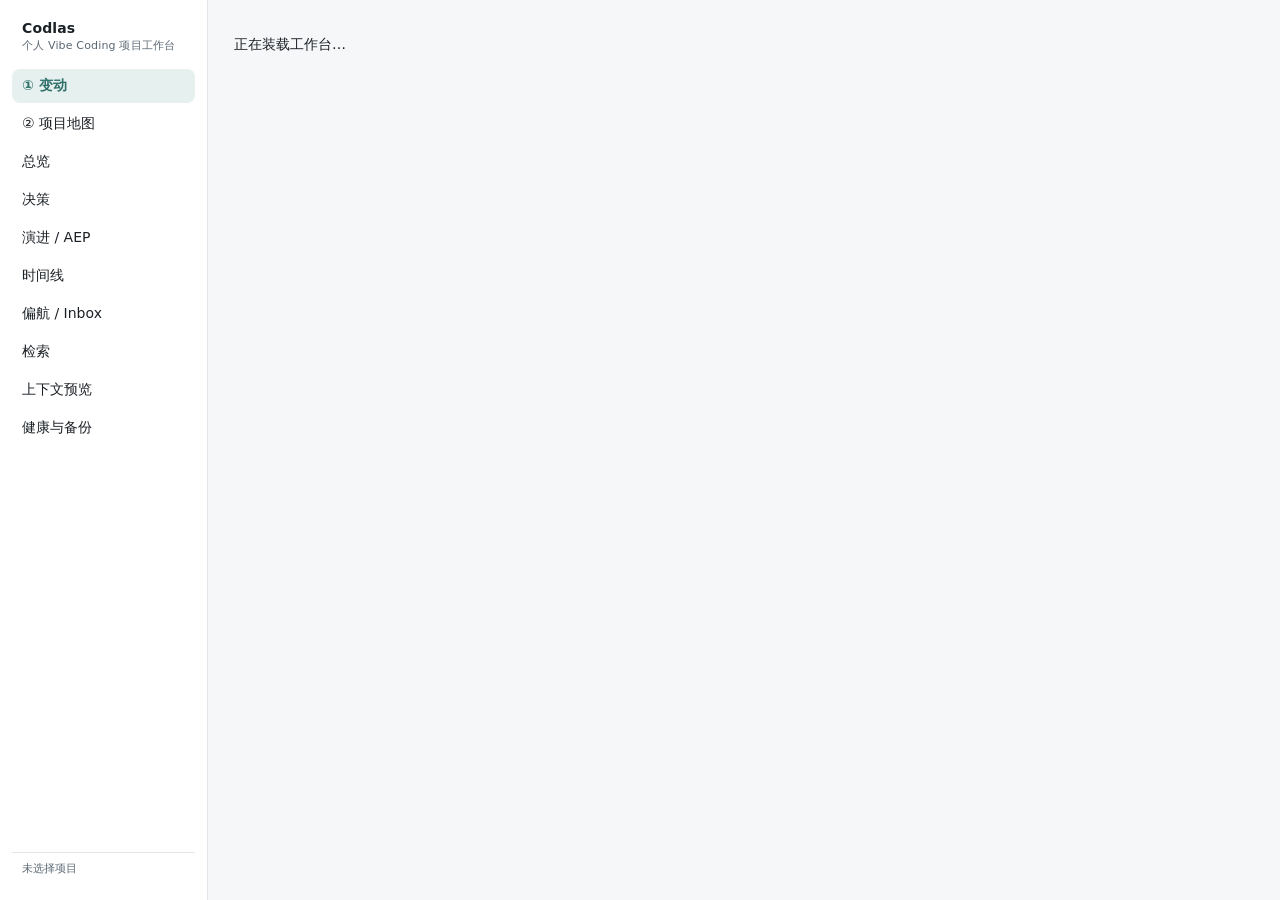
<file: apps/desktop/ui/index.html>
<!doctype html>
<html lang="zh">
  <head>
    <meta charset="utf-8" />
    <meta name="viewport" content="width=device-width, initial-scale=1" />
    <title>Codlas 工作台</title>
    <link rel="stylesheet" href="styles.css" />
  </head>
  <body>
    <div class="shell">
      <nav class="side" id="nav" aria-label="工作台">
        <div class="brand">Codlas<small>个人 Vibe Coding 项目工作台</small></div>
        <button data-screen="diff" aria-current="true">① 变动</button>
        <button data-screen="map">② 项目地图</button>
        <button data-screen="overview">总览</button>
        <button data-screen="decisions">决策</button>
        <button data-screen="evolution">演进 / AEP</button>
        <button data-screen="timeline">时间线</button>
        <button data-screen="drift">偏航 / Inbox</button>
        <button data-screen="search">检索</button>
        <button data-screen="context">上下文预览</button>
        <button data-screen="health">健康与备份</button>
        <div class="spacer"></div>
        <div class="ctx" id="ctx">未选择项目</div>
      </nav>
      <main class="work" id="work">
        <p class="boot">正在装载工作台…</p>
      </main>
    </div>
    <script src="app.js"></script>
  </body>
</html>
</file>
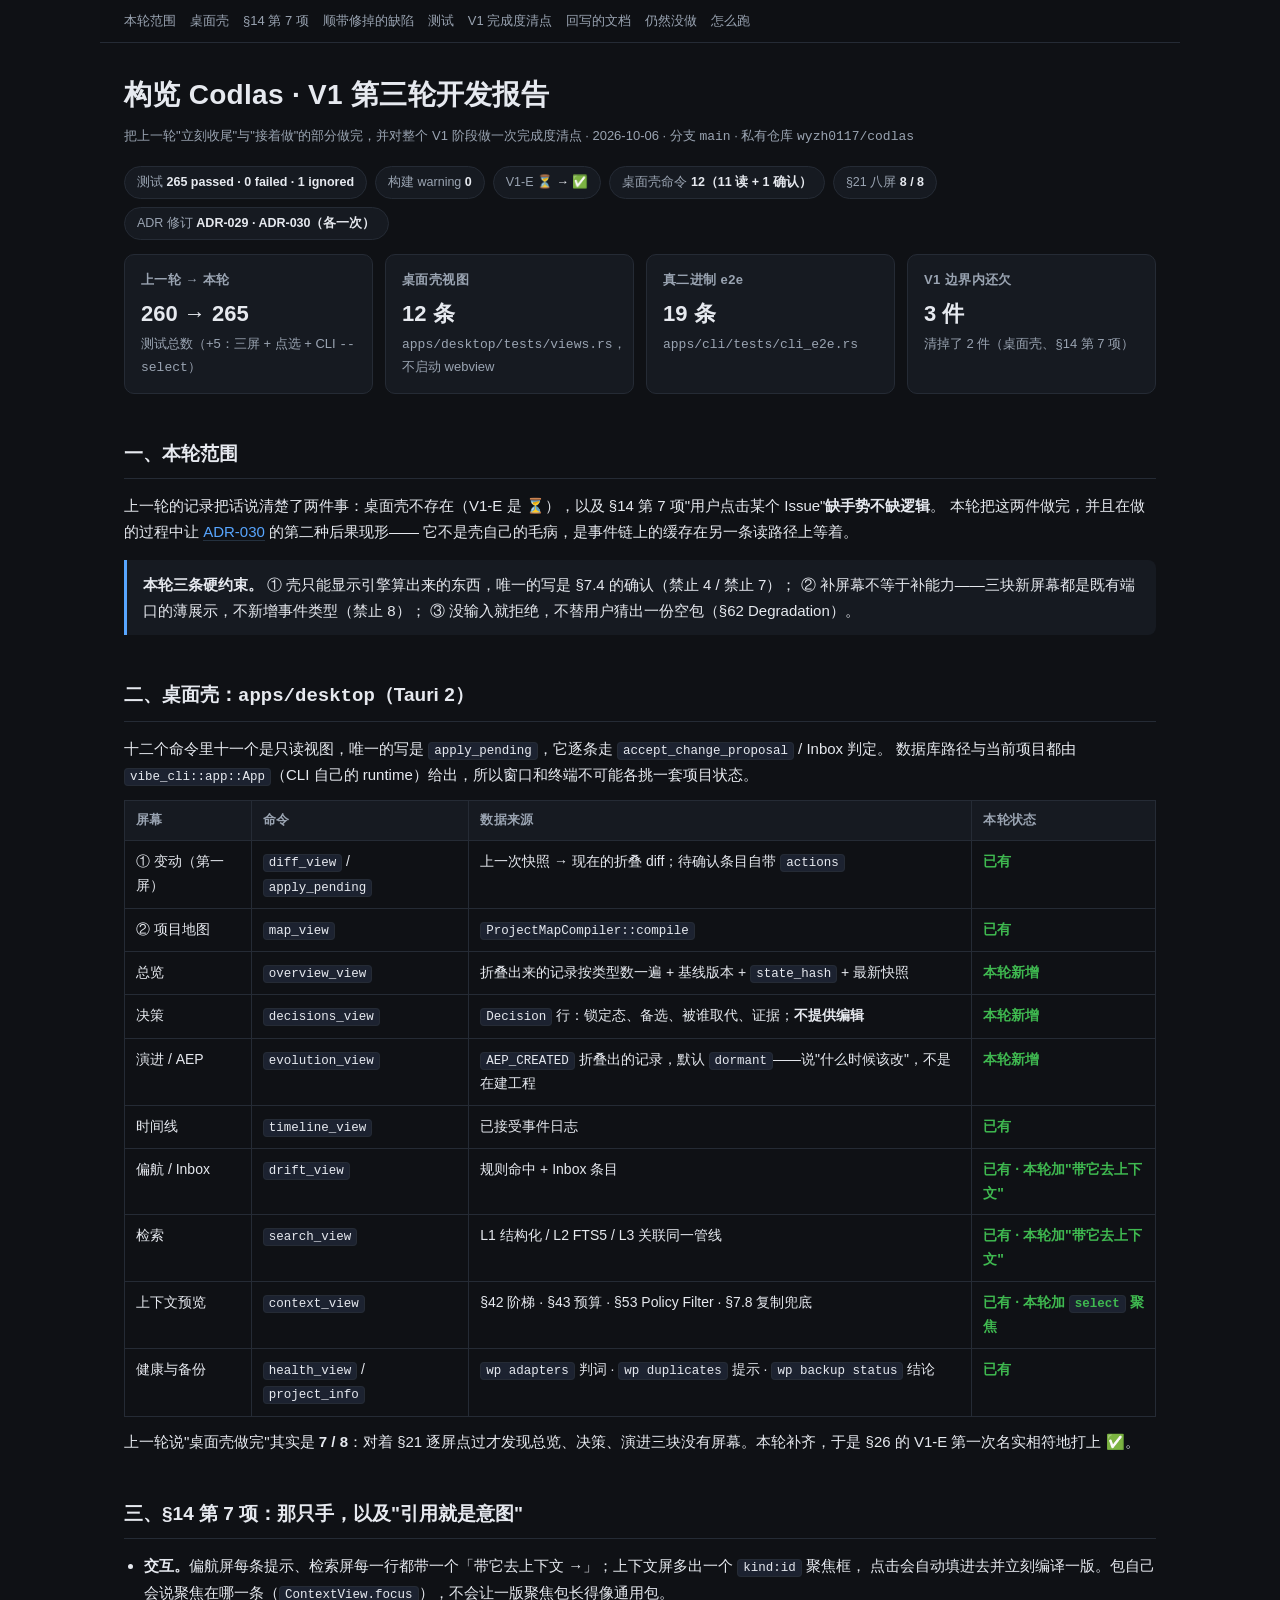
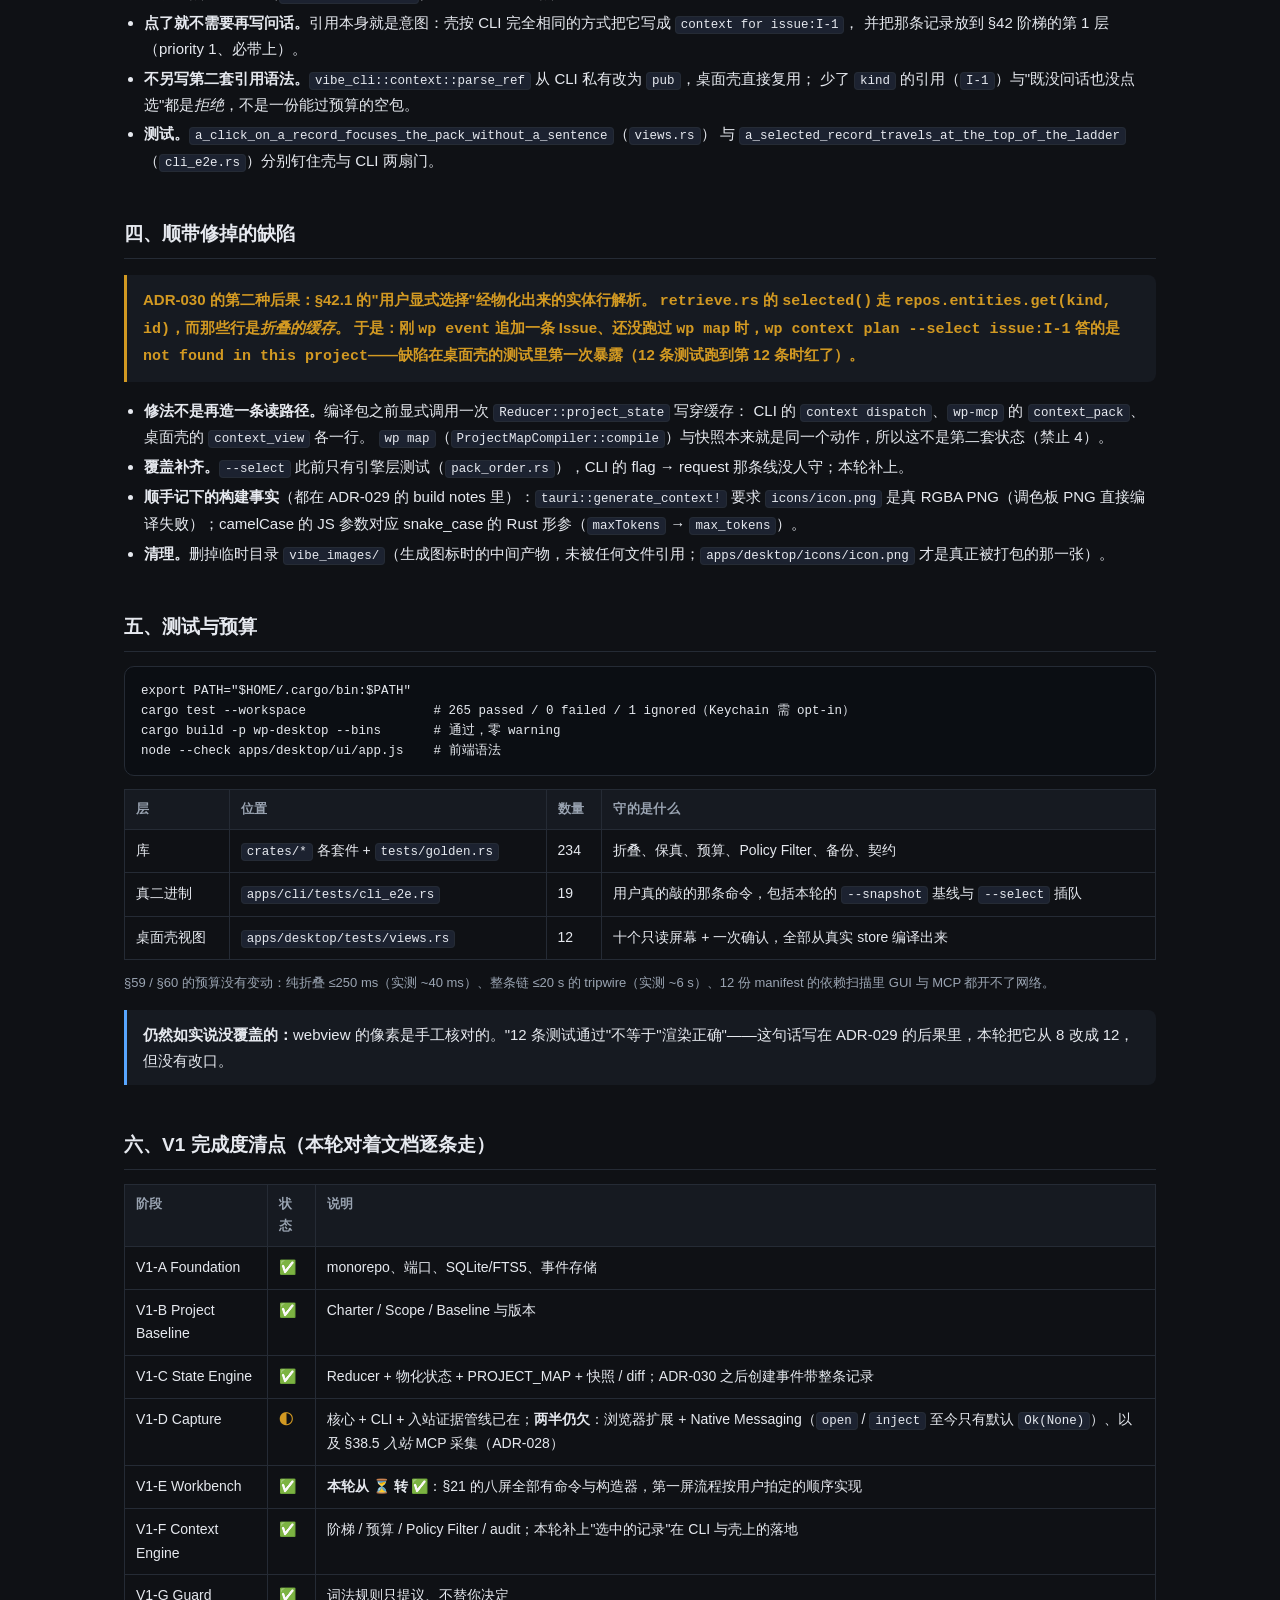
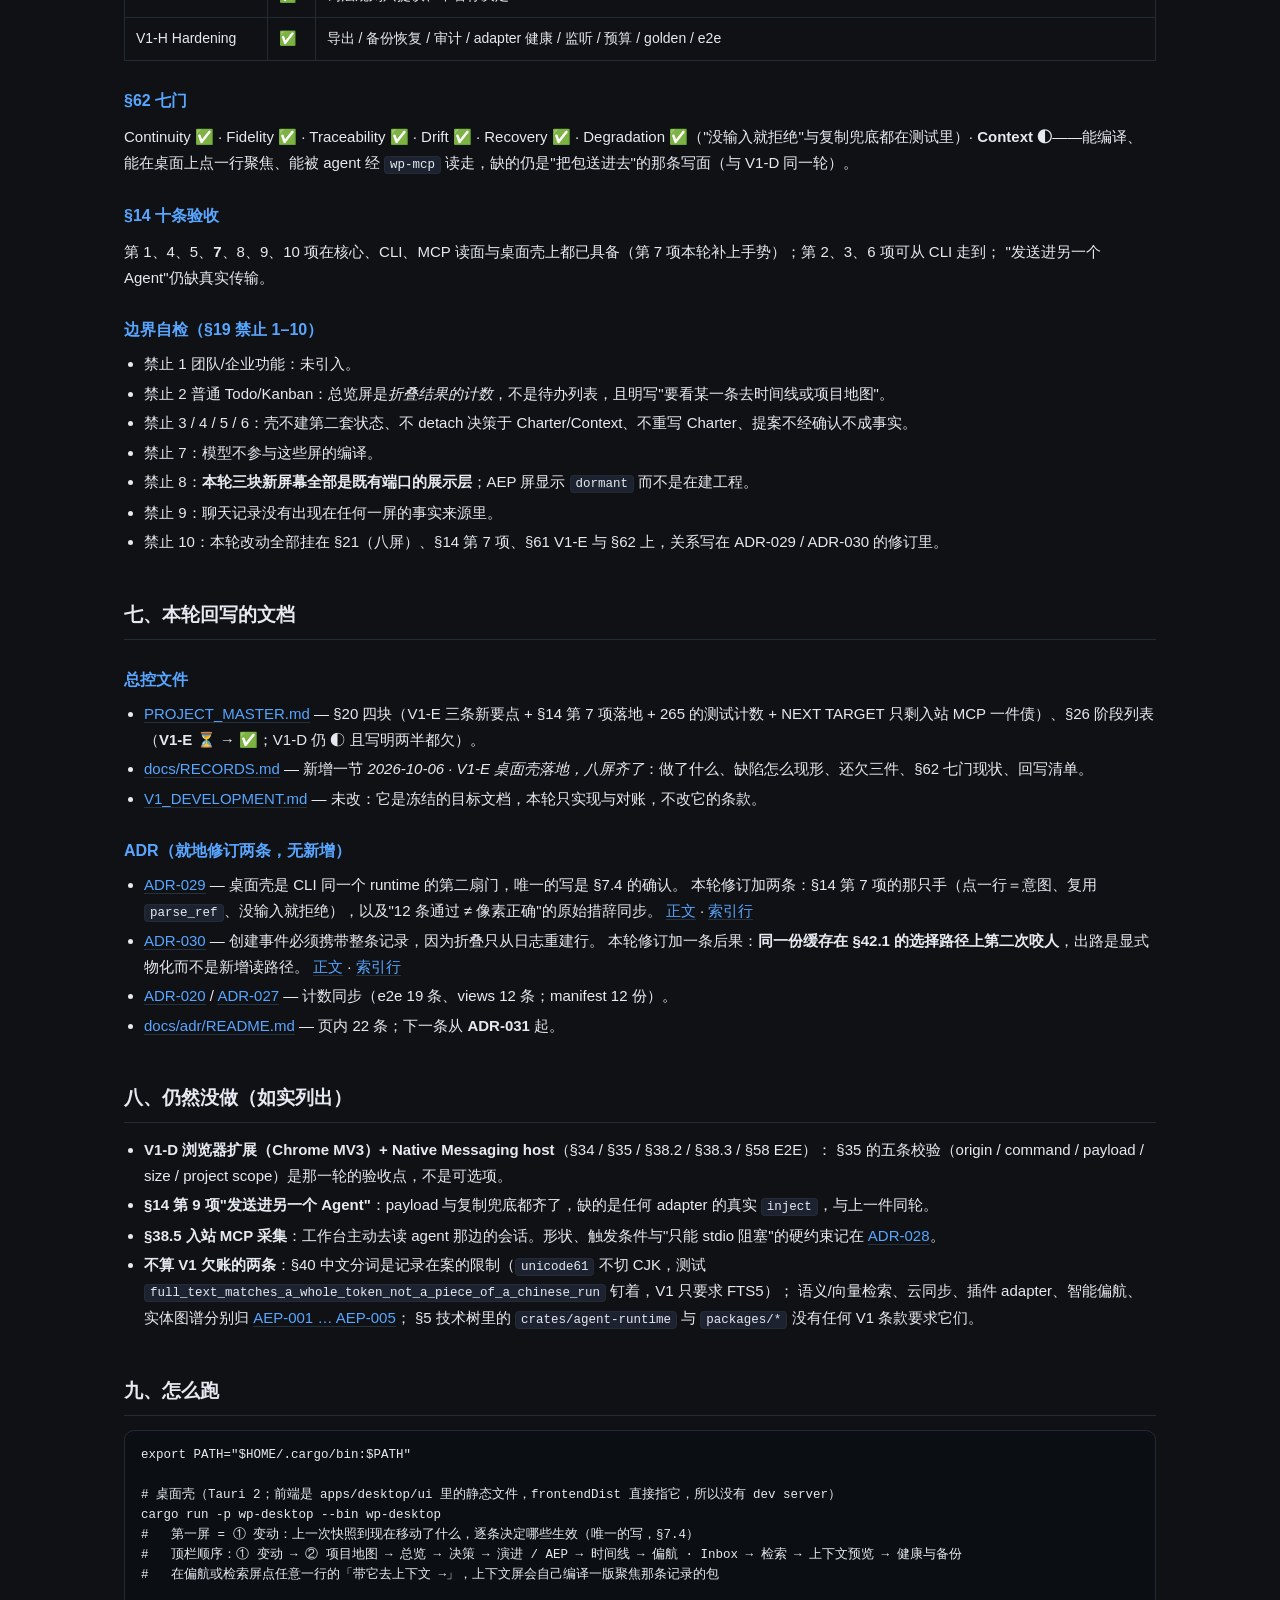
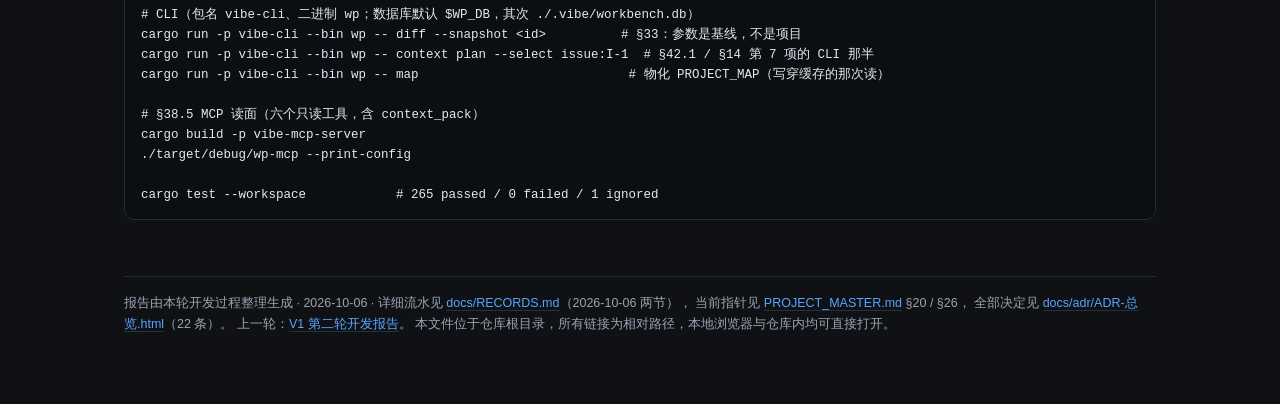
<file: V1第三轮开发报告.html>
<!DOCTYPE html>
<html lang="zh-CN">
<head>
<meta charset="utf-8">
<meta name="viewport" content="width=device-width, initial-scale=1">
<title>构览 Codlas · V1 第三轮开发报告（2026-10-06）</title>
<style>
  :root{
    --bg:#0f1115; --panel:#161a21; --ink:#e6e9ef; --muted:#9aa4b2;
    --line:#252b35; --ok:#3fb950; --warn:#d29922; --no:#f85149; --accent:#58a6ff;
  }
  *{box-sizing:border-box}
  body{margin:0;background:var(--bg);color:var(--ink);
    font:15px/1.7 -apple-system,"PingFang SC","Hiragino Sans GB","Microsoft YaHei",Helvetica,Arial,sans-serif}
  main{max-width:1080px;margin:0 auto;padding:40px 24px 96px}
  h1{font-size:28px;margin:0 0 6px;letter-spacing:.3px}
  h2{font-size:19px;margin:44px 0 14px;padding-bottom:8px;border-bottom:1px solid var(--line)}
  h3{font-size:16px;margin:26px 0 8px;color:var(--accent)}
  p{margin:10px 0}
  .sub{color:var(--muted);font-size:13px}
  .badges{display:flex;flex-wrap:wrap;gap:8px;margin:18px 0 6px}
  .badge{background:var(--panel);border:1px solid var(--line);border-radius:999px;
    padding:5px 12px;font-size:12.5px;color:var(--muted)}
  .badge b{color:var(--ink);font-weight:600}
  .grid{display:grid;grid-template-columns:repeat(auto-fit,minmax(210px,1fr));gap:12px;margin:14px 0}
  .card{background:var(--panel);border:1px solid var(--line);border-radius:10px;padding:14px 16px}
  .card h4{margin:0 0 4px;font-size:13px;color:var(--muted);font-weight:600;letter-spacing:.4px}
  .card .v{font-size:22px;font-weight:650}
  table{width:100%;border-collapse:collapse;margin:12px 0;font-size:14px}
  th,td{border:1px solid var(--line);padding:9px 11px;text-align:left;vertical-align:top}
  th{background:var(--panel);color:var(--muted);font-weight:600;font-size:12.5px;letter-spacing:.3px}
  td code,li code,p code{background:#1c2230;border:1px solid var(--line);border-radius:4px;
    padding:1px 5px;font-size:12.5px;font-family:ui-monospace,SFMono-Regular,Menlo,monospace}
  .ok{color:var(--ok);font-weight:600}
  .warn{color:var(--warn);font-weight:600}
  .no{color:var(--no);font-weight:600}
  a{color:var(--accent);text-decoration:none;border-bottom:1px solid #24313f}
  a:hover{border-bottom-color:var(--accent)}
  ul{margin:8px 0 8px 20px;padding:0}
  li{margin:4px 0}
  pre{background:#0b0e13;border:1px solid var(--line);border-radius:10px;padding:14px 16px;
    overflow:auto;font-size:12.5px;line-height:1.6;font-family:ui-monospace,SFMono-Regular,Menlo,monospace}
  .callout{border-left:3px solid var(--accent);background:var(--panel);
    padding:12px 16px;border-radius:0 8px 8px 0;margin:16px 0}
  .callout.warn{border-left-color:var(--warn)}
  nav{position:sticky;top:0;background:rgba(15,17,21,.92);backdrop-filter:blur(6px);
    border-bottom:1px solid var(--line);padding:10px 0;margin:-40px -24px 28px;z-index:2}
  nav .in{max-width:1080px;margin:0 auto;padding:0 24px;display:flex;flex-wrap:wrap;gap:14px;font-size:13px}
  nav a{border:0;color:var(--muted)}
  nav a:hover{color:var(--accent)}
  footer{margin-top:56px;padding-top:16px;border-top:1px solid var(--line);color:var(--muted);font-size:12.5px}
</style>
</head>
<body>
<main>

<nav><div class="in">
  <a href="#scope">本轮范围</a>
  <a href="#shell">桌面壳</a>
  <a href="#click">§14 第 7 项</a>
  <a href="#defects">顺带修掉的缺陷</a>
  <a href="#tests">测试</a>
  <a href="#audit">V1 完成度清点</a>
  <a href="#docs">回写的文档</a>
  <a href="#deferred">仍然没做</a>
  <a href="#run">怎么跑</a>
</div></nav>

<h1>构览 Codlas · V1 第三轮开发报告</h1>
<div class="sub">把上一轮"立刻收尾"与"接着做"的部分做完，并对整个 V1 阶段做一次完成度清点 · 2026-10-06 · 分支 <code>main</code> · 私有仓库 <code>wyzh0117/codlas</code></div>

<div class="badges">
  <span class="badge">测试 <b>265 passed · 0 failed · 1 ignored</b></span>
  <span class="badge">构建 warning <b>0</b></span>
  <span class="badge">V1-E <b>⏳ → ✅</b></span>
  <span class="badge">桌面壳命令 <b>12（11 读 + 1 确认）</b></span>
  <span class="badge">§21 八屏 <b>8 / 8</b></span>
  <span class="badge">ADR 修订 <b>ADR-029 · ADR-030（各一次）</b></span>
</div>

<div class="grid">
  <div class="card"><h4>上一轮 → 本轮</h4><div class="v">260 → 265</div><div class="sub">测试总数（+5：三屏 + 点选 + CLI <code>--select</code>）</div></div>
  <div class="card"><h4>桌面壳视图</h4><div class="v">12 条</div><div class="sub"><code>apps/desktop/tests/views.rs</code>，不启动 webview</div></div>
  <div class="card"><h4>真二进制 e2e</h4><div class="v">19 条</div><div class="sub"><code>apps/cli/tests/cli_e2e.rs</code></div></div>
  <div class="card"><h4>V1 边界内还欠</h4><div class="v">3 件</div><div class="sub">清掉了 2 件（桌面壳、§14 第 7 项）</div></div>
</div>

<h2 id="scope">一、本轮范围</h2>
<p>上一轮的记录把话说清楚了两件事：桌面壳不存在（V1-E 是 ⏳），以及 §14 第 7 项"用户点击某个 Issue"<strong>缺手势不缺逻辑</strong>。
本轮把这两件做完，并且在做的过程中让 <a href="docs/adr/ADR-总览.html#adr-030">ADR-030</a> 的第二种后果现形——
它不是壳自己的毛病，是事件链上的缓存在另一条读路径上等着。</p>
<div class="callout">
  <strong>本轮三条硬约束。</strong>
  ① 壳只能显示引擎算出来的东西，唯一的写是 §7.4 的确认（禁止 4 / 禁止 7）；
  ② 补屏幕不等于补能力——三块新屏幕都是既有端口的薄展示，不新增事件类型（禁止 8）；
  ③ 没输入就拒绝，不替用户猜出一份空包（§62 Degradation）。
</div>

<h2 id="shell">二、桌面壳：<code>apps/desktop</code>（Tauri 2）</h2>
<p>十二个命令里十一个是只读视图，唯一的写是 <code>apply_pending</code>，它逐条走 <code>accept_change_proposal</code> / Inbox 判定。
数据库路径与当前项目都由 <code>vibe_cli::app::App</code>（CLI 自己的 runtime）给出，所以窗口和终端不可能各挑一套项目状态。</p>
<table>
  <tr><th>屏幕</th><th>命令</th><th>数据来源</th><th>本轮状态</th></tr>
  <tr><td>① 变动（第一屏）</td><td><code>diff_view</code> / <code>apply_pending</code></td><td>上一次快照 → 现在的折叠 diff；待确认条目自带 <code>actions</code></td><td class="ok">已有</td></tr>
  <tr><td>② 项目地图</td><td><code>map_view</code></td><td><code>ProjectMapCompiler::compile</code></td><td class="ok">已有</td></tr>
  <tr><td>总览</td><td><code>overview_view</code></td><td>折叠出来的记录按类型数一遍 + 基线版本 + <code>state_hash</code> + 最新快照</td><td class="ok">本轮新增</td></tr>
  <tr><td>决策</td><td><code>decisions_view</code></td><td><code>Decision</code> 行：锁定态、备选、被谁取代、证据；<strong>不提供编辑</strong></td><td class="ok">本轮新增</td></tr>
  <tr><td>演进 / AEP</td><td><code>evolution_view</code></td><td><code>AEP_CREATED</code> 折叠出的记录，默认 <code>dormant</code>——说"什么时候该改"，不是在建工程</td><td class="ok">本轮新增</td></tr>
  <tr><td>时间线</td><td><code>timeline_view</code></td><td>已接受事件日志</td><td class="ok">已有</td></tr>
  <tr><td>偏航 / Inbox</td><td><code>drift_view</code></td><td>规则命中 + Inbox 条目</td><td class="ok">已有 · 本轮加"带它去上下文"</td></tr>
  <tr><td>检索</td><td><code>search_view</code></td><td>L1 结构化 / L2 FTS5 / L3 关联同一管线</td><td class="ok">已有 · 本轮加"带它去上下文"</td></tr>
  <tr><td>上下文预览</td><td><code>context_view</code></td><td>§42 阶梯 · §43 预算 · §53 Policy Filter · §7.8 复制兜底</td><td class="ok">已有 · 本轮加 <code>select</code> 聚焦</td></tr>
  <tr><td>健康与备份</td><td><code>health_view</code> / <code>project_info</code></td><td><code>wp adapters</code> 判词 · <code>wp duplicates</code> 提示 · <code>wp backup status</code> 结论</td><td class="ok">已有</td></tr>
</table>
<p>上一轮说"桌面壳做完"其实是 <strong>7 / 8</strong>：对着 §21 逐屏点过才发现总览、决策、演进三块没有屏幕。本轮补齐，于是 §26 的 V1-E 第一次名实相符地打上 ✅。</p>

<h2 id="click">三、§14 第 7 项：那只手，以及"引用就是意图"</h2>
<ul>
  <li><strong>交互。</strong>偏航屏每条提示、检索屏每一行都带一个「带它去上下文 →」；上下文屏多出一个 <code>kind:id</code> 聚焦框，
点击会自动填进去并立刻编译一版。包自己会说聚焦在哪一条（<code>ContextView.focus</code>），不会让一版聚焦包长得像通用包。</li>
  <li><strong>点了就不需要再写问话。</strong>引用本身就是意图：壳按 CLI 完全相同的方式把它写成 <code>context for issue:I-1</code>，
并把那条记录放到 §42 阶梯的第 1 层（priority 1、必带上）。</li>
  <li><strong>不另写第二套引用语法。</strong><code>vibe_cli::context::parse_ref</code> 从 CLI 私有改为 <code>pub</code>，桌面壳直接复用；
少了 <code>kind</code> 的引用（<code>I-1</code>）与"既没问话也没点选"都是<em>拒绝</em>，不是一份能过预算的空包。</li>
  <li><strong>测试。</strong><code>a_click_on_a_record_focuses_the_pack_without_a_sentence</code>（<code>views.rs</code>）
与 <code>a_selected_record_travels_at_the_top_of_the_ladder</code>（<code>cli_e2e.rs</code>）分别钉住壳与 CLI 两扇门。</li>
</ul>

<h2 id="defects">四、顺带修掉的缺陷</h2>
<div class="callout warn">
  <strong>ADR-030 的第二种后果：§42.1 的"用户显式选择"经物化出来的实体行解析。</strong>
  <code>retrieve.rs</code> 的 <code>selected()</code> 走 <code>repos.entities.get(kind, id)</code>，而那些行是<em>折叠的缓存</em>。
  于是：刚 <code>wp event</code> 追加一条 Issue、还没跑过 <code>wp map</code> 时，<code>wp context plan --select issue:I-1</code>
  答的是 <code>not found in this project</code>——缺陷在桌面壳的测试里第一次暴露（12 条测试跑到第 12 条时红了）。
</div>
<ul>
  <li><strong>修法不是再造一条读路径。</strong>编译包之前显式调用一次 <code>Reducer::project_state</code> 写穿缓存：
CLI 的 <code>context dispatch</code>、<code>wp-mcp</code> 的 <code>context_pack</code>、桌面壳的 <code>context_view</code> 各一行。
<code>wp map</code>（<code>ProjectMapCompiler::compile</code>）与快照本来就是同一个动作，所以这不是第二套状态（禁止 4）。</li>
  <li><strong>覆盖补齐。</strong><code>--select</code> 此前只有引擎层测试（<code>pack_order.rs</code>），CLI 的 flag → request 那条线没人守；本轮补上。</li>
  <li><strong>顺手记下的构建事实</strong>（都在 ADR-029 的 build notes 里）：<code>tauri::generate_context!</code> 要求 <code>icons/icon.png</code> 是真 RGBA PNG（调色板 PNG 直接编译失败）；camelCase 的 JS 参数对应 snake_case 的 Rust 形参（<code>maxTokens</code> → <code>max_tokens</code>）。</li>
  <li><strong>清理。</strong>删掉临时目录 <code>vibe_images/</code>（生成图标时的中间产物，未被任何文件引用；<code>apps/desktop/icons/icon.png</code> 才是真正被打包的那一张）。</li>
</ul>

<h2 id="tests">五、测试与预算</h2>
<pre>export PATH="$HOME/.cargo/bin:$PATH"
cargo test --workspace                 # 265 passed / 0 failed / 1 ignored（Keychain 需 opt-in）
cargo build -p wp-desktop --bins       # 通过，零 warning
node --check apps/desktop/ui/app.js    # 前端语法</pre>
<table>
  <tr><th>层</th><th>位置</th><th>数量</th><th>守的是什么</th></tr>
  <tr><td>库</td><td><code>crates/*</code> 各套件 + <code>tests/golden.rs</code></td><td>234</td><td>折叠、保真、预算、Policy Filter、备份、契约</td></tr>
  <tr><td>真二进制</td><td><code>apps/cli/tests/cli_e2e.rs</code></td><td>19</td><td>用户真的敲的那条命令，包括本轮的 <code>--snapshot</code> 基线与 <code>--select</code> 插队</td></tr>
  <tr><td>桌面壳视图</td><td><code>apps/desktop/tests/views.rs</code></td><td>12</td><td>十个只读屏幕 + 一次确认，全部从真实 store 编译出来</td></tr>
</table>
<p class="sub">§59 / §60 的预算没有变动：纯折叠 ≤250 ms（实测 ~40 ms）、整条链 ≤20 s 的 tripwire（实测 ~6 s）、12 份 manifest 的依赖扫描里 GUI 与 MCP 都开不了网络。</p>
<div class="callout"><strong>仍然如实说没覆盖的：</strong>webview 的像素是手工核对的。"12 条测试通过"不等于"渲染正确"——这句话写在 ADR-029 的后果里，本轮把它从 8 改成 12，但没有改口。</div>

<h2 id="audit">六、V1 完成度清点（本轮对着文档逐条走）</h2>
<table>
  <tr><th>阶段</th><th>状态</th><th>说明</th></tr>
  <tr><td>V1-A Foundation</td><td class="ok">✅</td><td>monorepo、端口、SQLite/FTS5、事件存储</td></tr>
  <tr><td>V1-B Project Baseline</td><td class="ok">✅</td><td>Charter / Scope / Baseline 与版本</td></tr>
  <tr><td>V1-C State Engine</td><td class="ok">✅</td><td>Reducer + 物化状态 + PROJECT_MAP + 快照 / diff；ADR-030 之后创建事件带整条记录</td></tr>
  <tr><td>V1-D Capture</td><td class="warn">◐</td><td>核心 + CLI + 入站证据管线已在；<strong>两半仍欠</strong>：浏览器扩展 + Native Messaging（<code>open</code> / <code>inject</code> 至今只有默认 <code>Ok(None)</code>）、以及 §38.5 <em>入站</em> MCP 采集（ADR-028）</td></tr>
  <tr><td>V1-E Workbench</td><td class="ok">✅</td><td><strong>本轮从 ⏳ 转 ✅</strong>：§21 的八屏全部有命令与构造器，第一屏流程按用户拍定的顺序实现</td></tr>
  <tr><td>V1-F Context Engine</td><td class="ok">✅</td><td>阶梯 / 预算 / Policy Filter / audit；本轮补上"选中的记录"在 CLI 与壳上的落地</td></tr>
  <tr><td>V1-G Guard</td><td class="ok">✅</td><td>词法规则只提议、不替你决定</td></tr>
  <tr><td>V1-H Hardening</td><td class="ok">✅</td><td>导出 / 备份恢复 / 审计 / adapter 健康 / 监听 / 预算 / golden / e2e</td></tr>
</table>
<h3>§62 七门</h3>
<p>Continuity ✅ · Fidelity ✅ · Traceability ✅ · Drift ✅ · Recovery ✅ · Degradation ✅（"没输入就拒绝"与复制兜底都在测试里）·
<strong>Context ◐</strong>——能编译、能在桌面上点一行聚焦、能被 agent 经 <code>wp-mcp</code> 读走，缺的仍是"把包送进去"的那条写面（与 V1-D 同一轮）。</p>
<h3>§14 十条验收</h3>
<p>第 1、4、5、<strong>7</strong>、8、9、10 项在核心、CLI、MCP 读面与桌面壳上都已具备（第 7 项本轮补上手势）；第 2、3、6 项可从 CLI 走到；
"发送进另一个 Agent"仍缺真实传输。</p>
<h3>边界自检（§19 禁止 1–10）</h3>
<ul>
  <li>禁止 1 团队/企业功能：未引入。</li>
  <li>禁止 2 普通 Todo/Kanban：总览屏是<em>折叠结果的计数</em>，不是待办列表，且明写"要看某一条去时间线或项目地图"。</li>
  <li>禁止 3 / 4 / 5 / 6：壳不建第二套状态、不 detach 决策于 Charter/Context、不重写 Charter、提案不经确认不成事实。</li>
  <li>禁止 7：模型不参与这些屏的编译。</li>
  <li>禁止 8：<strong>本轮三块新屏幕全部是既有端口的展示层</strong>；AEP 屏显示 <code>dormant</code> 而不是在建工程。</li>
  <li>禁止 9：聊天记录没有出现在任何一屏的事实来源里。</li>
  <li>禁止 10：本轮改动全部挂在 §21（八屏）、§14 第 7 项、§61 V1-E 与 §62 上，关系写在 ADR-029 / ADR-030 的修订里。</li>
</ul>

<h2 id="docs">七、本轮回写的文档</h2>
<h3>总控文件</h3>
<ul>
  <li><a href="PROJECT_MASTER.md">PROJECT_MASTER.md</a> — §20 四块（V1-E 三条新要点 + §14 第 7 项落地 + 265 的测试计数 + NEXT TARGET 只剩入站 MCP 一件债）、§26 阶段列表（<strong>V1-E ⏳ → ✅</strong>；V1-D 仍 ◐ 且写明两半都欠）。</li>
  <li><a href="docs/RECORDS.md">docs/RECORDS.md</a> — 新增一节 <em>2026-10-06 · V1-E 桌面壳落地，八屏齐了</em>：做了什么、缺陷怎么现形、还欠三件、§62 七门现状、回写清单。</li>
  <li><a href="V1_DEVELOPMENT.md">V1_DEVELOPMENT.md</a> — 未改：它是冻结的目标文档，本轮只实现与对账，不改它的条款。</li>
</ul>
<h3>ADR（就地修订两条，无新增）</h3>
<ul>
  <li><a href="docs/adr/ADR-总览.html#adr-029">ADR-029</a> — 桌面壳是 CLI 同一个 runtime 的第二扇门，唯一的写是 §7.4 的确认。
本轮修订加两条：§14 第 7 项的那只手（点一行＝意图、复用 <code>parse_ref</code>、没输入就拒绝），以及"12 条通过 ≠ 像素正确"的原始措辞同步。
<a href="docs/adr/ADR-总览.html#adr-029">正文</a> · <a href="docs/adr/README.md">索引行</a></li>
  <li><a href="docs/adr/ADR-总览.html#adr-030">ADR-030</a> — 创建事件必须携带整条记录，因为折叠只从日志重建行。
本轮修订加一条后果：<strong>同一份缓存在 §42.1 的选择路径上第二次咬人</strong>，出路是显式物化而不是新增读路径。
<a href="docs/adr/ADR-总览.html#adr-030">正文</a> · <a href="docs/adr/README.md">索引行</a></li>
  <li><a href="docs/adr/ADR-总览.html#adr-020">ADR-020</a> / <a href="docs/adr/ADR-总览.html#adr-027">ADR-027</a> — 计数同步（e2e 19 条、views 12 条；manifest 12 份）。</li>
  <li><a href="docs/adr/README.md">docs/adr/README.md</a> — 页内 22 条；下一条从 <strong>ADR-031</strong> 起。</li>
</ul>

<h2 id="deferred">八、仍然没做（如实列出）</h2>
<ul>
  <li><strong>V1-D 浏览器扩展（Chrome MV3）+ Native Messaging host</strong>（§34 / §35 / §38.2 / §38.3 / §58 E2E）：
§35 的五条校验（origin / command / payload / size / project scope）是那一轮的验收点，不是可选项。</li>
  <li><strong>§14 第 9 项"发送进另一个 Agent"</strong>：payload 与复制兜底都齐了，缺的是任何 adapter 的真实 <code>inject</code>，与上一件同轮。</li>
  <li><strong>§38.5 入站 MCP 采集</strong>：工作台主动去读 agent 那边的会话。形状、触发条件与"只能 stdio 阻塞"的硬约束记在 <a href="docs/adr/ADR-总览.html#adr-028">ADR-028</a>。</li>
  <li><strong>不算 V1 欠账的两条</strong>：§40 中文分词是记录在案的限制（<code>unicode61</code> 不切 CJK，测试
<code>full_text_matches_a_whole_token_not_a_piece_of_a_chinese_run</code> 钉着，V1 只要求 FTS5）；
语义/向量检索、云同步、插件 adapter、智能偏航、实体图谱分别归 <a href="docs/evolution/">AEP-001 … AEP-005</a>；
§5 技术树里的 <code>crates/agent-runtime</code> 与 <code>packages/*</code> 没有任何 V1 条款要求它们。</li>
</ul>

<h2 id="run">九、怎么跑</h2>
<pre>export PATH="$HOME/.cargo/bin:$PATH"

# 桌面壳（Tauri 2；前端是 apps/desktop/ui 里的静态文件，frontendDist 直接指它，所以没有 dev server）
cargo run -p wp-desktop --bin wp-desktop
#   第一屏 = ① 变动：上一次快照到现在移动了什么，逐条决定哪些生效（唯一的写，§7.4）
#   顶栏顺序：① 变动 → ② 项目地图 → 总览 → 决策 → 演进 / AEP → 时间线 → 偏航 · Inbox → 检索 → 上下文预览 → 健康与备份
#   在偏航或检索屏点任意一行的「带它去上下文 →」，上下文屏会自己编译一版聚焦那条记录的包

# CLI（包名 vibe-cli、二进制 wp；数据库默认 $WP_DB，其次 ./.vibe/workbench.db）
cargo run -p vibe-cli --bin wp -- diff --snapshot &lt;id&gt;          # §33：参数是基线，不是项目
cargo run -p vibe-cli --bin wp -- context plan --select issue:I-1  # §42.1 / §14 第 7 项的 CLI 那半
cargo run -p vibe-cli --bin wp -- map                            # 物化 PROJECT_MAP（写穿缓存的那次读）

# §38.5 MCP 读面（六个只读工具，含 context_pack）
cargo build -p vibe-mcp-server
./target/debug/wp-mcp --print-config

cargo test --workspace            # 265 passed / 0 failed / 1 ignored</pre>

<footer>
  报告由本轮开发过程整理生成 · 2026-10-06 ·
  详细流水见 <a href="docs/RECORDS.md">docs/RECORDS.md</a>（2026-10-06 两节），
  当前指针见 <a href="PROJECT_MASTER.md">PROJECT_MASTER.md</a> §20 / §26，
  全部决定见 <a href="docs/adr/ADR-总览.html">docs/adr/ADR-总览.html</a>（22 条）。
  上一轮：<a href="V1第二轮开发报告.html">V1 第二轮开发报告</a>。
  本文件位于仓库根目录，所有链接为相对路径，本地浏览器与仓库内均可直接打开。
</footer>

</main>
</body>
</html>
</file>
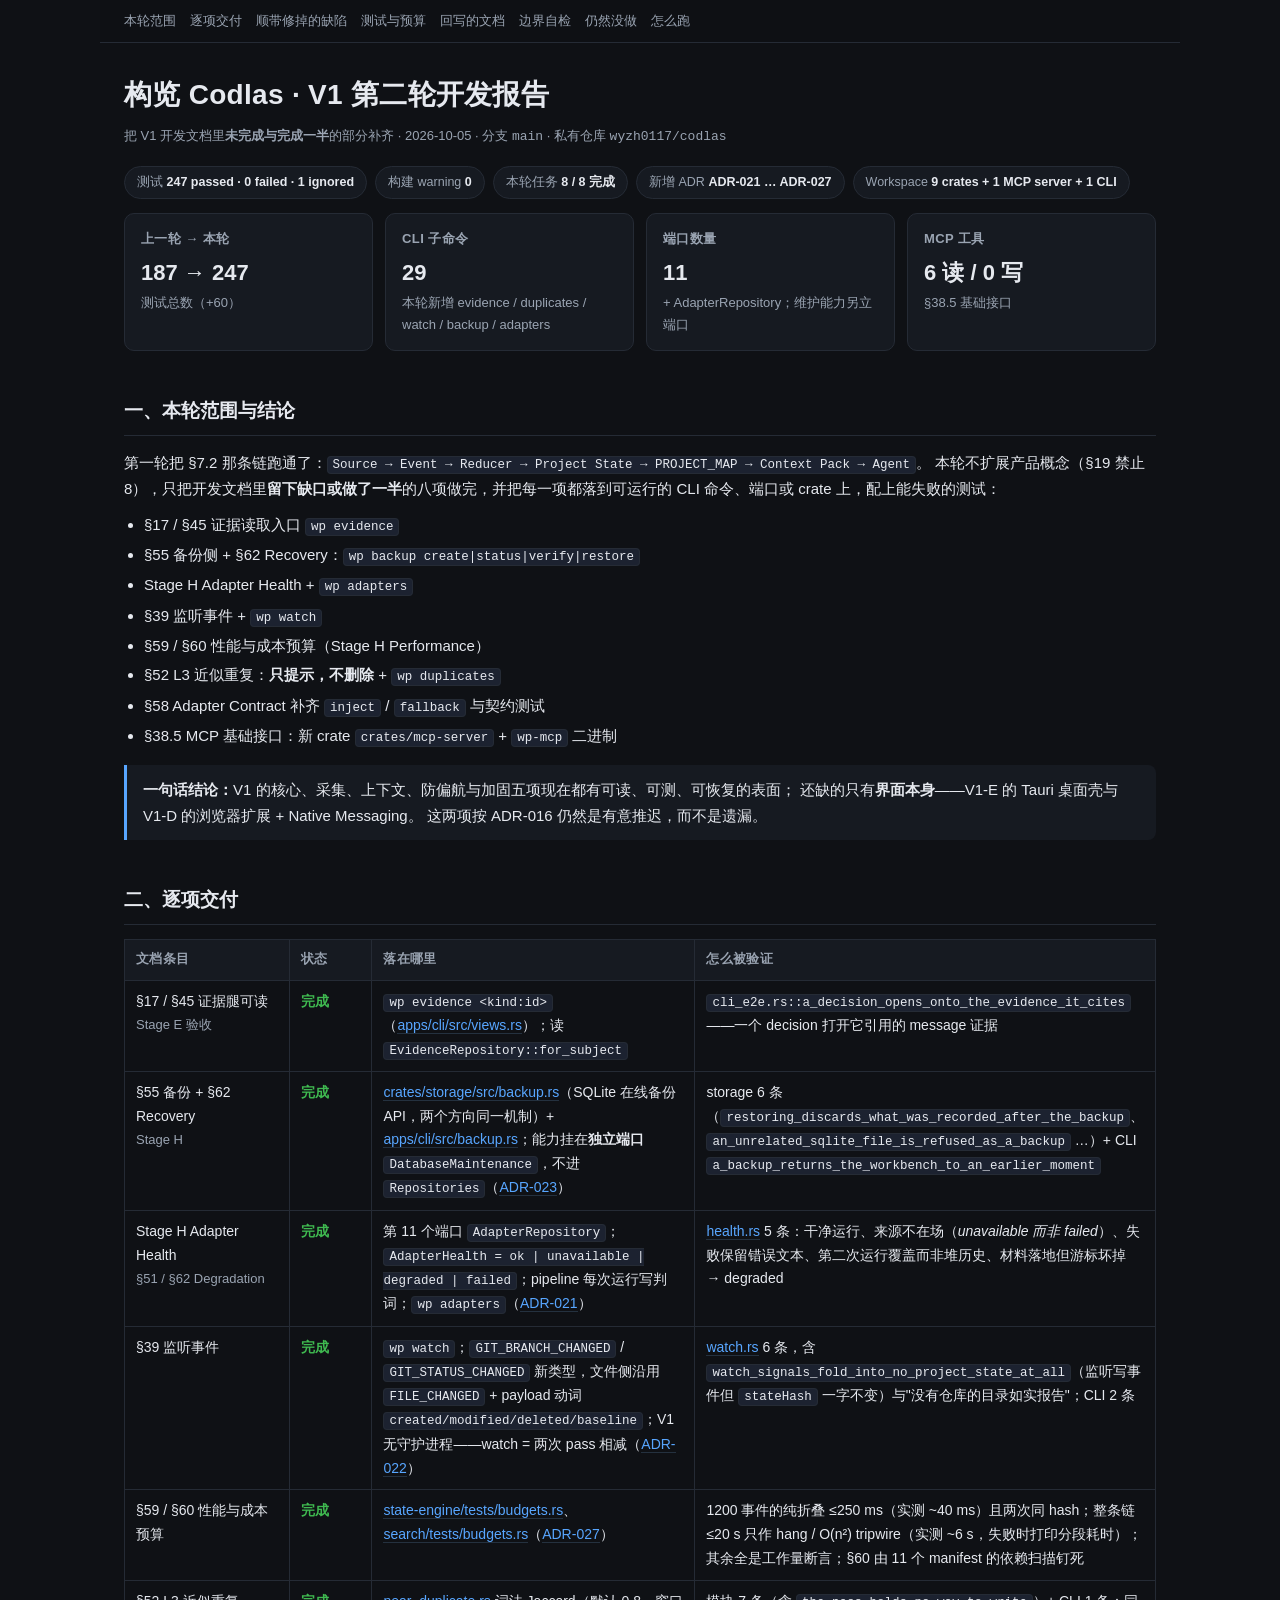
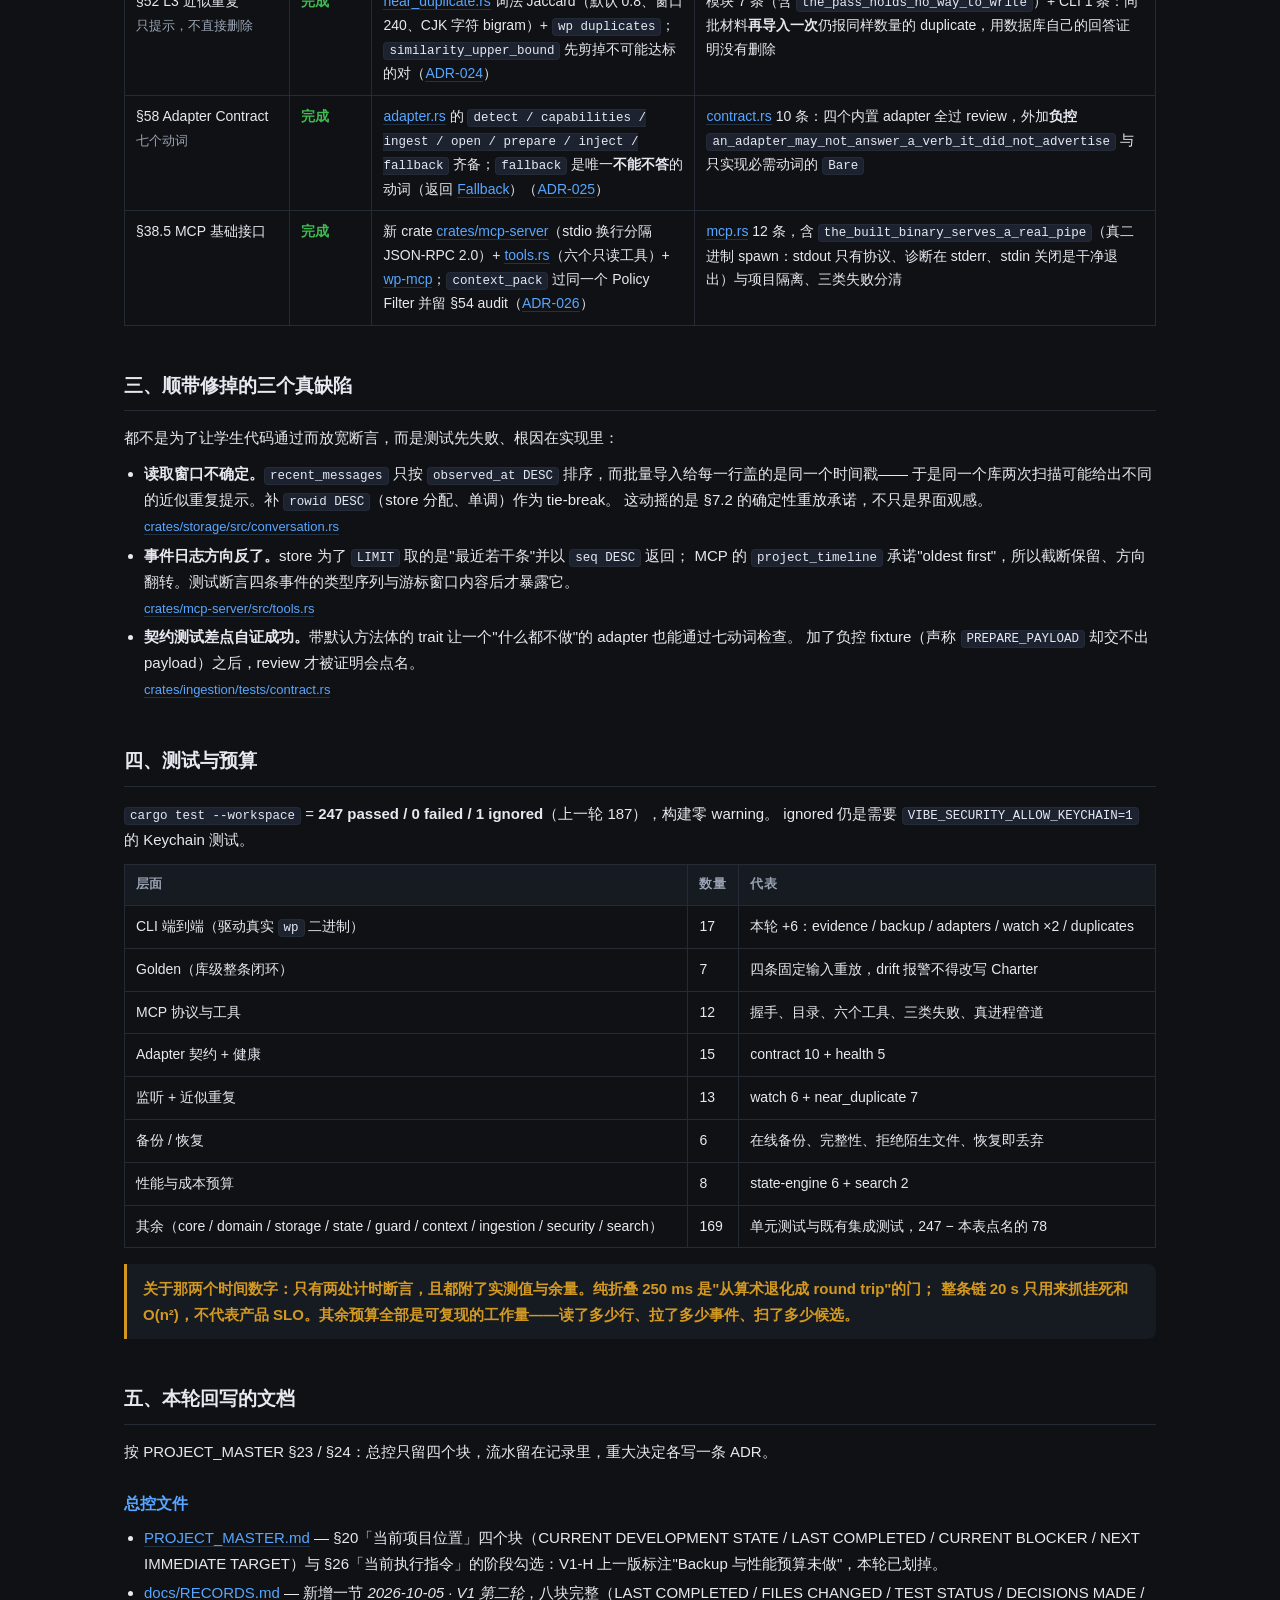
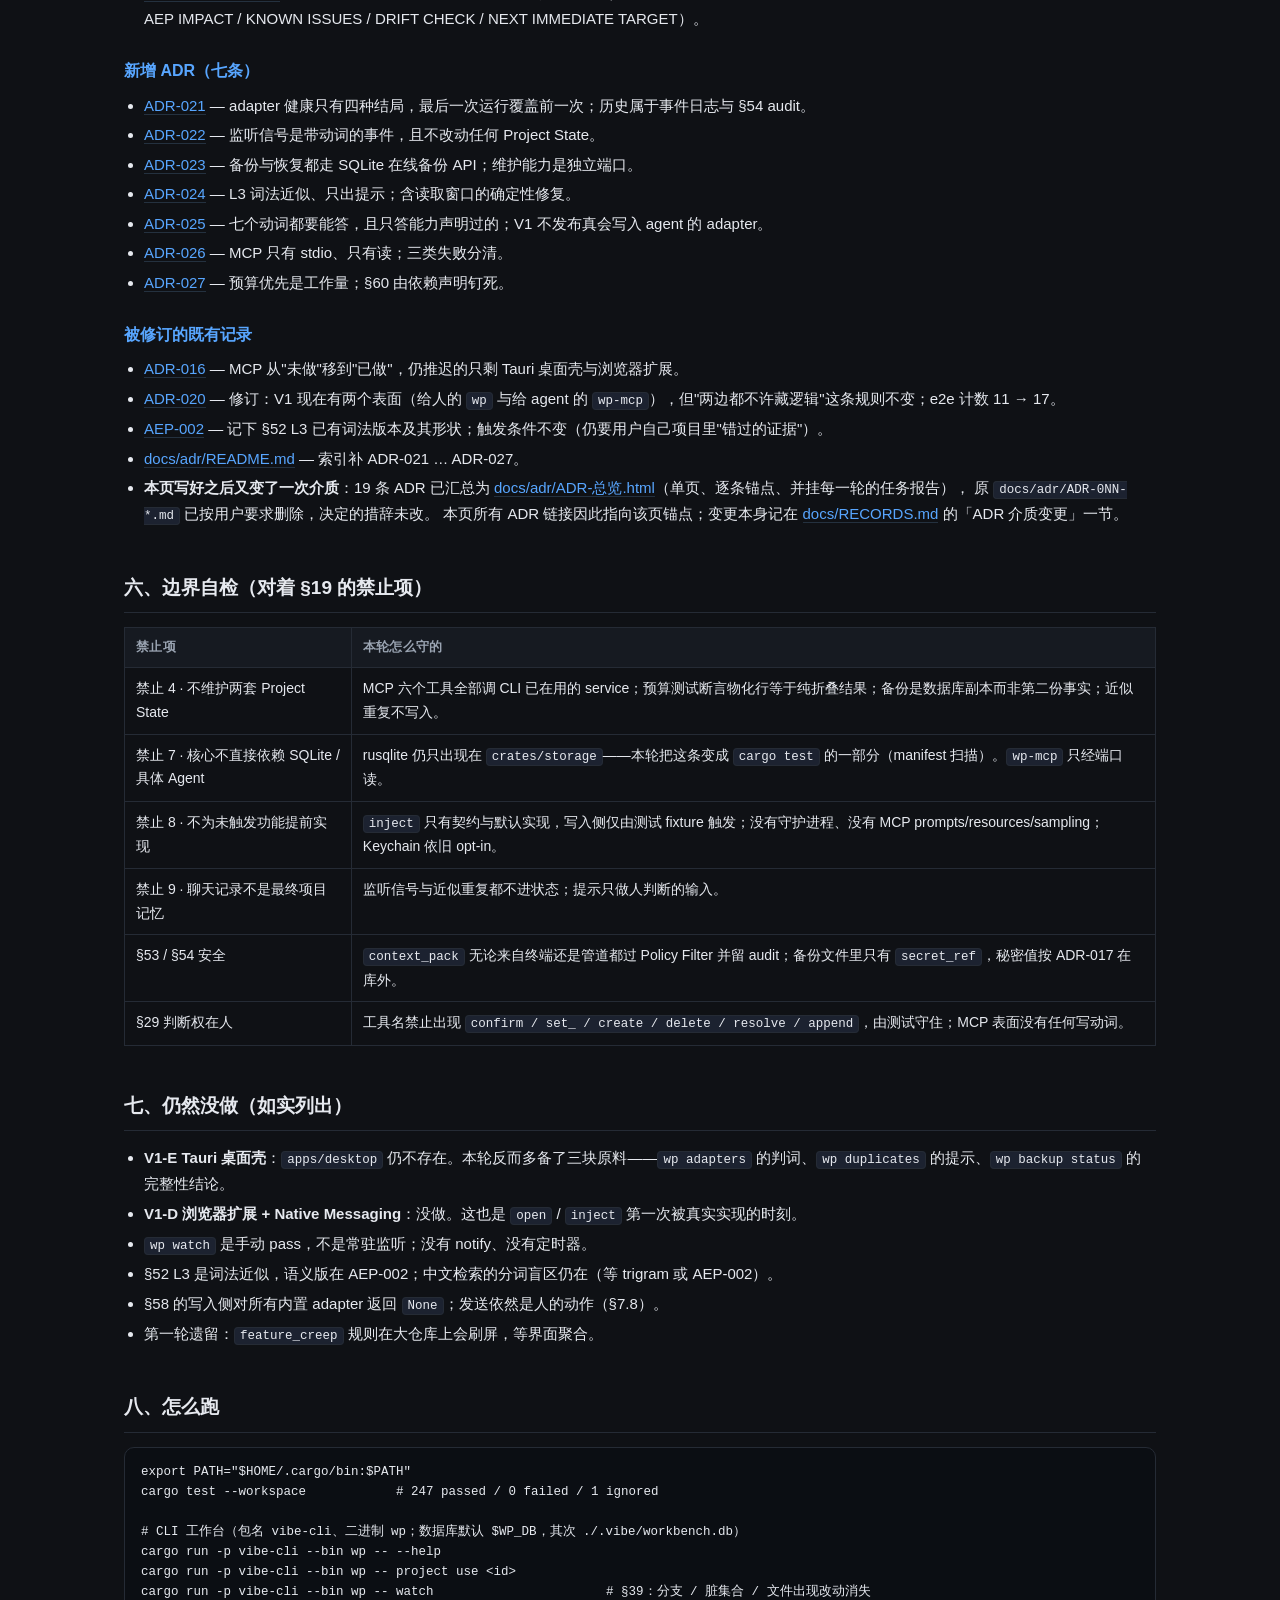
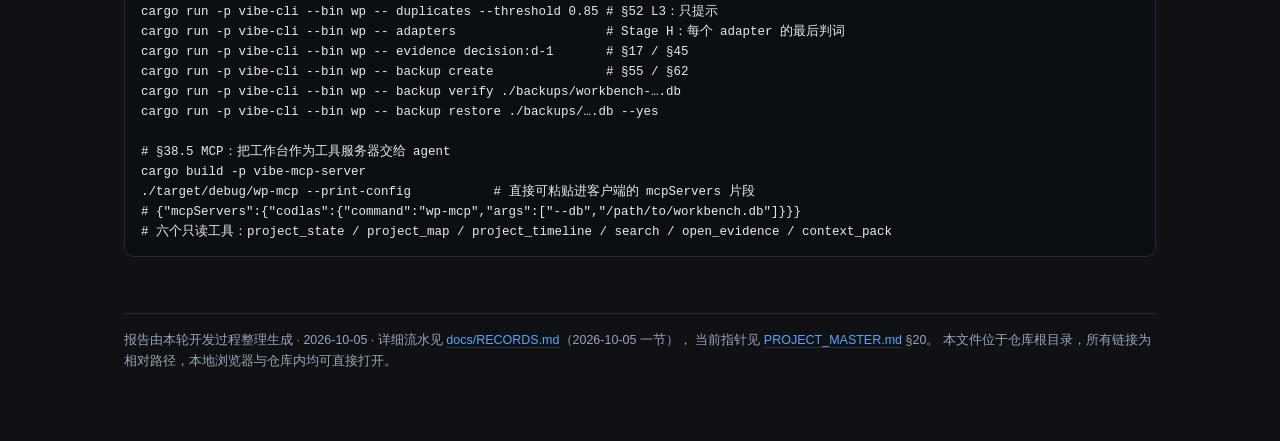
<file: V1第二轮开发报告.html>
<!DOCTYPE html>
<html lang="zh-CN">
<head>
<meta charset="utf-8">
<meta name="viewport" content="width=device-width, initial-scale=1">
<title>构览 Codlas · V1 第二轮开发报告（2026-10-05）</title>
<style>
  :root{
    --bg:#0f1115; --panel:#161a21; --ink:#e6e9ef; --muted:#9aa4b2;
    --line:#252b35; --ok:#3fb950; --warn:#d29922; --no:#f85149; --accent:#58a6ff;
  }
  *{box-sizing:border-box}
  body{margin:0;background:var(--bg);color:var(--ink);
    font:15px/1.7 -apple-system,"PingFang SC","Hiragino Sans GB","Microsoft YaHei",Helvetica,Arial,sans-serif}
  main{max-width:1080px;margin:0 auto;padding:40px 24px 96px}
  h1{font-size:28px;margin:0 0 6px;letter-spacing:.3px}
  h2{font-size:19px;margin:44px 0 14px;padding-bottom:8px;border-bottom:1px solid var(--line)}
  h3{font-size:16px;margin:26px 0 8px;color:var(--accent)}
  p{margin:10px 0}
  .sub{color:var(--muted);font-size:13px}
  .badges{display:flex;flex-wrap:wrap;gap:8px;margin:18px 0 6px}
  .badge{background:var(--panel);border:1px solid var(--line);border-radius:999px;
    padding:5px 12px;font-size:12.5px;color:var(--muted)}
  .badge b{color:var(--ink);font-weight:600}
  .grid{display:grid;grid-template-columns:repeat(auto-fit,minmax(210px,1fr));gap:12px;margin:14px 0}
  .card{background:var(--panel);border:1px solid var(--line);border-radius:10px;padding:14px 16px}
  .card h4{margin:0 0 4px;font-size:13px;color:var(--muted);font-weight:600;letter-spacing:.4px}
  .card .v{font-size:22px;font-weight:650}
  table{width:100%;border-collapse:collapse;margin:12px 0;font-size:14px}
  th,td{border:1px solid var(--line);padding:9px 11px;text-align:left;vertical-align:top}
  th{background:var(--panel);color:var(--muted);font-weight:600;font-size:12.5px;letter-spacing:.3px}
  td code,li code,p code{background:#1c2230;border:1px solid var(--line);border-radius:4px;
    padding:1px 5px;font-size:12.5px;font-family:ui-monospace,SFMono-Regular,Menlo,monospace}
  .ok{color:var(--ok);font-weight:600}
  .warn{color:var(--warn);font-weight:600}
  .no{color:var(--no);font-weight:600}
  a{color:var(--accent);text-decoration:none;border-bottom:1px solid #24313f}
  a:hover{border-bottom-color:var(--accent)}
  ul{margin:8px 0 8px 20px;padding:0}
  li{margin:4px 0}
  pre{background:#0b0e13;border:1px solid var(--line);border-radius:10px;padding:14px 16px;
    overflow:auto;font-size:12.5px;line-height:1.6;font-family:ui-monospace,SFMono-Regular,Menlo,monospace}
  .callout{border-left:3px solid var(--accent);background:var(--panel);
    padding:12px 16px;border-radius:0 8px 8px 0;margin:16px 0}
  .callout.warn{border-left-color:var(--warn)}
  nav{position:sticky;top:0;background:rgba(15,17,21,.92);backdrop-filter:blur(6px);
    border-bottom:1px solid var(--line);padding:10px 0;margin:-40px -24px 28px;z-index:2}
  nav .in{max-width:1080px;margin:0 auto;padding:0 24px;display:flex;flex-wrap:wrap;gap:14px;font-size:13px}
  nav a{border:0;color:var(--muted)}
  nav a:hover{color:var(--accent)}
  footer{margin-top:56px;padding-top:16px;border-top:1px solid var(--line);color:var(--muted);font-size:12.5px}
</style>
</head>
<body>
<main>

<nav><div class="in">
  <a href="#scope">本轮范围</a>
  <a href="#items">逐项交付</a>
  <a href="#defects">顺带修掉的缺陷</a>
  <a href="#tests">测试与预算</a>
  <a href="#docs">回写的文档</a>
  <a href="#boundary">边界自检</a>
  <a href="#deferred">仍然没做</a>
  <a href="#run">怎么跑</a>
</div></nav>

<h1>构览 Codlas · V1 第二轮开发报告</h1>
<div class="sub">把 V1 开发文档里<strong>未完成与完成一半</strong>的部分补齐 · 2026-10-05 · 分支 <code>main</code> · 私有仓库 <code>wyzh0117/codlas</code></div>

<div class="badges">
  <span class="badge">测试 <b>247 passed · 0 failed · 1 ignored</b></span>
  <span class="badge">构建 warning <b>0</b></span>
  <span class="badge">本轮任务 <b>8 / 8 完成</b></span>
  <span class="badge">新增 ADR <b>ADR-021 … ADR-027</b></span>
  <span class="badge">Workspace <b>9 crates + 1 MCP server + 1 CLI</b></span>
</div>

<div class="grid">
  <div class="card"><h4>上一轮 → 本轮</h4><div class="v">187 → 247</div><div class="sub">测试总数（+60）</div></div>
  <div class="card"><h4>CLI 子命令</h4><div class="v">29</div><div class="sub">本轮新增 evidence / duplicates / watch / backup / adapters</div></div>
  <div class="card"><h4>端口数量</h4><div class="v">11</div><div class="sub">+ AdapterRepository；维护能力另立端口</div></div>
  <div class="card"><h4>MCP 工具</h4><div class="v">6 读 / 0 写</div><div class="sub">§38.5 基础接口</div></div>
</div>

<h2 id="scope">一、本轮范围与结论</h2>
<p>第一轮把 §7.2 那条链跑通了：<code>Source → Event → Reducer → Project State → PROJECT_MAP → Context Pack → Agent</code>。
本轮不扩展产品概念（§19 禁止 8），只把开发文档里<strong>留下缺口或做了一半</strong>的八项做完，并把每一项都落到可运行的
CLI 命令、端口或 crate 上，配上能失败的测试：</p>
<ul>
  <li>§17 / §45 证据读取入口 <code>wp evidence</code></li>
  <li>§55 备份侧 + §62 Recovery：<code>wp backup create|status|verify|restore</code></li>
  <li>Stage H Adapter Health + <code>wp adapters</code></li>
  <li>§39 监听事件 + <code>wp watch</code></li>
  <li>§59 / §60 性能与成本预算（Stage H Performance）</li>
  <li>§52 L3 近似重复：<strong>只提示，不删除</strong> + <code>wp duplicates</code></li>
  <li>§58 Adapter Contract 补齐 <code>inject</code> / <code>fallback</code> 与契约测试</li>
  <li>§38.5 MCP 基础接口：新 crate <code>crates/mcp-server</code> + <code>wp-mcp</code> 二进制</li>
</ul>
<div class="callout">
  <strong>一句话结论：</strong>V1 的核心、采集、上下文、防偏航与加固五项现在都有可读、可测、可恢复的表面；
  还缺的只有<strong>界面本身</strong>——V1-E 的 Tauri 桌面壳与 V1-D 的浏览器扩展 + Native Messaging。
  这两项按 ADR-016 仍然是有意推迟，而不是遗漏。
</div>

<h2 id="items">二、逐项交付</h2>
<table>
  <thead><tr><th style="width:16%">文档条目</th><th style="width:8%">状态</th><th>落在哪里</th><th style="width:30%">怎么被验证</th></tr></thead>
  <tbody>
  <tr>
    <td>§17 / §45 证据腿可读<br><span class="sub">Stage E 验收</span></td>
    <td class="ok">完成</td>
    <td><code>wp evidence &lt;kind:id&gt;</code>（<a href="apps/cli/src/views.rs">apps/cli/src/views.rs</a>）；读 <code>EvidenceRepository::for_subject</code></td>
    <td><code>cli_e2e.rs::a_decision_opens_onto_the_evidence_it_cites</code>——一个 decision 打开它引用的 message 证据</td>
  </tr>
  <tr>
    <td>§55 备份 + §62 Recovery<br><span class="sub">Stage H</span></td>
    <td class="ok">完成</td>
    <td><a href="crates/storage/src/backup.rs">crates/storage/src/backup.rs</a>（SQLite 在线备份 API，两个方向同一机制）+ <a href="apps/cli/src/backup.rs">apps/cli/src/backup.rs</a>；能力挂在<strong>独立端口</strong> <code>DatabaseMaintenance</code>，不进 <code>Repositories</code>（<a href="docs/adr/ADR-总览.html#adr-023">ADR-023</a>）</td>
    <td>storage 6 条（<code>restoring_discards_what_was_recorded_after_the_backup</code>、<code>an_unrelated_sqlite_file_is_refused_as_a_backup</code> …）+ CLI <code>a_backup_returns_the_workbench_to_an_earlier_moment</code></td>
  </tr>
  <tr>
    <td>Stage H Adapter Health<br><span class="sub">§51 / §62 Degradation</span></td>
    <td class="ok">完成</td>
    <td>第 11 个端口 <code>AdapterRepository</code>；<code>AdapterHealth = ok | unavailable | degraded | failed</code>；pipeline 每次运行写判词；<code>wp adapters</code>（<a href="docs/adr/ADR-总览.html#adr-021">ADR-021</a>）</td>
    <td><a href="crates/ingestion/tests/health.rs">health.rs</a> 5 条：干净运行、来源不在场（<em>unavailable 而非 failed</em>）、失败保留错误文本、第二次运行覆盖而非堆历史、材料落地但游标坏掉 → degraded</td>
  </tr>
  <tr>
    <td>§39 监听事件</td>
    <td class="ok">完成</td>
    <td><code>wp watch</code>；<code>GIT_BRANCH_CHANGED</code> / <code>GIT_STATUS_CHANGED</code> 新类型，文件侧沿用 <code>FILE_CHANGED</code> + payload 动词 <code>created/modified/deleted/baseline</code>；V1 无守护进程——watch = 两次 pass 相减（<a href="docs/adr/ADR-总览.html#adr-022">ADR-022</a>）</td>
    <td><a href="crates/ingestion/tests/watch.rs">watch.rs</a> 6 条，含 <code>watch_signals_fold_into_no_project_state_at_all</code>（监听写事件但 <code>stateHash</code> 一字不变）与"没有仓库的目录如实报告"；CLI 2 条</td>
  </tr>
  <tr>
    <td>§59 / §60 性能与成本预算</td>
    <td class="ok">完成</td>
    <td><a href="crates/state-engine/tests/budgets.rs">state-engine/tests/budgets.rs</a>、<a href="crates/search/tests/budgets.rs">search/tests/budgets.rs</a>（<a href="docs/adr/ADR-总览.html#adr-027">ADR-027</a>）</td>
    <td>1200 事件的纯折叠 ≤250 ms（实测 ~40 ms）且两次同 hash；整条链 ≤20 s 只作 hang / O(n²) tripwire（实测 ~6 s，失败时打印分段耗时）；其余全是工作量断言；§60 由 11 个 manifest 的依赖扫描钉死</td>
  </tr>
  <tr>
    <td>§52 L3 近似重复<br><span class="sub">只提示，不直接删除</span></td>
    <td class="ok">完成</td>
    <td><a href="crates/ingestion/src/near_duplicate.rs">near_duplicate.rs</a> 词法 Jaccard（默认 0.8、窗口 240、CJK 字符 bigram）+ <code>wp duplicates</code>；<code>similarity_upper_bound</code> 先剪掉不可能达标的对（<a href="docs/adr/ADR-总览.html#adr-024">ADR-024</a>）</td>
    <td>模块 7 条（含 <code>the_pass_holds_no_way_to_write</code>）+ CLI 1 条：同批材料<strong>再导入一次</strong>仍报同样数量的 duplicate，用数据库自己的回答证明没有删除</td>
  </tr>
  <tr>
    <td>§58 Adapter Contract<br><span class="sub">七个动词</span></td>
    <td class="ok">完成</td>
    <td><a href="crates/ingestion/src/adapter.rs">adapter.rs</a> 的 <code>detect / capabilities / ingest / open / prepare / inject / fallback</code> 齐备；<code>fallback</code> 是唯一<strong>不能不答</strong>的动词（返回 <a href="crates/domain/src/agent.rs">Fallback</a>）（<a href="docs/adr/ADR-总览.html#adr-025">ADR-025</a>）</td>
    <td><a href="crates/ingestion/tests/contract.rs">contract.rs</a> 10 条：四个内置 adapter 全过 review，外加<strong>负控</strong> <code>an_adapter_may_not_answer_a_verb_it_did_not_advertise</code> 与只实现必需动词的 <code>Bare</code></td>
  </tr>
  <tr>
    <td>§38.5 MCP 基础接口</td>
    <td class="ok">完成</td>
    <td>新 crate <a href="crates/mcp-server/src/lib.rs">crates/mcp-server</a>（stdio 换行分隔 JSON-RPC 2.0）+ <a href="crates/mcp-server/src/tools.rs">tools.rs</a>（六个只读工具）+ <a href="crates/mcp-server/src/main.rs">wp-mcp</a>；<code>context_pack</code> 过同一个 Policy Filter 并留 §54 audit（<a href="docs/adr/ADR-总览.html#adr-026">ADR-026</a>）</td>
    <td><a href="crates/mcp-server/tests/mcp.rs">mcp.rs</a> 12 条，含 <code>the_built_binary_serves_a_real_pipe</code>（真二进制 spawn：stdout 只有协议、诊断在 stderr、stdin 关闭是干净退出）与项目隔离、三类失败分清</td>
  </tr>
  </tbody>
</table>

<h2 id="defects">三、顺带修掉的三个真缺陷</h2>
<p>都不是为了让学生代码通过而放宽断言，而是测试先失败、根因在实现里：</p>
<ul>
  <li><strong>读取窗口不确定。</strong><code>recent_messages</code> 只按 <code>observed_at DESC</code> 排序，而批量导入给每一行盖的是同一个时间戳——
    于是同一个库两次扫描可能给出不同的近似重复提示。补 <code>rowid DESC</code>（store 分配、单调）作为 tie-break。
    这动摇的是 §7.2 的确定性重放承诺，不只是界面观感。<br><span class="sub"><a href="crates/storage/src/conversation.rs">crates/storage/src/conversation.rs</a></span></li>
  <li><strong>事件日志方向反了。</strong>store 为了 <code>LIMIT</code> 取的是"最近若干条"并以 <code>seq DESC</code> 返回；
    MCP 的 <code>project_timeline</code> 承诺"oldest first"，所以截断保留、方向翻转。测试断言四条事件的类型序列与游标窗口内容后才暴露它。<br><span class="sub"><a href="crates/mcp-server/src/tools.rs">crates/mcp-server/src/tools.rs</a></span></li>
  <li><strong>契约测试差点自证成功。</strong>带默认方法体的 trait 让一个"什么都不做"的 adapter 也能通过七动词检查。
    加了负控 fixture（声称 <code>PREPARE_PAYLOAD</code> 却交不出 payload）之后，review 才被证明会点名。<br><span class="sub"><a href="crates/ingestion/tests/contract.rs">crates/ingestion/tests/contract.rs</a></span></li>
</ul>

<h2 id="tests">四、测试与预算</h2>
<p><code>cargo test --workspace</code> = <strong>247 passed / 0 failed / 1 ignored</strong>（上一轮 187），构建零 warning。
ignored 仍是需要 <code>VIBE_SECURITY_ALLOW_KEYCHAIN=1</code> 的 Keychain 测试。</p>
<table>
  <thead><tr><th>层面</th><th>数量</th><th>代表</th></tr></thead>
  <tbody>
    <tr><td>CLI 端到端（驱动真实 <code>wp</code> 二进制）</td><td>17</td><td>本轮 +6：evidence / backup / adapters / watch ×2 / duplicates</td></tr>
    <tr><td>Golden（库级整条闭环）</td><td>7</td><td>四条固定输入重放，drift 报警不得改写 Charter</td></tr>
    <tr><td>MCP 协议与工具</td><td>12</td><td>握手、目录、六个工具、三类失败、真进程管道</td></tr>
    <tr><td>Adapter 契约 + 健康</td><td>15</td><td>contract 10 + health 5</td></tr>
    <tr><td>监听 + 近似重复</td><td>13</td><td>watch 6 + near_duplicate 7</td></tr>
    <tr><td>备份 / 恢复</td><td>6</td><td>在线备份、完整性、拒绝陌生文件、恢复即丢弃</td></tr>
    <tr><td>性能与成本预算</td><td>8</td><td>state-engine 6 + search 2</td></tr>
    <tr><td>其余（core / domain / storage / state / guard / context / ingestion / security / search）</td><td>169</td><td>单元测试与既有集成测试，247 − 本表点名的 78</td></tr>
  </tbody>
</table>
<div class="callout warn">
  <strong>关于那两个时间数字：</strong>只有两处计时断言，且都附了实测值与余量。纯折叠 250 ms 是"从算术退化成 round trip"的门；
  整条链 20 s 只用来抓挂死和 O(n²)，不代表产品 SLO。其余预算全部是可复现的工作量——读了多少行、拉了多少事件、扫了多少候选。
</div>

<h2 id="docs">五、本轮回写的文档</h2>
<p>按 PROJECT_MASTER §23 / §24：总控只留四个块，流水留在记录里，重大决定各写一条 ADR。</p>
<h3>总控文件</h3>
<ul>
  <li><a href="PROJECT_MASTER.md">PROJECT_MASTER.md</a> — §20「当前项目位置」四个块（CURRENT DEVELOPMENT STATE / LAST COMPLETED / CURRENT BLOCKER / NEXT IMMEDIATE TARGET）与 §26「当前执行指令」的阶段勾选：V1-H 上一版标注"Backup 与性能预算未做"，本轮已划掉。</li>
  <li><a href="docs/RECORDS.md">docs/RECORDS.md</a> — 新增一节 <em>2026-10-05 · V1 第二轮</em>，八块完整（LAST COMPLETED / FILES CHANGED / TEST STATUS / DECISIONS MADE / AEP IMPACT / KNOWN ISSUES / DRIFT CHECK / NEXT IMMEDIATE TARGET）。</li>
</ul>
<h3>新增 ADR（七条）</h3>
<ul>
  <li><a href="docs/adr/ADR-总览.html#adr-021">ADR-021</a> — adapter 健康只有四种结局，最后一次运行覆盖前一次；历史属于事件日志与 §54 audit。</li>
  <li><a href="docs/adr/ADR-总览.html#adr-022">ADR-022</a> — 监听信号是带动词的事件，且不改动任何 Project State。</li>
  <li><a href="docs/adr/ADR-总览.html#adr-023">ADR-023</a> — 备份与恢复都走 SQLite 在线备份 API；维护能力是独立端口。</li>
  <li><a href="docs/adr/ADR-总览.html#adr-024">ADR-024</a> — L3 词法近似、只出提示；含读取窗口的确定性修复。</li>
  <li><a href="docs/adr/ADR-总览.html#adr-025">ADR-025</a> — 七个动词都要能答，且只答能力声明过的；V1 不发布真会写入 agent 的 adapter。</li>
  <li><a href="docs/adr/ADR-总览.html#adr-026">ADR-026</a> — MCP 只有 stdio、只有读；三类失败分清。</li>
  <li><a href="docs/adr/ADR-总览.html#adr-027">ADR-027</a> — 预算优先是工作量；§60 由依赖声明钉死。</li>
</ul>
<h3>被修订的既有记录</h3>
<ul>
  <li><a href="docs/adr/ADR-总览.html#adr-016">ADR-016</a> — MCP 从"未做"移到"已做"，仍推迟的只剩 Tauri 桌面壳与浏览器扩展。</li>
  <li><a href="docs/adr/ADR-总览.html#adr-020">ADR-020</a> — 修订：V1 现在有两个表面（给人的 <code>wp</code> 与给 agent 的 <code>wp-mcp</code>），但"两边都不许藏逻辑"这条规则不变；e2e 计数 11 → 17。</li>
  <li><a href="docs/evolution/AEP-002-fts-to-hybrid-retrieval.md">AEP-002</a> — 记下 §52 L3 已有词法版本及其形状；触发条件不变（仍要用户自己项目里"错过的证据"）。</li>
  <li><a href="docs/adr/README.md">docs/adr/README.md</a> — 索引补 ADR-021 … ADR-027。</li>
  <li><strong>本页写好之后又变了一次介质</strong>：19 条 ADR 已汇总为
    <a href="docs/adr/ADR-总览.html">docs/adr/ADR-总览.html</a>（单页、逐条锚点、并挂每一轮的任务报告），
    原 <code>docs/adr/ADR-0NN-*.md</code> 已按用户要求删除，决定的措辞未改。
    本页所有 ADR 链接因此指向该页锚点；变更本身记在
    <a href="docs/RECORDS.md">docs/RECORDS.md</a> 的「ADR 介质变更」一节。</li>
</ul>

<h2 id="boundary">六、边界自检（对着 §19 的禁止项）</h2>
<table>
  <thead><tr><th style="width:22%">禁止项</th><th>本轮怎么守的</th></tr></thead>
  <tbody>
    <tr><td>禁止 4 · 不维护两套 Project State</td><td>MCP 六个工具全部调 CLI 已在用的 service；预算测试断言物化行等于纯折叠结果；备份是数据库副本而非第二份事实；近似重复不写入。</td></tr>
    <tr><td>禁止 7 · 核心不直接依赖 SQLite / 具体 Agent</td><td>rusqlite 仍只出现在 <code>crates/storage</code>——本轮把这条变成 <code>cargo test</code> 的一部分（manifest 扫描）。<code>wp-mcp</code> 只经端口读。</td></tr>
    <tr><td>禁止 8 · 不为未触发功能提前实现</td><td><code>inject</code> 只有契约与默认实现，写入侧仅由测试 fixture 触发；没有守护进程、没有 MCP prompts/resources/sampling；Keychain 依旧 opt-in。</td></tr>
    <tr><td>禁止 9 · 聊天记录不是最终项目记忆</td><td>监听信号与近似重复都不进状态；提示只做人判断的输入。</td></tr>
    <tr><td>§53 / §54 安全</td><td><code>context_pack</code> 无论来自终端还是管道都过 Policy Filter 并留 audit；备份文件里只有 <code>secret_ref</code>，秘密值按 ADR-017 在库外。</td></tr>
    <tr><td>§29 判断权在人</td><td>工具名禁止出现 <code>confirm / set_ / create / delete / resolve / append</code>，由测试守住；MCP 表面没有任何写动词。</td></tr>
  </tbody>
</table>

<h2 id="deferred">七、仍然没做（如实列出）</h2>
<ul>
  <li><strong>V1-E Tauri 桌面壳</strong>：<code>apps/desktop</code> 仍不存在。本轮反而多备了三块原料——<code>wp adapters</code> 的判词、<code>wp duplicates</code> 的提示、<code>wp backup status</code> 的完整性结论。</li>
  <li><strong>V1-D 浏览器扩展 + Native Messaging</strong>：没做。这也是 <code>open</code> / <code>inject</code> 第一次被真实实现的时刻。</li>
  <li><code>wp watch</code> 是手动 pass，不是常驻监听；没有 notify、没有定时器。</li>
  <li>§52 L3 是词法近似，语义版在 AEP-002；中文检索的分词盲区仍在（等 trigram 或 AEP-002）。</li>
  <li>§58 的写入侧对所有内置 adapter 返回 <code>None</code>；发送依然是人的动作（§7.8）。</li>
  <li>第一轮遗留：<code>feature_creep</code> 规则在大仓库上会刷屏，等界面聚合。</li>
</ul>

<h2 id="run">八、怎么跑</h2>
<pre>export PATH="$HOME/.cargo/bin:$PATH"
cargo test --workspace            # 247 passed / 0 failed / 1 ignored

# CLI 工作台（包名 vibe-cli、二进制 wp；数据库默认 $WP_DB，其次 ./.vibe/workbench.db）
cargo run -p vibe-cli --bin wp -- --help
cargo run -p vibe-cli --bin wp -- project use &lt;id&gt;
cargo run -p vibe-cli --bin wp -- watch                       # §39：分支 / 脏集合 / 文件出现改动消失
cargo run -p vibe-cli --bin wp -- duplicates --threshold 0.85 # §52 L3：只提示
cargo run -p vibe-cli --bin wp -- adapters                    # Stage H：每个 adapter 的最后判词
cargo run -p vibe-cli --bin wp -- evidence decision:d-1       # §17 / §45
cargo run -p vibe-cli --bin wp -- backup create               # §55 / §62
cargo run -p vibe-cli --bin wp -- backup verify ./backups/workbench-….db
cargo run -p vibe-cli --bin wp -- backup restore ./backups/….db --yes

# §38.5 MCP：把工作台作为工具服务器交给 agent
cargo build -p vibe-mcp-server
./target/debug/wp-mcp --print-config           # 直接可粘贴进客户端的 mcpServers 片段
# {"mcpServers":{"codlas":{"command":"wp-mcp","args":["--db","/path/to/workbench.db"]}}}
# 六个只读工具：project_state / project_map / project_timeline / search / open_evidence / context_pack</pre>

<footer>
  报告由本轮开发过程整理生成 · 2026-10-05 ·
  详细流水见 <a href="docs/RECORDS.md">docs/RECORDS.md</a>（2026-10-05 一节），
  当前指针见 <a href="PROJECT_MASTER.md">PROJECT_MASTER.md</a> §20。
  本文件位于仓库根目录，所有链接为相对路径，本地浏览器与仓库内均可直接打开。
</footer>

</main>
</body>
</html>
</file>
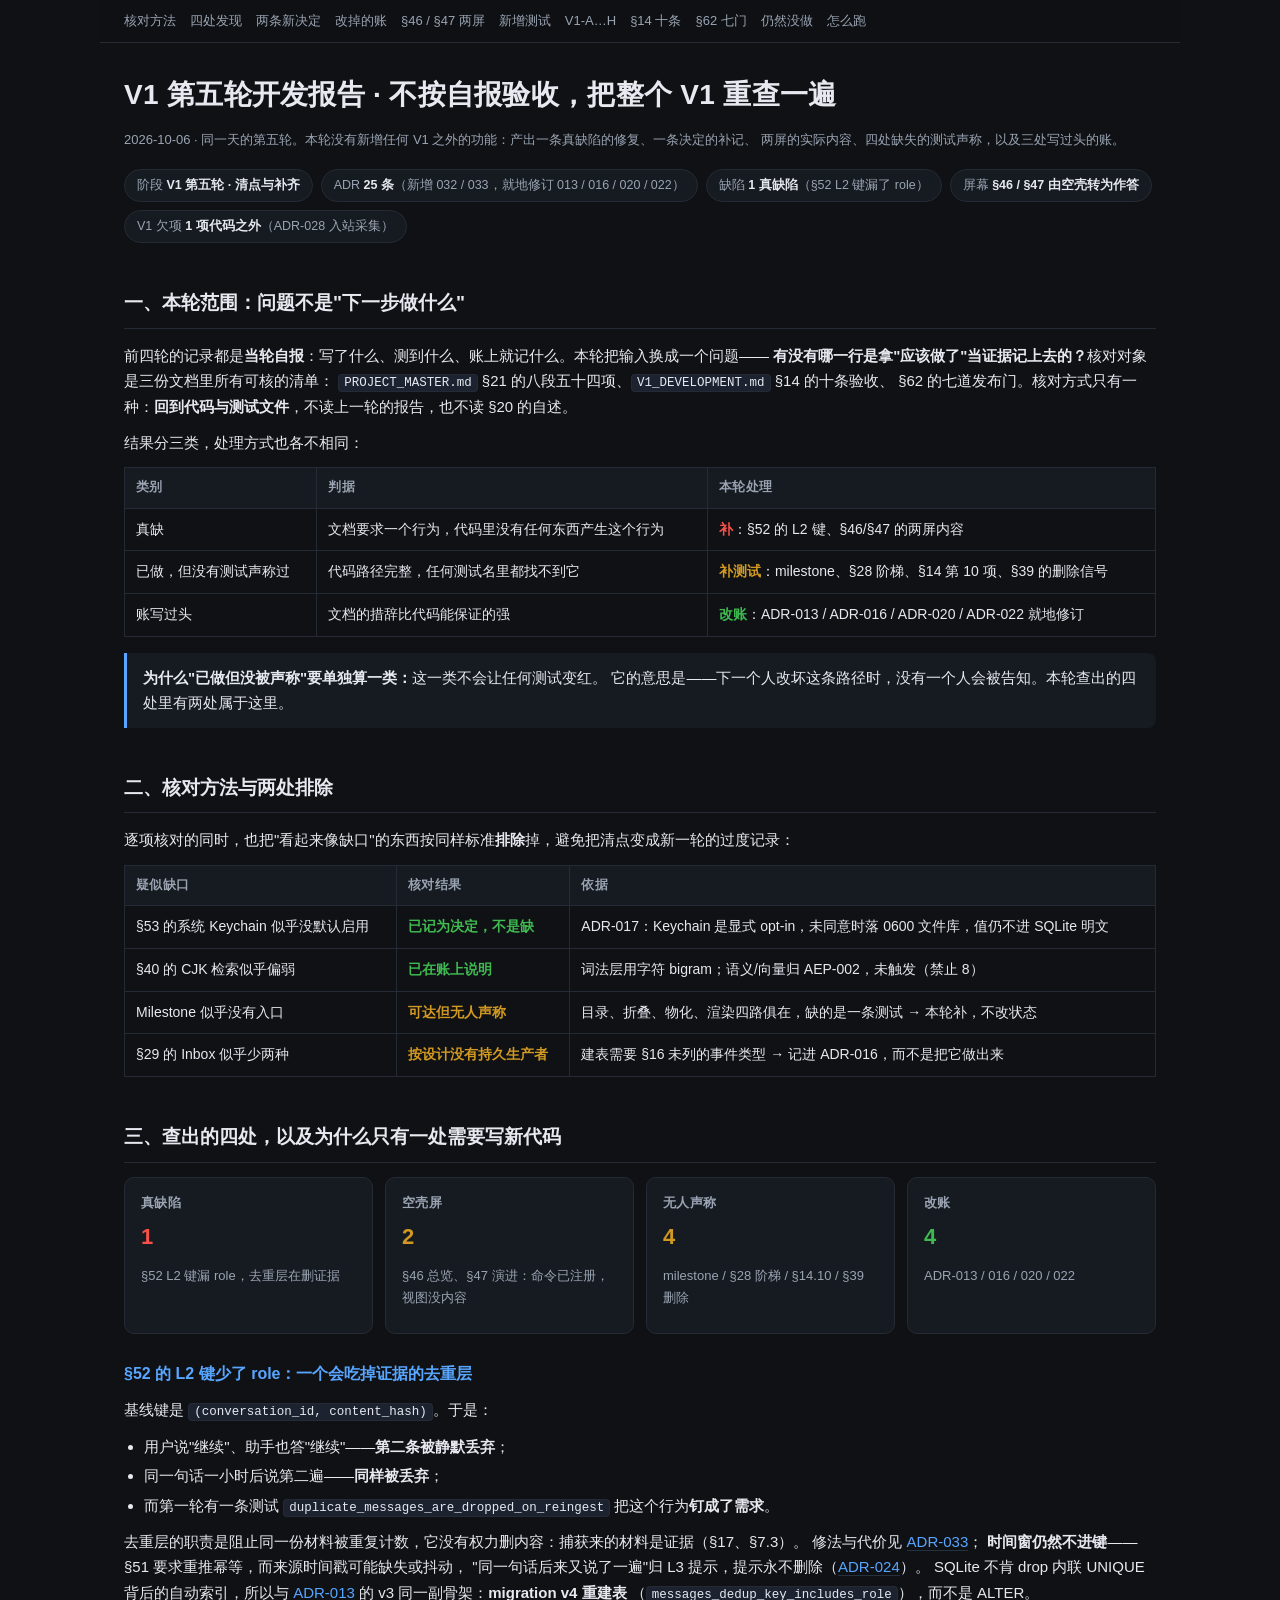
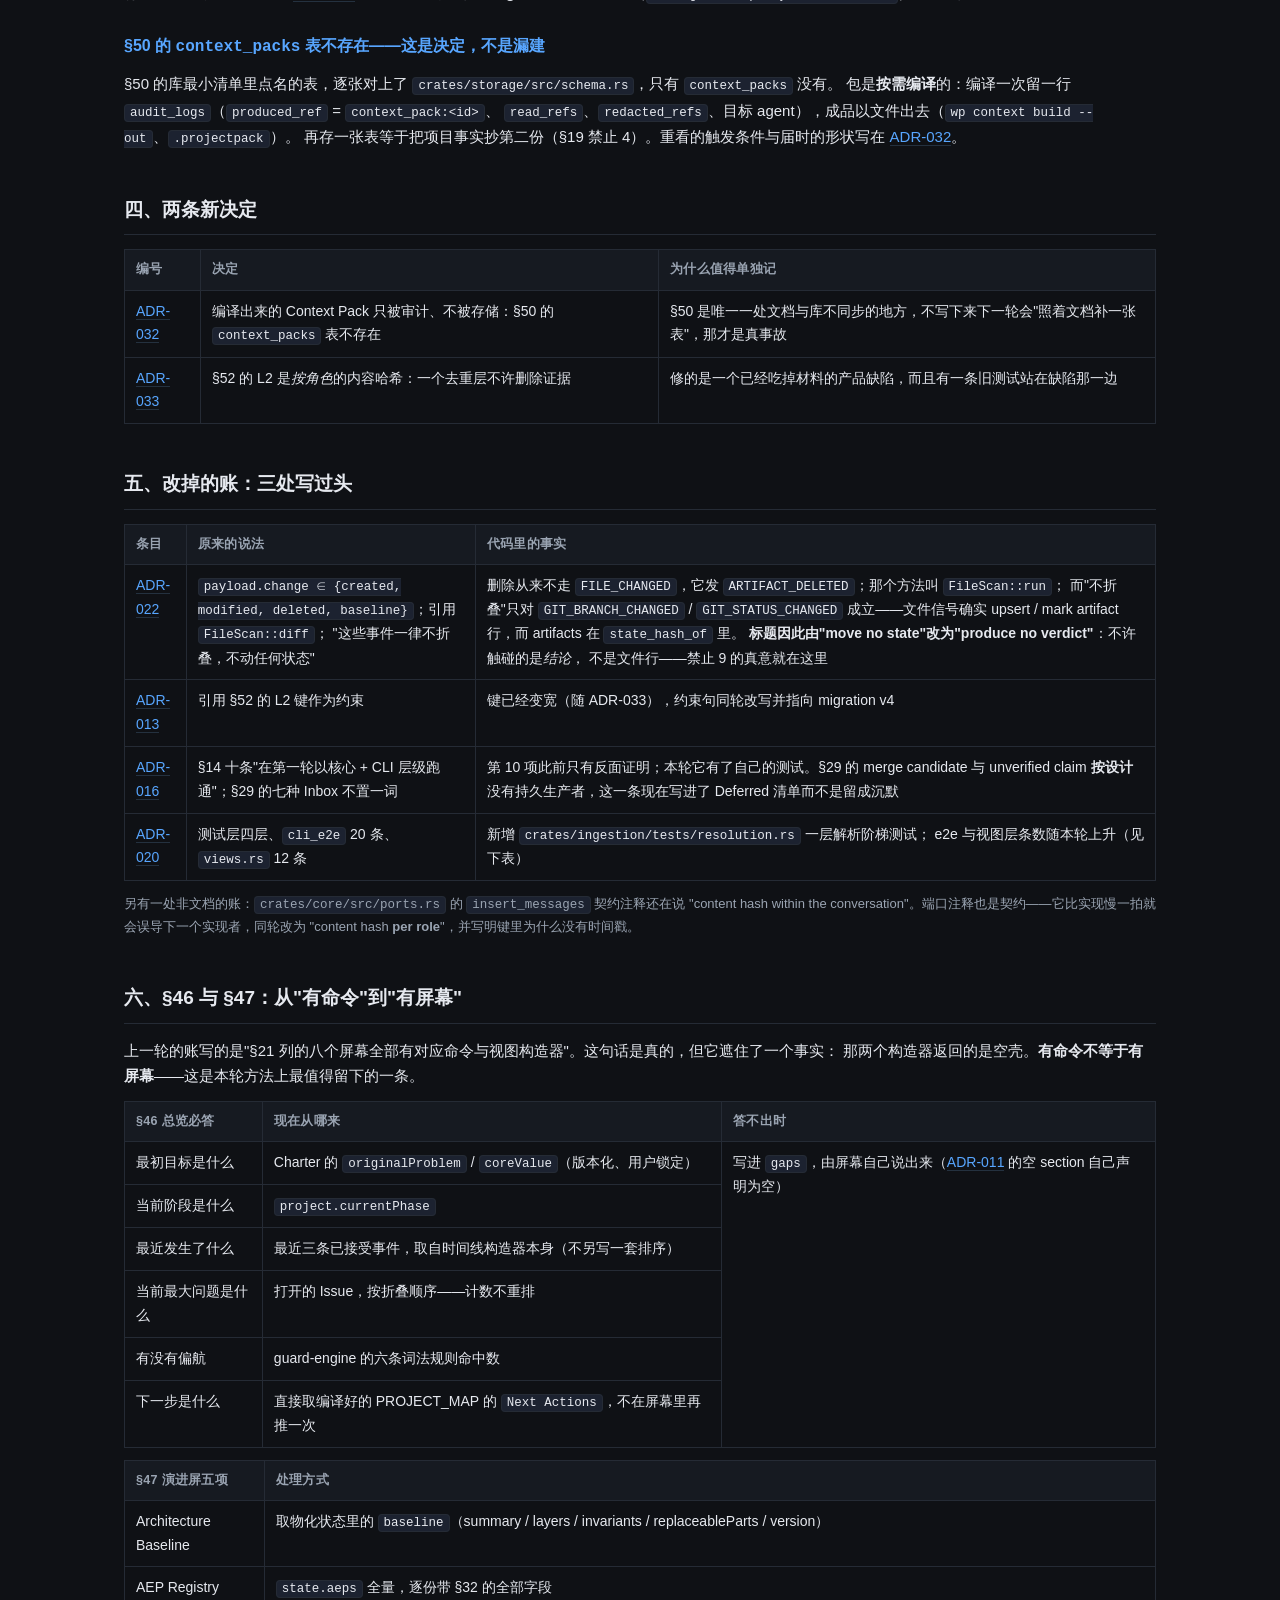
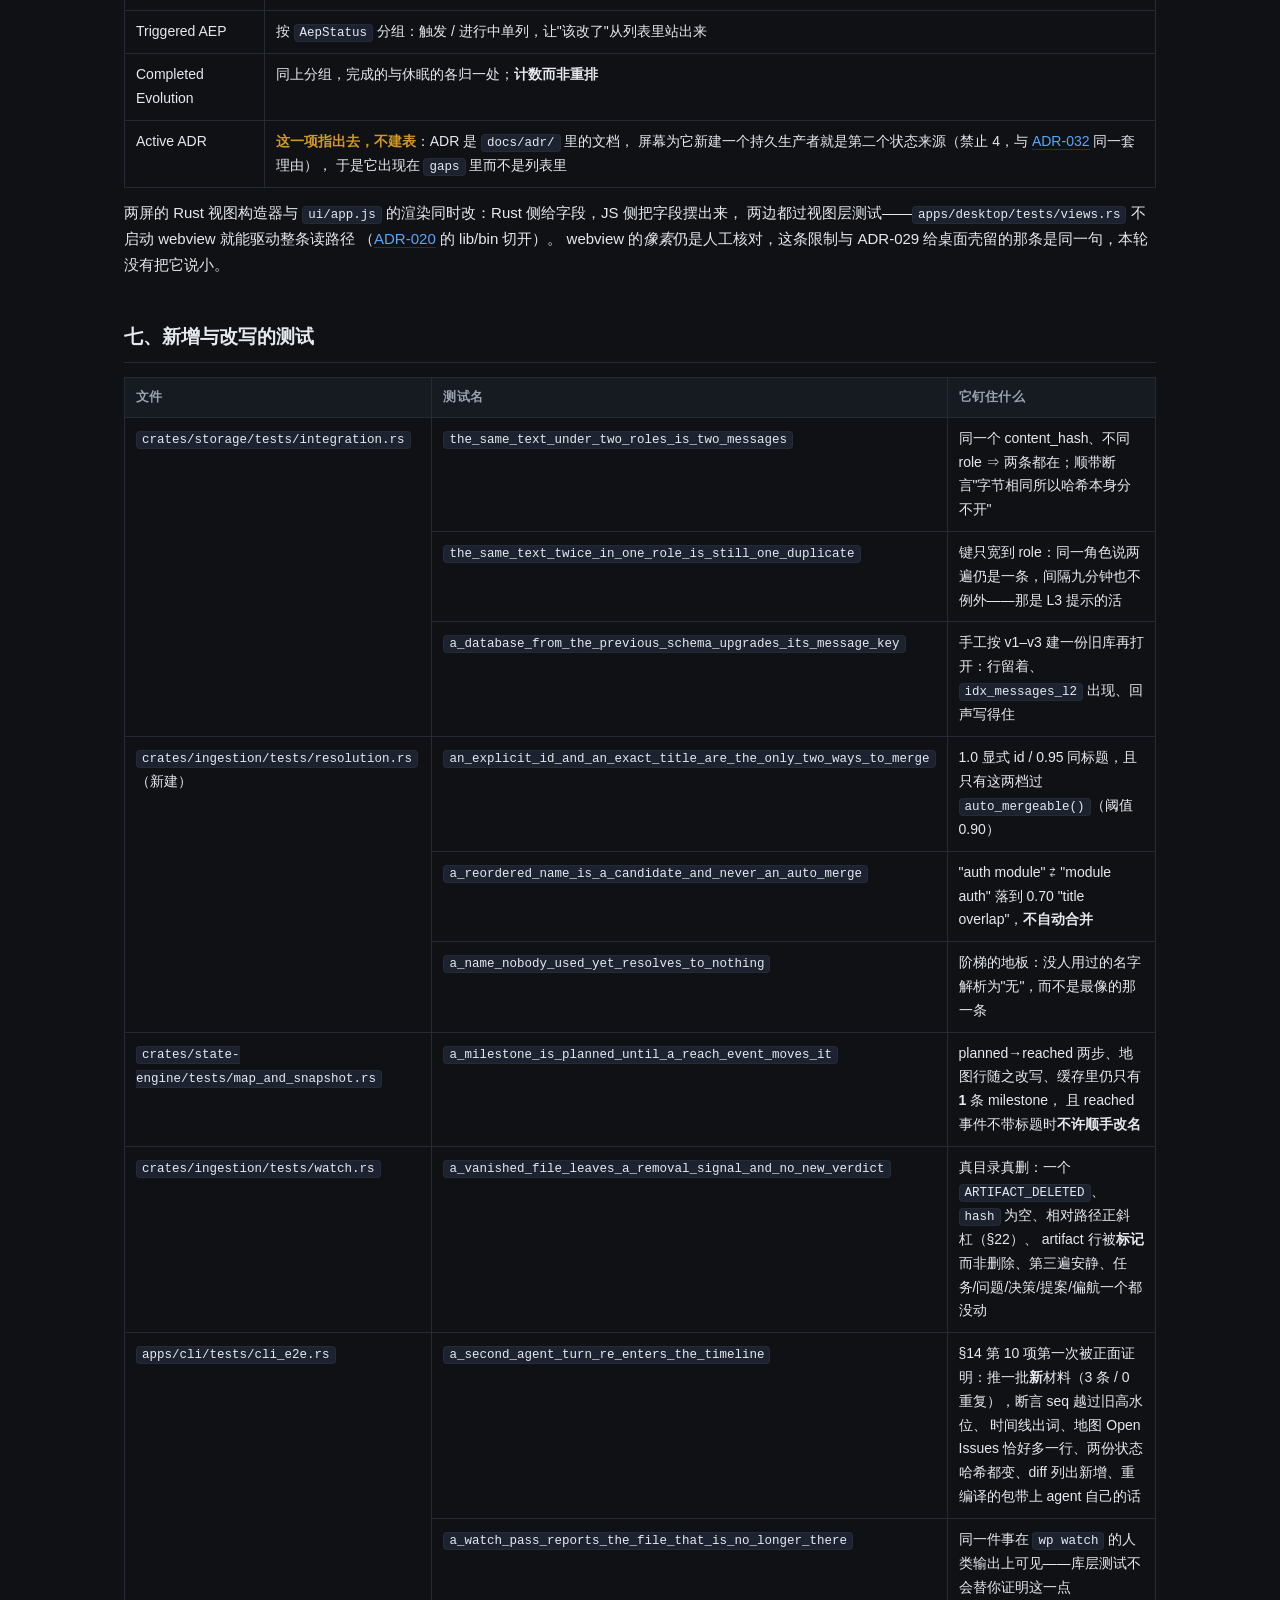
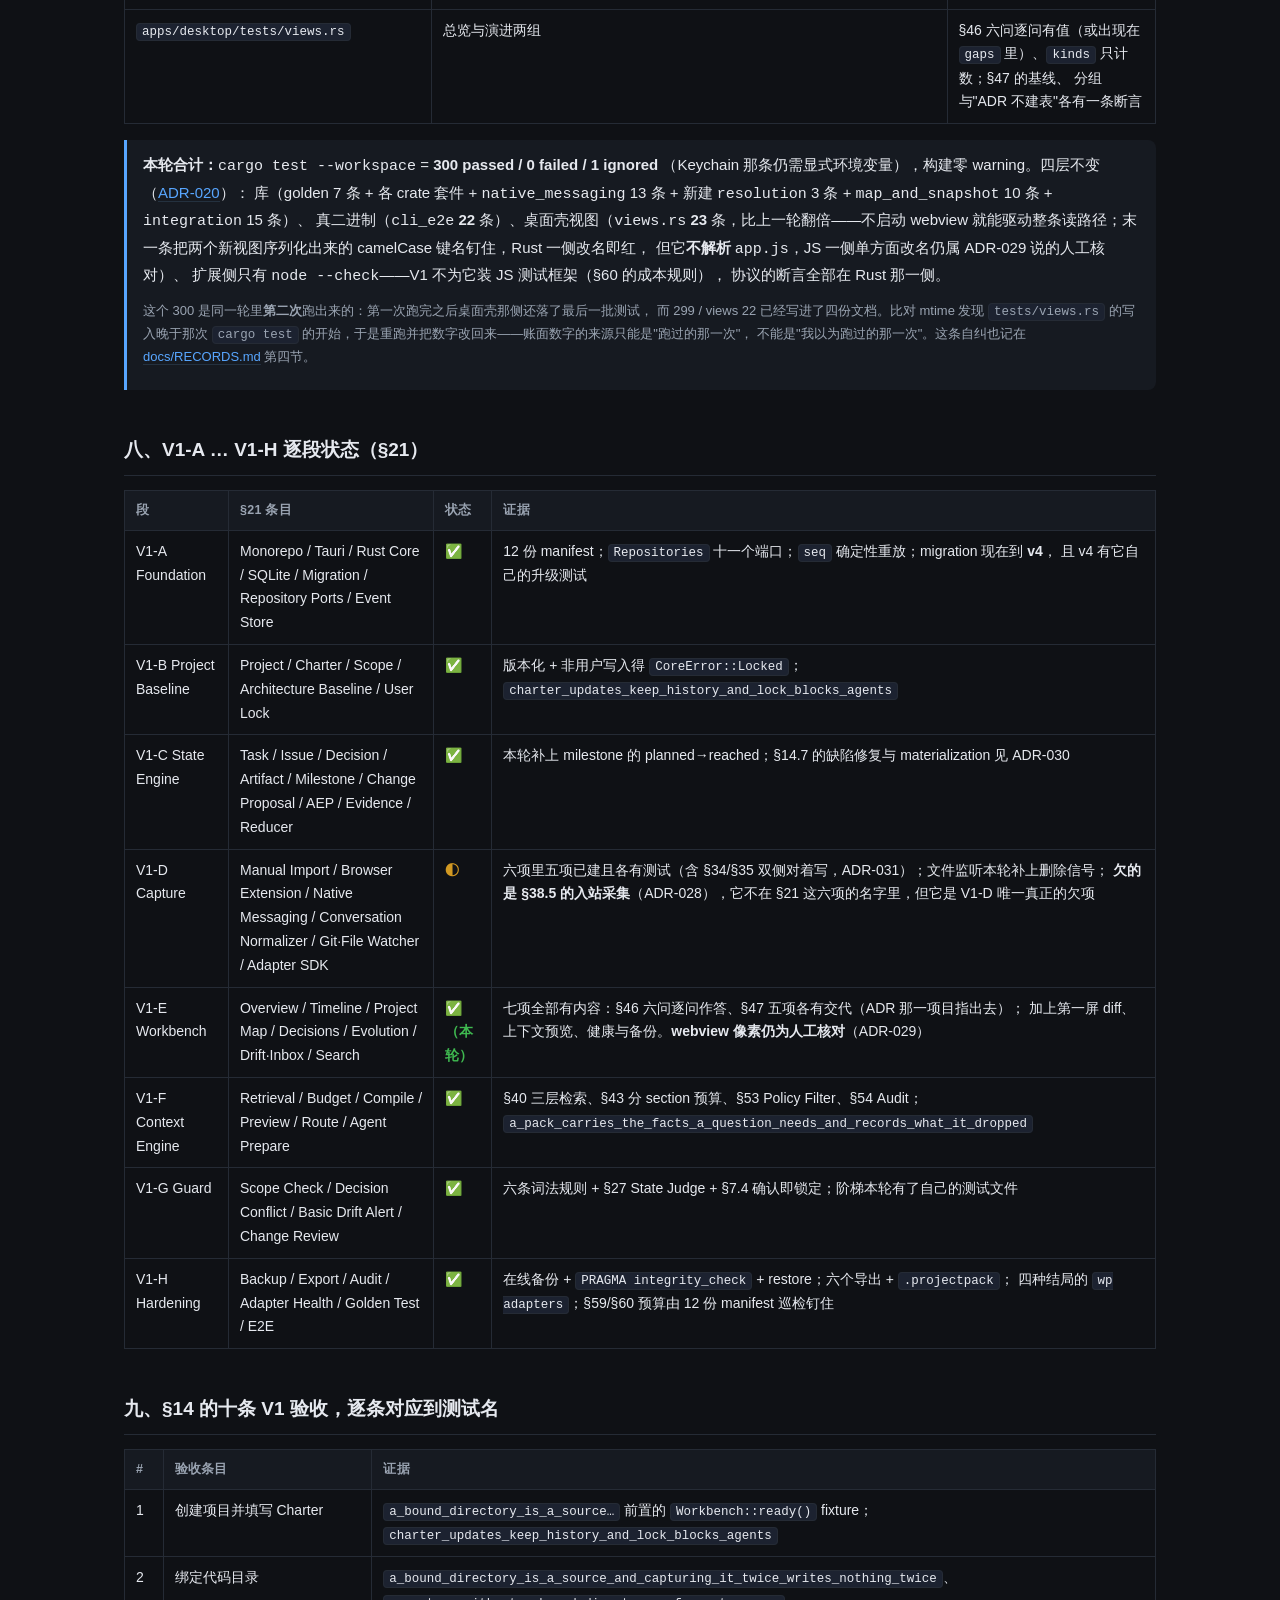
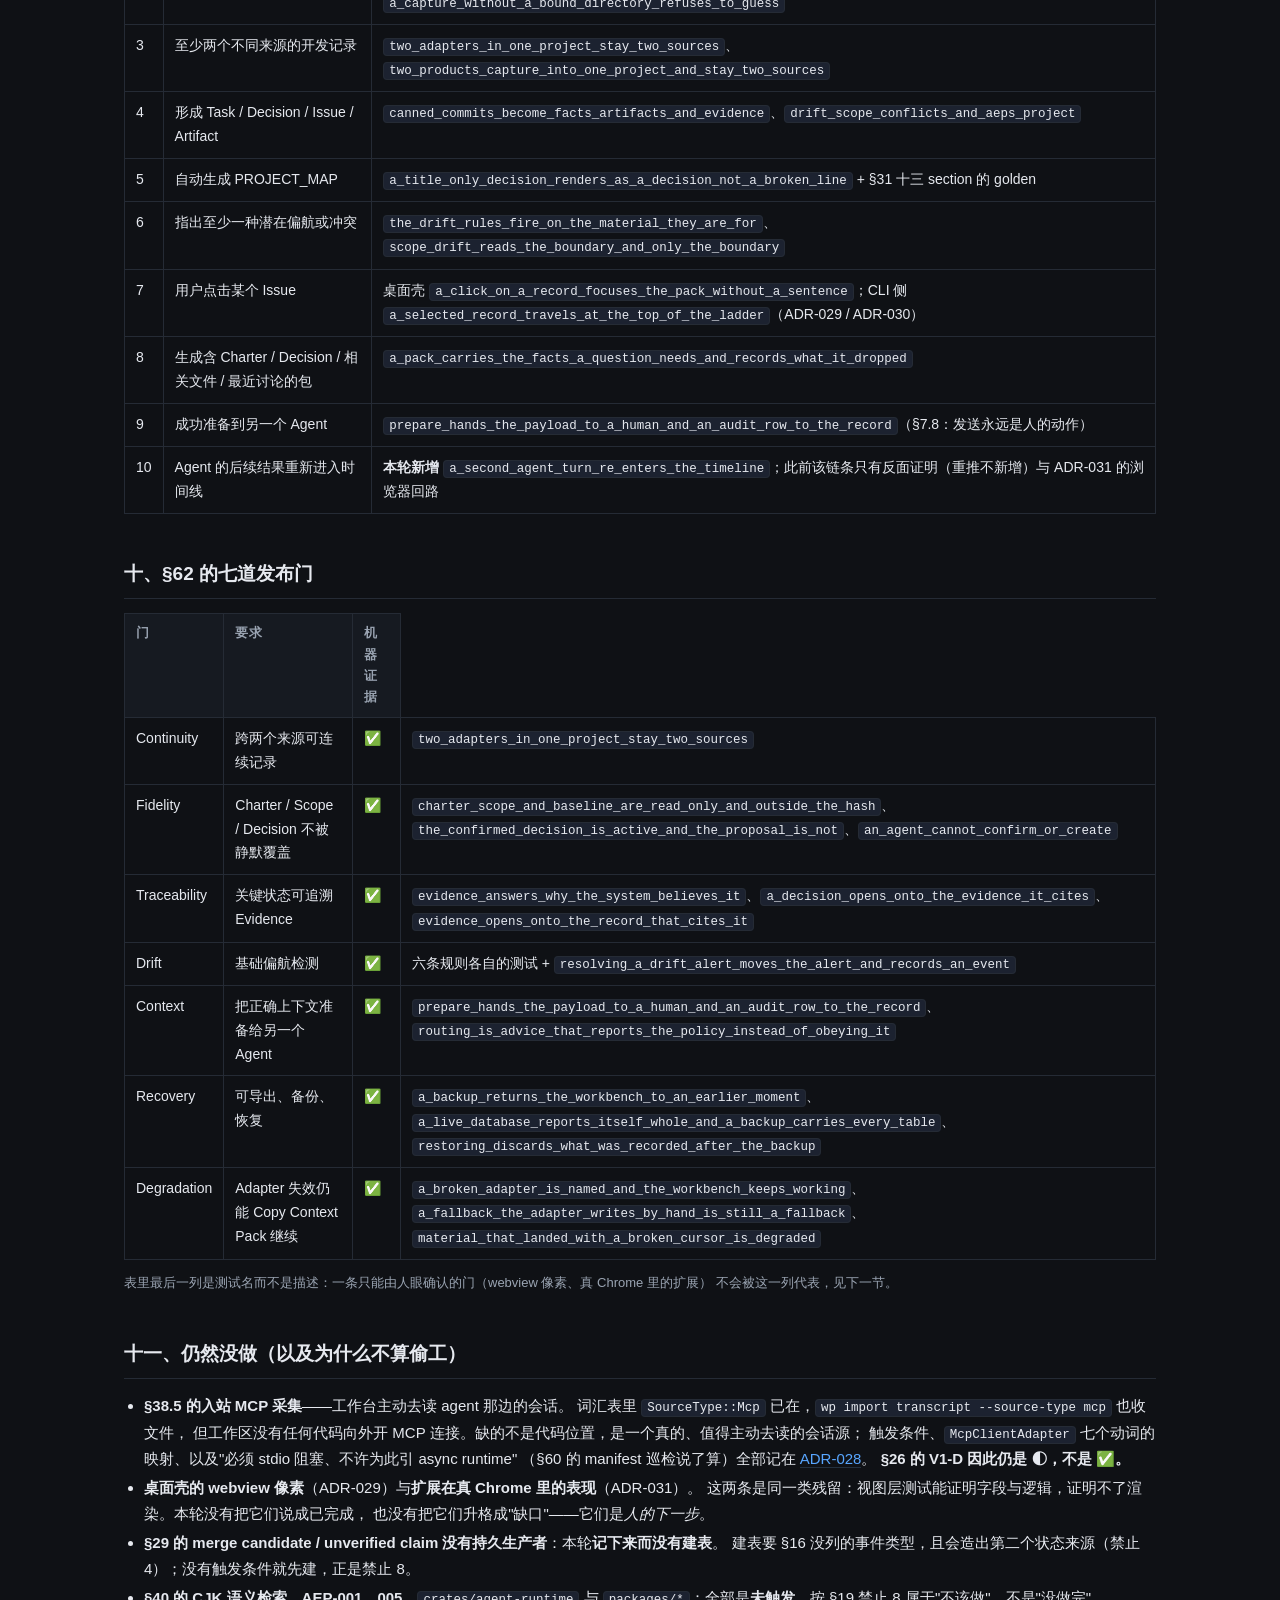
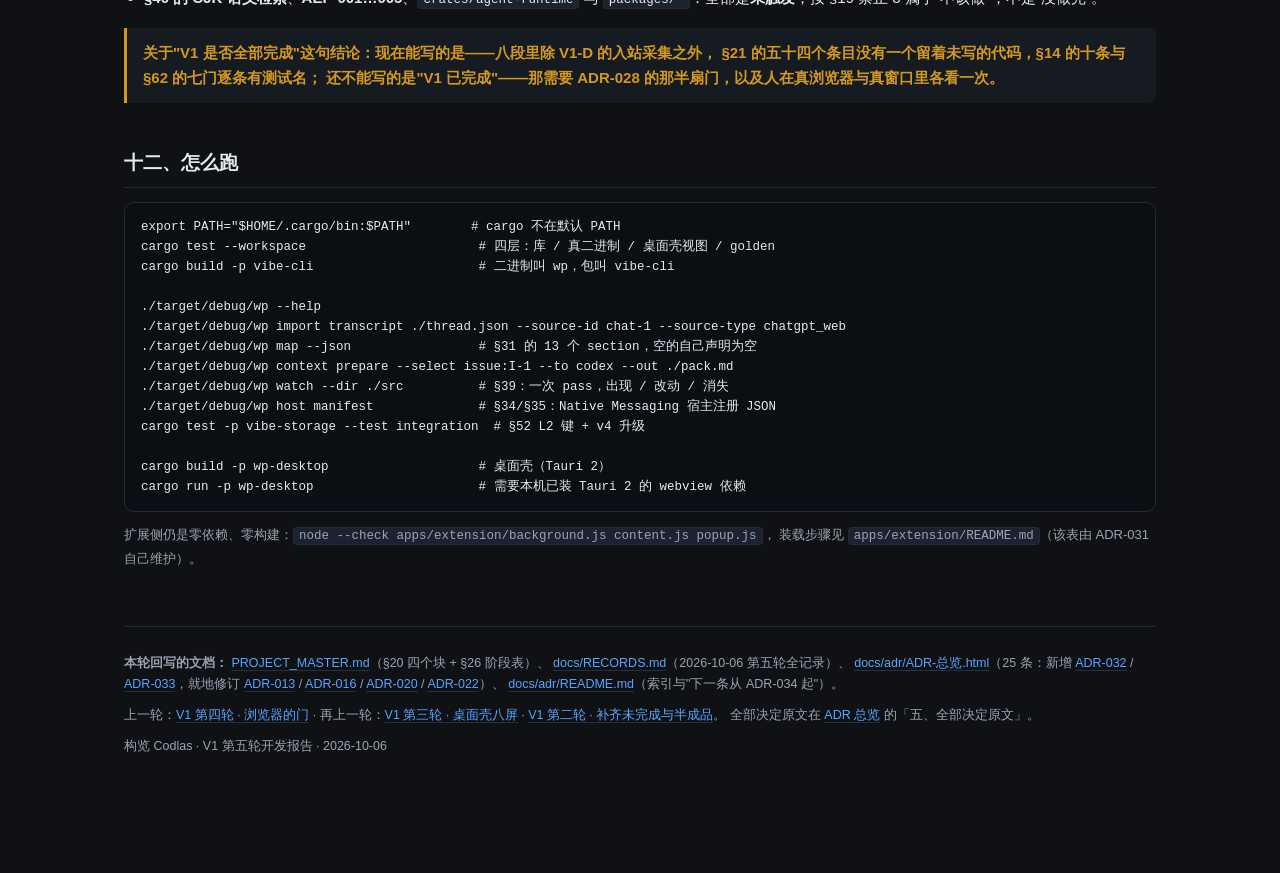
<file: V1第五轮开发报告.html>
<!DOCTYPE html>
<html lang="zh-CN">
<head>
<meta charset="utf-8">
<meta name="viewport" content="width=device-width, initial-scale=1">
<title>构览 Codlas · V1 第五轮开发报告（2026-10-06）</title>
<style>
  :root{
    --bg:#0f1115; --panel:#161a21; --ink:#e6e9ef; --muted:#9aa4b2;
    --line:#252b35; --ok:#3fb950; --warn:#d29922; --no:#f85149; --accent:#58a6ff;
  }
  *{box-sizing:border-box}
  body{margin:0;background:var(--bg);color:var(--ink);
    font:15px/1.7 -apple-system,"PingFang SC","Hiragino Sans GB","Microsoft YaHei",Helvetica,Arial,sans-serif}
  main{max-width:1080px;margin:0 auto;padding:40px 24px 96px}
  h1{font-size:28px;margin:0 0 6px;letter-spacing:.3px}
  h2{font-size:19px;margin:44px 0 14px;padding-bottom:8px;border-bottom:1px solid var(--line)}
  h3{font-size:16px;margin:26px 0 8px;color:var(--accent)}
  p{margin:10px 0}
  .sub{color:var(--muted);font-size:13px}
  .badges{display:flex;flex-wrap:wrap;gap:8px;margin:18px 0 6px}
  .badge{background:var(--panel);border:1px solid var(--line);border-radius:999px;
    padding:5px 12px;font-size:12.5px;color:var(--muted)}
  .badge b{color:var(--ink);font-weight:600}
  .grid{display:grid;grid-template-columns:repeat(auto-fit,minmax(210px,1fr));gap:12px;margin:14px 0}
  .card{background:var(--panel);border:1px solid var(--line);border-radius:10px;padding:14px 16px}
  .card h4{margin:0 0 4px;font-size:13px;color:var(--muted);font-weight:600;letter-spacing:.4px}
  .card .v{font-size:22px;font-weight:650}
  table{width:100%;border-collapse:collapse;margin:12px 0;font-size:14px}
  th,td{border:1px solid var(--line);padding:9px 11px;text-align:left;vertical-align:top}
  th{background:var(--panel);color:var(--muted);font-weight:600;font-size:12.5px;letter-spacing:.3px}
  td code,li code,p code{background:#1c2230;border:1px solid var(--line);border-radius:4px;
    padding:1px 5px;font-size:12.5px;font-family:ui-monospace,SFMono-Regular,Menlo,monospace}
  .ok{color:var(--ok);font-weight:600}
  .warn{color:var(--warn);font-weight:600}
  .no{color:var(--no);font-weight:600}
  a{color:var(--accent);text-decoration:none;border-bottom:1px solid #24313f}
  a:hover{border-bottom-color:var(--accent)}
  ul{margin:8px 0 8px 20px;padding:0}
  li{margin:4px 0}
  pre{background:#0b0e13;border:1px solid var(--line);border-radius:10px;padding:14px 16px;
    overflow:auto;font-size:12.5px;line-height:1.6;font-family:ui-monospace,SFMono-Regular,Menlo,monospace}
  .callout{border-left:3px solid var(--accent);background:var(--panel);
    padding:12px 16px;border-radius:0 8px 8px 0;margin:16px 0}
  .callout.warn{border-left-color:var(--warn)}
  .callout.no{border-left-color:var(--no)}
  nav{position:sticky;top:0;background:rgba(15,17,21,.92);backdrop-filter:blur(6px);
    border-bottom:1px solid var(--line);padding:10px 0;margin:-40px -24px 28px;z-index:2}
  nav .in{max-width:1080px;margin:0 auto;padding:0 24px;display:flex;flex-wrap:wrap;gap:14px;font-size:13px}
  nav a{border:0;color:var(--muted)}
  nav a:hover{color:var(--accent)}
  footer{margin-top:56px;padding-top:16px;border-top:1px solid var(--line);color:var(--muted);font-size:12.5px}
</style>
</head>
<body>
<main>

<nav><div class="in">
  <a href="#method">核对方法</a>
  <a href="#findings">四处发现</a>
  <a href="#adrs">两条新决定</a>
  <a href="#ledger">改掉的账</a>
  <a href="#screens">§46 / §47 两屏</a>
  <a href="#tests">新增测试</a>
  <a href="#stages">V1-A…H</a>
  <a href="#accept">§14 十条</a>
  <a href="#gates">§62 七门</a>
  <a href="#open">仍然没做</a>
  <a href="#run">怎么跑</a>
</div></nav>

<h1>V1 第五轮开发报告 · 不按自报验收，把整个 V1 重查一遍</h1>
<p class="sub">2026-10-06 · 同一天的第五轮。本轮没有新增任何 V1 之外的功能：产出一条真缺陷的修复、一条决定的补记、
两屏的实际内容、四处缺失的测试声称，以及三处写过头的账。</p>

<div class="badges">
  <span class="badge">阶段 <b>V1 第五轮 · 清点与补齐</b></span>
  <span class="badge">ADR <b>25 条</b>（新增 032 / 033，就地修订 013 / 016 / 020 / 022）</span>
  <span class="badge">缺陷 <b>1 真缺陷</b>（§52 L2 键漏了 role）</span>
  <span class="badge">屏幕 <b>§46 / §47 由空壳转为作答</b></span>
  <span class="badge">V1 欠项 <b>1 项代码之外</b>（ADR-028 入站采集）</span>
</div>

<h2 id="scope">一、本轮范围：问题不是"下一步做什么"</h2>
<p>前四轮的记录都是<strong>当轮自报</strong>：写了什么、测到什么、账上就记什么。本轮把输入换成一个问题——
<strong>有没有哪一行是拿"应该做了"当证据记上去的？</strong>核对对象是三份文档里所有可核的清单：
<code>PROJECT_MASTER.md</code> §21 的八段五十四项、<code>V1_DEVELOPMENT.md</code> §14 的十条验收、
§62 的七道发布门。核对方式只有一种：<strong>回到代码与测试文件</strong>，不读上一轮的报告，也不读 §20 的自述。</p>
<p>结果分三类，处理方式也各不相同：</p>
<table>
  <thead><tr><th>类别</th><th>判据</th><th>本轮处理</th></tr></thead>
  <tbody>
    <tr><td>真缺</td><td>文档要求一个行为，代码里没有任何东西产生这个行为</td>
      <td><span class="no">补</span>：§52 的 L2 键、§46/§47 的两屏内容</td></tr>
    <tr><td>已做，但没有测试声称过</td><td>代码路径完整，任何测试名里都找不到它</td>
      <td><span class="warn">补测试</span>：milestone、§28 阶梯、§14 第 10 项、§39 的删除信号</td></tr>
    <tr><td>账写过头</td><td>文档的措辞比代码能保证的强</td>
      <td><span class="ok">改账</span>：ADR-013 / ADR-016 / ADR-020 / ADR-022 就地修订</td></tr>
  </tbody>
</table>
<div class="callout">
  <strong>为什么"已做但没被声称"要单独算一类：</strong>这一类不会让任何测试变红。
  它的意思是——下一个人改坏这条路径时，没有一个人会被告知。本轮查出的四处里有两处属于这里。
</div>

<h2 id="method">二、核对方法与两处排除</h2>
<p>逐项核对的同时，也把"看起来像缺口"的东西按同样标准<strong>排除</strong>掉，避免把清点变成新一轮的过度记录：</p>
<table>
  <thead><tr><th>疑似缺口</th><th>核对结果</th><th>依据</th></tr></thead>
  <tbody>
    <tr><td>§53 的系统 Keychain 似乎没默认启用</td><td><span class="ok">已记为决定，不是缺</span></td>
      <td>ADR-017：Keychain 是显式 opt-in，未同意时落 0600 文件库，值仍不进 SQLite 明文</td></tr>
    <tr><td>§40 的 CJK 检索似乎偏弱</td><td><span class="ok">已在账上说明</span></td>
      <td>词法层用字符 bigram；语义/向量归 AEP-002，未触发（禁止 8）</td></tr>
    <tr><td>Milestone 似乎没有入口</td><td><span class="warn">可达但无人声称</span></td>
      <td>目录、折叠、物化、渲染四路俱在，缺的是一条测试 → 本轮补，不改状态</td></tr>
    <tr><td>§29 的 Inbox 似乎少两种</td><td><span class="warn">按设计没有持久生产者</span></td>
      <td>建表需要 §16 未列的事件类型 → 记进 ADR-016，而不是把它做出来</td></tr>
  </tbody>
</table>

<h2 id="findings">三、查出的四处，以及为什么只有一处需要写新代码</h2>
<div class="grid">
  <div class="card"><h4>真缺陷</h4><div class="v no">1</div><p class="sub">§52 L2 键漏 role，去重层在删证据</p></div>
  <div class="card"><h4>空壳屏</h4><div class="v warn">2</div><p class="sub">§46 总览、§47 演进：命令已注册，视图没内容</p></div>
  <div class="card"><h4>无人声称</h4><div class="v warn">4</div><p class="sub">milestone / §28 阶梯 / §14.10 / §39 删除</p></div>
  <div class="card"><h4>改账</h4><div class="v ok">4</div><p class="sub">ADR-013 / 016 / 020 / 022</p></div>
</div>

<h3>§52 的 L2 键少了 role：一个会吃掉证据的去重层</h3>
<p>基线键是 <code>(conversation_id, content_hash)</code>。于是：</p>
<ul>
  <li>用户说"继续"、助手也答"继续"——<strong>第二条被静默丢弃</strong>；</li>
  <li>同一句话一小时后说第二遍——<strong>同样被丢弃</strong>；</li>
  <li>而第一轮有一条测试 <code>duplicate_messages_are_dropped_on_reingest</code> 把这个行为<strong>钉成了需求</strong>。</li>
</ul>
<p>去重层的职责是阻止同一份材料被重复计数，它没有权力删内容：捕获来的材料是证据（§17、§7.3）。
修法与代价见 <a href="docs/adr/ADR-总览.html#adr-033">ADR-033</a>；
<strong>时间窗仍然不进键</strong>——§51 要求重推幂等，而来源时间戳可能缺失或抖动，
"同一句话后来又说了一遍"归 L3 提示，提示永不删除（<a href="docs/adr/ADR-总览.html#adr-024">ADR-024</a>）。
SQLite 不肯 drop 内联 UNIQUE 背后的自动索引，所以与
<a href="docs/adr/ADR-总览.html#adr-013">ADR-013</a> 的 v3 同一副骨架：<strong>migration v4 重建表</strong>
（<code>messages_dedup_key_includes_role</code>），而不是 ALTER。</p>

<h3>§50 的 <code>context_packs</code> 表不存在——这是决定，不是漏建</h3>
<p>§50 的库最小清单里点名的表，逐张对上了 <code>crates/storage/src/schema.rs</code>，只有 <code>context_packs</code> 没有。
包是<strong>按需编译</strong>的：编译一次留一行 <code>audit_logs</code>（<code>produced_ref</code> = <code>context_pack:&lt;id&gt;</code>、
<code>read_refs</code>、<code>redacted_refs</code>、目标 agent），成品以文件出去（<code>wp context build --out</code>、<code>.projectpack</code>）。
再存一张表等于把项目事实抄第二份（§19 禁止 4）。重看的触发条件与届时的形状写在
<a href="docs/adr/ADR-总览.html#adr-032">ADR-032</a>。</p>

<h2 id="adrs">四、两条新决定</h2>
<table>
  <thead><tr><th>编号</th><th>决定</th><th>为什么值得单独记</th></tr></thead>
  <tbody>
    <tr><td><a href="docs/adr/ADR-总览.html#adr-032">ADR-032</a></td>
      <td>编译出来的 Context Pack 只被审计、不被存储：§50 的 <code>context_packs</code> 表不存在</td>
      <td>§50 是唯一一处文档与库不同步的地方，不写下来下一轮会"照着文档补一张表"，那才是真事故</td></tr>
    <tr><td><a href="docs/adr/ADR-总览.html#adr-033">ADR-033</a></td>
      <td>§52 的 L2 是<em>按角色</em>的内容哈希：一个去重层不许删除证据</td>
      <td>修的是一个已经吃掉材料的产品缺陷，而且有一条旧测试站在缺陷那一边</td></tr>
  </tbody>
</table>

<h2 id="ledger">五、改掉的账：三处写过头</h2>
<table>
  <thead><tr><th>条目</th><th>原来的说法</th><th>代码里的事实</th></tr></thead>
  <tbody>
    <tr><td><a href="docs/adr/ADR-总览.html#adr-022">ADR-022</a></td>
      <td><code>payload.change ∈ {created, modified, deleted, baseline}</code>；引用 <code>FileScan::diff</code>；
        "这些事件一律不折叠，不动任何状态"</td>
      <td>删除从来不走 <code>FILE_CHANGED</code>，它发 <code>ARTIFACT_DELETED</code>；那个方法叫 <code>FileScan::run</code>；
        而"不折叠"只对 <code>GIT_BRANCH_CHANGED</code> / <code>GIT_STATUS_CHANGED</code> 成立——文件信号确实
        upsert / mark artifact 行，而 artifacts 在 <code>state_hash_of</code> 里。
        <strong>标题因此由"move no state"改为"produce no verdict"</strong>：不许触碰的是<em>结论</em>，
        不是文件行——禁止 9 的真意就在这里</td></tr>
    <tr><td><a href="docs/adr/ADR-总览.html#adr-013">ADR-013</a></td>
      <td>引用 §52 的 L2 键作为约束</td>
      <td>键已经变宽（随 ADR-033），约束句同轮改写并指向 migration v4</td></tr>
    <tr><td><a href="docs/adr/ADR-总览.html#adr-016">ADR-016</a></td>
      <td>§14 十条"在第一轮以核心 + CLI 层级跑通"；§29 的七种 Inbox 不置一词</td>
      <td>第 10 项此前只有反面证明；本轮它有了自己的测试。§29 的 merge candidate 与 unverified claim
        <strong>按设计</strong>没有持久生产者，这一条现在写进了 Deferred 清单而不是留成沉默</td></tr>
    <tr><td><a href="docs/adr/ADR-总览.html#adr-020">ADR-020</a></td>
      <td>测试层四层、<code>cli_e2e</code> 20 条、<code>views.rs</code> 12 条</td>
      <td>新增 <code>crates/ingestion/tests/resolution.rs</code> 一层解析阶梯测试；
        e2e 与视图层条数随本轮上升（见下表）</td></tr>
  </tbody>
</table>
<p class="sub">另有一处非文档的账：<code>crates/core/src/ports.rs</code> 的 <code>insert_messages</code> 契约注释还在说
"content hash within the conversation"。端口注释也是契约——它比实现慢一拍就会误导下一个实现者，同轮改为
"content hash <strong>per role</strong>"，并写明键里为什么没有时间戳。</p>

<h2 id="screens">六、§46 与 §47：从"有命令"到"有屏幕"</h2>
<p>上一轮的账写的是"§21 列的八个屏幕全部有对应命令与视图构造器"。这句话是真的，但它遮住了一个事实：
那两个构造器返回的是空壳。<strong>有命令不等于有屏幕</strong>——这是本轮方法上最值得留下的一条。</p>
<table>
  <thead><tr><th>§46 总览必答</th><th>现在从哪来</th><th>答不出时</th></tr></thead>
  <tbody>
    <tr><td>最初目标是什么</td><td>Charter 的 <code>originalProblem</code> / <code>coreValue</code>（版本化、用户锁定）</td>
      <td rowspan="6">写进 <code>gaps</code>，由屏幕自己说出来（<a href="docs/adr/ADR-总览.html#adr-011">ADR-011</a> 的空 section 自己声明为空）</td></tr>
    <tr><td>当前阶段是什么</td><td><code>project.currentPhase</code></td></tr>
    <tr><td>最近发生了什么</td><td>最近三条已接受事件，取自时间线构造器本身（不另写一套排序）</td></tr>
    <tr><td>当前最大问题是什么</td><td>打开的 Issue，按折叠顺序——计数不重排</td></tr>
    <tr><td>有没有偏航</td><td>guard-engine 的六条词法规则命中数</td></tr>
    <tr><td>下一步是什么</td><td>直接取编译好的 PROJECT_MAP 的 <code>Next Actions</code>，不在屏幕里再推一次</td></tr>
  </tbody>
</table>
<table>
  <thead><tr><th>§47 演进屏五项</th><th>处理方式</th></tr></thead>
  <tbody>
    <tr><td>Architecture Baseline</td><td>取物化状态里的 <code>baseline</code>（summary / layers / invariants / replaceableParts / version）</td></tr>
    <tr><td>AEP Registry</td><td><code>state.aeps</code> 全量，逐份带 §32 的全部字段</td></tr>
    <tr><td>Triggered AEP</td><td>按 <code>AepStatus</code> 分组：触发 / 进行中单列，让"该改了"从列表里站出来</td></tr>
    <tr><td>Completed Evolution</td><td>同上分组，完成的与休眠的各归一处；<strong>计数而非重排</strong></td></tr>
    <tr><td>Active ADR</td><td><span class="warn">这一项指出去，不建表</span>：ADR 是 <code>docs/adr/</code> 里的文档，
      屏幕为它新建一个持久生产者就是第二个状态来源（禁止 4，与 <a href="docs/adr/ADR-总览.html#adr-032">ADR-032</a> 同一套理由），
      于是它出现在 <code>gaps</code> 里而不是列表里</td></tr>
  </tbody>
</table>
<p>两屏的 Rust 视图构造器与 <code>ui/app.js</code> 的渲染同时改：Rust 侧给字段，JS 侧把字段摆出来，
两边都过视图层测试——<code>apps/desktop/tests/views.rs</code> 不启动 webview 就能驱动整条读路径
（<a href="docs/adr/ADR-总览.html#adr-020">ADR-020</a> 的 lib/bin 切开）。
webview 的<em>像素</em>仍是人工核对，这条限制与 ADR-029 给桌面壳留的那条是同一句，本轮没有把它说小。</p>

<h2 id="tests">七、新增与改写的测试</h2>
<table>
  <thead><tr><th>文件</th><th>测试名</th><th>它钉住什么</th></tr></thead>
  <tbody>
    <tr><td rowspan="3"><code>crates/storage/tests/integration.rs</code></td>
      <td><code>the_same_text_under_two_roles_is_two_messages</code></td>
      <td>同一个 content_hash、不同 role ⇒ 两条都在；顺带断言"字节相同所以哈希本身分不开"</td></tr>
    <tr><td><code>the_same_text_twice_in_one_role_is_still_one_duplicate</code></td>
      <td>键只宽到 role：同一角色说两遍仍是一条，间隔九分钟也不例外——那是 L3 提示的活</td></tr>
    <tr><td><code>a_database_from_the_previous_schema_upgrades_its_message_key</code></td>
      <td>手工按 v1–v3 建一份旧库再打开：行留着、<code>idx_messages_l2</code> 出现、回声写得住</td></tr>
    <tr><td rowspan="3"><code>crates/ingestion/tests/resolution.rs</code>（新建）</td>
      <td><code>an_explicit_id_and_an_exact_title_are_the_only_two_ways_to_merge</code></td>
      <td>1.0 显式 id / 0.95 同标题，且只有这两档过 <code>auto_mergeable()</code>（阈值 0.90）</td></tr>
    <tr><td><code>a_reordered_name_is_a_candidate_and_never_an_auto_merge</code></td>
      <td>"auth module" ⇄ "module auth" 落到 0.70 "title overlap"，<strong>不自动合并</strong></td></tr>
    <tr><td><code>a_name_nobody_used_yet_resolves_to_nothing</code></td>
      <td>阶梯的地板：没人用过的名字解析为"无"，而不是最像的那一条</td></tr>
    <tr><td><code>crates/state-engine/tests/map_and_snapshot.rs</code></td>
      <td><code>a_milestone_is_planned_until_a_reach_event_moves_it</code></td>
      <td>planned→reached 两步、地图行随之改写、缓存里仍只有 <strong>1</strong> 条 milestone，
        且 reached 事件不带标题时<strong>不许顺手改名</strong></td></tr>
    <tr><td><code>crates/ingestion/tests/watch.rs</code></td>
      <td><code>a_vanished_file_leaves_a_removal_signal_and_no_new_verdict</code></td>
      <td>真目录真删：一个 <code>ARTIFACT_DELETED</code>、<code>hash</code> 为空、相对路径正斜杠（§22）、
        artifact 行被<strong>标记</strong>而非删除、第三遍安静、任务/问题/决策/提案/偏航一个都没动</td></tr>
    <tr><td rowspan="2"><code>apps/cli/tests/cli_e2e.rs</code></td>
      <td><code>a_second_agent_turn_re_enters_the_timeline</code></td>
      <td>§14 第 10 项第一次被正面证明：推一批<strong>新</strong>材料（3 条 / 0 重复），断言 seq 越过旧高水位、
        时间线出词、地图 Open Issues 恰好多一行、两份状态哈希都变、diff 列出新增、重编译的包带上 agent 自己的话</td></tr>
    <tr><td><code>a_watch_pass_reports_the_file_that_is_no_longer_there</code></td>
      <td>同一件事在 <code>wp watch</code> 的人类输出上可见——库层测试不会替你证明这一点</td></tr>
    <tr><td><code>apps/desktop/tests/views.rs</code></td>
      <td>总览与演进两组</td>
      <td>§46 六问逐问有值（或出现在 <code>gaps</code> 里）、<code>kinds</code> 只计数；§47 的基线、
        分组与"ADR 不建表"各有一条断言</td></tr>
  </tbody>
</table>
<div class="callout">
  <strong>本轮合计：</strong><code>cargo test --workspace</code> = <b>300 passed / 0 failed / 1 ignored</b>
  （Keychain 那条仍需显式环境变量），构建零 warning。四层不变（<a href="docs/adr/ADR-总览.html#adr-020">ADR-020</a>）：
  库（golden 7 条 + 各 crate 套件 + <code>native_messaging</code> 13 条 + 新建 <code>resolution</code> 3 条 +
  <code>map_and_snapshot</code> 10 条 + <code>integration</code> 15 条）、
  真二进制（<code>cli_e2e</code> <b>22</b> 条）、桌面壳视图（<code>views.rs</code> <b>23</b> 条，比上一轮翻倍——不启动 webview
  就能驱动整条读路径；末一条把两个新视图序列化出来的 camelCase 键名钉住，Rust 一侧改名即红，
  但它<b>不解析</b> <code>app.js</code>，JS 一侧单方面改名仍属 ADR-029 说的人工核对）、
  扩展侧只有 <code>node --check</code>——V1 不为它装 JS 测试框架（§60 的成本规则），
  协议的断言全部在 Rust 那一侧。
  <p class="sub">这个 300 是同一轮里<b>第二次</b>跑出来的：第一次跑完之后桌面壳那侧还落了最后一批测试，
  而 299 / views 22 已经写进了四份文档。比对 mtime 发现 <code>tests/views.rs</code> 的写入晚于那次
  <code>cargo test</code> 的开始，于是重跑并把数字改回来——账面数字的来源只能是"跑过的那一次"，
  不能是"我以为跑过的那一次"。这条自纠也记在 <a href="docs/RECORDS.md">docs/RECORDS.md</a> 第四节。</p>
</div>

<h2 id="stages">八、V1-A … V1-H 逐段状态（§21）</h2>
<table>
  <thead><tr><th>段</th><th>§21 条目</th><th>状态</th><th>证据</th></tr></thead>
  <tbody>
    <tr><td>V1-A Foundation</td><td>Monorepo / Tauri / Rust Core / SQLite / Migration / Repository Ports / Event Store</td>
      <td class="ok">✅</td>
      <td>12 份 manifest；<code>Repositories</code> 十一个端口；<code>seq</code> 确定性重放；migration 现在到 <strong>v4</strong>，
        且 v4 有它自己的升级测试</td></tr>
    <tr><td>V1-B Project Baseline</td><td>Project / Charter / Scope / Architecture Baseline / User Lock</td>
      <td class="ok">✅</td>
      <td>版本化 + 非用户写入得 <code>CoreError::Locked</code>；<code>charter_updates_keep_history_and_lock_blocks_agents</code></td></tr>
    <tr><td>V1-C State Engine</td><td>Task / Issue / Decision / Artifact / Milestone / Change Proposal / AEP / Evidence / Reducer</td>
      <td class="ok">✅</td>
      <td>本轮补上 milestone 的 planned→reached；§14.7 的缺陷修复与 materialization 见 ADR-030</td></tr>
    <tr><td>V1-D Capture</td><td>Manual Import / Browser Extension / Native Messaging / Conversation Normalizer / Git·File Watcher / Adapter SDK</td>
      <td class="warn">◐</td>
      <td>六项里五项已建且各有测试（含 §34/§35 双侧对着写，ADR-031）；文件监听本轮补上删除信号；
        <strong>欠的是 §38.5 的入站采集</strong>（ADR-028），它不在 §21 这六项的名字里，但它是 V1-D 唯一真正的欠项</td></tr>
    <tr><td>V1-E Workbench</td><td>Overview / Timeline / Project Map / Decisions / Evolution / Drift·Inbox / Search</td>
      <td class="ok">✅（本轮）</td>
      <td>七项全部有内容：§46 六问逐问作答、§47 五项各有交代（ADR 那一项目指出去）；
        加上第一屏 diff、上下文预览、健康与备份。<strong>webview 像素仍为人工核对</strong>（ADR-029）</td></tr>
    <tr><td>V1-F Context Engine</td><td>Retrieval / Budget / Compile / Preview / Route / Agent Prepare</td>
      <td class="ok">✅</td>
      <td>§40 三层检索、§43 分 section 预算、§53 Policy Filter、§54 Audit；
        <code>a_pack_carries_the_facts_a_question_needs_and_records_what_it_dropped</code></td></tr>
    <tr><td>V1-G Guard</td><td>Scope Check / Decision Conflict / Basic Drift Alert / Change Review</td>
      <td class="ok">✅</td>
      <td>六条词法规则 + §27 State Judge + §7.4 确认即锁定；阶梯本轮有了自己的测试文件</td></tr>
    <tr><td>V1-H Hardening</td><td>Backup / Export / Audit / Adapter Health / Golden Test / E2E</td>
      <td class="ok">✅</td>
      <td>在线备份 + <code>PRAGMA integrity_check</code> + restore；六个导出 + <code>.projectpack</code>；
        四种结局的 <code>wp adapters</code>；§59/§60 预算由 12 份 manifest 巡检钉住</td></tr>
  </tbody>
</table>

<h2 id="accept">九、§14 的十条 V1 验收，逐条对应到测试名</h2>
<table>
  <thead><tr><th>#</th><th>验收条目</th><th>证据</th></tr></thead>
  <tbody>
    <tr><td>1</td><td>创建项目并填写 Charter</td><td><code>a_bound_directory_is_a_source…</code> 前置的 <code>Workbench::ready()</code> fixture；<code>charter_updates_keep_history_and_lock_blocks_agents</code></td></tr>
    <tr><td>2</td><td>绑定代码目录</td><td><code>a_bound_directory_is_a_source_and_capturing_it_twice_writes_nothing_twice</code>、<code>a_capture_without_a_bound_directory_refuses_to_guess</code></td></tr>
    <tr><td>3</td><td>至少两个不同来源的开发记录</td><td><code>two_adapters_in_one_project_stay_two_sources</code>、<code>two_products_capture_into_one_project_and_stay_two_sources</code></td></tr>
    <tr><td>4</td><td>形成 Task / Decision / Issue / Artifact</td><td><code>canned_commits_become_facts_artifacts_and_evidence</code>、<code>drift_scope_conflicts_and_aeps_project</code></td></tr>
    <tr><td>5</td><td>自动生成 PROJECT_MAP</td><td><code>a_title_only_decision_renders_as_a_decision_not_a_broken_line</code> + §31 十三 section 的 golden</td></tr>
    <tr><td>6</td><td>指出至少一种潜在偏航或冲突</td><td><code>the_drift_rules_fire_on_the_material_they_are_for</code>、<code>scope_drift_reads_the_boundary_and_only_the_boundary</code></td></tr>
    <tr><td>7</td><td>用户点击某个 Issue</td><td>桌面壳 <code>a_click_on_a_record_focuses_the_pack_without_a_sentence</code>；CLI 侧 <code>a_selected_record_travels_at_the_top_of_the_ladder</code>（ADR-029 / ADR-030）</td></tr>
    <tr><td>8</td><td>生成含 Charter / Decision / 相关文件 / 最近讨论的包</td><td><code>a_pack_carries_the_facts_a_question_needs_and_records_what_it_dropped</code></td></tr>
    <tr><td>9</td><td>成功准备到另一个 Agent</td><td><code>prepare_hands_the_payload_to_a_human_and_an_audit_row_to_the_record</code>（§7.8：发送永远是人的动作）</td></tr>
    <tr><td>10</td><td>Agent 的后续结果重新进入时间线</td><td><strong>本轮新增</strong> <code>a_second_agent_turn_re_enters_the_timeline</code>；此前该链条只有反面证明（重推不新增）与 ADR-031 的浏览器回路</td></tr>
  </tbody>
</table>

<h2 id="gates">十、§62 的七道发布门</h2>
<table>
  <thead><tr><th>门</th><th>要求</th><th>机器证据</th></tr></thead>
  <tbody>
    <tr><td>Continuity</td><td>跨两个来源可连续记录</td><td class="ok">✅</td><td><code>two_adapters_in_one_project_stay_two_sources</code></td></tr>
    <tr><td>Fidelity</td><td>Charter / Scope / Decision 不被静默覆盖</td><td class="ok">✅</td><td><code>charter_scope_and_baseline_are_read_only_and_outside_the_hash</code>、<code>the_confirmed_decision_is_active_and_the_proposal_is_not</code>、<code>an_agent_cannot_confirm_or_create</code></td></tr>
    <tr><td>Traceability</td><td>关键状态可追溯 Evidence</td><td class="ok">✅</td><td><code>evidence_answers_why_the_system_believes_it</code>、<code>a_decision_opens_onto_the_evidence_it_cites</code>、<code>evidence_opens_onto_the_record_that_cites_it</code></td></tr>
    <tr><td>Drift</td><td>基础偏航检测</td><td class="ok">✅</td><td>六条规则各自的测试 + <code>resolving_a_drift_alert_moves_the_alert_and_records_an_event</code></td></tr>
    <tr><td>Context</td><td>把正确上下文准备给另一个 Agent</td><td class="ok">✅</td><td><code>prepare_hands_the_payload_to_a_human_and_an_audit_row_to_the_record</code>、<code>routing_is_advice_that_reports_the_policy_instead_of_obeying_it</code></td></tr>
    <tr><td>Recovery</td><td>可导出、备份、恢复</td><td class="ok">✅</td><td><code>a_backup_returns_the_workbench_to_an_earlier_moment</code>、<code>a_live_database_reports_itself_whole_and_a_backup_carries_every_table</code>、<code>restoring_discards_what_was_recorded_after_the_backup</code></td></tr>
    <tr><td>Degradation</td><td>Adapter 失效仍能 Copy Context Pack 继续</td><td class="ok">✅</td><td><code>a_broken_adapter_is_named_and_the_workbench_keeps_working</code>、<code>a_fallback_the_adapter_writes_by_hand_is_still_a_fallback</code>、<code>material_that_landed_with_a_broken_cursor_is_degraded</code></td></tr>
  </tbody>
</table>
<p class="sub">表里最后一列是测试名而不是描述：一条只能由人眼确认的门（webview 像素、真 Chrome 里的扩展）
不会被这一列代表，见下一节。</p>

<h2 id="open">十一、仍然没做（以及为什么不算偷工）</h2>
<ul>
  <li><strong>§38.5 的入站 MCP 采集</strong>——工作台主动去读 agent 那边的会话。
    词汇表里 <code>SourceType::Mcp</code> 已在，<code>wp import transcript --source-type mcp</code> 也收文件，
    但工作区没有任何代码向外开 MCP 连接。缺的不是代码位置，是一个真的、值得主动去读的会话源；
    触发条件、<code>McpClientAdapter</code> 七个动词的映射、以及"必须 stdio 阻塞、不许为此引 async runtime"
    （§60 的 manifest 巡检说了算）全部记在 <a href="docs/adr/ADR-总览.html#adr-028">ADR-028</a>。
    <strong>§26 的 V1-D 因此仍是 ◐，不是 ✅。</strong></li>
  <li><strong>桌面壳的 webview 像素</strong>（ADR-029）与<strong>扩展在真 Chrome 里的表现</strong>（ADR-031）。
    这两条是同一类残留：视图层测试能证明字段与逻辑，证明不了渲染。本轮没有把它们说成已完成，
    也没有把它们升格成"缺口"——它们是<em>人的下一步</em>。</li>
  <li><strong>§29 的 merge candidate / unverified claim 没有持久生产者</strong>：本轮<strong>记下来而没有建表</strong>。
    建表要 §16 没列的事件类型，且会造出第二个状态来源（禁止 4）；没有触发条件就先建，正是禁止 8。</li>
  <li><strong>§40 的 CJK 语义检索</strong>、<strong>AEP-001…005</strong>、<code>crates/agent-runtime</code> 与
    <code>packages/*</code>：全部是<strong>未触发</strong>，按 §19 禁止 8 属于"不该做"，不是"没做完"。</li>
</ul>
<div class="callout warn">
  <strong>关于"V1 是否全部完成"这句结论：</strong>现在能写的是——八段里除 V1-D 的入站采集之外，
  §21 的五十四个条目没有一个留着未写的代码，§14 的十条与 §62 的七门逐条有测试名；
  <strong>还不能写</strong>的是"V1 已完成"——那需要 ADR-028 的那半扇门，以及人在真浏览器与真窗口里各看一次。
</div>

<h2 id="run">十二、怎么跑</h2>
<pre><code>export PATH="$HOME/.cargo/bin:$PATH"        # cargo 不在默认 PATH
cargo test --workspace                       # 四层：库 / 真二进制 / 桌面壳视图 / golden
cargo build -p vibe-cli                      # 二进制叫 wp，包叫 vibe-cli

./target/debug/wp --help
./target/debug/wp import transcript ./thread.json --source-id chat-1 --source-type chatgpt_web
./target/debug/wp map --json                 # §31 的 13 个 section，空的自己声明为空
./target/debug/wp context prepare --select issue:I-1 --to codex --out ./pack.md
./target/debug/wp watch --dir ./src          # §39：一次 pass，出现 / 改动 / 消失
./target/debug/wp host manifest              # §34/§35：Native Messaging 宿主注册 JSON
cargo test -p vibe-storage --test integration  # §52 L2 键 + v4 升级

cargo build -p wp-desktop                    # 桌面壳（Tauri 2）
cargo run -p wp-desktop                      # 需要本机已装 Tauri 2 的 webview 依赖</code></pre>
<p class="sub">扩展侧仍是零依赖、零构建：<code>node --check apps/extension/background.js content.js popup.js</code>，
装载步骤见 <code>apps/extension/README.md</code>（该表由 ADR-031 自己维护）。</p>

<footer>
  <p><strong>本轮回写的文档：</strong>
    <a href="PROJECT_MASTER.md">PROJECT_MASTER.md</a>（§20 四个块 + §26 阶段表）、
    <a href="docs/RECORDS.md">docs/RECORDS.md</a>（2026-10-06 第五轮全记录）、
    <a href="docs/adr/ADR-总览.html">docs/adr/ADR-总览.html</a>（25 条：新增
      <a href="docs/adr/ADR-总览.html#adr-032">ADR-032</a> /
      <a href="docs/adr/ADR-总览.html#adr-033">ADR-033</a>，就地修订
      <a href="docs/adr/ADR-总览.html#adr-013">ADR-013</a> /
      <a href="docs/adr/ADR-总览.html#adr-016">ADR-016</a> /
      <a href="docs/adr/ADR-总览.html#adr-020">ADR-020</a> /
      <a href="docs/adr/ADR-总览.html#adr-022">ADR-022</a>）、
    <a href="docs/adr/README.md">docs/adr/README.md</a>（索引与"下一条从 ADR-034 起"）。
  </p>
  <p>上一轮：<a href="V1第四轮开发报告.html">V1 第四轮 · 浏览器的门</a> ·
    再上一轮：<a href="V1第三轮开发报告.html">V1 第三轮 · 桌面壳八屏</a> ·
    <a href="V1第二轮开发报告.html">V1 第二轮 · 补齐未完成与半成品</a>。
    全部决定原文在 <a href="docs/adr/ADR-总览.html">ADR 总览</a> 的「五、全部决定原文」。</p>
  <p>构览 Codlas · V1 第五轮开发报告 · 2026-10-06</p>
</footer>

</main>
</body>
</html>
</file>
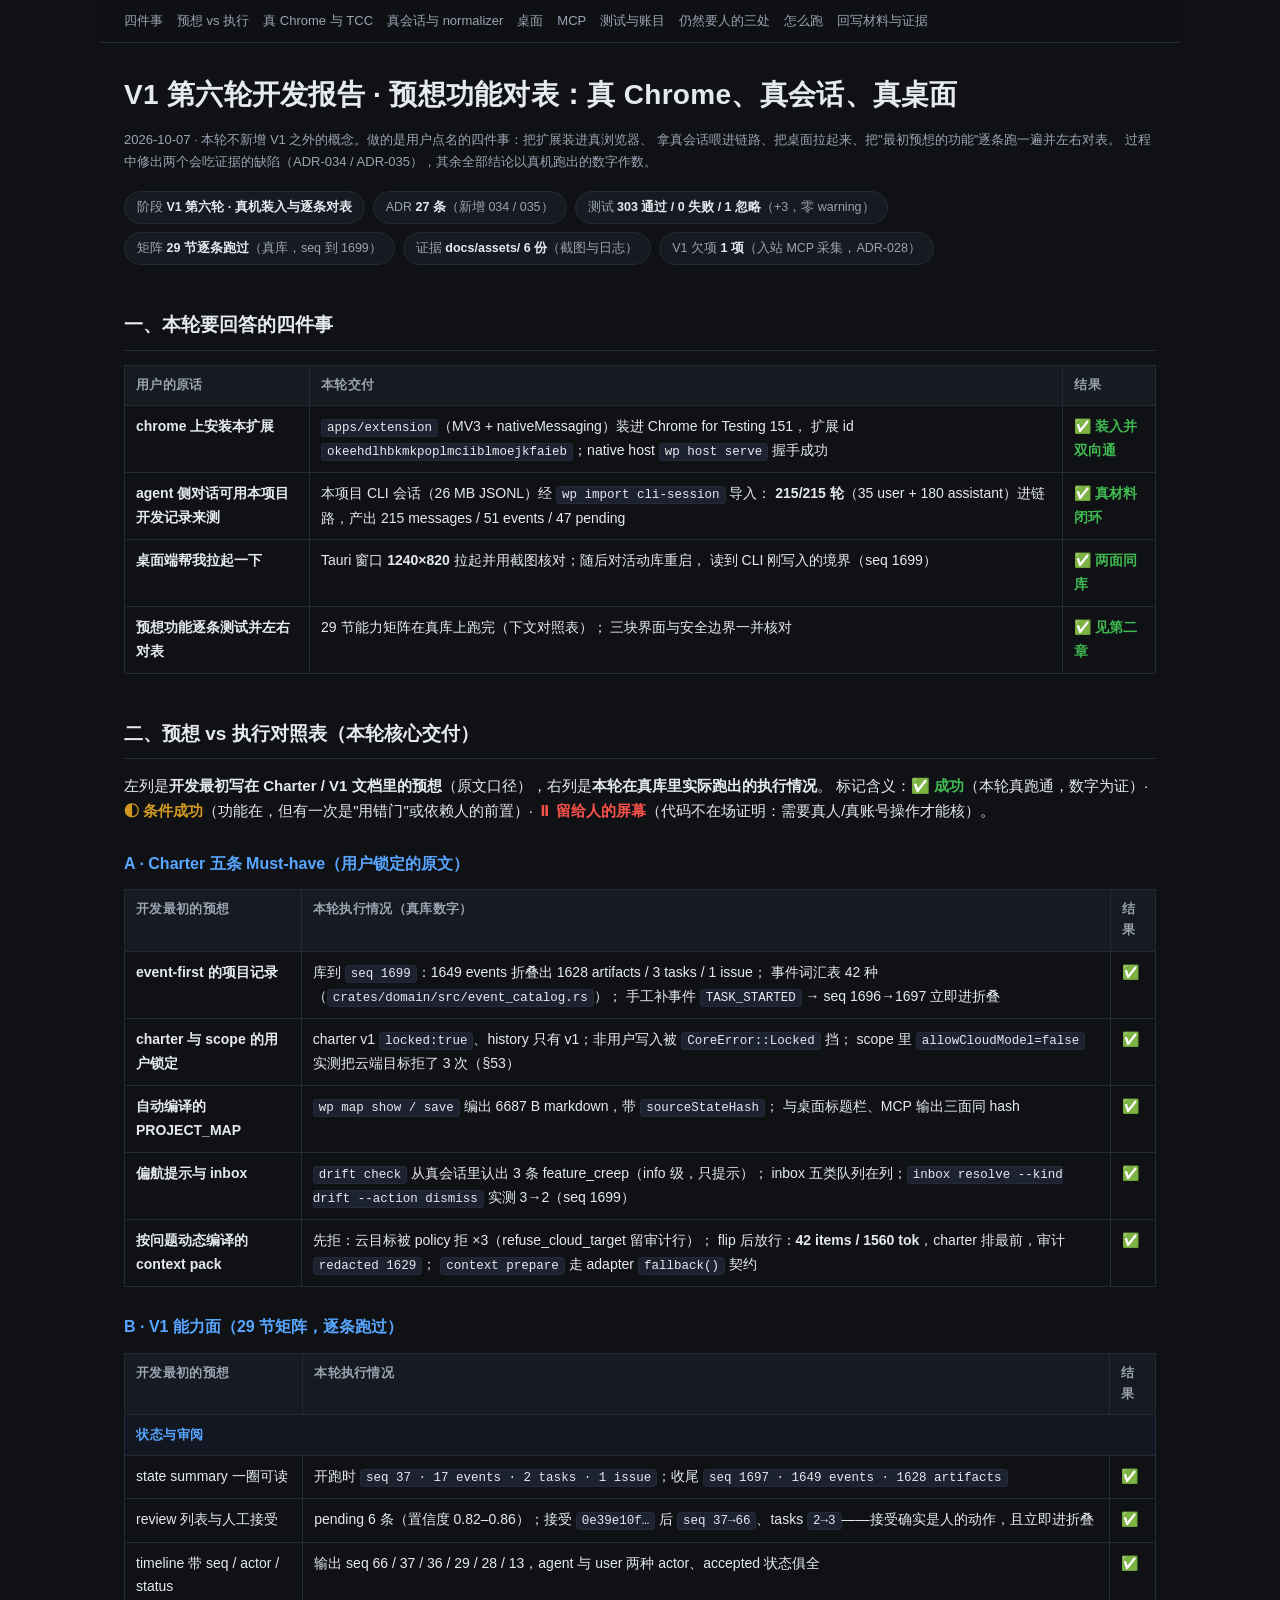
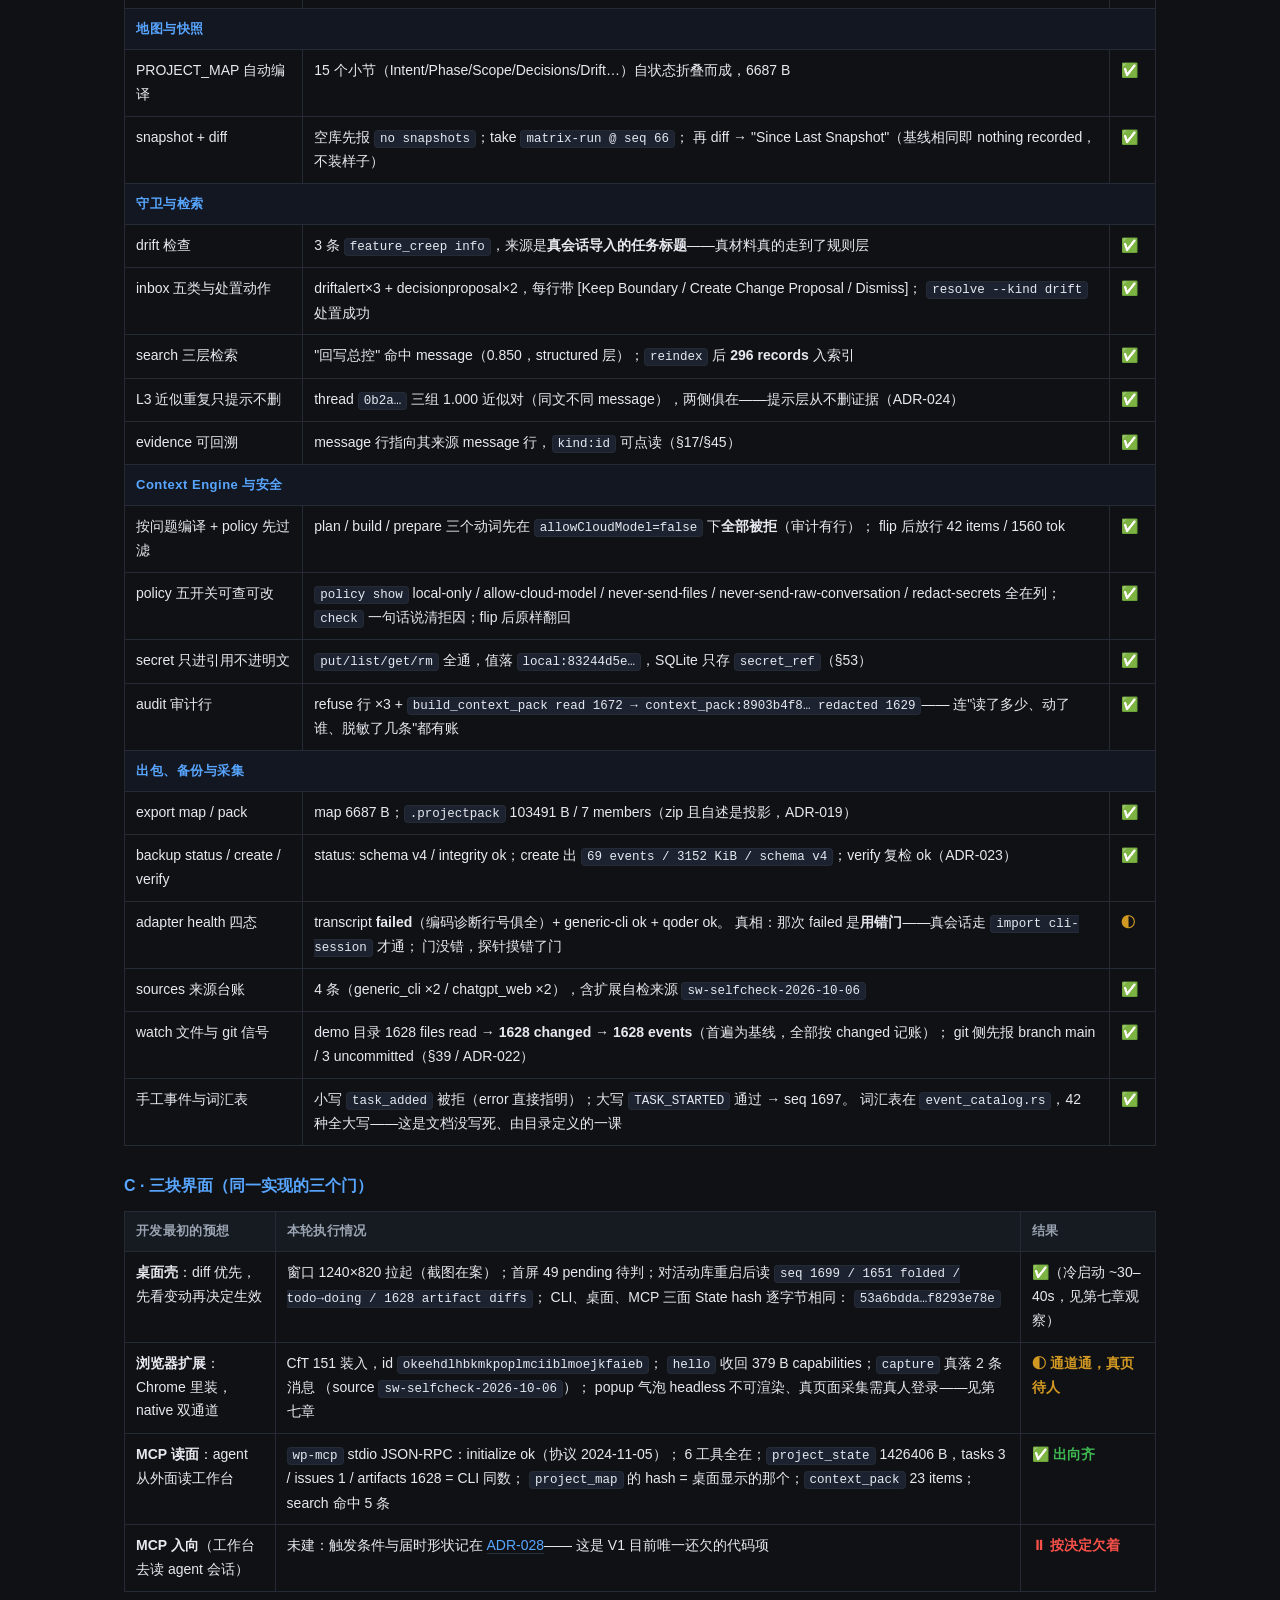
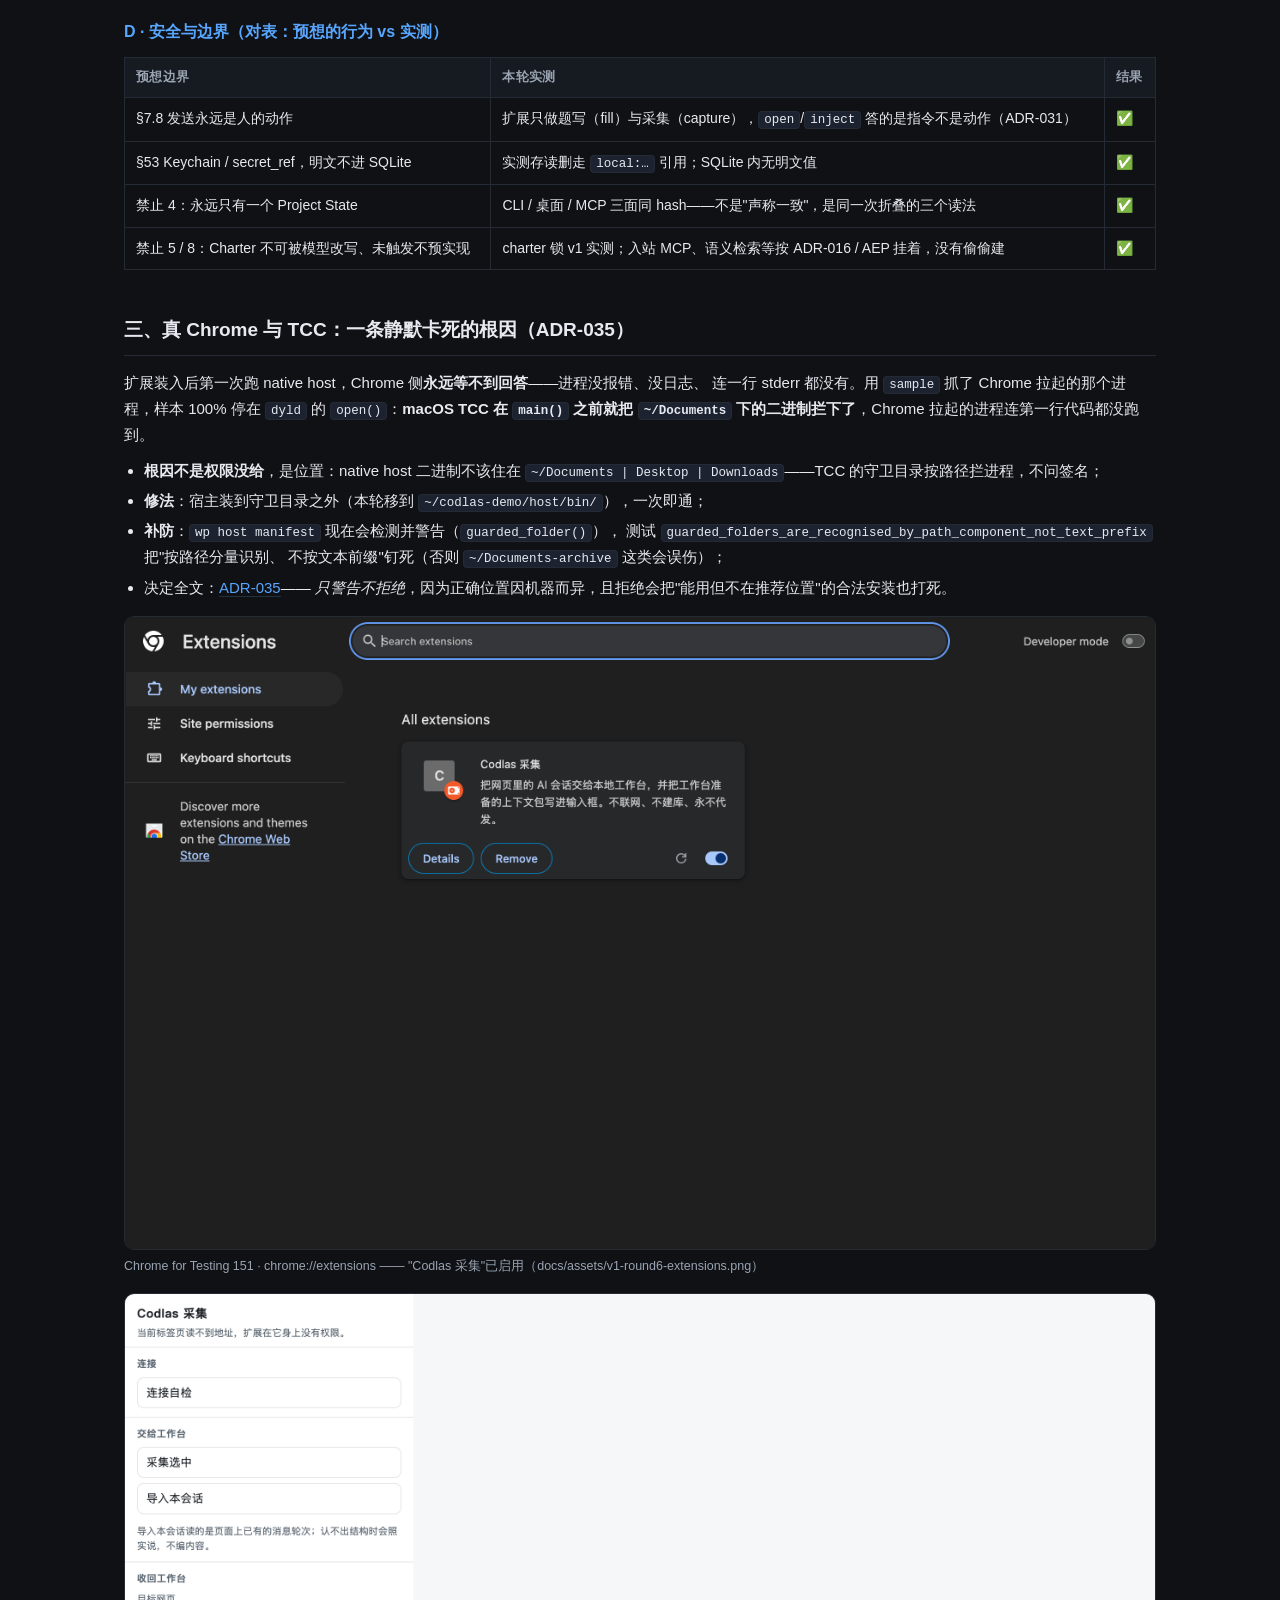
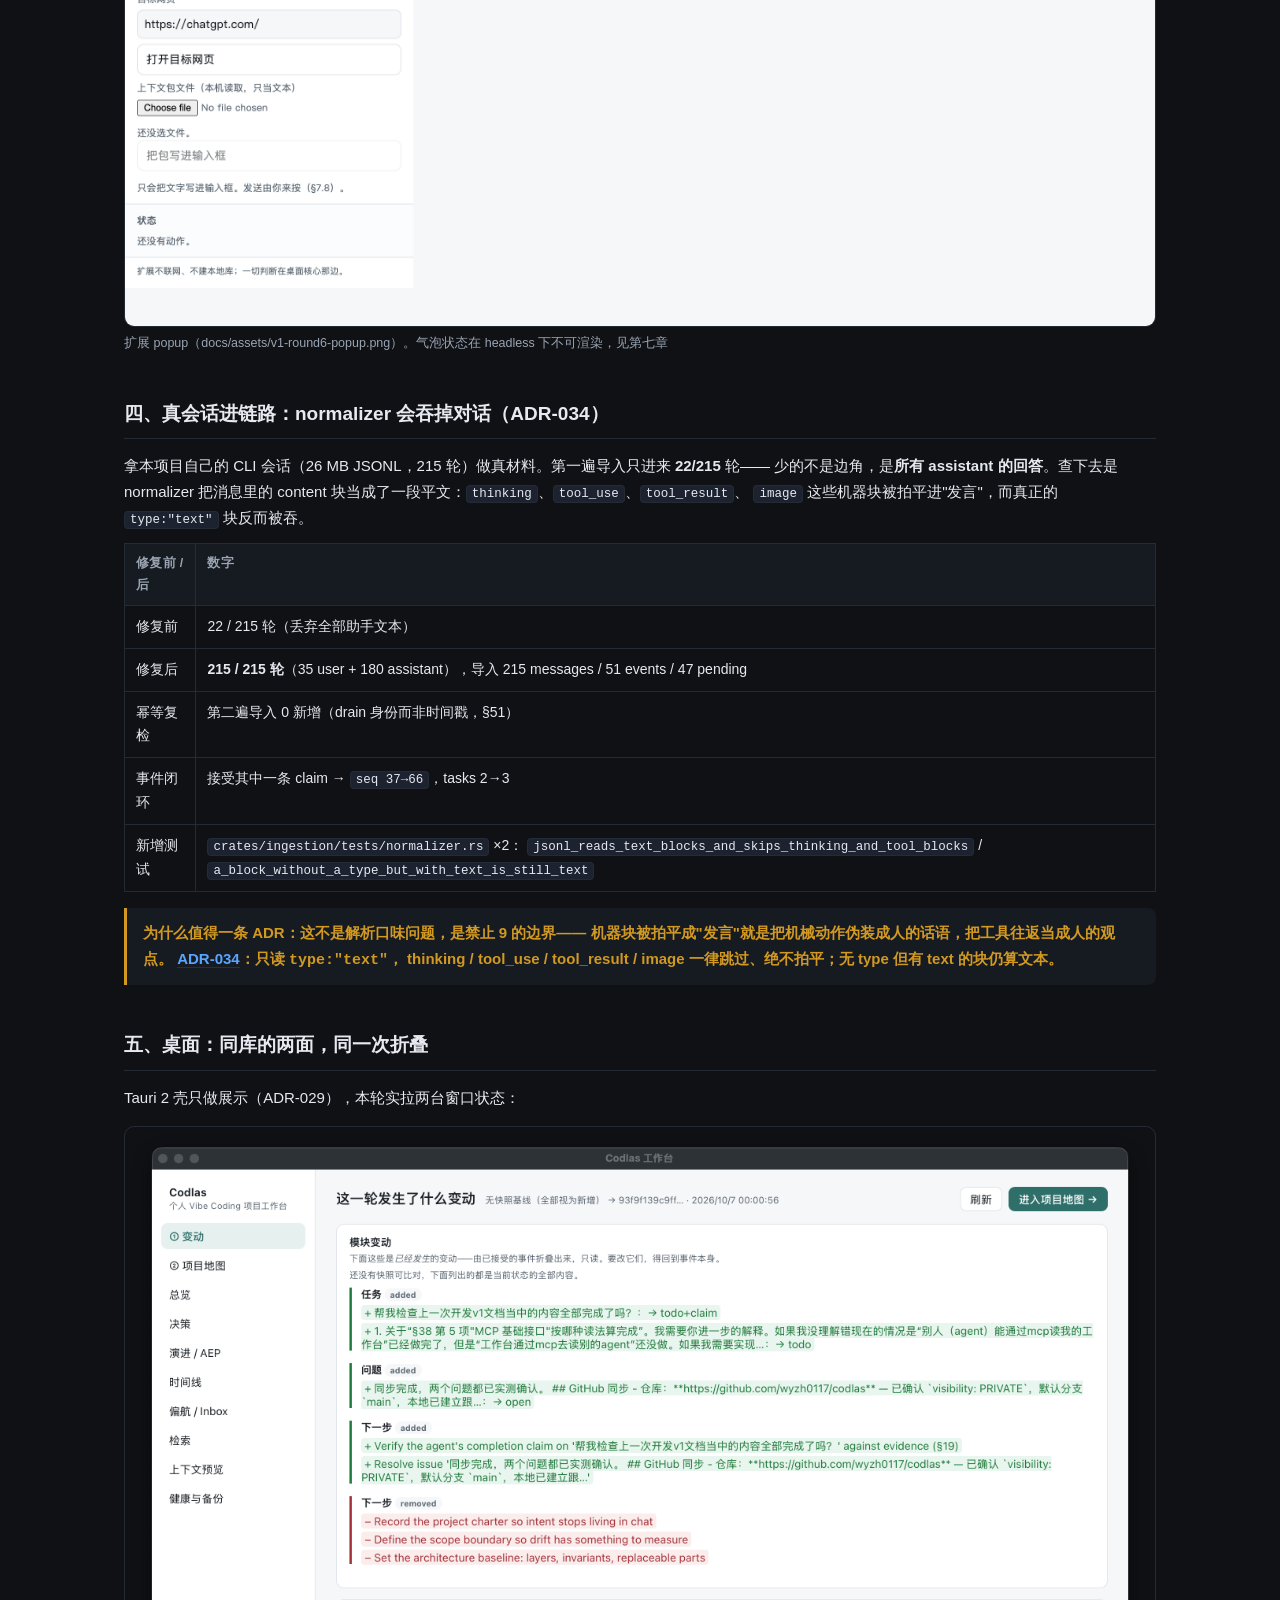
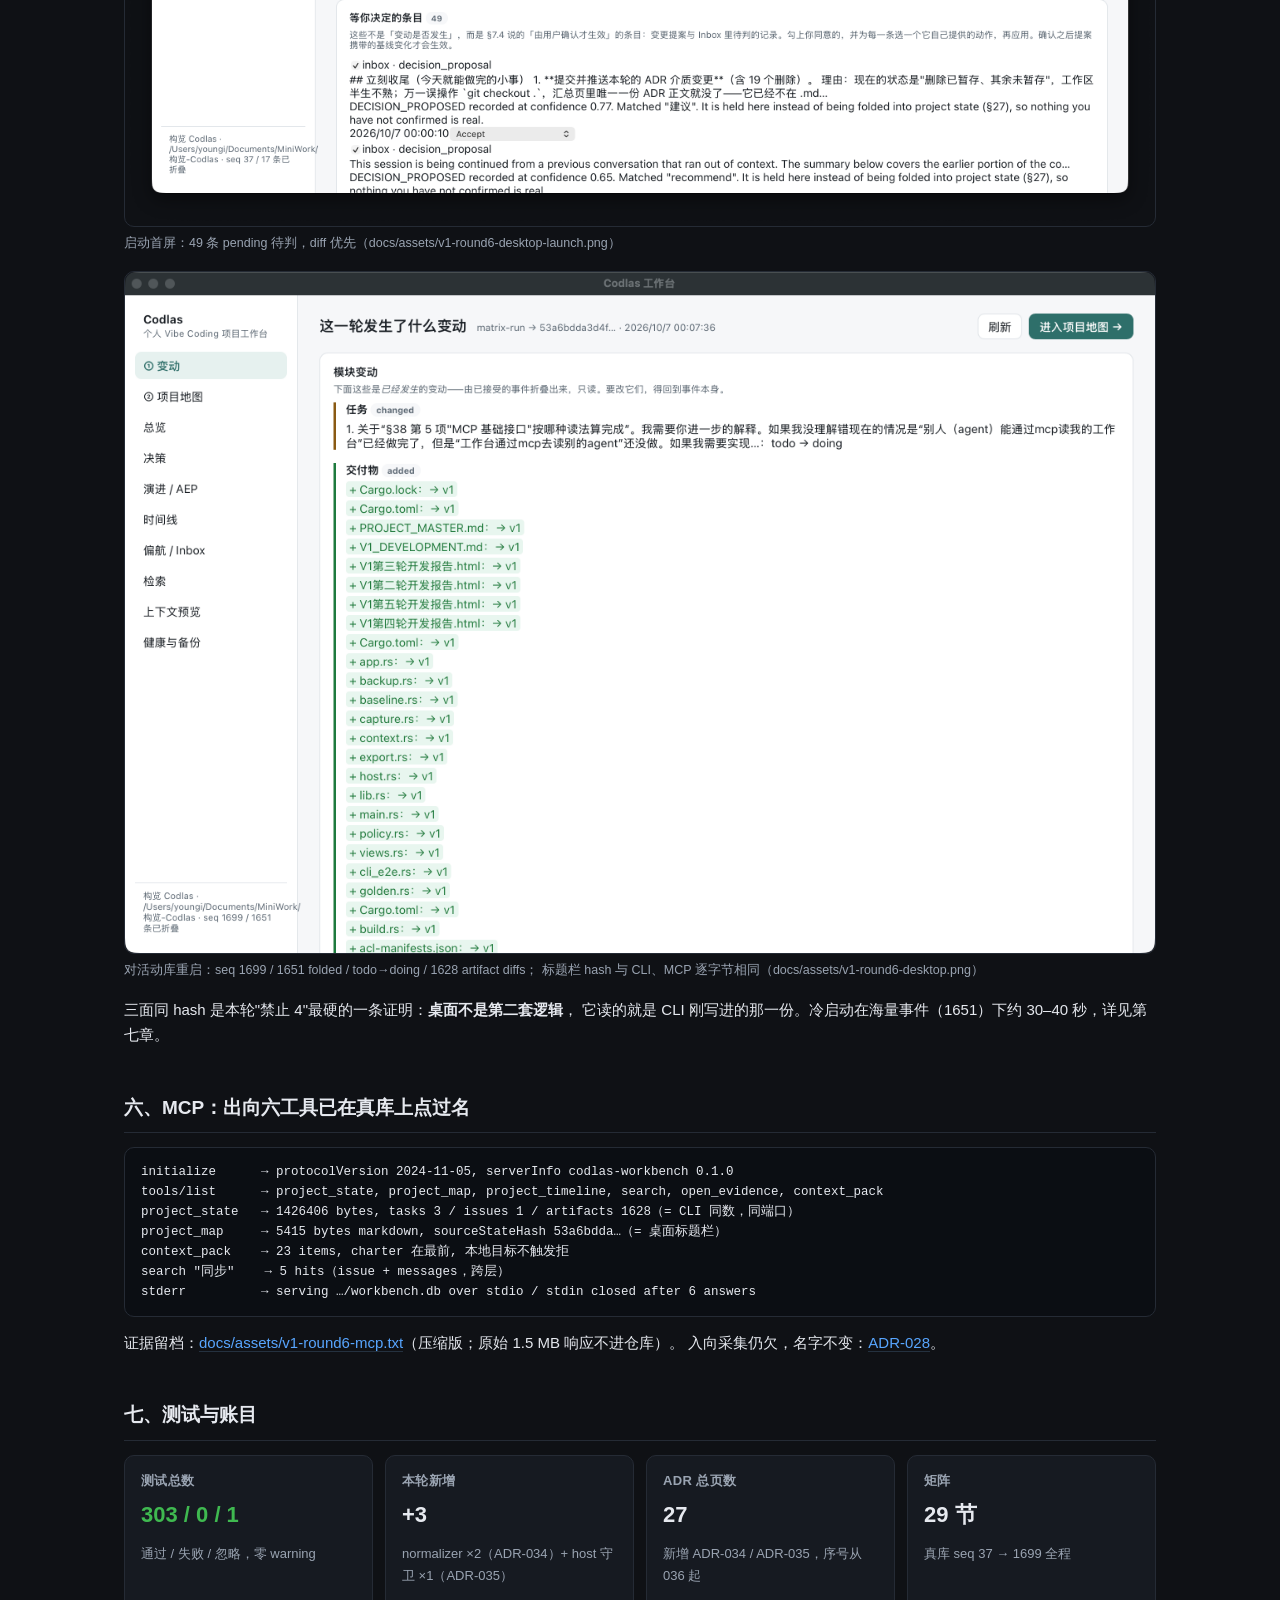
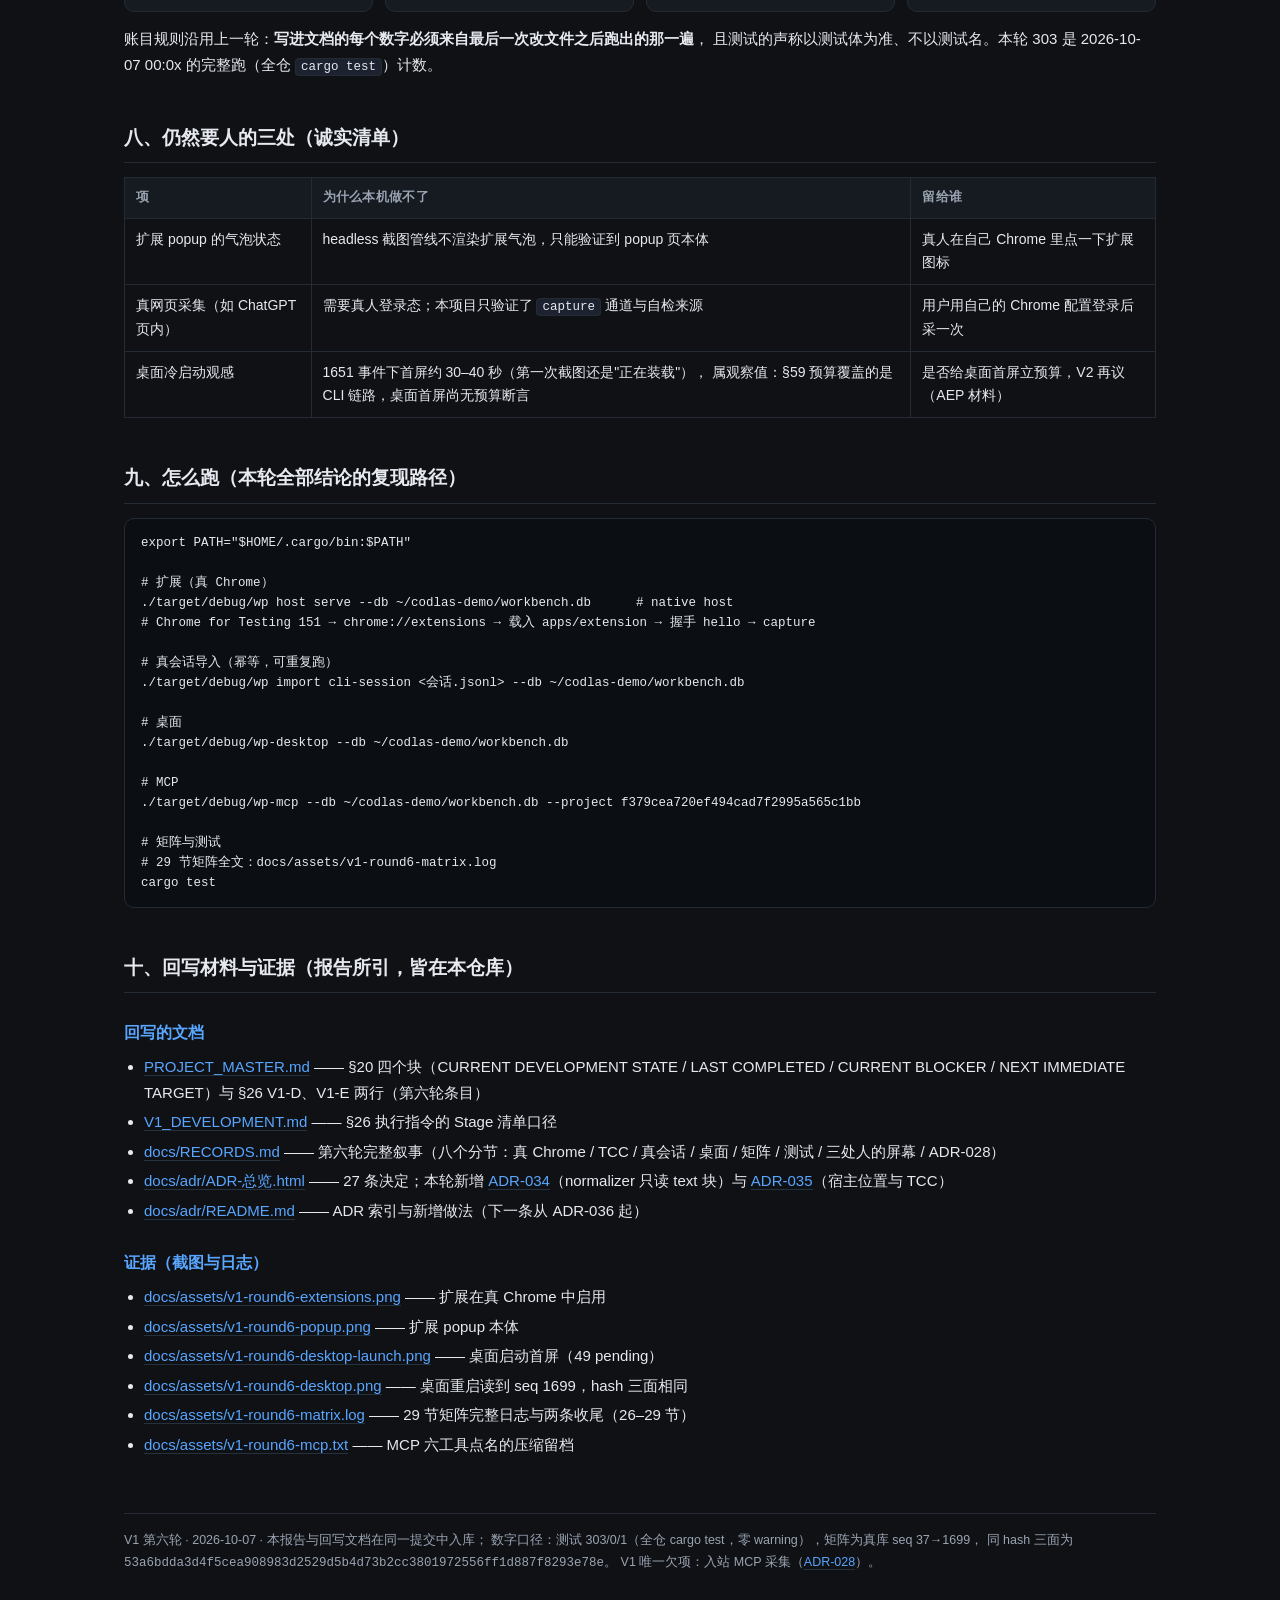
<file: V1第六轮开发报告.html>
<!DOCTYPE html>
<html lang="zh-CN">
<head>
<meta charset="utf-8">
<meta name="viewport" content="width=device-width, initial-scale=1">
<title>构览 Codlas · V1 第六轮开发报告（2026-10-07）</title>
<style>
  :root{
    --bg:#0f1115; --panel:#161a21; --ink:#e6e9ef; --muted:#9aa4b2;
    --line:#252b35; --ok:#3fb950; --warn:#d29922; --no:#f85149; --accent:#58a6ff;
  }
  *{box-sizing:border-box}
  body{margin:0;background:var(--bg);color:var(--ink);
    font:15px/1.7 -apple-system,"PingFang SC","Hiragino Sans GB","Microsoft YaHei",Helvetica,Arial,sans-serif}
  main{max-width:1080px;margin:0 auto;padding:40px 24px 96px}
  h1{font-size:28px;margin:0 0 6px;letter-spacing:.3px}
  h2{font-size:19px;margin:44px 0 14px;padding-bottom:8px;border-bottom:1px solid var(--line)}
  h3{font-size:16px;margin:26px 0 8px;color:var(--accent)}
  p{margin:10px 0}
  .sub{color:var(--muted);font-size:13px}
  .badges{display:flex;flex-wrap:wrap;gap:8px;margin:18px 0 6px}
  .badge{background:var(--panel);border:1px solid var(--line);border-radius:999px;
    padding:5px 12px;font-size:12.5px;color:var(--muted)}
  .badge b{color:var(--ink);font-weight:600}
  .grid{display:grid;grid-template-columns:repeat(auto-fit,minmax(210px,1fr));gap:12px;margin:14px 0}
  .card{background:var(--panel);border:1px solid var(--line);border-radius:10px;padding:14px 16px}
  .card h4{margin:0 0 4px;font-size:13px;color:var(--muted);font-weight:600;letter-spacing:.4px}
  .card .v{font-size:22px;font-weight:650}
  table{width:100%;border-collapse:collapse;margin:12px 0;font-size:14px}
  th,td{border:1px solid var(--line);padding:9px 11px;text-align:left;vertical-align:top}
  th{background:var(--panel);color:var(--muted);font-weight:600;font-size:12.5px;letter-spacing:.3px}
  td code,li code,p code{background:#1c2230;border:1px solid var(--line);border-radius:4px;
    padding:1px 5px;font-size:12.5px;font-family:ui-monospace,SFMono-Regular,Menlo,monospace}
  .ok{color:var(--ok);font-weight:600}
  .warn{color:var(--warn);font-weight:600}
  .no{color:var(--no);font-weight:600}
  td.sec,tr.sec td{background:#131722;color:var(--accent);font-weight:650;font-size:13px;letter-spacing:.5px}
  a{color:var(--accent);text-decoration:none;border-bottom:1px solid #24313f}
  a:hover{border-bottom-color:var(--accent)}
  ul{margin:8px 0 8px 20px;padding:0}
  li{margin:4px 0}
  pre{background:#0b0e13;border:1px solid var(--line);border-radius:10px;padding:14px 16px;
    overflow:auto;font-size:12.5px;line-height:1.6;font-family:ui-monospace,SFMono-Regular,Menlo,monospace}
  .callout{border-left:3px solid var(--accent);background:var(--panel);
    padding:12px 16px;border-radius:0 8px 8px 0;margin:16px 0}
  .callout.warn{border-left-color:var(--warn)}
  .callout.no{border-left-color:var(--no)}
  nav{position:sticky;top:0;background:rgba(15,17,21,.92);backdrop-filter:blur(6px);
    border-bottom:1px solid var(--line);padding:10px 0;margin:-40px -24px 28px;z-index:2}
  nav .in{max-width:1080px;margin:0 auto;padding:0 24px;display:flex;flex-wrap:wrap;gap:14px;font-size:13px}
  nav a{border:0;color:var(--muted)}
  nav a:hover{color:var(--accent)}
  figure{margin:16px 0}
  figure img{width:100%;border:1px solid var(--line);border-radius:10px;display:block}
  figcaption{color:var(--muted);font-size:12.5px;margin-top:6px}
  footer{margin-top:56px;padding-top:16px;border-top:1px solid var(--line);color:var(--muted);font-size:12.5px}
</style>
</head>
<body>
<main>

<nav><div class="in">
  <a href="#ask">四件事</a>
  <a href="#matrix">预想 vs 执行</a>
  <a href="#chrome">真 Chrome 与 TCC</a>
  <a href="#session">真会话与 normalizer</a>
  <a href="#desktop">桌面</a>
  <a href="#mcp">MCP</a>
  <a href="#tests">测试与账目</a>
  <a href="#humans">仍然要人的三处</a>
  <a href="#run">怎么跑</a>
  <a href="#writeback">回写材料与证据</a>
</div></nav>

<h1>V1 第六轮开发报告 · 预想功能对表：真 Chrome、真会话、真桌面</h1>
<p class="sub">2026-10-07 · 本轮不新增 V1 之外的概念。做的是用户点名的四件事：把扩展装进真浏览器、
拿真会话喂进链路、把桌面拉起来、把"最初预想的功能"逐条跑一遍并左右对表。
过程中修出两个会吃证据的缺陷（ADR-034 / ADR-035），其余全部结论以真机跑出的数字作数。</p>

<div class="badges">
  <span class="badge">阶段 <b>V1 第六轮 · 真机装入与逐条对表</b></span>
  <span class="badge">ADR <b>27 条</b>（新增 034 / 035）</span>
  <span class="badge">测试 <b>303 通过 / 0 失败 / 1 忽略</b>（+3，零 warning）</span>
  <span class="badge">矩阵 <b>29 节逐条跑过</b>（真库，seq 到 1699）</span>
  <span class="badge">证据 <b>docs/assets/ 6 份</b>（截图与日志）</span>
  <span class="badge">V1 欠项 <b>1 项</b>（入站 MCP 采集，ADR-028）</span>
</div>

<h2 id="ask">一、本轮要回答的四件事</h2>
<table>
  <thead><tr><th>用户的原话</th><th>本轮交付</th><th>结果</th></tr></thead>
  <tbody>
    <tr><td><strong>chrome 上安装本扩展</strong></td>
      <td><code>apps/extension</code>（MV3 + nativeMessaging）装进 Chrome for Testing 151，
        扩展 id <code>okeehdlhbkmkpoplmciiblmoejkfaieb</code>；native host <code>wp host serve</code> 握手成功</td>
      <td><span class="ok">✅ 装入并双向通</span></td></tr>
    <tr><td><strong>agent 侧对话可用本项目开发记录来测</strong></td>
      <td>本项目 CLI 会话（26 MB JSONL）经 <code>wp import cli-session</code> 导入：
        <strong>215/215 轮</strong>（35 user + 180 assistant）进链路，产出 215 messages / 51 events / 47 pending</td>
      <td><span class="ok">✅ 真材料闭环</span></td></tr>
    <tr><td><strong>桌面端帮我拉起一下</strong></td>
      <td>Tauri 窗口 <strong>1240×820</strong> 拉起并用截图核对；随后对活动库重启，
        读到 CLI 刚写入的境界（seq 1699）</td>
      <td><span class="ok">✅ 两面同库</span></td></tr>
    <tr><td><strong>预想功能逐条测试并左右对表</strong></td>
      <td>29 节能力矩阵在真库上跑完（下文对照表）；
        三块界面与安全边界一并核对</td>
      <td><span class="ok">✅ 见第二章</span></td></tr>
  </tbody>
</table>

<h2 id="matrix">二、预想 vs 执行对照表（本轮核心交付）</h2>
<p>左列是<strong>开发最初写在 Charter / V1 文档里的预想</strong>（原文口径），右列是<strong>本轮在真库里实际跑出的执行情况</strong>。
标记含义：<span class="ok">✅ 成功</span>（本轮真跑通，数字为证）·
<span class="warn">◐ 条件成功</span>（功能在，但有一次是"用错门"或依赖人的前置）·
<span class="no">⏸ 留给人的屏幕</span>（代码不在场证明：需要真人/真账号操作才能核）。</p>

<h3>A · Charter 五条 Must-have（用户锁定的原文）</h3>
<table>
  <thead><tr><th>开发最初的预想</th><th>本轮执行情况（真库数字）</th><th>结果</th></tr></thead>
  <tbody>
    <tr><td><strong>event-first 的项目记录</strong></td>
      <td>库到 <code>seq 1699</code>：1649 events 折叠出 1628 artifacts / 3 tasks / 1 issue；
        事件词汇表 42 种（<code>crates/domain/src/event_catalog.rs</code>）；
        手工补事件 <code>TASK_STARTED</code> → seq 1696→1697 立即进折叠</td>
      <td><span class="ok">✅</span></td></tr>
    <tr><td><strong>charter 与 scope 的用户锁定</strong></td>
      <td>charter v1 <code>locked:true</code>、history 只有 v1；非用户写入被 <code>CoreError::Locked</code> 挡；
        scope 里 <code>allowCloudModel=false</code> 实测把云端目标拒了 3 次（§53）</td>
      <td><span class="ok">✅</span></td></tr>
    <tr><td><strong>自动编译的 PROJECT_MAP</strong></td>
      <td><code>wp map show / save</code> 编出 6687 B markdown，带 <code>sourceStateHash</code>；
        与桌面标题栏、MCP 输出三面同 hash</td>
      <td><span class="ok">✅</span></td></tr>
    <tr><td><strong>偏航提示与 inbox</strong></td>
      <td><code>drift check</code> 从真会话里认出 3 条 feature_creep（info 级，只提示）；
        inbox 五类队列在列；<code>inbox resolve --kind drift --action dismiss</code> 实测 3→2（seq 1699）</td>
      <td><span class="ok">✅</span></td></tr>
    <tr><td><strong>按问题动态编译的 context pack</strong></td>
      <td>先拒：云目标被 policy 拒 ×3（refuse_cloud_target 留审计行）；
        flip 后放行：<strong>42 items / 1560 tok</strong>，charter 排最前，审计 <code>redacted 1629</code>；
        <code>context prepare</code> 走 adapter <code>fallback()</code> 契约</td>
      <td><span class="ok">✅</span></td></tr>
  </tbody>
</table>

<h3>B · V1 能力面（29 节矩阵，逐条跑过）</h3>
<table>
  <thead><tr><th>开发最初的预想</th><th>本轮执行情况</th><th>结果</th></tr></thead>
  <tbody>
    <tr class="sec"><td colspan="3">状态与审阅</td></tr>
    <tr><td>state summary 一圈可读</td>
      <td>开跑时 <code>seq 37 · 17 events · 2 tasks · 1 issue</code>；收尾 <code>seq 1697 · 1649 events · 1628 artifacts</code></td>
      <td><span class="ok">✅</span></td></tr>
    <tr><td>review 列表与人工接受</td>
      <td>pending 6 条（置信度 0.82–0.86）；接受 <code>0e39e10f…</code> 后
        <code>seq 37→66</code>、tasks <code>2→3</code>——接受确实是人的动作，且立即进折叠</td>
      <td><span class="ok">✅</span></td></tr>
    <tr><td>timeline 带 seq / actor / status</td>
      <td>输出 seq 66 / 37 / 36 / 29 / 28 / 13，agent 与 user 两种 actor、accepted 状态俱全</td>
      <td><span class="ok">✅</span></td></tr>
    <tr class="sec"><td colspan="3">地图与快照</td></tr>
    <tr><td>PROJECT_MAP 自动编译</td>
      <td>15 个小节（Intent/Phase/Scope/Decisions/Drift…）自状态折叠而成，6687 B</td>
      <td><span class="ok">✅</span></td></tr>
    <tr><td>snapshot + diff</td>
      <td>空库先报 <code>no snapshots</code>；take <code>matrix-run @ seq 66</code>；
        再 diff → "Since Last Snapshot"（基线相同即 nothing recorded，不装样子）</td>
      <td><span class="ok">✅</span></td></tr>
    <tr class="sec"><td colspan="3">守卫与检索</td></tr>
    <tr><td>drift 检查</td>
      <td>3 条 <code>feature_creep info</code>，来源是<strong>真会话导入的任务标题</strong>——真材料真的走到了规则层</td>
      <td><span class="ok">✅</span></td></tr>
    <tr><td>inbox 五类与处置动作</td>
      <td>driftalert×3 + decisionproposal×2，每行带 [Keep Boundary / Create Change Proposal / Dismiss]；
        <code>resolve --kind drift</code> 处置成功</td>
      <td><span class="ok">✅</span></td></tr>
    <tr><td>search 三层检索</td>
      <td>"回写总控" 命中 message（0.850，structured 层）；<code>reindex</code> 后 <strong>296 records</strong> 入索引</td>
      <td><span class="ok">✅</span></td></tr>
    <tr><td>L3 近似重复只提示不删</td>
      <td>thread <code>0b2a…</code> 三组 1.000 近似对（同文不同 message），两侧俱在——提示层从不删证据（ADR-024）</td>
      <td><span class="ok">✅</span></td></tr>
    <tr><td>evidence 可回溯</td>
      <td>message 行指向其来源 message 行，<code>kind:id</code> 可点读（§17/§45）</td>
      <td><span class="ok">✅</span></td></tr>
    <tr class="sec"><td colspan="3">Context Engine 与安全</td></tr>
    <tr><td>按问题编译 + policy 先过滤</td>
      <td>plan / build / prepare 三个动词先在 <code>allowCloudModel=false</code> 下<strong>全部被拒</strong>（审计有行）；
        flip 后放行 42 items / 1560 tok</td>
      <td><span class="ok">✅</span></td></tr>
    <tr><td>policy 五开关可查可改</td>
      <td><code>policy show</code> local-only / allow-cloud-model / never-send-files / never-send-raw-conversation / redact-secrets 全在列；
        <code>check</code> 一句话说清拒因；flip 后原样翻回</td>
      <td><span class="ok">✅</span></td></tr>
    <tr><td>secret 只进引用不进明文</td>
      <td><code>put/list/get/rm</code> 全通，值落 <code>local:83244d5e…</code>，SQLite 只存 <code>secret_ref</code>（§53）</td>
      <td><span class="ok">✅</span></td></tr>
    <tr><td>audit 审计行</td>
      <td>refuse 行 ×3 + <code>build_context_pack read 1672 → context_pack:8903b4f8… redacted 1629</code>——
        连"读了多少、动了谁、脱敏了几条"都有账</td>
      <td><span class="ok">✅</span></td></tr>
    <tr class="sec"><td colspan="3">出包、备份与采集</td></tr>
    <tr><td>export map / pack</td>
      <td>map 6687 B；<code>.projectpack</code> 103491 B / 7 members（zip 且自述是投影，ADR-019）</td>
      <td><span class="ok">✅</span></td></tr>
    <tr><td>backup status / create / verify</td>
      <td>status: schema v4 / integrity ok；create 出 <code>69 events / 3152 KiB / schema v4</code>；verify 复检 ok（ADR-023）</td>
      <td><span class="ok">✅</span></td></tr>
    <tr><td>adapter health 四态</td>
      <td>transcript <strong>failed</strong>（编码诊断行号俱全）+ generic-cli ok + qoder ok。
        真相：那次 failed 是<strong>用错门</strong>——真会话走 <code>import cli-session</code> 才通；
        门没错，探针摸错了门</td>
      <td><span class="warn">◐</span></td></tr>
    <tr><td>sources 来源台账</td>
      <td>4 条（generic_cli ×2 / chatgpt_web ×2），含扩展自检来源 <code>sw-selfcheck-2026-10-06</code></td>
      <td><span class="ok">✅</span></td></tr>
    <tr><td>watch 文件与 git 信号</td>
      <td>demo 目录 1628 files read → <strong>1628 changed → 1628 events</strong>（首遍为基线，全部按 changed 记账）；
        git 侧先报 branch main / 3 uncommitted（§39 / ADR-022）</td>
      <td><span class="ok">✅</span></td></tr>
    <tr><td>手工事件与词汇表</td>
      <td>小写 <code>task_added</code> 被拒（error 直接指明）；大写 <code>TASK_STARTED</code> 通过 → seq 1697。
        词汇表在 <code>event_catalog.rs</code>，42 种全大写——这是文档没写死、由目录定义的一课</td>
      <td><span class="ok">✅</span></td></tr>
  </tbody>
</table>

<h3>C · 三块界面（同一实现的三个门）</h3>
<table>
  <thead><tr><th>开发最初的预想</th><th>本轮执行情况</th><th>结果</th></tr></thead>
  <tbody>
    <tr><td><strong>桌面壳</strong>：diff 优先，先看变动再决定生效</td>
      <td>窗口 1240×820 拉起（截图在案）；首屏 49 pending 待判；对活动库重启后读
        <code>seq 1699 / 1651 folded / todo→doing / 1628 artifact diffs</code>；
        CLI、桌面、MCP 三面 State hash 逐字节相同：
        <code>53a6bdda…f8293e78e</code></td>
      <td><span class="ok">✅</span>（冷启动 ~30–40s，见第七章观察）</td></tr>
    <tr><td><strong>浏览器扩展</strong>：Chrome 里装，native 双通道</td>
      <td>CfT 151 装入，id <code>okeehdlhbkmkpoplmciiblmoejkfaieb</code>；
        <code>hello</code> 收回 379 B capabilities；<code>capture</code> 真落 2 条消息
        （source <code>sw-selfcheck-2026-10-06</code>）；
        popup 气泡 headless 不可渲染、真页面采集需真人登录——见第七章</td>
      <td><span class="warn">◐ 通道通，真页待人</span></td></tr>
    <tr><td><strong>MCP 读面</strong>：agent 从外面读工作台</td>
      <td><code>wp-mcp</code> stdio JSON-RPC：initialize ok（协议 2024-11-05）；
        6 工具全在；<code>project_state</code> 1426406 B，tasks 3 / issues 1 / artifacts 1628 = CLI 同数；
        <code>project_map</code> 的 hash = 桌面显示的那个；<code>context_pack</code> 23 items；search 命中 5 条</td>
      <td><span class="ok">✅ 出向齐</span></td></tr>
    <tr><td><strong>MCP 入向</strong>（工作台去读 agent 会话）</td>
      <td>未建：触发条件与届时形状记在 <a href="docs/adr/ADR-总览.html#adr-028">ADR-028</a>——
        这是 V1 目前唯一还欠的代码项</td>
      <td><span class="no">⏸ 按决定欠着</span></td></tr>
  </tbody>
</table>

<h3>D · 安全与边界（对表：预想的行为 vs 实测）</h3>
<table>
  <thead><tr><th>预想边界</th><th>本轮实测</th><th>结果</th></tr></thead>
  <tbody>
    <tr><td>§7.8 发送永远是人的动作</td>
      <td>扩展只做题写（fill）与采集（capture），<code>open</code>/<code>inject</code> 答的是指令不是动作（ADR-031）</td>
      <td><span class="ok">✅</span></td></tr>
    <tr><td>§53 Keychain / secret_ref，明文不进 SQLite</td>
      <td>实测存读删走 <code>local:…</code> 引用；SQLite 内无明文值</td>
      <td><span class="ok">✅</span></td></tr>
    <tr><td>禁止 4：永远只有一个 Project State</td>
      <td>CLI / 桌面 / MCP 三面同 hash——不是"声称一致"，是同一次折叠的三个读法</td>
      <td><span class="ok">✅</span></td></tr>
    <tr><td>禁止 5 / 8：Charter 不可被模型改写、未触发不预实现</td>
      <td>charter 锁 v1 实测；入站 MCP、语义检索等按 ADR-016 / AEP 挂着，没有偷偷建</td>
      <td><span class="ok">✅</span></td></tr>
  </tbody>
</table>

<h2 id="chrome">三、真 Chrome 与 TCC：一条静默卡死的根因（ADR-035）</h2>
<p>扩展装入后第一次跑 native host，Chrome 侧<strong>永远等不到回答</strong>——进程没报错、没日志、
连一行 stderr 都没有。用 <code>sample</code> 抓了 Chrome 拉起的那个进程，样本 100% 停在
<code>dyld</code> 的 <code>open()</code>：<strong>macOS TCC 在 <code>main()</code> 之前就把
<code>~/Documents</code> 下的二进制拦下了</strong>，Chrome 拉起的进程连第一行代码都没跑到。</p>
<ul>
  <li><strong>根因不是权限没给</strong>，是位置：native host 二进制不该住在
    <code>~/Documents | Desktop | Downloads</code>——TCC 的守卫目录按路径拦进程，不问签名；</li>
  <li><strong>修法</strong>：宿主装到守卫目录之外（本轮移到 <code>~/codlas-demo/host/bin/</code>），一次即通；</li>
  <li><strong>补防</strong>：<code>wp host manifest</code> 现在会检测并警告（<code>guarded_folder()</code>），
    测试 <code>guarded_folders_are_recognised_by_path_component_not_text_prefix</code> 把"按路径分量识别、
    不按文本前缀"钉死（否则 <code>~/Documents-archive</code> 这类会误伤）；</li>
  <li>决定全文：<a href="docs/adr/ADR-总览.html#adr-035">ADR-035</a>——
    <em>只警告不拒绝</em>，因为正确位置因机器而异，且拒绝会把"能用但不在推荐位置"的合法安装也打死。</li>
</ul>
<figure>
  <img src="docs/assets/v1-round6-extensions.png" alt="chrome://extensions 中的 Codlas 采集">
  <figcaption>Chrome for Testing 151 · chrome://extensions —— "Codlas 采集"已启用（docs/assets/v1-round6-extensions.png）</figcaption>
</figure>
<figure>
  <img src="docs/assets/v1-round6-popup.png" alt="扩展 popup">
  <figcaption>扩展 popup（docs/assets/v1-round6-popup.png）。气泡状态在 headless 下不可渲染，见第七章</figcaption>
</figure>

<h2 id="session">四、真会话进链路：normalizer 会吞掉对话（ADR-034）</h2>
<p>拿本项目自己的 CLI 会话（26 MB JSONL，215 轮）做真材料。第一遍导入只进来 <strong>22/215</strong> 轮——
少的不是边角，是<strong>所有 assistant 的回答</strong>。查下去是 normalizer 把消息里的
content 块当成了一段平文：<code>thinking</code>、<code>tool_use</code>、<code>tool_result</code>、
<code>image</code> 这些机器块被拍平进"发言"，而真正的 <code>type:"text"</code> 块反而被吞。</p>
<table>
  <thead><tr><th>修复前 / 后</th><th>数字</th></tr></thead>
  <tbody>
    <tr><td>修复前</td><td>22 / 215 轮（丢弃全部助手文本）</td></tr>
    <tr><td>修复后</td><td><strong>215 / 215 轮</strong>（35 user + 180 assistant），导入 215 messages / 51 events / 47 pending</td></tr>
    <tr><td>幂等复检</td><td>第二遍导入 0 新增（drain 身份而非时间戳，§51）</td></tr>
    <tr><td>事件闭环</td><td>接受其中一条 claim → <code>seq 37→66</code>，tasks 2→3</td></tr>
    <tr><td>新增测试</td><td><code>crates/ingestion/tests/normalizer.rs</code> ×2：
      <code>jsonl_reads_text_blocks_and_skips_thinking_and_tool_blocks</code> /
      <code>a_block_without_a_type_but_with_text_is_still_text</code></td></tr>
  </tbody>
</table>
<div class="callout warn">
  <strong>为什么值得一条 ADR：</strong>这不是解析口味问题，是<strong>禁止 9 的边界</strong>——
  机器块被拍平成"发言"就是把机械动作伪装成人的话语，把工具往返当成人的观点。
  <a href="docs/adr/ADR-总览.html#adr-034">ADR-034</a>：只读 <code>type:"text"</code>，
  thinking / tool_use / tool_result / image 一律跳过、绝不拍平；无 type 但有 text 的块仍算文本。
</div>

<h2 id="desktop">五、桌面：同库的两面，同一次折叠</h2>
<p>Tauri 2 壳只做展示（ADR-029），本轮实拉两台窗口状态：</p>
<figure>
  <img src="docs/assets/v1-round6-desktop-launch.png" alt="桌面启动首屏">
  <figcaption>启动首屏：49 条 pending 待判，diff 优先（docs/assets/v1-round6-desktop-launch.png）</figcaption>
</figure>
<figure>
  <img src="docs/assets/v1-round6-desktop.png" alt="桌面重启后读到新境界">
  <figcaption>对活动库重启：seq 1699 / 1651 folded / todo→doing / 1628 artifact diffs；
    标题栏 hash 与 CLI、MCP 逐字节相同（docs/assets/v1-round6-desktop.png）</figcaption>
</figure>
<p>三面同 hash 是本轮"禁止 4"最硬的一条证明：<strong>桌面不是第二套逻辑</strong>，
它读的就是 CLI 刚写进的那一份。冷启动在海量事件（1651）下约 30–40 秒，详见第七章。</p>

<h2 id="mcp">六、MCP：出向六工具已在真库上点过名</h2>
<pre>initialize      → protocolVersion 2024-11-05, serverInfo codlas-workbench 0.1.0
tools/list      → project_state, project_map, project_timeline, search, open_evidence, context_pack
project_state   → 1426406 bytes, tasks 3 / issues 1 / artifacts 1628（= CLI 同数，同端口）
project_map     → 5415 bytes markdown, sourceStateHash 53a6bdda…（= 桌面标题栏）
context_pack    → 23 items, charter 在最前, 本地目标不触发拒
search "同步"    → 5 hits（issue + messages，跨层）
stderr          → serving …/workbench.db over stdio / stdin closed after 6 answers</pre>
<p>证据留档：<a href="docs/assets/v1-round6-mcp.txt">docs/assets/v1-round6-mcp.txt</a>（压缩版；原始 1.5 MB 响应不进仓库）。
入向采集仍欠，名字不变：<a href="docs/adr/ADR-总览.html#adr-028">ADR-028</a>。</p>

<h2 id="tests">七、测试与账目</h2>
<div class="grid">
  <div class="card"><h4>测试总数</h4><div class="v ok">303 / 0 / 1</div><p class="sub">通过 / 失败 / 忽略，零 warning</p></div>
  <div class="card"><h4>本轮新增</h4><div class="v">+3</div><p class="sub">normalizer ×2（ADR-034）+ host 守卫 ×1（ADR-035）</p></div>
  <div class="card"><h4>ADR 总页数</h4><div class="v">27</div><p class="sub">新增 ADR-034 / ADR-035，序号从 036 起</p></div>
  <div class="card"><h4>矩阵</h4><div class="v">29 节</div><p class="sub">真库 seq 37 → 1699 全程</p></div>
</div>
<p>账目规则沿用上一轮：<strong>写进文档的每个数字必须来自最后一次改文件之后跑出的那一遍</strong>，
且测试的声称以测试体为准、不以测试名。本轮 303 是 2026-10-07 00:0x 的完整跑（全仓 <code>cargo test</code>）计数。</p>

<h2 id="humans">八、仍然要人的三处（诚实清单）</h2>
<table>
  <thead><tr><th>项</th><th>为什么本机做不了</th><th>留给谁</th></tr></thead>
  <tbody>
    <tr><td>扩展 popup 的气泡状态</td>
      <td>headless 截图管线不渲染扩展气泡，只能验证到 popup 页本体</td>
      <td>真人在自己 Chrome 里点一下扩展图标</td></tr>
    <tr><td>真网页采集（如 ChatGPT 页内）</td>
      <td>需要真人登录态；本项目只验证了 <code>capture</code> 通道与自检来源</td>
      <td>用户用自己的 Chrome 配置登录后采一次</td></tr>
    <tr><td>桌面冷启动观感</td>
      <td>1651 事件下首屏约 30–40 秒（第一次截图还是"正在装载"），
        属观察值：§59 预算覆盖的是 CLI 链路，桌面首屏尚无预算断言</td>
      <td>是否给桌面首屏立预算，V2 再议（AEP 材料）</td></tr>
  </tbody>
</table>

<h2 id="run">九、怎么跑（本轮全部结论的复现路径）</h2>
<pre>export PATH="$HOME/.cargo/bin:$PATH"

# 扩展（真 Chrome）
./target/debug/wp host serve --db ~/codlas-demo/workbench.db      # native host
# Chrome for Testing 151 → chrome://extensions → 载入 apps/extension → 握手 hello → capture

# 真会话导入（幂等，可重复跑）
./target/debug/wp import cli-session &lt;会话.jsonl&gt; --db ~/codlas-demo/workbench.db

# 桌面
./target/debug/wp-desktop --db ~/codlas-demo/workbench.db

# MCP
./target/debug/wp-mcp --db ~/codlas-demo/workbench.db --project f379cea720ef494cad7f2995a565c1bb

# 矩阵与测试
# 29 节矩阵全文：docs/assets/v1-round6-matrix.log
cargo test</pre>

<h2 id="writeback">十、回写材料与证据（报告所引，皆在本仓库）</h2>
<h3>回写的文档</h3>
<ul>
  <li><a href="PROJECT_MASTER.md">PROJECT_MASTER.md</a> —— §20 四个块（CURRENT DEVELOPMENT STATE / LAST COMPLETED /
    CURRENT BLOCKER / NEXT IMMEDIATE TARGET）与 §26 V1-D、V1-E 两行（第六轮条目）</li>
  <li><a href="V1_DEVELOPMENT.md">V1_DEVELOPMENT.md</a> —— §26 执行指令的 Stage 清单口径</li>
  <li><a href="docs/RECORDS.md">docs/RECORDS.md</a> —— 第六轮完整叙事（八个分节：真 Chrome / TCC / 真会话 /
    桌面 / 矩阵 / 测试 / 三处人的屏幕 / ADR-028）</li>
  <li><a href="docs/adr/ADR-总览.html">docs/adr/ADR-总览.html</a> —— 27 条决定；本轮新增
    <a href="docs/adr/ADR-总览.html#adr-034">ADR-034</a>（normalizer 只读 text 块）与
    <a href="docs/adr/ADR-总览.html#adr-035">ADR-035</a>（宿主位置与 TCC）</li>
  <li><a href="docs/adr/README.md">docs/adr/README.md</a> —— ADR 索引与新增做法（下一条从 ADR-036 起）</li>
</ul>
<h3>证据（截图与日志）</h3>
<ul>
  <li><a href="docs/assets/v1-round6-extensions.png">docs/assets/v1-round6-extensions.png</a> —— 扩展在真 Chrome 中启用</li>
  <li><a href="docs/assets/v1-round6-popup.png">docs/assets/v1-round6-popup.png</a> —— 扩展 popup 本体</li>
  <li><a href="docs/assets/v1-round6-desktop-launch.png">docs/assets/v1-round6-desktop-launch.png</a> —— 桌面启动首屏（49 pending）</li>
  <li><a href="docs/assets/v1-round6-desktop.png">docs/assets/v1-round6-desktop.png</a> —— 桌面重启读到 seq 1699，hash 三面相同</li>
  <li><a href="docs/assets/v1-round6-matrix.log">docs/assets/v1-round6-matrix.log</a> —— 29 节矩阵完整日志与两条收尾（26–29 节）</li>
  <li><a href="docs/assets/v1-round6-mcp.txt">docs/assets/v1-round6-mcp.txt</a> —— MCP 六工具点名的压缩留档</li>
</ul>

<footer>
  V1 第六轮 · 2026-10-07 · 本报告与回写文档在同一提交中入库；
  数字口径：测试 303/0/1（全仓 cargo test，零 warning），矩阵为真库 seq 37→1699，
  同 hash 三面为 <code>53a6bdda3d4f5cea908983d2529d5b4d73b2cc3801972556ff1d887f8293e78e</code>。
  V1 唯一欠项：入站 MCP 采集（<a href="docs/adr/ADR-总览.html#adr-028">ADR-028</a>）。
</footer>

</main>
</body>
</html>
</file>
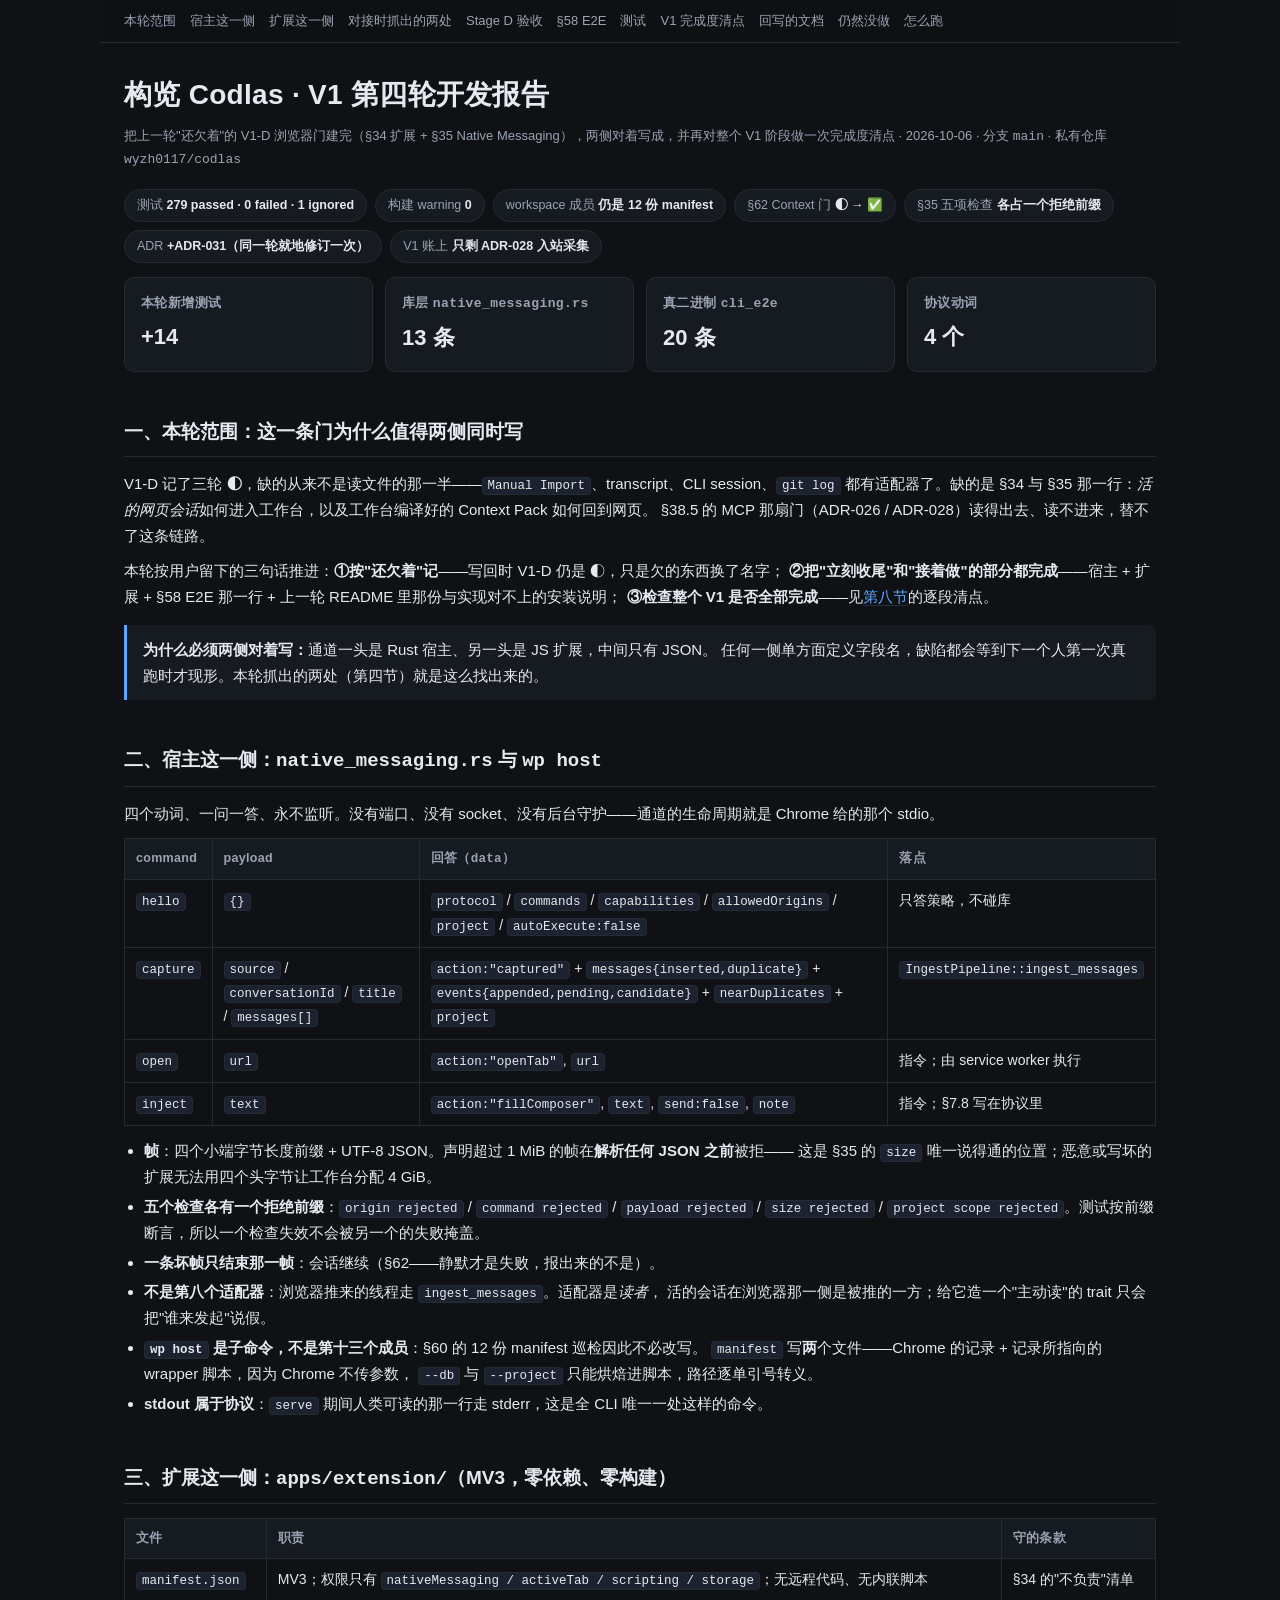
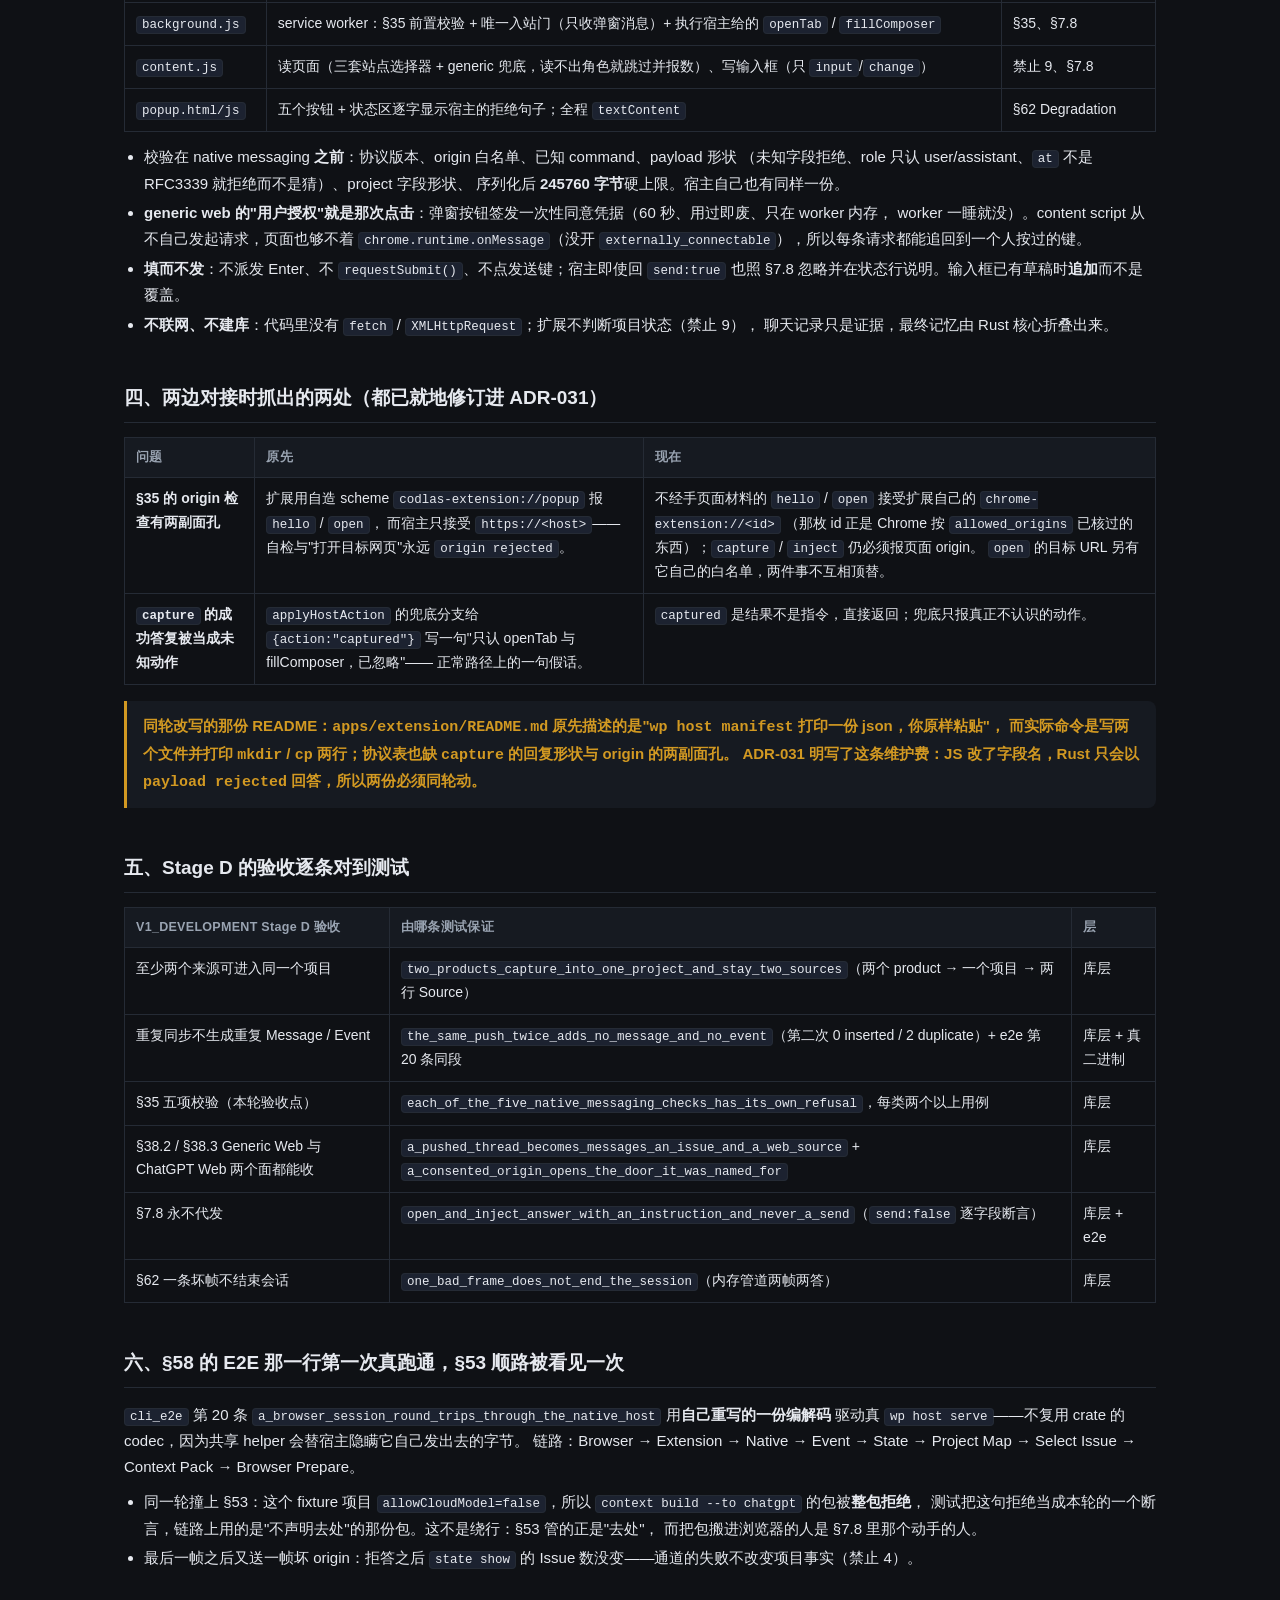
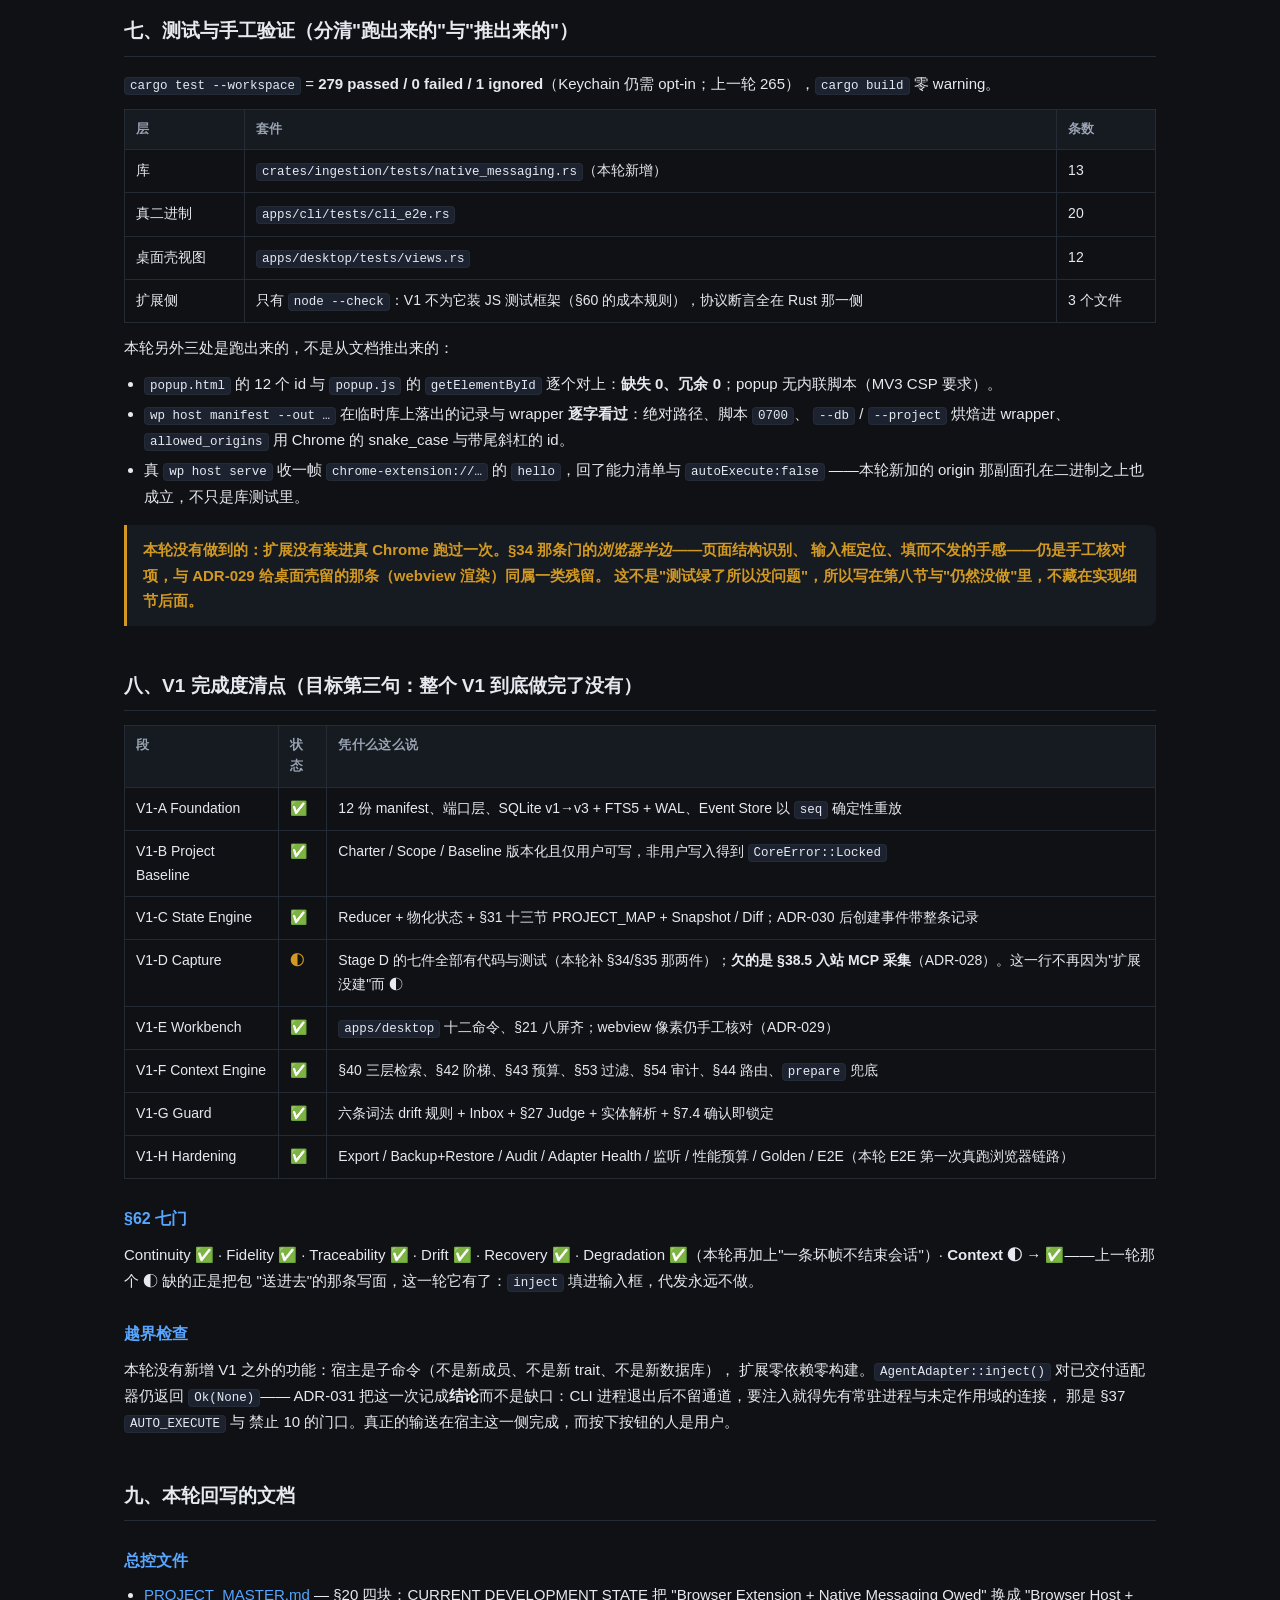
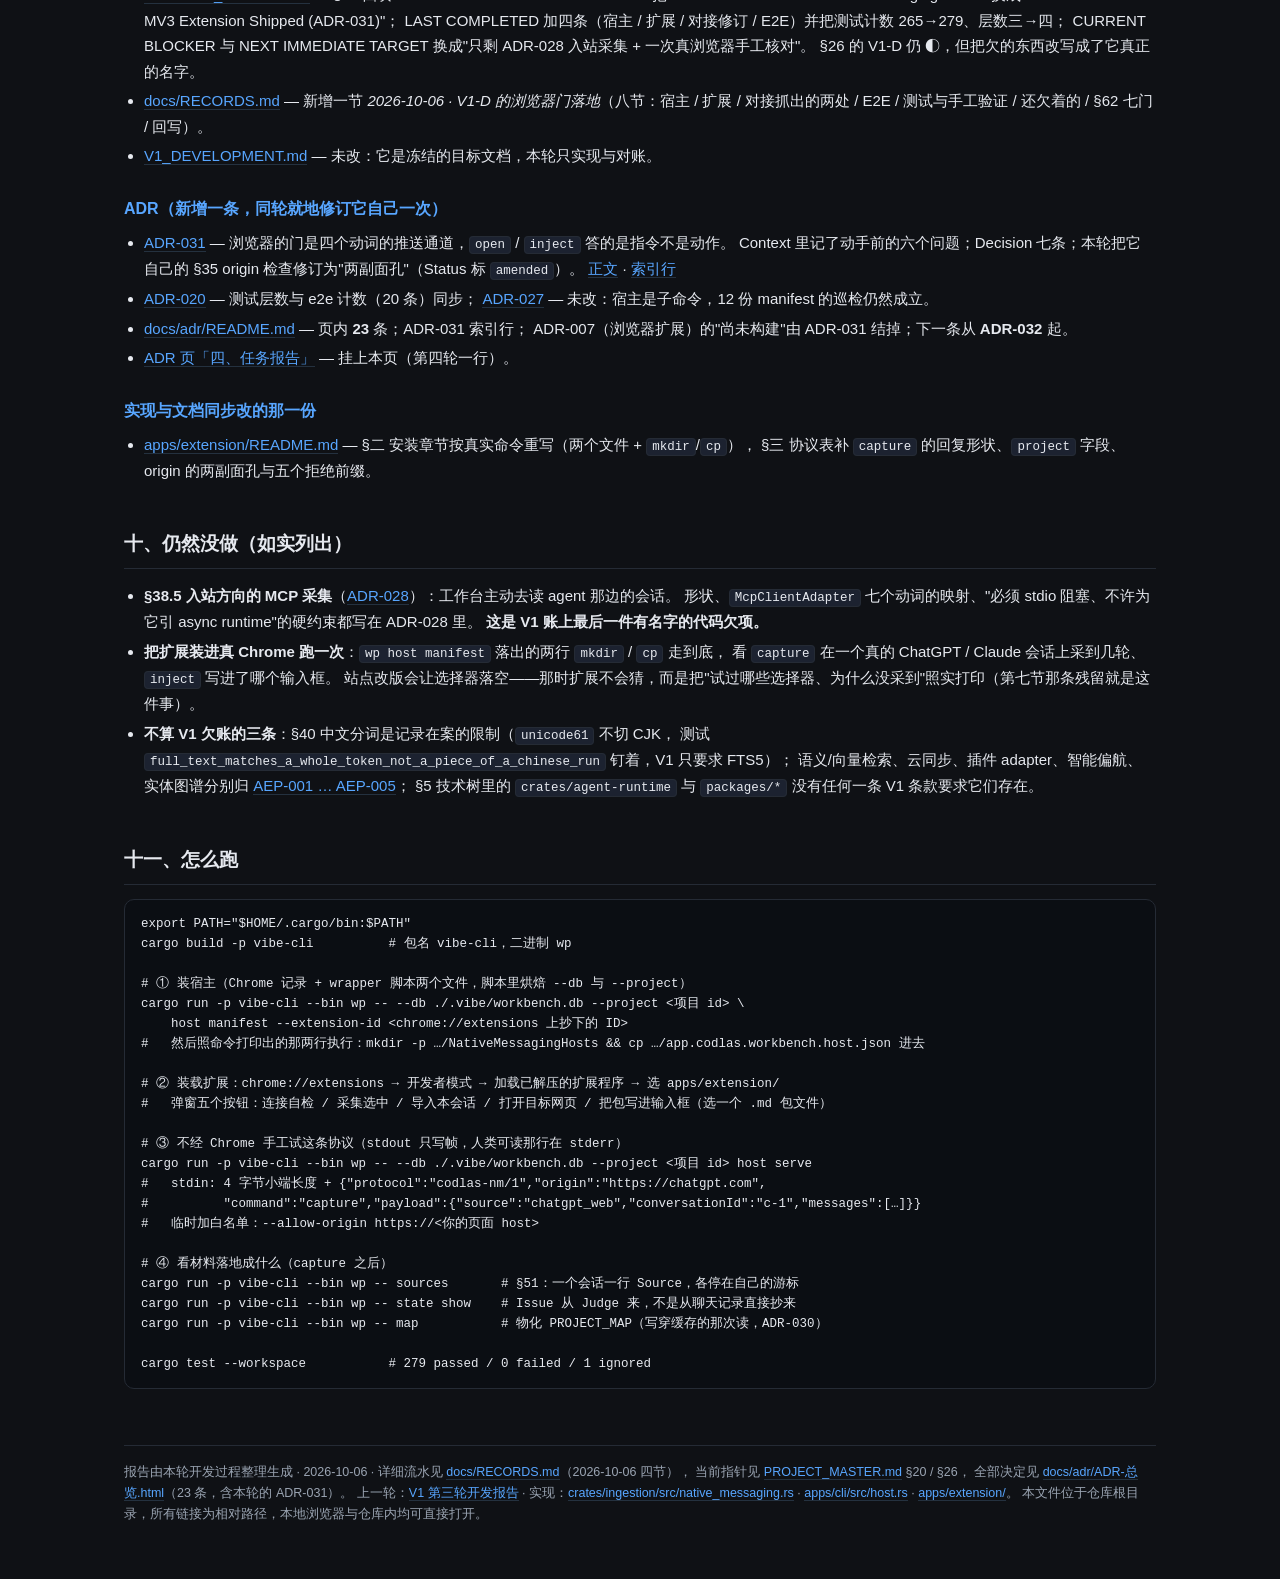
<file: V1第四轮开发报告.html>
<!DOCTYPE html>
<html lang="zh-CN">
<head>
<meta charset="utf-8">
<meta name="viewport" content="width=device-width, initial-scale=1">
<title>构览 Codlas · V1 第四轮开发报告（2026-10-06）</title>
<style>
  :root{
    --bg:#0f1115; --panel:#161a21; --ink:#e6e9ef; --muted:#9aa4b2;
    --line:#252b35; --ok:#3fb950; --warn:#d29922; --no:#f85149; --accent:#58a6ff;
  }
  *{box-sizing:border-box}
  body{margin:0;background:var(--bg);color:var(--ink);
    font:15px/1.7 -apple-system,"PingFang SC","Hiragino Sans GB","Microsoft YaHei",Helvetica,Arial,sans-serif}
  main{max-width:1080px;margin:0 auto;padding:40px 24px 96px}
  h1{font-size:28px;margin:0 0 6px;letter-spacing:.3px}
  h2{font-size:19px;margin:44px 0 14px;padding-bottom:8px;border-bottom:1px solid var(--line)}
  h3{font-size:16px;margin:26px 0 8px;color:var(--accent)}
  p{margin:10px 0}
  .sub{color:var(--muted);font-size:13px}
  .badges{display:flex;flex-wrap:wrap;gap:8px;margin:18px 0 6px}
  .badge{background:var(--panel);border:1px solid var(--line);border-radius:999px;
    padding:5px 12px;font-size:12.5px;color:var(--muted)}
  .badge b{color:var(--ink);font-weight:600}
  .grid{display:grid;grid-template-columns:repeat(auto-fit,minmax(210px,1fr));gap:12px;margin:14px 0}
  .card{background:var(--panel);border:1px solid var(--line);border-radius:10px;padding:14px 16px}
  .card h4{margin:0 0 4px;font-size:13px;color:var(--muted);font-weight:600;letter-spacing:.4px}
  .card .v{font-size:22px;font-weight:650}
  table{width:100%;border-collapse:collapse;margin:12px 0;font-size:14px}
  th,td{border:1px solid var(--line);padding:9px 11px;text-align:left;vertical-align:top}
  th{background:var(--panel);color:var(--muted);font-weight:600;font-size:12.5px;letter-spacing:.3px}
  td code,li code,p code{background:#1c2230;border:1px solid var(--line);border-radius:4px;
    padding:1px 5px;font-size:12.5px;font-family:ui-monospace,SFMono-Regular,Menlo,monospace}
  .ok{color:var(--ok);font-weight:600}
  .warn{color:var(--warn);font-weight:600}
  .no{color:var(--no);font-weight:600}
  a{color:var(--accent);text-decoration:none;border-bottom:1px solid #24313f}
  a:hover{border-bottom-color:var(--accent)}
  ul{margin:8px 0 8px 20px;padding:0}
  li{margin:4px 0}
  pre{background:#0b0e13;border:1px solid var(--line);border-radius:10px;padding:14px 16px;
    overflow:auto;font-size:12.5px;line-height:1.6;font-family:ui-monospace,SFMono-Regular,Menlo,monospace}
  .callout{border-left:3px solid var(--accent);background:var(--panel);
    padding:12px 16px;border-radius:0 8px 8px 0;margin:16px 0}
  .callout.warn{border-left-color:var(--warn)}
  nav{position:sticky;top:0;background:rgba(15,17,21,.92);backdrop-filter:blur(6px);
    border-bottom:1px solid var(--line);padding:10px 0;margin:-40px -24px 28px;z-index:2}
  nav .in{max-width:1080px;margin:0 auto;padding:0 24px;display:flex;flex-wrap:wrap;gap:14px;font-size:13px}
  nav a{border:0;color:var(--muted)}
  nav a:hover{color:var(--accent)}
  footer{margin-top:56px;padding-top:16px;border-top:1px solid var(--line);color:var(--muted);font-size:12.5px}
</style>
</head>
<body>
<main>

<nav><div class="in">
  <a href="#scope">本轮范围</a>
  <a href="#host">宿主这一侧</a>
  <a href="#ext">扩展这一侧</a>
  <a href="#drift">对接时抓出的两处</a>
  <a href="#stage-d">Stage D 验收</a>
  <a href="#e2e">§58 E2E</a>
  <a href="#tests">测试</a>
  <a href="#audit">V1 完成度清点</a>
  <a href="#docs">回写的文档</a>
  <a href="#deferred">仍然没做</a>
  <a href="#run">怎么跑</a>
</div></nav>

<h1>构览 Codlas · V1 第四轮开发报告</h1>
<div class="sub">把上一轮"还欠着"的 V1-D 浏览器门建完（§34 扩展 + §35 Native Messaging），两侧对着写成，并再对整个 V1 阶段做一次完成度清点 · 2026-10-06 · 分支 <code>main</code> · 私有仓库 <code>wyzh0117/codlas</code></div>

<div class="badges">
  <span class="badge">测试 <b>279 passed · 0 failed · 1 ignored</b></span>
  <span class="badge">构建 warning <b>0</b></span>
  <span class="badge">workspace 成员 <b>仍是 12 份 manifest</b></span>
  <span class="badge">§62 Context 门 <b>◐ → ✅</b></span>
  <span class="badge">§35 五项检查 <b>各占一个拒绝前缀</b></span>
  <span class="badge">ADR <b>+ADR-031（同一轮就地修订一次）</b></span>
  <span class="badge">V1 账上 <b>只剩 ADR-028 入站采集</b></span>
</div>

<div class="grid">
  <div class="card"><h4>本轮新增测试</h4><div class="v">+14</div></div>
  <div class="card"><h4>库层 <code>native_messaging.rs</code></h4><div class="v">13 条</div></div>
  <div class="card"><h4>真二进制 <code>cli_e2e</code></h4><div class="v">20 条</div></div>
  <div class="card"><h4>协议动词</h4><div class="v">4 个</div></div>
</div>

<h2 id="scope">一、本轮范围：这一条门为什么值得两侧同时写</h2>
<p>V1-D 记了三轮 <b>◐</b>，缺的从来不是读文件的那一半——<code>Manual Import</code>、transcript、CLI session、<code>git log</code>
都有适配器了。缺的是 §34 与 §35 那一行：<em>活的网页会话</em>如何进入工作台，以及工作台编译好的 Context Pack 如何回到网页。
§38.5 的 MCP 那扇门（ADR-026 / ADR-028）读得出去、读不进来，替不了这条链路。</p>
<p>本轮按用户留下的三句话推进：<b>①按"还欠着"记</b>——写回时 V1-D 仍是 ◐，只是欠的东西换了名字；
<b>②把"立刻收尾"和"接着做"的部分都完成</b>——宿主 + 扩展 + §58 E2E 那一行 + 上一轮 README 里那份与实现对不上的安装说明；
<b>③检查整个 V1 是否全部完成</b>——见<a href="#audit">第八节</a>的逐段清点。</p>
<div class="callout">
  <strong>为什么必须两侧对着写：</strong>通道一头是 Rust 宿主、另一头是 JS 扩展，中间只有 JSON。
  任何一侧单方面定义字段名，缺陷都会等到下一个人第一次真跑时才现形。本轮抓出的两处（第四节）就是这么找出来的。
</div>

<h2 id="host">二、宿主这一侧：<code>native_messaging.rs</code> 与 <code>wp host</code></h2>
<p>四个动词、一问一答、永不监听。没有端口、没有 socket、没有后台守护——通道的生命周期就是 Chrome 给的那个 stdio。</p>
<table>
  <thead><tr><th>command</th><th>payload</th><th>回答（<code>data</code>）</th><th>落点</th></tr></thead>
  <tbody>
    <tr><td><code>hello</code></td><td><code>{}</code></td>
      <td><code>protocol</code> / <code>commands</code> / <code>capabilities</code> / <code>allowedOrigins</code> / <code>project</code> / <code>autoExecute:false</code></td>
      <td>只答策略，不碰库</td></tr>
    <tr><td><code>capture</code></td><td><code>source</code> / <code>conversationId</code> / <code>title</code> / <code>messages[]</code></td>
      <td><code>action:"captured"</code> + <code>messages{inserted,duplicate}</code> + <code>events{appended,pending,candidate}</code> + <code>nearDuplicates</code> + <code>project</code></td>
      <td><code>IngestPipeline::ingest_messages</code></td></tr>
    <tr><td><code>open</code></td><td><code>url</code></td>
      <td><code>action:"openTab"</code>, <code>url</code></td>
      <td>指令；由 service worker 执行</td></tr>
    <tr><td><code>inject</code></td><td><code>text</code></td>
      <td><code>action:"fillComposer"</code>, <code>text</code>, <code>send:false</code>, <code>note</code></td>
      <td>指令；§7.8 写在协议里</td></tr>
  </tbody>
</table>
<ul>
  <li><strong>帧</strong>：四个小端字节长度前缀 + UTF-8 JSON。声明超过 1 MiB 的帧在<strong>解析任何 JSON 之前</strong>被拒——
这是 §35 的 <code>size</code> 唯一说得通的位置；恶意或写坏的扩展无法用四个头字节让工作台分配 4 GiB。</li>
  <li><strong>五个检查各有一个拒绝前缀</strong>：<code>origin rejected</code> / <code>command rejected</code> / <code>payload rejected</code> /
<code>size rejected</code> / <code>project scope rejected</code>。测试按前缀断言，所以一个检查失效不会被另一个的失败掩盖。</li>
  <li><strong>一条坏帧只结束那一帧</strong>：会话继续（§62——静默才是失败，报出来的不是）。</li>
  <li><strong>不是第八个适配器</strong>：浏览器推来的线程走 <code>ingest_messages</code>。适配器是<em>读者</em>，
活的会话在浏览器那一侧是被推的一方；给它造一个"主动读"的 trait 只会把"谁来发起"说假。</li>
  <li><strong><code>wp host</code> 是子命令，不是第十三个成员</strong>：§60 的 12 份 manifest 巡检因此不必改写。
<code>manifest</code> 写<strong>两</strong>个文件——Chrome 的记录 + 记录所指向的 wrapper 脚本，因为 Chrome 不传参数，
<code>--db</code> 与 <code>--project</code> 只能烘焙进脚本，路径逐单引号转义。</li>
  <li><strong>stdout 属于协议</strong>：<code>serve</code> 期间人类可读的那一行走 stderr，这是全 CLI 唯一一处这样的命令。</li>
</ul>

<h2 id="ext">三、扩展这一侧：<code>apps/extension/</code>（MV3，零依赖、零构建）</h2>
<table>
  <thead><tr><th>文件</th><th>职责</th><th>守的条款</th></tr></thead>
  <tbody>
    <tr><td><code>manifest.json</code></td><td>MV3；权限只有 <code>nativeMessaging / activeTab / scripting / storage</code>；无远程代码、无内联脚本</td><td>§34 的"不负责"清单</td></tr>
    <tr><td><code>background.js</code></td><td>service worker：§35 前置校验 + 唯一入站门（只收弹窗消息）+ 执行宿主给的 <code>openTab</code> / <code>fillComposer</code></td><td>§35、§7.8</td></tr>
    <tr><td><code>content.js</code></td><td>读页面（三套站点选择器 + generic 兜底，读不出角色就跳过并报数）、写输入框（只 <code>input</code>/<code>change</code>）</td><td>禁止 9、§7.8</td></tr>
    <tr><td><code>popup.html/js</code></td><td>五个按钮 + 状态区逐字显示宿主的拒绝句子；全程 <code>textContent</code></td><td>§62 Degradation</td></tr>
  </tbody>
</table>
<ul>
  <li>校验在 native messaging <strong>之前</strong>：协议版本、origin 白名单、已知 command、payload 形状
（未知字段拒绝、role 只认 user/assistant、<code>at</code> 不是 RFC3339 就拒绝而不是猜）、project 字段形状、
序列化后 <b>245760 字节</b>硬上限。宿主自己也有同样一份。</li>
  <li><strong>generic web 的"用户授权"就是那次点击</strong>：弹窗按钮签发一次性同意凭据（60 秒、用过即废、只在 worker 内存，
worker 一睡就没）。content script 从不自己发起请求，页面也够不着 <code>chrome.runtime.onMessage</code>（没开
<code>externally_connectable</code>），所以每条请求都能追回到一个人按过的键。</li>
  <li><strong>填而不发</strong>：不派发 Enter、不 <code>requestSubmit()</code>、不点发送键；宿主即使回 <code>send:true</code>
也照 §7.8 忽略并在状态行说明。输入框已有草稿时<strong>追加</strong>而不是覆盖。</li>
  <li><strong>不联网、不建库</strong>：代码里没有 <code>fetch</code> / <code>XMLHttpRequest</code>；扩展不判断项目状态（禁止 9），
聊天记录只是证据，最终记忆由 Rust 核心折叠出来。</li>
</ul>

<h2 id="drift">四、两边对接时抓出的两处（都已就地修订进 ADR-031）</h2>
<table>
  <thead><tr><th>问题</th><th>原先</th><th>现在</th></tr></thead>
  <tbody>
    <tr><td><strong>§35 的 origin 检查有两副面孔</strong></td>
      <td>扩展用自造 scheme <code>codlas-extension://popup</code> 报 <code>hello</code> / <code>open</code>，
而宿主只接受 <code>https://&lt;host&gt;</code>——自检与"打开目标网页"永远 <code>origin rejected</code>。</td>
      <td>不经手页面材料的 <code>hello</code> / <code>open</code> 接受扩展自己的 <code>chrome-extension://&lt;id&gt;</code>
（那枚 id 正是 Chrome 按 <code>allowed_origins</code> 已核过的东西）；<code>capture</code> / <code>inject</code> 仍必须报页面 origin。
<code>open</code> 的目标 URL 另有它自己的白名单，两件事不互相顶替。</td></tr>
    <tr><td><strong><code>capture</code> 的成功答复被当成未知动作</strong></td>
      <td><code>applyHostAction</code> 的兜底分支给 <code>{action:"captured"}</code> 写一句"只认 openTab 与 fillComposer，已忽略"——
正常路径上的一句假话。</td>
      <td><code>captured</code> 是结果不是指令，直接返回；兜底只报真正不认识的动作。</td></tr>
  </tbody>
</table>
<div class="callout warn">
  <strong>同轮改写的那份 README：</strong><code>apps/extension/README.md</code> 原先描述的是"<code>wp host manifest</code> 打印一份 json，你原样粘贴"，
而实际命令是写两个文件并打印 <code>mkdir</code> / <code>cp</code> 两行；协议表也缺 <code>capture</code> 的回复形状与 origin 的两副面孔。
ADR-031 明写了这条维护费：JS 改了字段名，Rust 只会以 <code>payload rejected</code> 回答，所以两份必须同轮动。
</div>

<h2 id="stage-d">五、Stage D 的验收逐条对到测试</h2>
<table>
  <thead><tr><th>V1_DEVELOPMENT Stage D 验收</th><th>由哪条测试保证</th><th>层</th></tr></thead>
  <tbody>
    <tr><td>至少两个来源可进入同一个项目</td>
      <td><code>two_products_capture_into_one_project_and_stay_two_sources</code>（两个 product → 一个项目 → 两行 Source）</td>
      <td>库层</td></tr>
    <tr><td>重复同步不生成重复 Message / Event</td>
      <td><code>the_same_push_twice_adds_no_message_and_no_event</code>（第二次 0 inserted / 2 duplicate）+ e2e 第 20 条同段</td>
      <td>库层 + 真二进制</td></tr>
    <tr><td>§35 五项校验（本轮验收点）</td>
      <td><code>each_of_the_five_native_messaging_checks_has_its_own_refusal</code>，每类两个以上用例</td><td>库层</td></tr>
    <tr><td>§38.2 / §38.3 Generic Web 与 ChatGPT Web 两个面都能收</td>
      <td><code>a_pushed_thread_becomes_messages_an_issue_and_a_web_source</code> + <code>a_consented_origin_opens_the_door_it_was_named_for</code></td>
      <td>库层</td></tr>
    <tr><td>§7.8 永不代发</td>
      <td><code>open_and_inject_answer_with_an_instruction_and_never_a_send</code>（<code>send:false</code> 逐字段断言）</td>
      <td>库层 + e2e</td></tr>
    <tr><td>§62 一条坏帧不结束会话</td>
      <td><code>one_bad_frame_does_not_end_the_session</code>（内存管道两帧两答）</td><td>库层</td></tr>
  </tbody>
</table>

<h2 id="e2e">六、§58 的 E2E 那一行第一次真跑通，§53 顺路被看见一次</h2>
<p><code>cli_e2e</code> 第 20 条 <code>a_browser_session_round_trips_through_the_native_host</code> 用<strong>自己重写的一份编解码</strong>
驱动真 <code>wp host serve</code>——不复用 crate 的 codec，因为共享 helper 会替宿主隐瞒它自己发出去的字节。
链路：Browser → Extension → Native → Event → State → Project Map → Select Issue → Context Pack → Browser Prepare。</p>
<ul>
  <li>同一轮撞上 §53：这个 fixture 项目 <code>allowCloudModel=false</code>，所以 <code>context build --to chatgpt</code> 的包被<strong>整包拒绝</strong>，
测试把这句拒绝当成本轮的一个断言，链路上用的是"不声明去处"的那份包。这不是绕行：§53 管的正是"去处"，
而把包搬进浏览器的人是 §7.8 里那个动手的人。</li>
  <li>最后一帧之后又送一帧坏 origin：拒答之后 <code>state show</code> 的 Issue 数没变——通道的失败不改变项目事实（禁止 4）。</li>
</ul>

<h2 id="tests">七、测试与手工验证（分清"跑出来的"与"推出来的"）</h2>
<p><code>cargo test --workspace</code> = <b>279 passed / 0 failed / 1 ignored</b>（Keychain 仍需 opt-in；上一轮 265），<code>cargo build</code> 零 warning。</p>
<table>
  <thead><tr><th>层</th><th>套件</th><th>条数</th></tr></thead>
  <tbody>
    <tr><td>库</td><td><code>crates/ingestion/tests/native_messaging.rs</code>（本轮新增）</td><td>13</td></tr>
    <tr><td>真二进制</td><td><code>apps/cli/tests/cli_e2e.rs</code></td><td>20</td></tr>
    <tr><td>桌面壳视图</td><td><code>apps/desktop/tests/views.rs</code></td><td>12</td></tr>
    <tr><td>扩展侧</td><td>只有 <code>node --check</code>：V1 不为它装 JS 测试框架（§60 的成本规则），协议断言全在 Rust 那一侧</td><td>3 个文件</td></tr>
  </tbody>
</table>
<p>本轮另外三处是跑出来的，不是从文档推出来的：</p>
<ul>
  <li><code>popup.html</code> 的 12 个 id 与 <code>popup.js</code> 的 <code>getElementById</code> 逐个对上：<strong>缺失 0、冗余 0</strong>；popup 无内联脚本（MV3 CSP 要求）。</li>
  <li><code>wp host manifest --out …</code> 在临时库上落出的记录与 wrapper <strong>逐字看过</strong>：绝对路径、脚本 <code>0700</code>、
<code>--db</code> / <code>--project</code> 烘焙进 wrapper、<code>allowed_origins</code> 用 Chrome 的 snake_case 与带尾斜杠的 id。</li>
  <li>真 <code>wp host serve</code> 收一帧 <code>chrome-extension://…</code> 的 <code>hello</code>，回了能力清单与 <code>autoExecute:false</code>
——本轮新加的 origin 那副面孔在二进制之上也成立，不只是库测试里。</li>
</ul>
<div class="callout warn">
  <strong>本轮没有做到的：</strong>扩展没有装进真 Chrome 跑过一次。§34 那条门的<em>浏览器半边</em>——页面结构识别、
输入框定位、填而不发的手感——仍是手工核对项，与 ADR-029 给桌面壳留的那条（webview 渲染）同属一类残留。
这不是"测试绿了所以没问题"，所以写在第八节与"仍然没做"里，不藏在实现细节后面。
</div>

<h2 id="audit">八、V1 完成度清点（目标第三句：整个 V1 到底做完了没有）</h2>
<table>
  <thead><tr><th>段</th><th>状态</th><th>凭什么这么说</th></tr></thead>
  <tbody>
    <tr><td>V1-A Foundation</td><td class="ok">✅</td><td>12 份 manifest、端口层、SQLite v1→v3 + FTS5 + WAL、Event Store 以 <code>seq</code> 确定性重放</td></tr>
    <tr><td>V1-B Project Baseline</td><td class="ok">✅</td><td>Charter / Scope / Baseline 版本化且仅用户可写，非用户写入得到 <code>CoreError::Locked</code></td></tr>
    <tr><td>V1-C State Engine</td><td class="ok">✅</td><td>Reducer + 物化状态 + §31 十三节 PROJECT_MAP + Snapshot / Diff；ADR-030 后创建事件带整条记录</td></tr>
    <tr><td>V1-D Capture</td><td class="warn">◐</td><td>Stage D 的七件全部有代码与测试（本轮补 §34/§35 那两件）；<strong>欠的是 §38.5 入站 MCP 采集</strong>（ADR-028）。这一行不再因为"扩展没建"而 ◐</td></tr>
    <tr><td>V1-E Workbench</td><td class="ok">✅</td><td><code>apps/desktop</code> 十二命令、§21 八屏齐；webview 像素仍手工核对（ADR-029）</td></tr>
    <tr><td>V1-F Context Engine</td><td class="ok">✅</td><td>§40 三层检索、§42 阶梯、§43 预算、§53 过滤、§54 审计、§44 路由、<code>prepare</code> 兜底</td></tr>
    <tr><td>V1-G Guard</td><td class="ok">✅</td><td>六条词法 drift 规则 + Inbox + §27 Judge + 实体解析 + §7.4 确认即锁定</td></tr>
    <tr><td>V1-H Hardening</td><td class="ok">✅</td><td>Export / Backup+Restore / Audit / Adapter Health / 监听 / 性能预算 / Golden / E2E（本轮 E2E 第一次真跑浏览器链路）</td></tr>
  </tbody>
</table>
<h3>§62 七门</h3>
<p>Continuity ✅ · Fidelity ✅ · Traceability ✅ · Drift ✅ · Recovery ✅ ·
Degradation ✅（本轮再加上"一条坏帧不结束会话"）· <strong>Context ◐ → ✅</strong>——上一轮那个 ◐ 缺的正是把包
"送进去"的那条写面，这一轮它有了：<code>inject</code> 填进输入框，代发永远不做。</p>
<h3>越界检查</h3>
<p>本轮没有新增 V1 之外的功能：宿主是子命令（不是新成员、不是新 trait、不是新数据库），
扩展零依赖零构建。<code>AgentAdapter::inject()</code> 对已交付适配器仍返回 <code>Ok(None)</code>——
ADR-031 把这一次记成<strong>结论</strong>而不是缺口：CLI 进程退出后不留通道，要注入就得先有常驻进程与未定作用域的连接，
那是 §37 <code>AUTO_EXECUTE</code> 与 禁止 10 的门口。真正的输送在宿主这一侧完成，而按下按钮的人是用户。</p>

<h2 id="docs">九、本轮回写的文档</h2>
<h3>总控文件</h3>
<ul>
  <li><a href="PROJECT_MASTER.md">PROJECT_MASTER.md</a> — §20 四块：CURRENT DEVELOPMENT STATE 把
"Browser Extension + Native Messaging Owed" 换成 "Browser Host + MV3 Extension Shipped (ADR-031)"；
LAST COMPLETED 加四条（宿主 / 扩展 / 对接修订 / E2E）并把测试计数 265→279、层数三→四；
CURRENT BLOCKER 与 NEXT IMMEDIATE TARGET 换成"只剩 ADR-028 入站采集 + 一次真浏览器手工核对"。
§26 的 V1-D 仍 ◐，但把欠的东西改写成了它真正的名字。</li>
  <li><a href="docs/RECORDS.md">docs/RECORDS.md</a> — 新增一节 <em>2026-10-06 · V1-D 的浏览器门落地</em>（八节：宿主 / 扩展 / 对接抓出的两处 /
E2E / 测试与手工验证 / 还欠着的 / §62 七门 / 回写）。</li>
  <li><a href="V1_DEVELOPMENT.md">V1_DEVELOPMENT.md</a> — 未改：它是冻结的目标文档，本轮只实现与对账。</li>
</ul>
<h3>ADR（新增一条，同轮就地修订它自己一次）</h3>
<ul>
  <li><a href="docs/adr/ADR-总览.html#adr-031">ADR-031</a> — 浏览器的门是四个动词的推送通道，<code>open</code> / <code>inject</code> 答的是指令不是动作。
Context 里记了动手前的六个问题；Decision 七条；本轮把它自己的 §35 origin 检查修订为"两副面孔"（Status 标 <code>amended</code>）。
<a href="docs/adr/ADR-总览.html#adr-031">正文</a> · <a href="docs/adr/README.md">索引行</a></li>
  <li><a href="docs/adr/ADR-总览.html#adr-020">ADR-020</a> — 测试层数与 e2e 计数（20 条）同步；
<a href="docs/adr/ADR-总览.html#adr-027">ADR-027</a> — 未改：宿主是子命令，12 份 manifest 的巡检仍然成立。</li>
  <li><a href="docs/adr/README.md">docs/adr/README.md</a> — 页内 <b>23</b> 条；ADR-031 索引行；
ADR-007（浏览器扩展）的"尚未构建"由 ADR-031 结掉；下一条从 <strong>ADR-032</strong> 起。</li>
  <li><a href="docs/adr/ADR-总览.html#reports">ADR 页「四、任务报告」</a> — 挂上本页（第四轮一行）。</li>
</ul>
<h3>实现与文档同步改的那一份</h3>
<ul>
  <li><a href="apps/extension/README.md">apps/extension/README.md</a> — §二 安装章节按真实命令重写（两个文件 + <code>mkdir</code>/<code>cp</code>），
§三 协议表补 <code>capture</code> 的回复形状、<code>project</code> 字段、origin 的两副面孔与五个拒绝前缀。</li>
</ul>

<h2 id="deferred">十、仍然没做（如实列出）</h2>
<ul>
  <li><strong>§38.5 入站方向的 MCP 采集</strong>（<a href="docs/adr/ADR-总览.html#adr-028">ADR-028</a>）：工作台主动去读 agent 那边的会话。
形状、<code>McpClientAdapter</code> 七个动词的映射、"必须 stdio 阻塞、不许为它引 async runtime"的硬约束都写在 ADR-028 里。
<strong>这是 V1 账上最后一件有名字的代码欠项。</strong></li>
  <li><strong>把扩展装进真 Chrome 跑一次</strong>：<code>wp host manifest</code> 落出的两行 <code>mkdir</code> / <code>cp</code> 走到底，
看 <code>capture</code> 在一个真的 ChatGPT / Claude 会话上采到几轮、<code>inject</code> 写进了哪个输入框。
站点改版会让选择器落空——那时扩展不会猜，而是把"试过哪些选择器、为什么没采到"照实打印（第七节那条残留就是这件事）。</li>
  <li><strong>不算 V1 欠账的三条</strong>：§40 中文分词是记录在案的限制（<code>unicode61</code> 不切 CJK，
测试 <code>full_text_matches_a_whole_token_not_a_piece_of_a_chinese_run</code> 钉着，V1 只要求 FTS5）；
语义/向量检索、云同步、插件 adapter、智能偏航、实体图谱分别归 <a href="docs/evolution/">AEP-001 … AEP-005</a>；
§5 技术树里的 <code>crates/agent-runtime</code> 与 <code>packages/*</code> 没有任何一条 V1 条款要求它们存在。</li>
</ul>

<h2 id="run">十一、怎么跑</h2>
<pre>export PATH="$HOME/.cargo/bin:$PATH"
cargo build -p vibe-cli          # 包名 vibe-cli，二进制 wp

# ① 装宿主（Chrome 记录 + wrapper 脚本两个文件，脚本里烘焙 --db 与 --project）
cargo run -p vibe-cli --bin wp -- --db ./.vibe/workbench.db --project &lt;项目 id&gt; \
    host manifest --extension-id &lt;chrome://extensions 上抄下的 ID&gt;
#   然后照命令打印出的那两行执行：mkdir -p …/NativeMessagingHosts && cp …/app.codlas.workbench.host.json 进去

# ② 装载扩展：chrome://extensions → 开发者模式 → 加载已解压的扩展程序 → 选 apps/extension/
#   弹窗五个按钮：连接自检 / 采集选中 / 导入本会话 / 打开目标网页 / 把包写进输入框（选一个 .md 包文件）

# ③ 不经 Chrome 手工试这条协议（stdout 只写帧，人类可读那行在 stderr）
cargo run -p vibe-cli --bin wp -- --db ./.vibe/workbench.db --project &lt;项目 id&gt; host serve
#   stdin: 4 字节小端长度 + {"protocol":"codlas-nm/1","origin":"https://chatgpt.com",
#          "command":"capture","payload":{"source":"chatgpt_web","conversationId":"c-1","messages":[…]}}
#   临时加白名单：--allow-origin https://&lt;你的页面 host&gt;

# ④ 看材料落地成什么（capture 之后）
cargo run -p vibe-cli --bin wp -- sources       # §51：一个会话一行 Source，各停在自己的游标
cargo run -p vibe-cli --bin wp -- state show    # Issue 从 Judge 来，不是从聊天记录直接抄来
cargo run -p vibe-cli --bin wp -- map           # 物化 PROJECT_MAP（写穿缓存的那次读，ADR-030）

cargo test --workspace           # 279 passed / 0 failed / 1 ignored</pre>

<footer>
  报告由本轮开发过程整理生成 · 2026-10-06 ·
  详细流水见 <a href="docs/RECORDS.md">docs/RECORDS.md</a>（2026-10-06 四节），
  当前指针见 <a href="PROJECT_MASTER.md">PROJECT_MASTER.md</a> §20 / §26，
  全部决定见 <a href="docs/adr/ADR-总览.html">docs/adr/ADR-总览.html</a>（23 条，含本轮的 ADR-031）。
  上一轮：<a href="V1第三轮开发报告.html">V1 第三轮开发报告</a> ·
  实现：<a href="crates/ingestion/src/native_messaging.rs">crates/ingestion/src/native_messaging.rs</a> ·
  <a href="apps/cli/src/host.rs">apps/cli/src/host.rs</a> ·
  <a href="apps/extension/">apps/extension/</a>。
  本文件位于仓库根目录，所有链接为相对路径，本地浏览器与仓库内均可直接打开。
</footer>

</main>
</body>
</html>
</file>
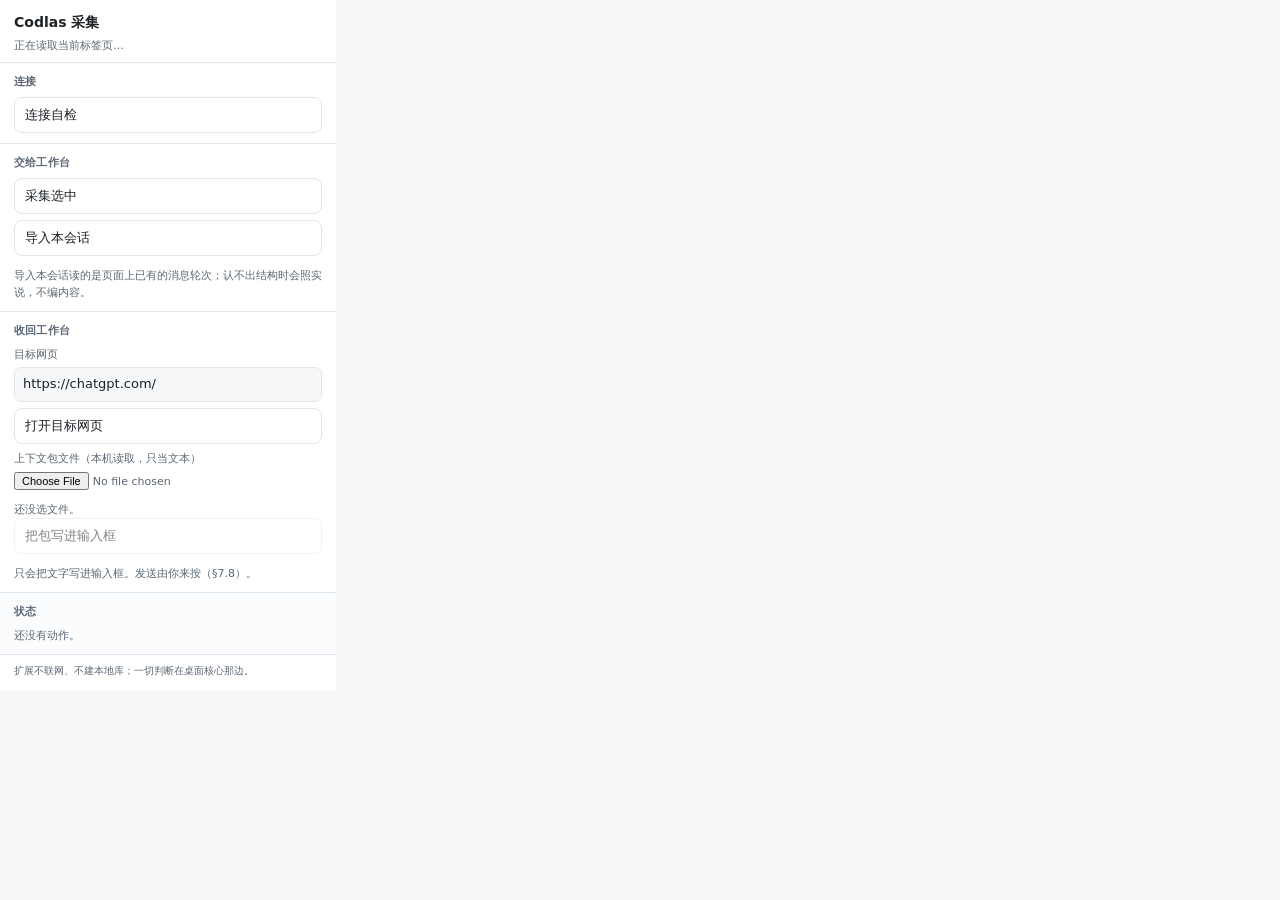
<file: apps/extension/popup.html>
<!doctype html>
<html lang="zh">
  <head>
    <meta charset="utf-8" />
    <title>Codlas 采集</title>
    <style>
      :root {
        --bg: #f6f7f9;
        --panel: #fff;
        --ink: #1c2126;
        --soft: #5b6772;
        --line: #e2e6ea;
        --accent: #2f6f6a;
        --accent-soft: #e6f1ef;
        --warn: #a3313a;
      }
      * { box-sizing: border-box; }
      body {
        width: 336px;
        margin: 0;
        background: var(--bg);
        color: var(--ink);
        font: 13px/1.55 -apple-system, "PingFang SC", "Helvetica Neue", system-ui, sans-serif;
      }
      header { padding: 12px 14px 8px; background: var(--panel); border-bottom: 1px solid var(--line); }
      h1 { margin: 0; font-size: 14px; font-weight: 650; }
      .where, .project { margin-top: 3px; font-size: 11px; color: var(--soft); word-break: break-all; }
      .project b { color: var(--accent); font-weight: 600; }
      section { padding: 10px 14px; background: var(--panel); border-bottom: 1px solid var(--line); }
      h2 { margin: 0 0 7px; font-size: 11px; font-weight: 600; color: var(--soft); letter-spacing: .02em; }
      button {
        appearance: none; font: inherit; width: 100%; text-align: left; cursor: pointer;
        padding: 7px 10px; margin: 0 0 6px; border: 1px solid var(--line); border-radius: 8px;
        background: var(--panel); color: var(--ink);
      }
      button:last-child { margin-bottom: 0; }
      button:hover:not(:disabled) { background: var(--accent-soft); border-color: var(--accent); color: var(--accent); }
      button:disabled { opacity: .55; cursor: default; }
      label { display: block; font-size: 11px; color: var(--soft); margin: 0 0 4px; }
      input[type="text"] {
        width: 100%; font: inherit; padding: 6px 8px; margin: 0 0 6px;
        border: 1px solid var(--line); border-radius: 7px; background: var(--bg); color: var(--ink);
      }
      input[type="file"] { width: 100%; font: inherit; font-size: 11px; color: var(--soft); margin: 0 0 6px; }
      .hint { margin: 5px 0 0; font-size: 11px; color: var(--soft); }
      #status { max-height: 240px; overflow-y: auto; background: #fbfcfd; }
      #status p { margin: 0 0 5px; font-size: 11px; word-break: break-word; }
      #status p:last-child { margin-bottom: 0; }
      #status .err { color: var(--warn); }
      #status .meta { color: var(--soft); }
      #status .empty { color: var(--soft); }
      footer { padding: 8px 14px 12px; font-size: 10px; color: var(--soft); background: var(--panel); }
    </style>
  </head>
  <body>
    <header>
      <h1>Codlas 采集</h1>
      <div class="where" id="where">正在读取当前标签页…</div>
      <div class="project" id="project" hidden></div>
    </header>

    <section>
      <h2>连接</h2>
      <button id="hello" type="button">连接自检</button>
    </section>

    <section>
      <h2>交给工作台</h2>
      <button id="captureSelection" type="button">采集选中</button>
      <button id="captureSession" type="button">导入本会话</button>
      <p class="hint">导入本会话读的是页面上已有的消息轮次；认不出结构时会照实说，不编内容。</p>
    </section>

    <section>
      <h2>收回工作台</h2>
      <label for="url">目标网页</label>
      <input id="url" type="text" spellcheck="false" value="https://chatgpt.com/" />
      <button id="open" type="button">打开目标网页</button>
      <label for="pack">上下文包文件（本机读取，只当文本）</label>
      <input id="pack" type="file" accept=".txt,.md,.json,.markdown,text/plain" />
      <p class="hint" id="packInfo">还没选文件。</p>
      <button id="inject" type="button" disabled>把包写进输入框</button>
      <p class="hint">只会把文字写进输入框。发送由你来按（§7.8）。</p>
    </section>

    <section id="status">
      <h2>状态</h2>
      <p class="empty" id="placeholder">还没有动作。</p>
    </section>

    <footer>扩展不联网、不建本地库；一切判断在桌面核心那边。</footer>

    <script src="popup.js"></script>
  </body>
</html>
</file>
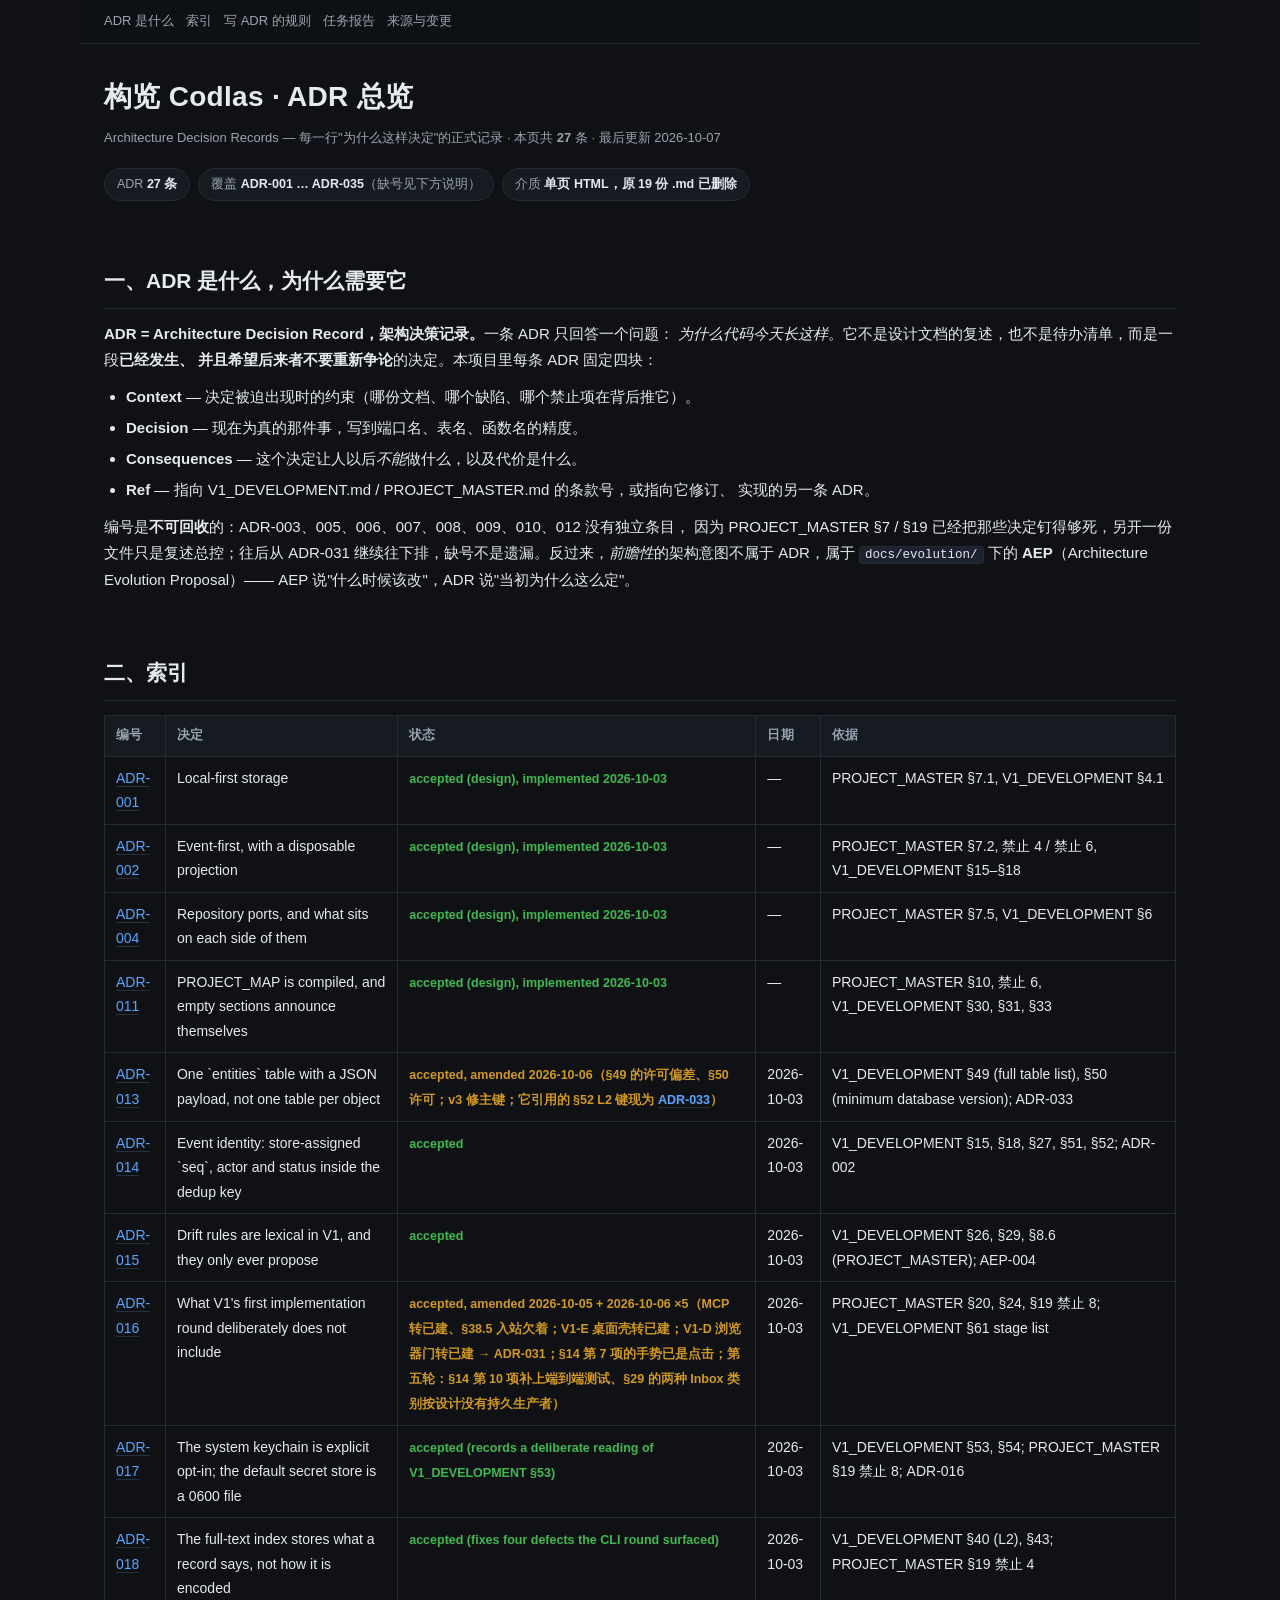
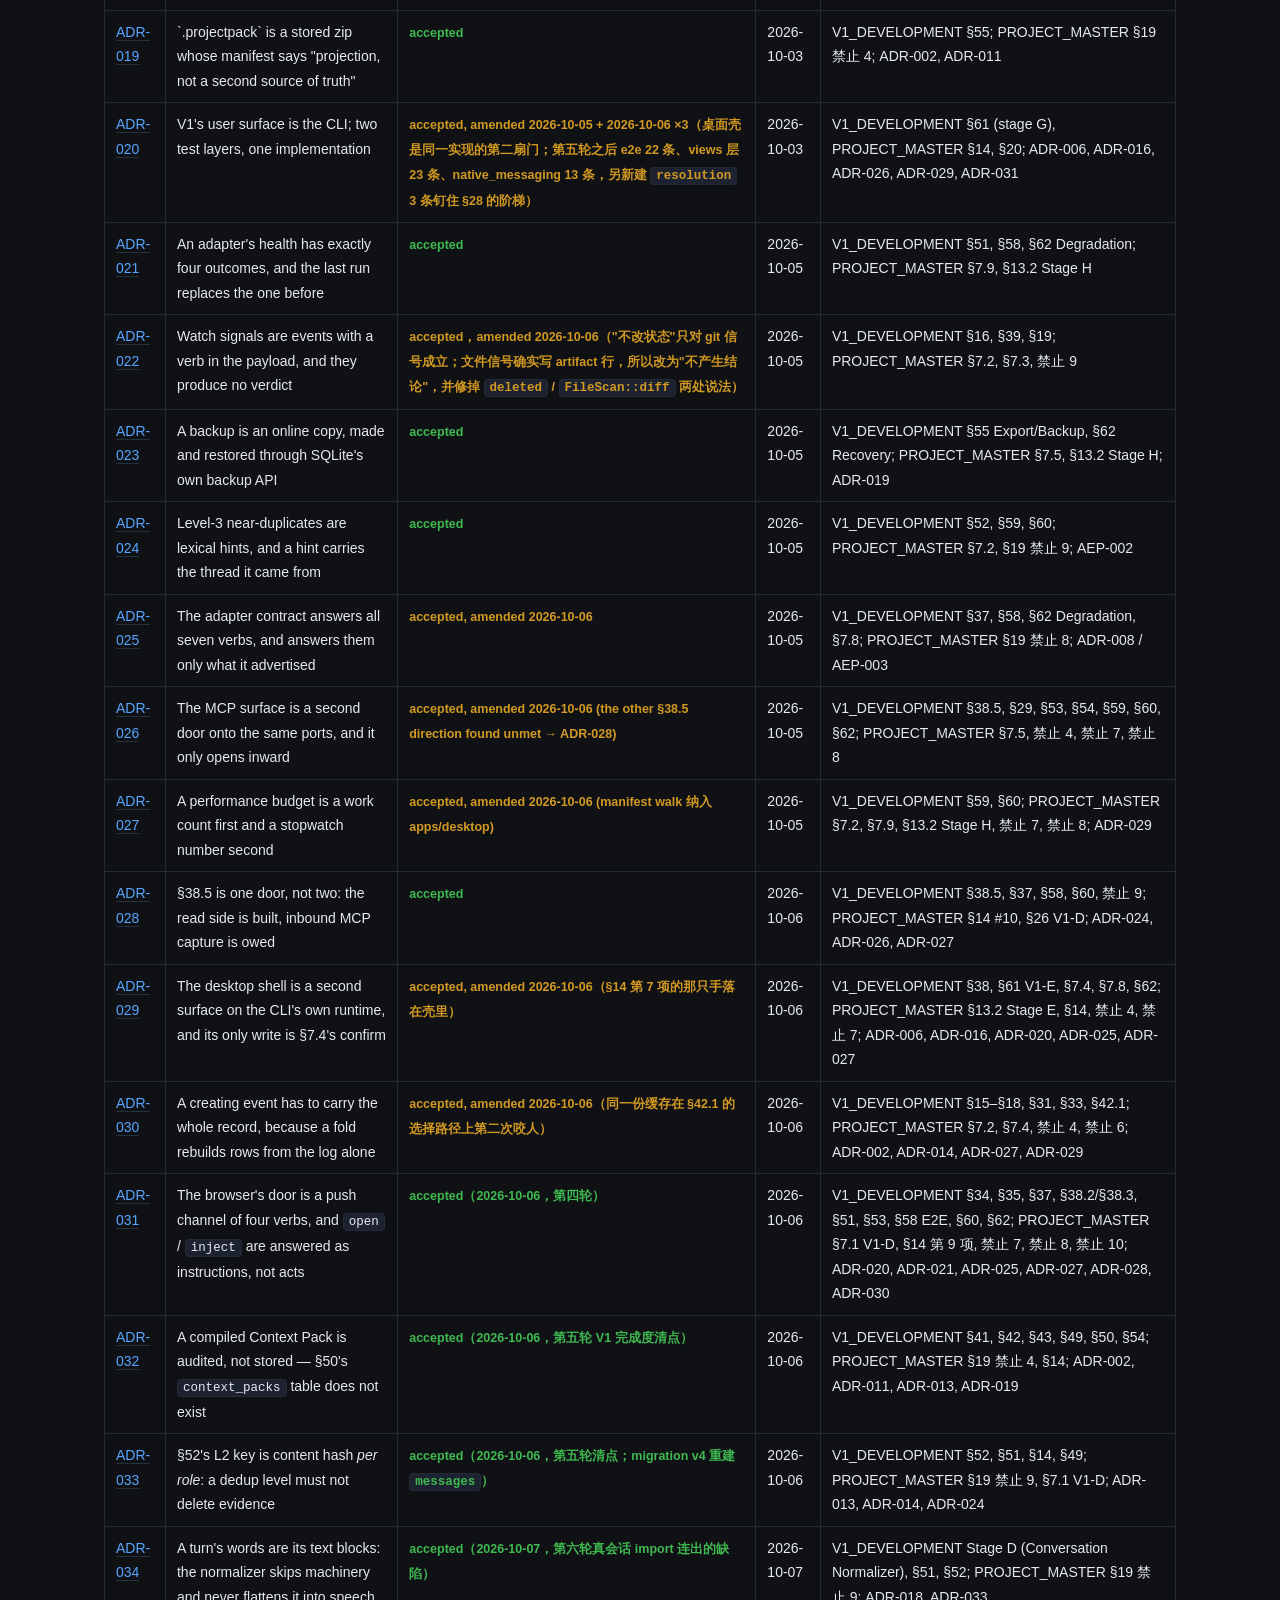
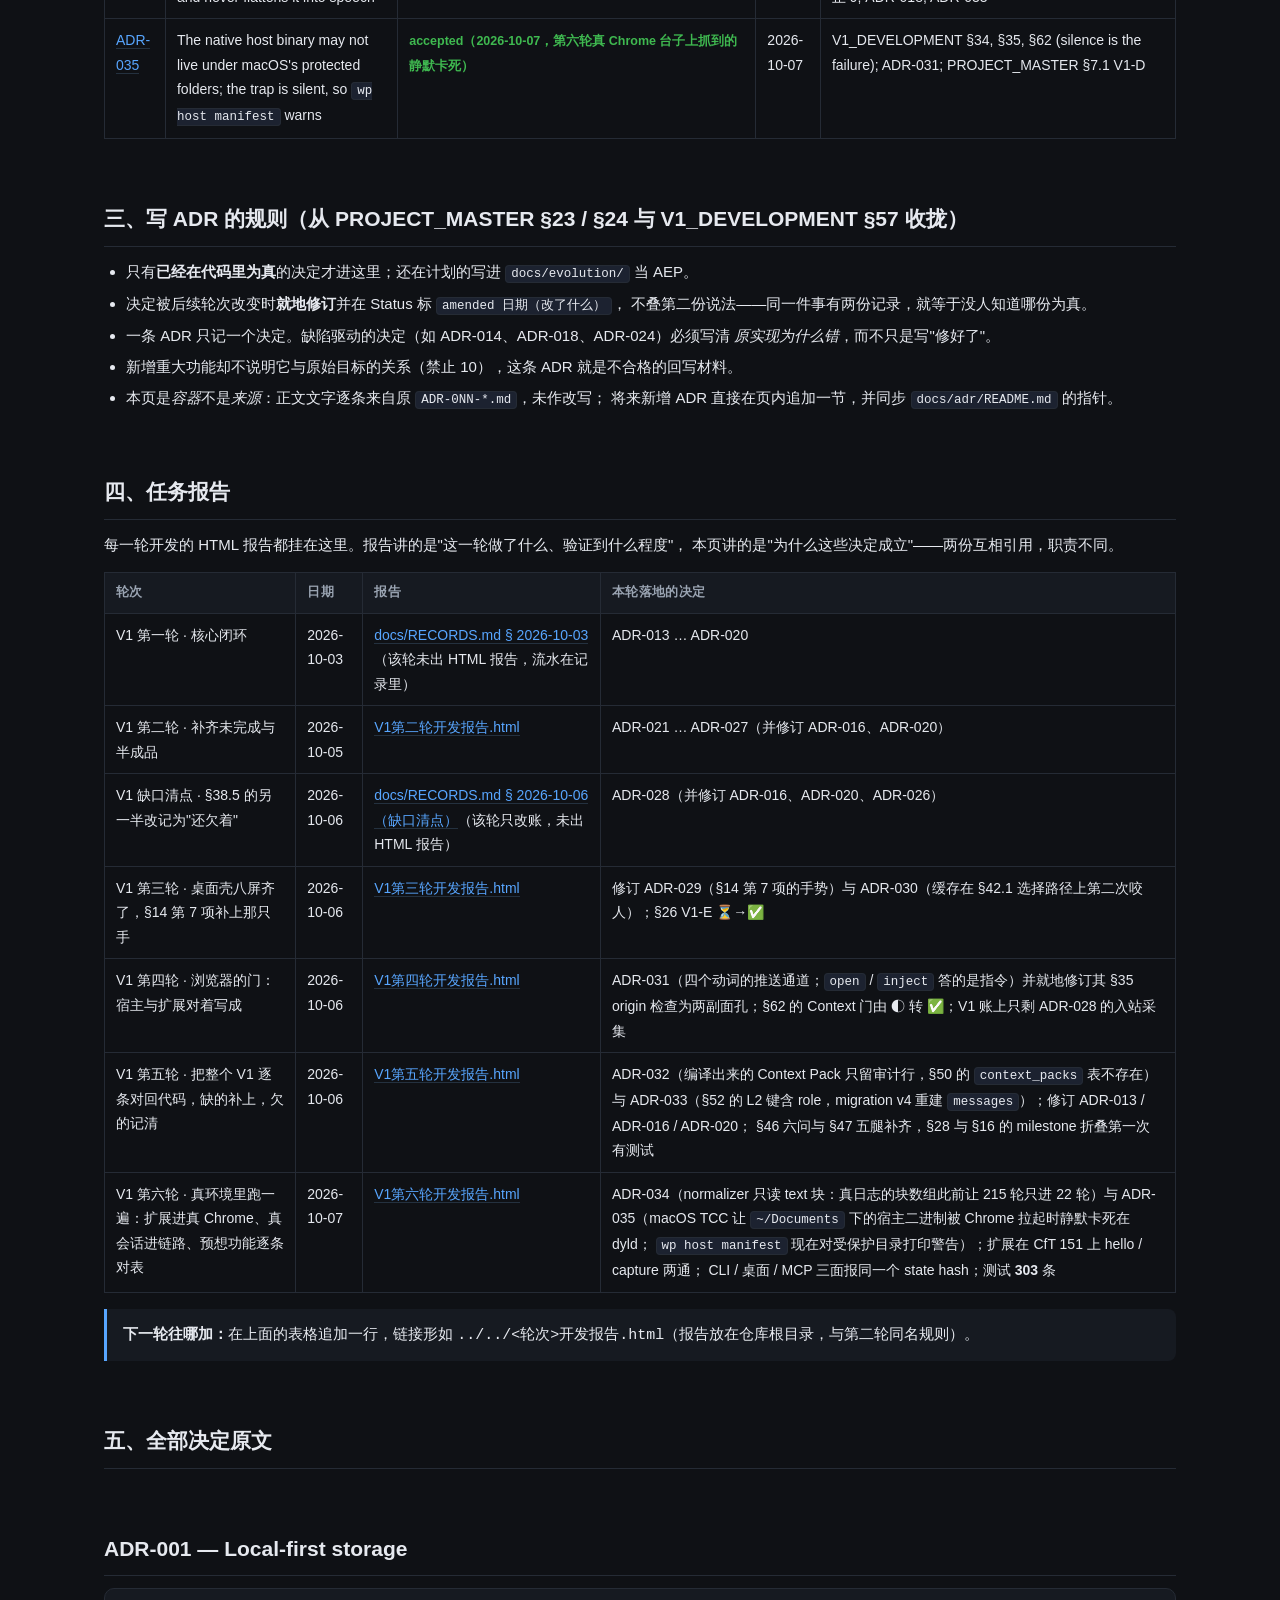
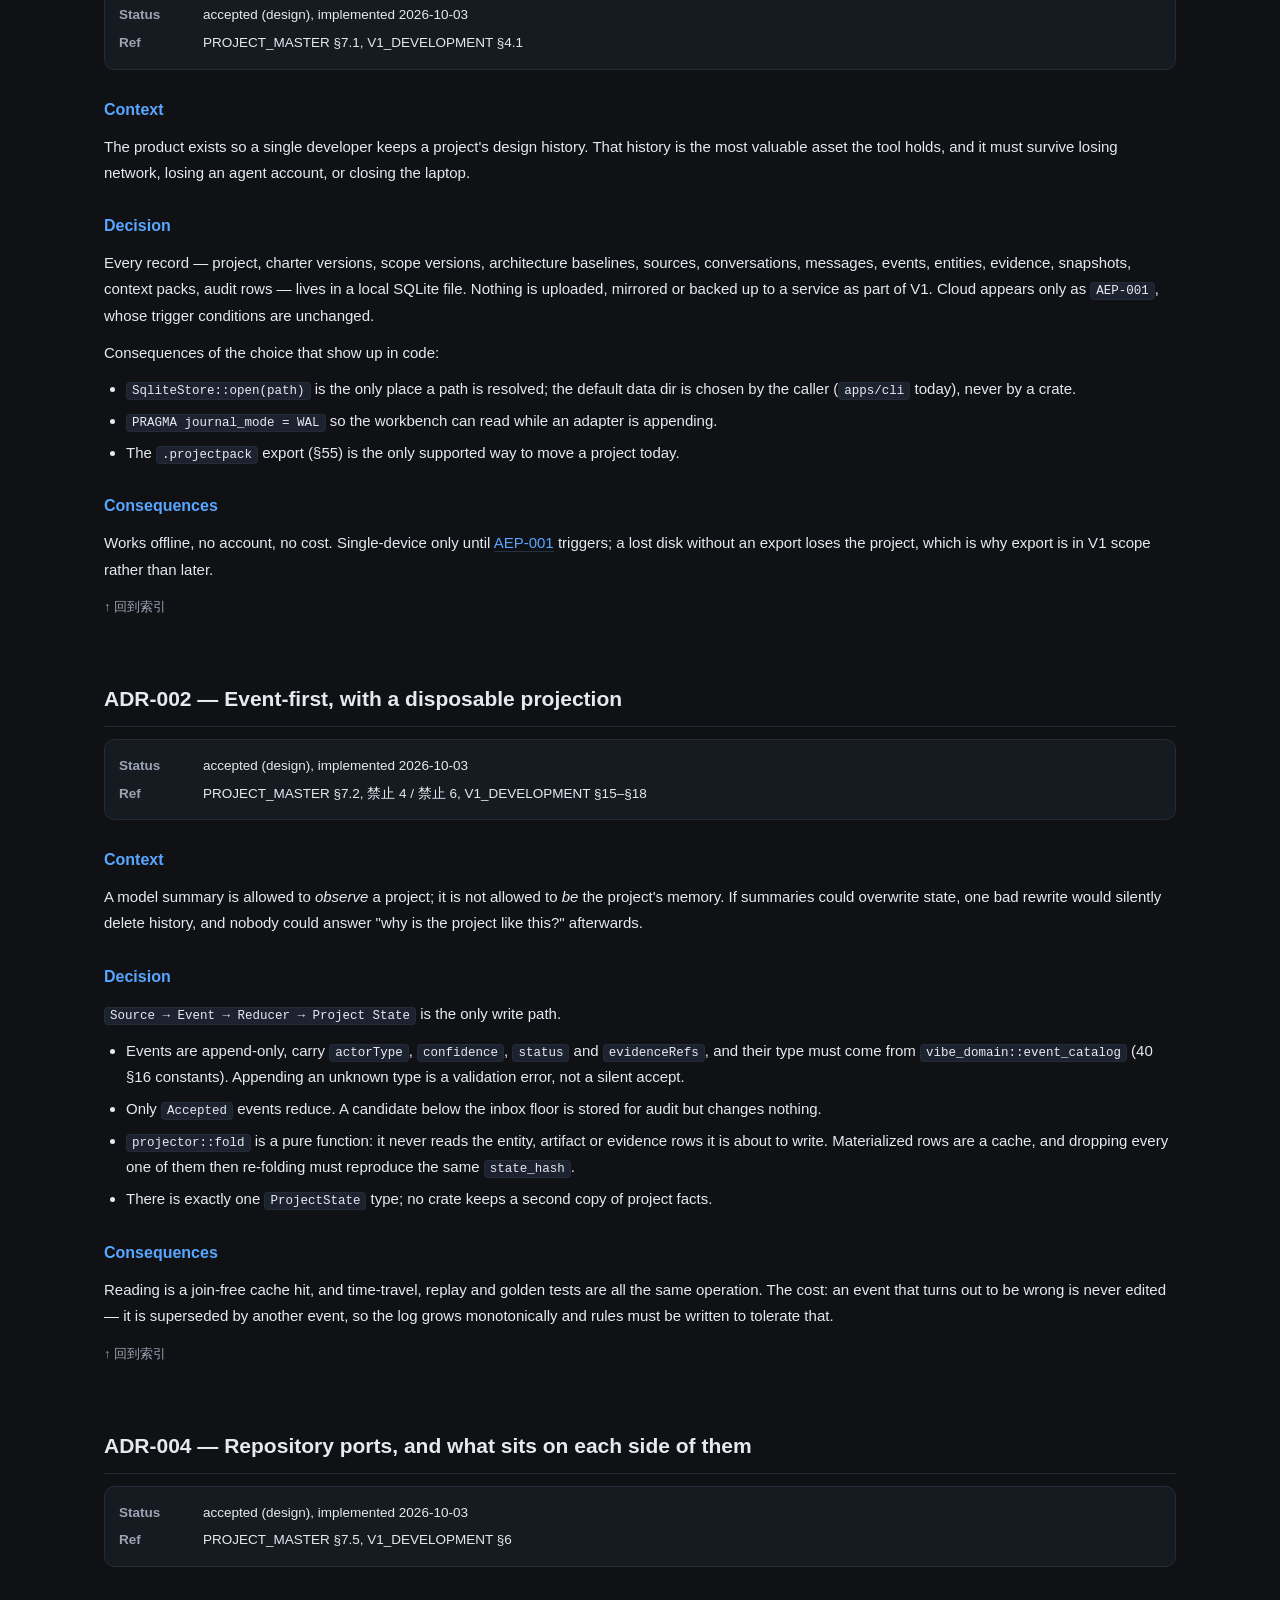
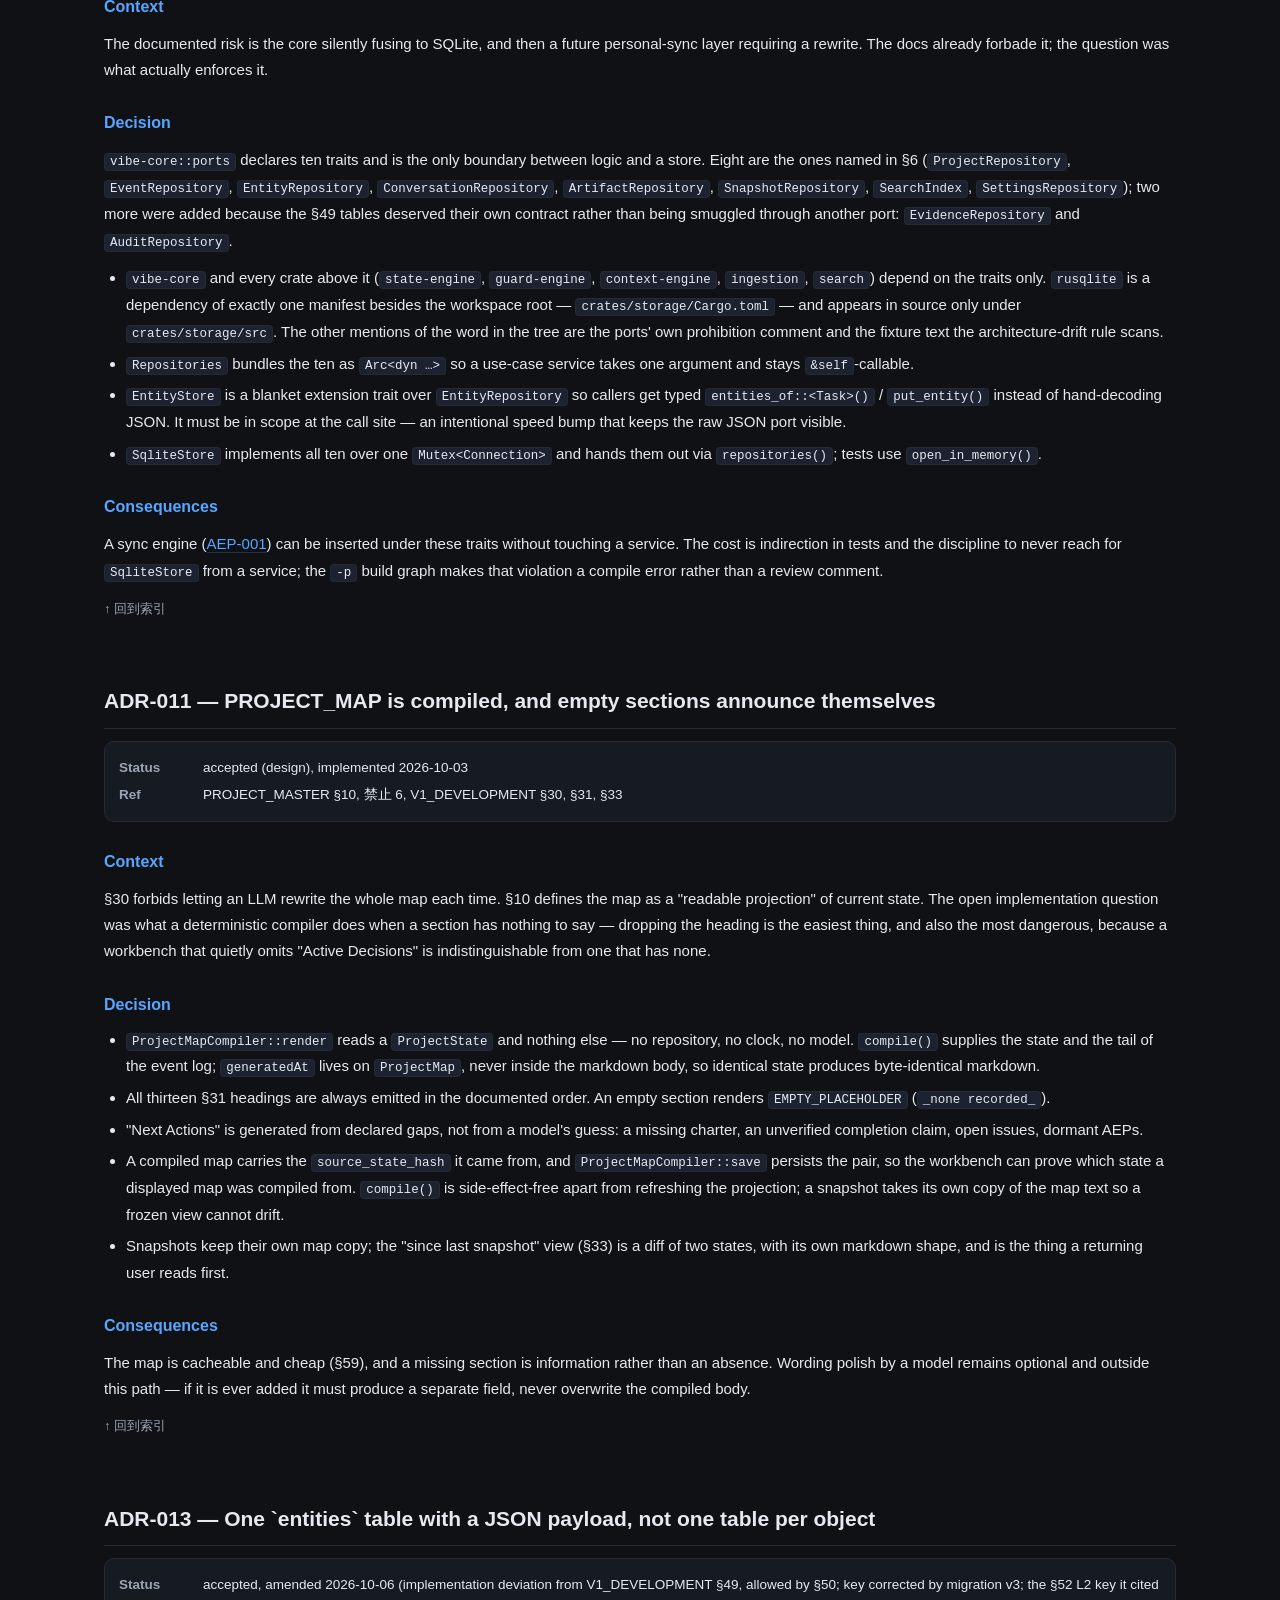
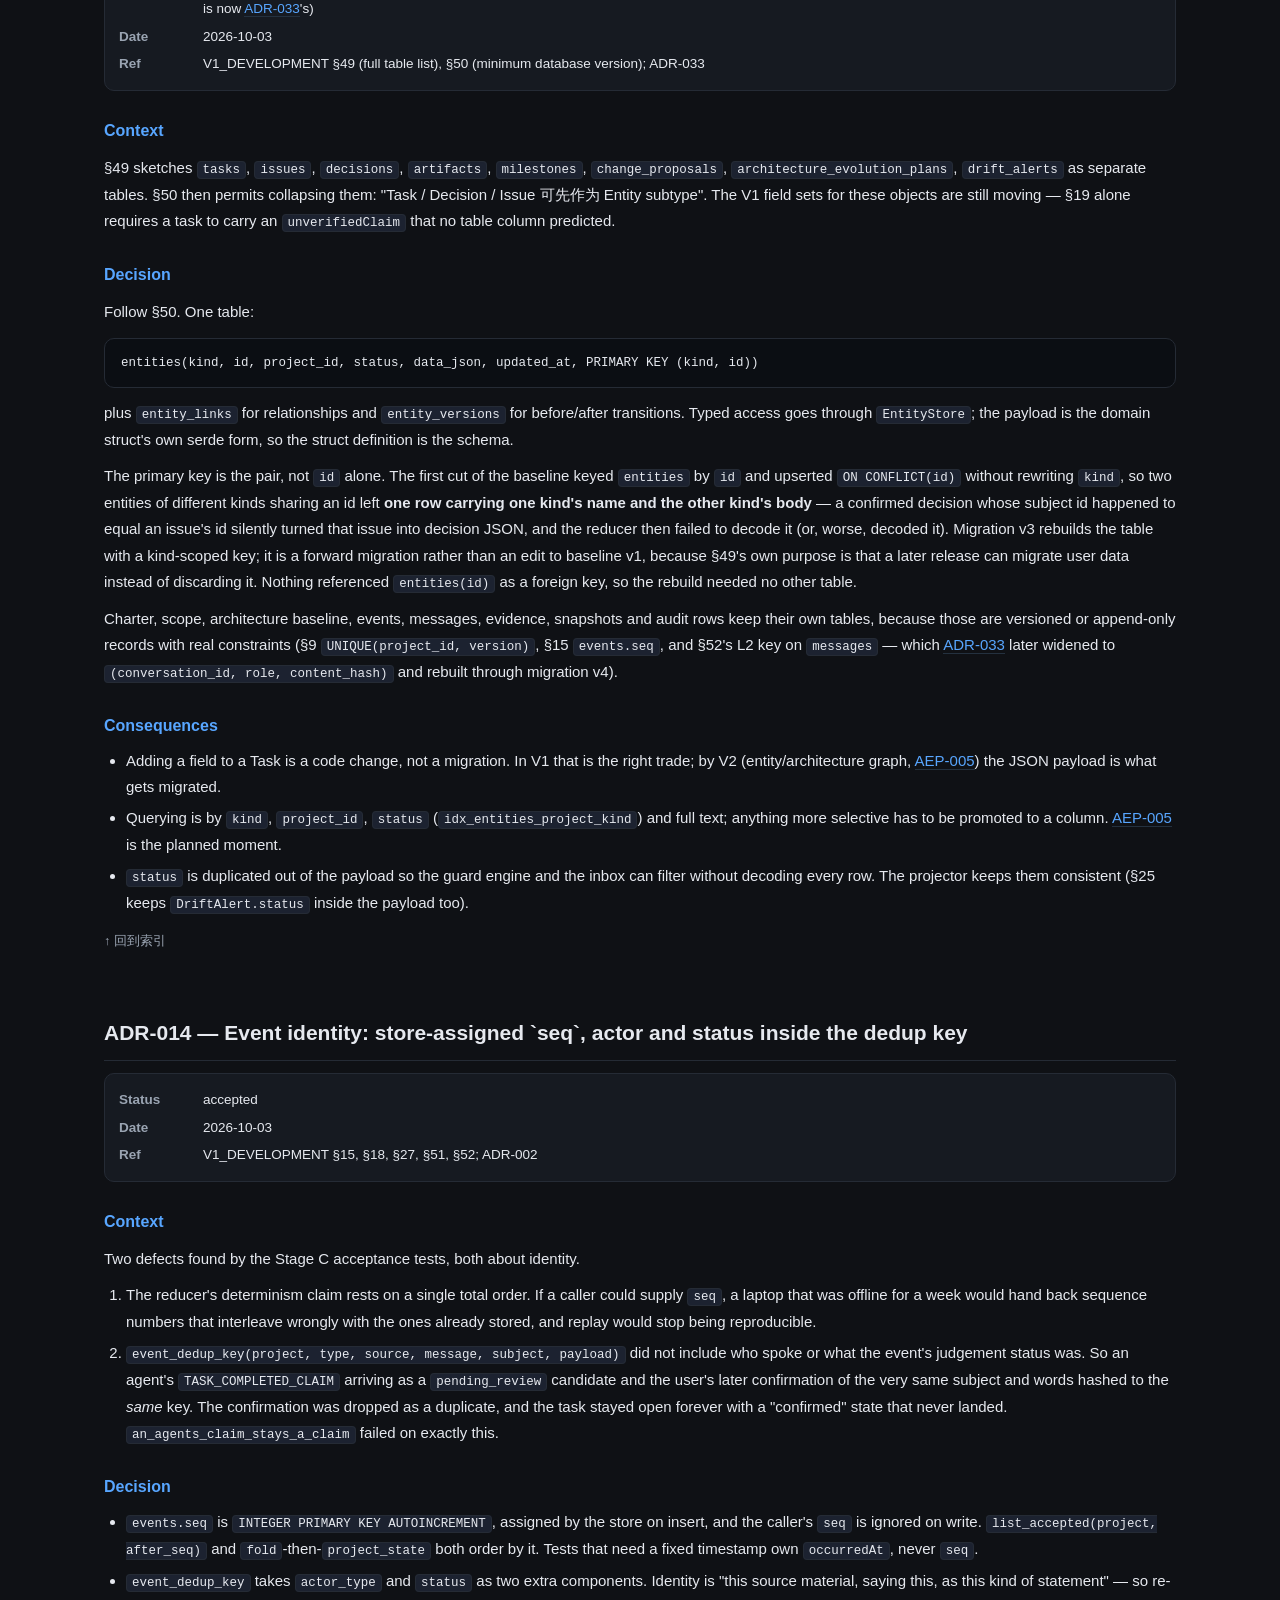
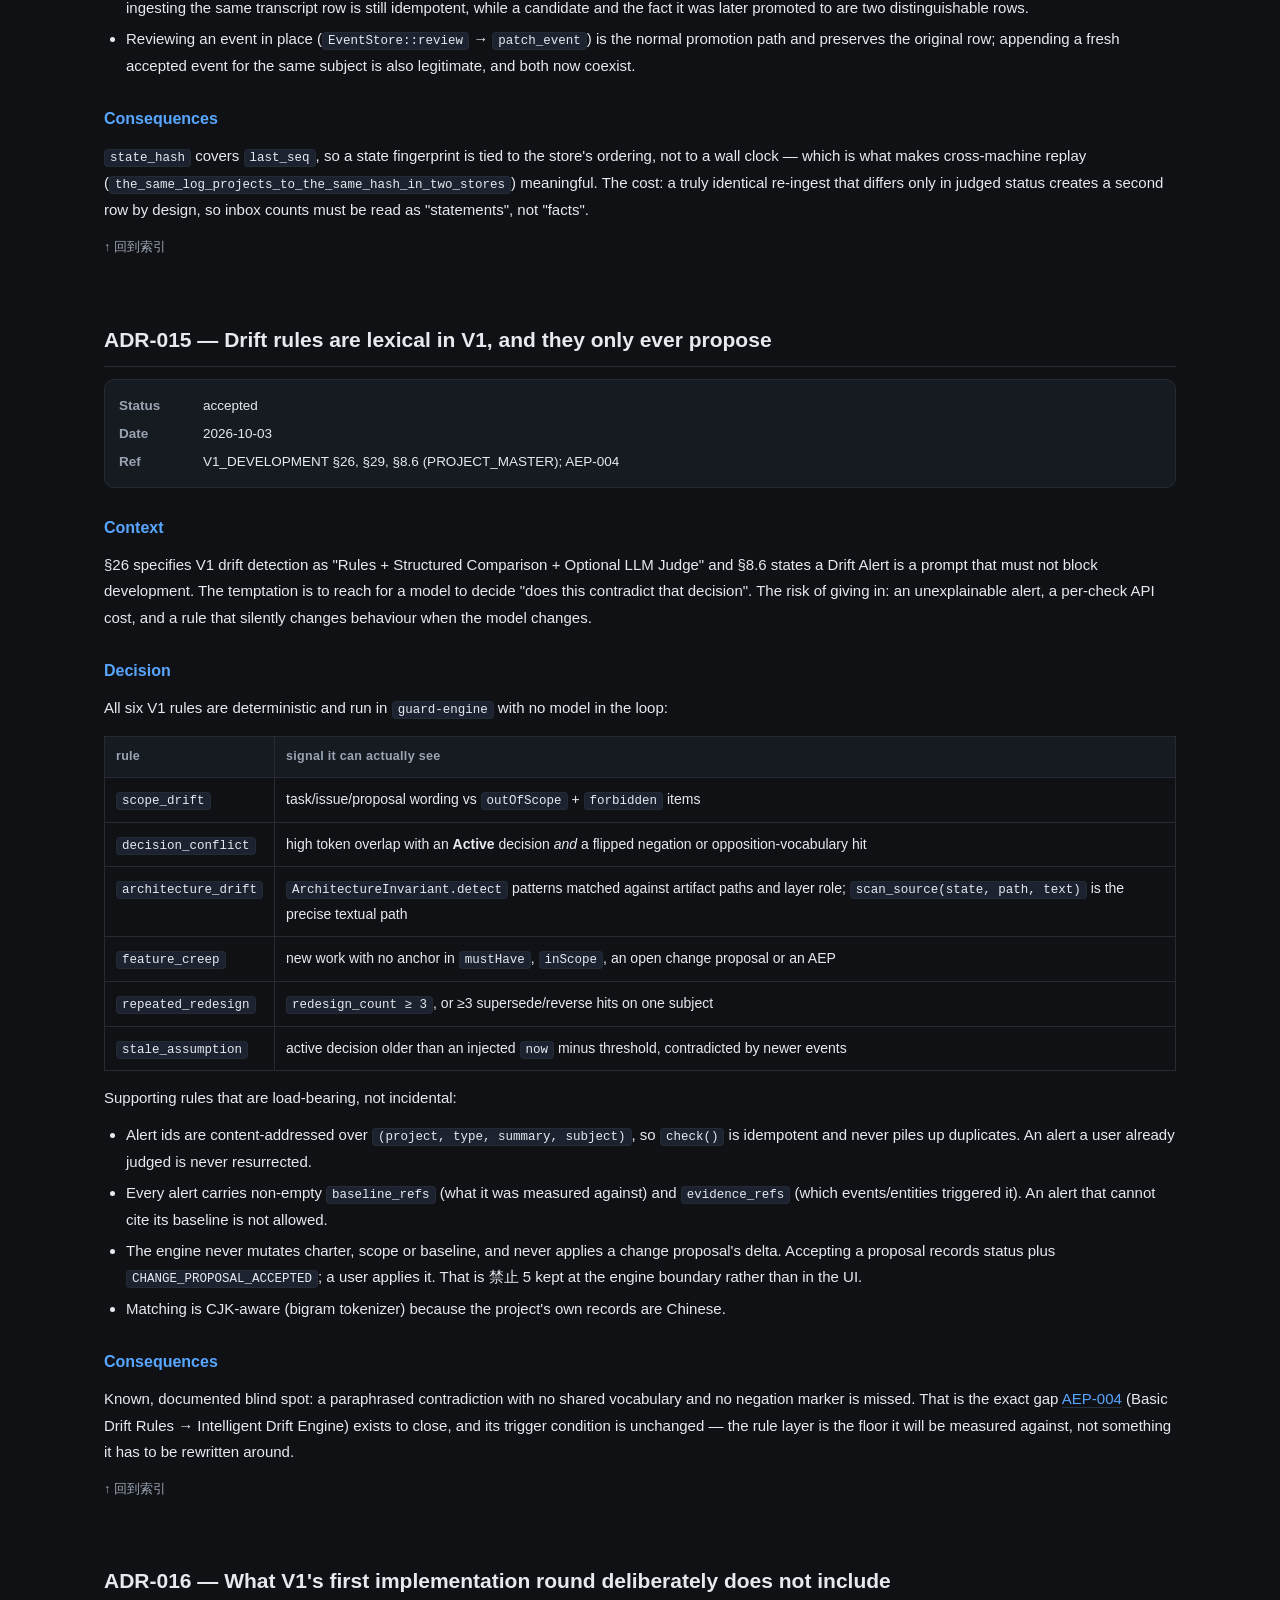
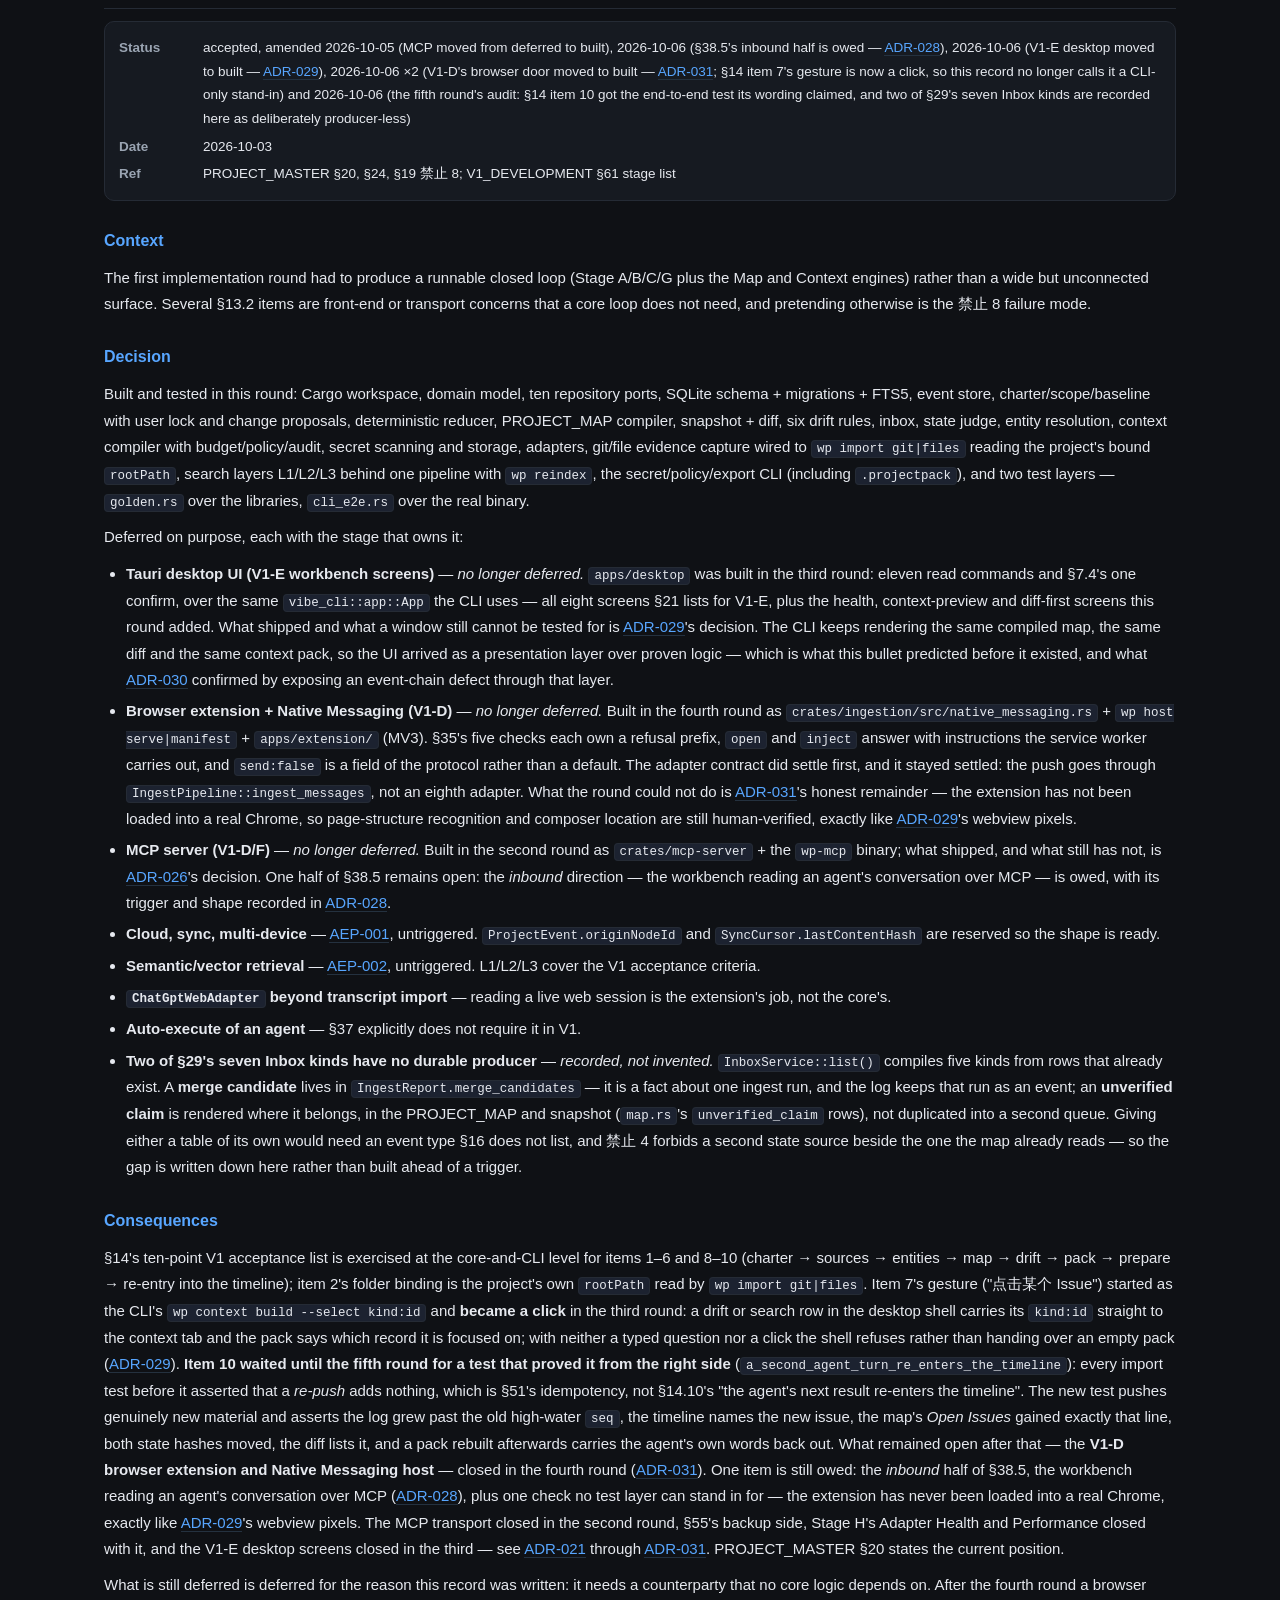
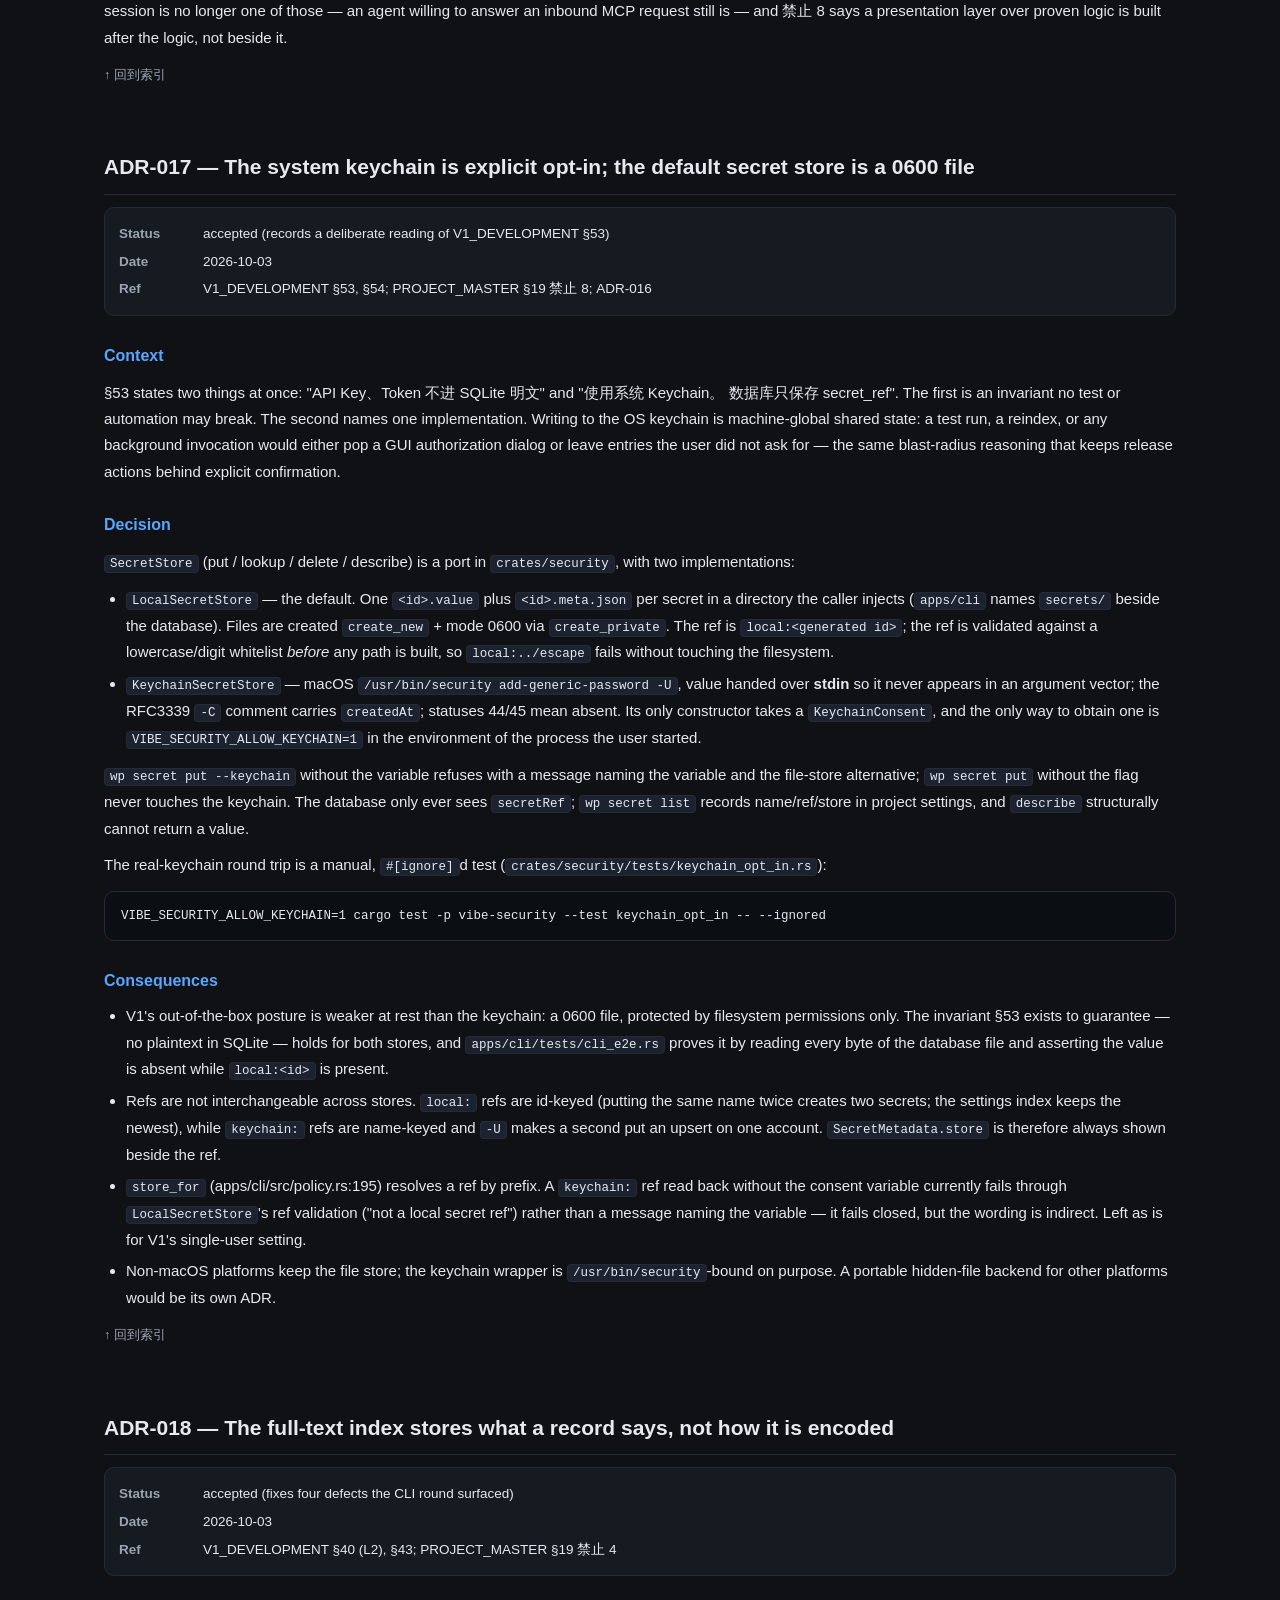
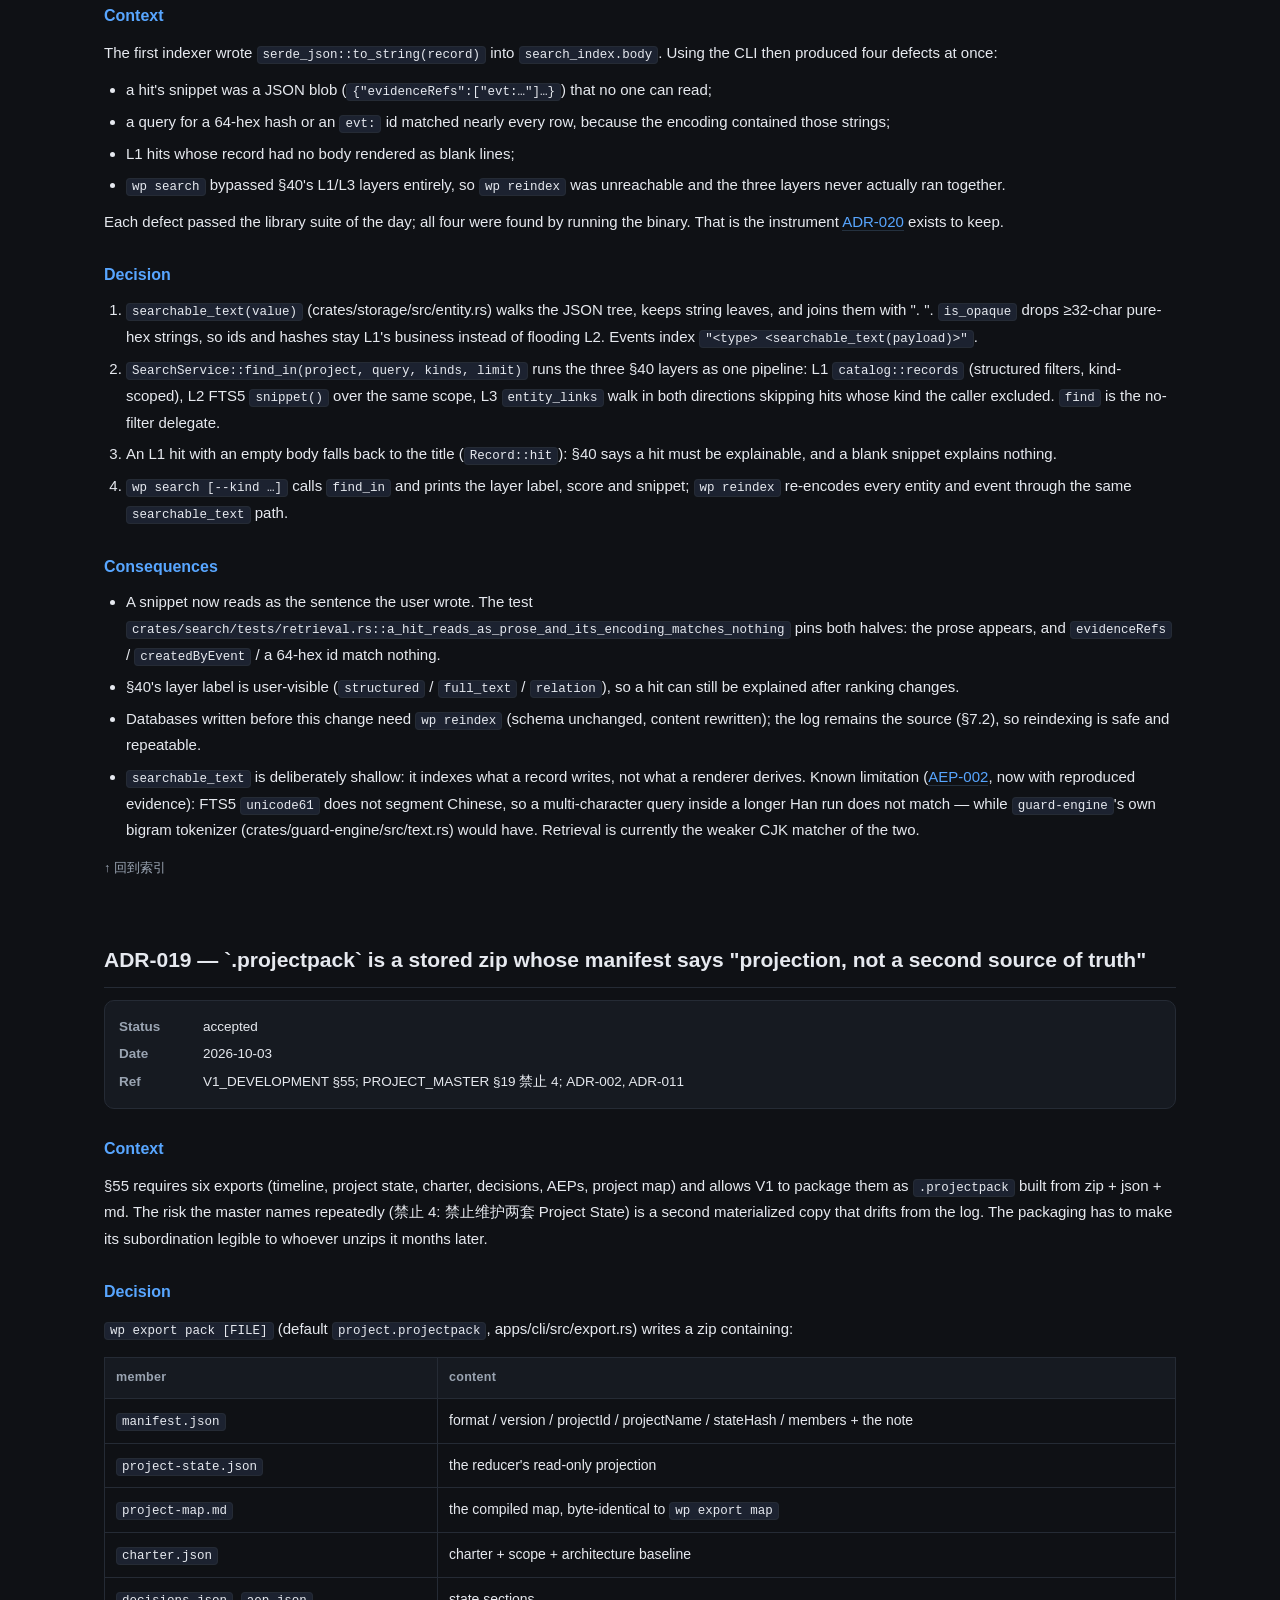
<file: docs/adr/ADR-总览.html>
<!DOCTYPE html>
<html lang="zh-CN">
<head>
<meta charset="utf-8">
<meta name="viewport" content="width=device-width, initial-scale=1">
<title>构览 Codlas · ADR 总览（25 条架构决定）</title>
<style>
:root{
  --bg:#0f1115; --panel:#161a21; --ink:#e6e9ef; --muted:#9aa4b2;
  --line:#252b35; --ok:#3fb950; --warn:#d29922; --no:#f85149; --accent:#58a6ff;
}
*{box-sizing:border-box}
body{margin:0;background:var(--bg);color:var(--ink);
  font:15px/1.75 -apple-system,"PingFang SC","Hiragino Sans GB","Microsoft YaHei",Helvetica,Arial,sans-serif}
main{max-width:1120px;margin:0 auto;padding:40px 24px 96px}
h1{font-size:28px;margin:0 0 6px;letter-spacing:.3px}
h2{font-size:21px;margin:52px 0 12px;padding:10px 0 8px;border-bottom:1px solid var(--line);scroll-margin-top:70px}
h3{font-size:16px;margin:26px 0 8px;color:var(--accent)}
h4{font-size:14.5px;margin:20px 0 6px;color:var(--muted)}
p{margin:10px 0}
ul,ol{margin:8px 0 8px 22px;padding:0}
li{margin:5px 0}
.sub{color:var(--muted);font-size:13px}
table{width:100%;border-collapse:collapse;margin:14px 0;font-size:14px}
th,td{border:1px solid var(--line);padding:9px 11px;text-align:left;vertical-align:top}
th{background:var(--panel);color:var(--muted);font-weight:600;font-size:12.5px;letter-spacing:.3px}
td code,li code,p code,h3 code,h2 code{background:#1c2230;border:1px solid var(--line);border-radius:4px;
  padding:1px 5px;font-size:12.5px;font-family:ui-monospace,SFMono-Regular,Menlo,monospace}
pre{background:#0b0e13;border:1px solid var(--line);border-radius:10px;padding:14px 16px;
  overflow:auto;font-size:12.5px;line-height:1.6;font-family:ui-monospace,SFMono-Regular,Menlo,monospace}
blockquote{margin:14px 0;padding:8px 16px;border-left:3px solid var(--line);color:var(--muted);background:var(--panel);border-radius:0 8px 8px 0}
a{color:var(--accent);text-decoration:none;border-bottom:1px solid #24313f}
a:hover{border-bottom-color:var(--accent)}
.badges{display:flex;flex-wrap:wrap;gap:8px;margin:18px 0 6px}
.badge{background:var(--panel);border:1px solid var(--line);border-radius:999px;padding:5px 12px;font-size:12.5px;color:var(--muted)}
.badge b{color:var(--ink);font-weight:600}
nav{position:sticky;top:0;background:rgba(15,17,21,.94);backdrop-filter:blur(6px);
  border-bottom:1px solid var(--line);padding:10px 0;margin:-40px -24px 28px;z-index:5}
nav .in{max-width:1120px;margin:0 auto;padding:0 24px;display:flex;flex-wrap:wrap;gap:12px;font-size:13px}
nav a{border:0;color:var(--muted)}
nav a:hover{color:var(--accent)}
.meta{background:var(--panel);border:1px solid var(--line);border-radius:10px;padding:12px 14px;margin:10px 0 18px;font-size:13.5px}
.meta div{display:grid;grid-template-columns:74px 1fr;gap:10px;padding:2px 0}
.meta k{color:var(--muted);font-weight:600}
.callout{border-left:3px solid var(--accent);background:var(--panel);padding:12px 16px;border-radius:0 8px 8px 0;margin:16px 0}
.callout.warn{border-left-color:var(--warn)}
.status{font-weight:600;font-size:12.5px;color:var(--ok)}
.status.amended{color:var(--warn)}
.top{font-size:12.5px;color:var(--muted);border:0}
.top:hover{color:var(--accent)}
footer{margin-top:56px;padding-top:16px;border-top:1px solid var(--line);color:var(--muted);font-size:12.5px}
</style>
</head>
<body>
<main>

<nav><div class="in">
  <a href="#what">ADR 是什么</a>
  <a href="#index">索引</a>
  <a href="#conventions">写 ADR 的规则</a>
  <a href="#reports">任务报告</a>
  <a href="#provenance">来源与变更</a>
</div></nav>

<h1>构览 Codlas · ADR 总览</h1>
<div class="sub">Architecture Decision Records — 每一行"为什么这样决定"的正式记录 ·
本页共 <b>27</b> 条 · 最后更新 2026-10-07</div>

<div class="badges">
  <span class="badge">ADR <b>27 条</b></span>
  <span class="badge">覆盖 <b>ADR-001 … ADR-035</b>（缺号见下方说明）</span>
  <span class="badge">介质 <b>单页 HTML，原 19 份 .md 已删除</b></span>
</div>

<h2 id="what">一、ADR 是什么，为什么需要它</h2>
<p><b>ADR = Architecture Decision Record，架构决策记录。</b>一条 ADR 只回答一个问题：
<em>为什么代码今天长这样</em>。它不是设计文档的复述，也不是待办清单，而是一段<strong>已经发生、
并且希望后来者不要重新争论</strong>的决定。本项目里每条 ADR 固定四块：</p>
<ul>
  <li><strong>Context</strong> — 决定被迫出现时的约束（哪份文档、哪个缺陷、哪个禁止项在背后推它）。</li>
  <li><strong>Decision</strong> — 现在为真的那件事，写到端口名、表名、函数名的精度。</li>
  <li><strong>Consequences</strong> — 这个决定让人以后<em>不能</em>做什么，以及代价是什么。</li>
  <li><strong>Ref</strong> — 指向 V1_DEVELOPMENT.md / PROJECT_MASTER.md 的条款号，或指向它修订、
    实现的另一条 ADR。</li>
</ul>
<p>编号是<strong>不可回收</strong>的：ADR-003、005、006、007、008、009、010、012 没有独立条目，
因为 PROJECT_MASTER §7 / §19 已经把那些决定钉得够死，另开一份文件只是复述总控；往后从 ADR-031
继续往下排，缺号不是遗漏。反过来，<em>前瞻性</em>的架构意图不属于 ADR，属于
<code>docs/evolution/</code> 下的 <strong>AEP</strong>（Architecture Evolution Proposal）——
AEP 说"什么时候该改"，ADR 说"当初为什么这么定"。</p>

<h2 id="index">二、索引</h2>
<table>
  <thead><tr><th>编号</th><th>决定</th><th>状态</th><th>日期</th><th>依据</th></tr></thead>
  <tbody>
<tr><td><a href="#adr-001">ADR-001</a></td><td>Local-first storage</td><td><span class="status">accepted (design), implemented 2026-10-03</span></td><td>—</td><td>PROJECT_MASTER §7.1, V1_DEVELOPMENT §4.1</td></tr>
<tr><td><a href="#adr-002">ADR-002</a></td><td>Event-first, with a disposable projection</td><td><span class="status">accepted (design), implemented 2026-10-03</span></td><td>—</td><td>PROJECT_MASTER §7.2, 禁止 4 / 禁止 6, V1_DEVELOPMENT §15–§18</td></tr>
<tr><td><a href="#adr-004">ADR-004</a></td><td>Repository ports, and what sits on each side of them</td><td><span class="status">accepted (design), implemented 2026-10-03</span></td><td>—</td><td>PROJECT_MASTER §7.5, V1_DEVELOPMENT §6</td></tr>
<tr><td><a href="#adr-011">ADR-011</a></td><td>PROJECT_MAP is compiled, and empty sections announce themselves</td><td><span class="status">accepted (design), implemented 2026-10-03</span></td><td>—</td><td>PROJECT_MASTER §10, 禁止 6, V1_DEVELOPMENT §30, §31, §33</td></tr>
<tr><td><a href="#adr-013">ADR-013</a></td><td>One `entities` table with a JSON payload, not one table per object</td><td><span class="status amended">accepted, amended 2026-10-06（§49 的许可偏差、§50 许可；v3 修主键；它引用的 §52 L2 键现为 <a href="#adr-033">ADR-033</a>）</span></td><td>2026-10-03</td><td>V1_DEVELOPMENT §49 (full table list), §50 (minimum database version); ADR-033</td></tr>
<tr><td><a href="#adr-014">ADR-014</a></td><td>Event identity: store-assigned `seq`, actor and status inside the dedup key</td><td><span class="status">accepted</span></td><td>2026-10-03</td><td>V1_DEVELOPMENT §15, §18, §27, §51, §52; ADR-002</td></tr>
<tr><td><a href="#adr-015">ADR-015</a></td><td>Drift rules are lexical in V1, and they only ever propose</td><td><span class="status">accepted</span></td><td>2026-10-03</td><td>V1_DEVELOPMENT §26, §29, §8.6 (PROJECT_MASTER); AEP-004</td></tr>
<tr><td><a href="#adr-016">ADR-016</a></td><td>What V1&#x27;s first implementation round deliberately does not include</td><td><span class="status amended">accepted, amended 2026-10-05 + 2026-10-06 ×5（MCP 转已建、§38.5 入站欠着；V1-E 桌面壳转已建；V1-D 浏览器门转已建 → ADR-031；§14 第 7 项的手势已是点击；第五轮：§14 第 10 项补上端到端测试、§29 的两种 Inbox 类别按设计没有持久生产者）</span></td><td>2026-10-03</td><td>PROJECT_MASTER §20, §24, §19 禁止 8; V1_DEVELOPMENT §61 stage list</td></tr>
<tr><td><a href="#adr-017">ADR-017</a></td><td>The system keychain is explicit opt-in; the default secret store is a 0600 file</td><td><span class="status">accepted (records a deliberate reading of V1_DEVELOPMENT §53)</span></td><td>2026-10-03</td><td>V1_DEVELOPMENT §53, §54; PROJECT_MASTER §19 禁止 8; ADR-016</td></tr>
<tr><td><a href="#adr-018">ADR-018</a></td><td>The full-text index stores what a record says, not how it is encoded</td><td><span class="status">accepted (fixes four defects the CLI round surfaced)</span></td><td>2026-10-03</td><td>V1_DEVELOPMENT §40 (L2), §43; PROJECT_MASTER §19 禁止 4</td></tr>
<tr><td><a href="#adr-019">ADR-019</a></td><td>`.projectpack` is a stored zip whose manifest says &quot;projection, not a second source of truth&quot;</td><td><span class="status">accepted</span></td><td>2026-10-03</td><td>V1_DEVELOPMENT §55; PROJECT_MASTER §19 禁止 4; ADR-002, ADR-011</td></tr>
<tr><td><a href="#adr-020">ADR-020</a></td><td>V1&#x27;s user surface is the CLI; two test layers, one implementation</td><td><span class="status amended">accepted, amended 2026-10-05 + 2026-10-06 ×3（桌面壳是同一实现的第二扇门；第五轮之后 e2e <b>22</b> 条、views 层 <b>23</b> 条、native_messaging 13 条，另新建 <code>resolution</code> 3 条钉住 §28 的阶梯）</span></td><td>2026-10-03</td><td>V1_DEVELOPMENT §61 (stage G), PROJECT_MASTER §14, §20; ADR-006, ADR-016, ADR-026, ADR-029, ADR-031</td></tr>
<tr><td><a href="#adr-021">ADR-021</a></td><td>An adapter&#x27;s health has exactly four outcomes, and the last run replaces the one before</td><td><span class="status">accepted</span></td><td>2026-10-05</td><td>V1_DEVELOPMENT §51, §58, §62 Degradation; PROJECT_MASTER §7.9, §13.2 Stage H</td></tr>
<tr><td><a href="#adr-022">ADR-022</a></td><td>Watch signals are events with a verb in the payload, and they produce no verdict</td><td><span class="status amended">accepted，<strong>amended 2026-10-06</strong>（"不改状态"只对 git 信号成立；文件信号确实写 artifact 行，所以改为"不产生结论"，并修掉 <code>deleted</code> / <code>FileScan::diff</code> 两处说法）</span></td><td>2026-10-05</td><td>V1_DEVELOPMENT §16, §39, §19; PROJECT_MASTER §7.2, §7.3, 禁止 9</td></tr>
<tr><td><a href="#adr-023">ADR-023</a></td><td>A backup is an online copy, made and restored through SQLite&#x27;s own backup API</td><td><span class="status">accepted</span></td><td>2026-10-05</td><td>V1_DEVELOPMENT §55 Export/Backup, §62 Recovery; PROJECT_MASTER §7.5, §13.2 Stage H; ADR-019</td></tr>
<tr><td><a href="#adr-024">ADR-024</a></td><td>Level-3 near-duplicates are lexical hints, and a hint carries the thread it came from</td><td><span class="status">accepted</span></td><td>2026-10-05</td><td>V1_DEVELOPMENT §52, §59, §60; PROJECT_MASTER §7.2, §19 禁止 9; AEP-002</td></tr>
<tr><td><a href="#adr-025">ADR-025</a></td><td>The adapter contract answers all seven verbs, and answers them only what it advertised</td><td><span class="status amended">accepted, amended 2026-10-06</span></td><td>2026-10-05</td><td>V1_DEVELOPMENT §37, §58, §62 Degradation, §7.8; PROJECT_MASTER §19 禁止 8; ADR-008 / AEP-003</td></tr>
<tr><td><a href="#adr-026">ADR-026</a></td><td>The MCP surface is a second door onto the same ports, and it only opens inward</td><td><span class="status amended">accepted, amended 2026-10-06 (the other §38.5 direction found unmet → ADR-028)</span></td><td>2026-10-05</td><td>V1_DEVELOPMENT §38.5, §29, §53, §54, §59, §60, §62; PROJECT_MASTER §7.5, 禁止 4, 禁止 7, 禁止 8</td></tr>
<tr><td><a href="#adr-027">ADR-027</a></td><td>A performance budget is a work count first and a stopwatch number second</td><td><span class="status amended">accepted, amended 2026-10-06 (manifest walk 纳入 apps/desktop)</span></td><td>2026-10-05</td><td>V1_DEVELOPMENT §59, §60; PROJECT_MASTER §7.2, §7.9, §13.2 Stage H, 禁止 7, 禁止 8; ADR-029</td></tr>
<tr><td><a href="#adr-028">ADR-028</a></td><td>§38.5 is one door, not two: the read side is built, inbound MCP capture is owed</td><td><span class="status">accepted</span></td><td>2026-10-06</td><td>V1_DEVELOPMENT §38.5, §37, §58, §60, 禁止 9; PROJECT_MASTER §14 #10, §26 V1-D; ADR-024, ADR-026, ADR-027</td></tr>
<tr><td><a href="#adr-029">ADR-029</a></td><td>The desktop shell is a second surface on the CLI&#x27;s own runtime, and its only write is §7.4&#x27;s confirm</td><td><span class="status amended">accepted, amended 2026-10-06（§14 第 7 项的那只手落在壳里）</span></td><td>2026-10-06</td><td>V1_DEVELOPMENT §38, §61 V1-E, §7.4, §7.8, §62; PROJECT_MASTER §13.2 Stage E, §14, 禁止 4, 禁止 7; ADR-006, ADR-016, ADR-020, ADR-025, ADR-027</td></tr>
<tr><td><a href="#adr-030">ADR-030</a></td><td>A creating event has to carry the whole record, because a fold rebuilds rows from the log alone</td><td><span class="status amended">accepted, amended 2026-10-06（同一份缓存在 §42.1 的选择路径上第二次咬人）</span></td><td>2026-10-06</td><td>V1_DEVELOPMENT §15–§18, §31, §33, §42.1; PROJECT_MASTER §7.2, §7.4, 禁止 4, 禁止 6; ADR-002, ADR-014, ADR-027, ADR-029</td></tr>
<tr><td><a href="#adr-031">ADR-031</a></td><td>The browser&#x27;s door is a push channel of four verbs, and <code>open</code> / <code>inject</code> are answered as instructions, not acts</td><td><span class="status accepted">accepted（2026-10-06，第四轮）</span></td><td>2026-10-06</td><td>V1_DEVELOPMENT §34, §35, §37, §38.2/§38.3, §51, §53, §58 E2E, §60, §62; PROJECT_MASTER §7.1 V1-D, §14 第 9 项, 禁止 7, 禁止 8, 禁止 10; ADR-020, ADR-021, ADR-025, ADR-027, ADR-028, ADR-030</td></tr>
<tr><td><a href="#adr-032">ADR-032</a></td><td>A compiled Context Pack is audited, not stored — §50&#x27;s <code>context_packs</code> table does not exist</td><td><span class="status accepted">accepted（2026-10-06，第五轮 V1 完成度清点）</span></td><td>2026-10-06</td><td>V1_DEVELOPMENT §41, §42, §43, §49, §50, §54; PROJECT_MASTER §19 禁止 4, §14; ADR-002, ADR-011, ADR-013, ADR-019</td></tr>
<tr><td><a href="#adr-033">ADR-033</a></td><td>§52&#x27;s L2 key is content hash <em>per role</em>: a dedup level must not delete evidence</td><td><span class="status accepted">accepted（2026-10-06，第五轮清点；migration v4 重建 <code>messages</code>）</span></td><td>2026-10-06</td><td>V1_DEVELOPMENT §52, §51, §14, §49; PROJECT_MASTER §19 禁止 9, §7.1 V1-D; ADR-013, ADR-014, ADR-024</td></tr>
<tr><td><a href="#adr-034">ADR-034</a></td><td>A turn&#x27;s words are its text blocks: the normalizer skips machinery and never flattens it into speech</td><td><span class="status accepted">accepted（2026-10-07，第六轮真会话 import 连出的缺陷）</span></td><td>2026-10-07</td><td>V1_DEVELOPMENT Stage D (Conversation Normalizer), §51, §52; PROJECT_MASTER §19 禁止 9; ADR-018, ADR-033</td></tr>
<tr><td><a href="#adr-035">ADR-035</a></td><td>The native host binary may not live under macOS&#x27;s protected folders; the trap is silent, so <code>wp host manifest</code> warns</td><td><span class="status accepted">accepted（2026-10-07，第六轮真 Chrome 台子上抓到的静默卡死）</span></td><td>2026-10-07</td><td>V1_DEVELOPMENT §34, §35, §62 (silence is the failure); ADR-031; PROJECT_MASTER §7.1 V1-D</td></tr>
  </tbody>
</table>

<h2 id="conventions">三、写 ADR 的规则（从 PROJECT_MASTER §23 / §24 与 V1_DEVELOPMENT §57 收拢）</h2>
<ul>
  <li>只有<strong>已经在代码里为真</strong>的决定才进这里；还在计划的写进 <code>docs/evolution/</code> 当 AEP。</li>
  <li>决定被后续轮次改变时<strong>就地修订</strong>并在 Status 标 <code>amended 日期（改了什么）</code>，
    不叠第二份说法——同一件事有两份记录，就等于没人知道哪份为真。</li>
  <li>一条 ADR 只记一个决定。缺陷驱动的决定（如 ADR-014、ADR-018、ADR-024）必须写清
    <em>原实现为什么错</em>，而不只是写"修好了"。</li>
  <li>新增重大功能却不说明它与原始目标的关系（禁止 10），这条 ADR 就是不合格的回写材料。</li>
  <li>本页是<em>容器</em>不是<em>来源</em>：正文文字逐条来自原 <code>ADR-0NN-*.md</code>，未作改写；
    将来新增 ADR 直接在页内追加一节，并同步 <code>docs/adr/README.md</code> 的指针。</li>
</ul>

<h2 id="reports">四、任务报告</h2>
<p>每一轮开发的 HTML 报告都挂在这里。报告讲的是"这一轮做了什么、验证到什么程度"，
本页讲的是"为什么这些决定成立"——两份互相引用，职责不同。</p>
<table>
  <thead><tr><th>轮次</th><th>日期</th><th>报告</th><th>本轮落地的决定</th></tr></thead>
  <tbody>
    <tr><td>V1 第一轮 · 核心闭环</td><td>2026-10-03</td>
      <td><a href="../RECORDS.md">docs/RECORDS.md § 2026-10-03</a>（该轮未出 HTML 报告，流水在记录里）</td>
      <td>ADR-013 … ADR-020</td></tr>
    <tr><td>V1 第二轮 · 补齐未完成与半成品</td><td>2026-10-05</td>
      <td><a href="../../V1第二轮开发报告.html">V1第二轮开发报告.html</a></td>
      <td>ADR-021 … ADR-027（并修订 ADR-016、ADR-020）</td></tr>
    <tr><td>V1 缺口清点 · §38.5 的另一半改记为"还欠着"</td><td>2026-10-06</td>
      <td><a href="../RECORDS.md">docs/RECORDS.md § 2026-10-06（缺口清点）</a>（该轮只改账，未出 HTML 报告）</td>
      <td>ADR-028（并修订 ADR-016、ADR-020、ADR-026）</td></tr>
    <tr><td>V1 第三轮 · 桌面壳八屏齐了，§14 第 7 项补上那只手</td><td>2026-10-06</td>
      <td><a href="../../V1第三轮开发报告.html">V1第三轮开发报告.html</a></td>
      <td>修订 ADR-029（§14 第 7 项的手势）与 ADR-030（缓存在 §42.1 选择路径上第二次咬人）；§26 V1-E ⏳→✅</td></tr>
    <tr><td>V1 第四轮 · 浏览器的门：宿主与扩展对着写成</td><td>2026-10-06</td>
      <td><a href="../../V1第四轮开发报告.html">V1第四轮开发报告.html</a></td>
      <td>ADR-031（四个动词的推送通道；<code>open</code> / <code>inject</code> 答的是指令）并就地修订其
        §35 origin 检查为两副面孔；§62 的 Context 门由 ◐ 转 ✅；V1 账上只剩 ADR-028 的入站采集</td></tr>
    <tr><td>V1 第五轮 · 把整个 V1 逐条对回代码，缺的补上，欠的记清</td><td>2026-10-06</td>
      <td><a href="../../V1第五轮开发报告.html">V1第五轮开发报告.html</a></td>
      <td>ADR-032（编译出来的 Context Pack 只留审计行，§50 的 <code>context_packs</code> 表不存在）与
        ADR-033（§52 的 L2 键含 role，migration v4 重建 <code>messages</code>）；修订 ADR-013 / ADR-016 / ADR-020；
        §46 六问与 §47 五腿补齐，§28 与 §16 的 milestone 折叠第一次有测试</td></tr>
    <tr><td>V1 第六轮 · 真环境里跑一遍：扩展进真 Chrome、真会话进链路、预想功能逐条对表</td><td>2026-10-07</td>
      <td><a href="../../V1第六轮开发报告.html">V1第六轮开发报告.html</a></td>
      <td>ADR-034（normalizer 只读 text 块：真日志的块数组此前让 215 轮只进 22 轮）与
        ADR-035（macOS TCC 让 <code>~/Documents</code> 下的宿主二进制被 Chrome 拉起时静默卡死在 dyld；
        <code>wp host manifest</code> 现在对受保护目录打印警告）；扩展在 CfT 151 上 hello / capture 两通；
        CLI / 桌面 / MCP 三面报同一个 state hash；测试 <b>303</b> 条</td></tr>
  </tbody>
</table>
<div class="callout">
  <strong>下一轮往哪加：</strong>在上面的表格追加一行，链接形如
  <code>../../&lt;轮次&gt;开发报告.html</code>（报告放在仓库根目录，与第二轮同名规则）。
</div>

<h2 id="body">五、全部决定原文</h2>
<h2 id="adr-001">ADR-001 — Local-first storage</h2>
<div class="meta"><div><k>Status</k><span>accepted (design), implemented 2026-10-03</span></div><div><k>Ref</k><span>PROJECT_MASTER §7.1, V1_DEVELOPMENT §4.1</span></div></div>
<h3>Context</h3>
<p>The product exists so a single developer keeps a project's design history. That history
is the most valuable asset the tool holds, and it must survive losing network, losing an
agent account, or closing the laptop.</p>
<h3>Decision</h3>
<p>Every record — project, charter versions, scope versions, architecture baselines,
sources, conversations, messages, events, entities, evidence, snapshots, context packs,
audit rows — lives in a local SQLite file. Nothing is uploaded, mirrored or backed up to a
service as part of V1. Cloud appears only as <code>AEP-001</code>, whose trigger conditions are
unchanged.</p>
<p>Consequences of the choice that show up in code:</p>
<ul>
<li><code>SqliteStore::open(path)</code> is the only place a path is resolved; the default data dir is
  chosen by the caller (<code>apps/cli</code> today), never by a crate.</li>
<li><code>PRAGMA journal_mode = WAL</code> so the workbench can read while an adapter is appending.</li>
<li>The <code>.projectpack</code> export (§55) is the only supported way to move a project today.</li>
</ul>
<h3>Consequences</h3>
<p>Works offline, no account, no cost. Single-device only until <a href="../evolution/AEP-001-local-to-cloud-sync.md" title="docs/evolution">AEP-001</a> triggers; a lost disk
without an export loses the project, which is why export is in V1 scope rather than later.</p>
<p><a class="top" href="#index">↑ 回到索引</a></p>

<h2 id="adr-002">ADR-002 — Event-first, with a disposable projection</h2>
<div class="meta"><div><k>Status</k><span>accepted (design), implemented 2026-10-03</span></div><div><k>Ref</k><span>PROJECT_MASTER §7.2, 禁止 4 / 禁止 6, V1_DEVELOPMENT §15–§18</span></div></div>
<h3>Context</h3>
<p>A model summary is allowed to <em>observe</em> a project; it is not allowed to <em>be</em> the project's
memory. If summaries could overwrite state, one bad rewrite would silently delete history,
and nobody could answer "why is the project like this?" afterwards.</p>
<h3>Decision</h3>
<p><code>Source → Event → Reducer → Project State</code> is the only write path.</p>
<ul>
<li>Events are append-only, carry <code>actorType</code>, <code>confidence</code>, <code>status</code> and <code>evidenceRefs</code>, and
  their type must come from <code>vibe_domain::event_catalog</code> (40 §16 constants). Appending an
  unknown type is a validation error, not a silent accept.</li>
<li>Only <code>Accepted</code> events reduce. A candidate below the inbox floor is stored for audit but
  changes nothing.</li>
<li><code>projector::fold</code> is a pure function: it never reads the entity, artifact or evidence
  rows it is about to write. Materialized rows are a cache, and dropping every one of them
  then re-folding must reproduce the same <code>state_hash</code>.</li>
<li>There is exactly one <code>ProjectState</code> type; no crate keeps a second copy of project facts.</li>
</ul>
<h3>Consequences</h3>
<p>Reading is a join-free cache hit, and time-travel, replay and golden tests are all the same
operation. The cost: an event that turns out to be wrong is never edited — it is superseded
by another event, so the log grows monotonically and rules must be written to tolerate that.</p>
<p><a class="top" href="#index">↑ 回到索引</a></p>

<h2 id="adr-004">ADR-004 — Repository ports, and what sits on each side of them</h2>
<div class="meta"><div><k>Status</k><span>accepted (design), implemented 2026-10-03</span></div><div><k>Ref</k><span>PROJECT_MASTER §7.5, V1_DEVELOPMENT §6</span></div></div>
<h3>Context</h3>
<p>The documented risk is the core silently fusing to SQLite, and then a future personal-sync
layer requiring a rewrite. The docs already forbade it; the question was what actually
enforces it.</p>
<h3>Decision</h3>
<p><code>vibe-core::ports</code> declares ten traits and is the only boundary between logic and a store.
Eight are the ones named in §6 (<code>ProjectRepository</code>, <code>EventRepository</code>, <code>EntityRepository</code>,
<code>ConversationRepository</code>, <code>ArtifactRepository</code>, <code>SnapshotRepository</code>, <code>SearchIndex</code>,
<code>SettingsRepository</code>); two more were added because the §49 tables deserved their own
contract rather than being smuggled through another port: <code>EvidenceRepository</code> and
<code>AuditRepository</code>.</p>
<ul>
<li><code>vibe-core</code> and every crate above it (<code>state-engine</code>, <code>guard-engine</code>, <code>context-engine</code>,
  <code>ingestion</code>, <code>search</code>) depend on the traits only. <code>rusqlite</code> is a dependency of exactly one
  manifest besides the workspace root — <code>crates/storage/Cargo.toml</code> — and appears in source
  only under <code>crates/storage/src</code>. The other mentions of the word in the tree are the ports'
  own prohibition comment and the fixture text the architecture-drift rule scans.</li>
<li><code>Repositories</code> bundles the ten as <code>Arc&lt;dyn …&gt;</code> so a use-case service takes one argument
  and stays <code>&amp;self</code>-callable.</li>
<li><code>EntityStore</code> is a blanket extension trait over <code>EntityRepository</code> so callers get typed
  <code>entities_of::&lt;Task&gt;()</code> / <code>put_entity()</code> instead of hand-decoding JSON. It must be in
  scope at the call site — an intentional speed bump that keeps the raw JSON port visible.</li>
<li><code>SqliteStore</code> implements all ten over one <code>Mutex&lt;Connection&gt;</code> and hands them out via
  <code>repositories()</code>; tests use <code>open_in_memory()</code>.</li>
</ul>
<h3>Consequences</h3>
<p>A sync engine (<a href="../evolution/AEP-001-local-to-cloud-sync.md" title="docs/evolution">AEP-001</a>) can be inserted under these traits without touching a service. The
cost is indirection in tests and the discipline to never reach for <code>SqliteStore</code> from a
service; the <code>-p</code> build graph makes that violation a compile error rather than a review
comment.</p>
<p><a class="top" href="#index">↑ 回到索引</a></p>

<h2 id="adr-011">ADR-011 — PROJECT_MAP is compiled, and empty sections announce themselves</h2>
<div class="meta"><div><k>Status</k><span>accepted (design), implemented 2026-10-03</span></div><div><k>Ref</k><span>PROJECT_MASTER §10, 禁止 6, V1_DEVELOPMENT §30, §31, §33</span></div></div>
<h3>Context</h3>
<p>§30 forbids letting an LLM rewrite the whole map each time. §10 defines the map as a
"readable projection" of current state. The open implementation question was what a
deterministic compiler does when a section has nothing to say — dropping the heading is the
easiest thing, and also the most dangerous, because a workbench that quietly omits
"Active Decisions" is indistinguishable from one that has none.</p>
<h3>Decision</h3>
<ul>
<li><code>ProjectMapCompiler::render</code> reads a <code>ProjectState</code> and nothing else — no repository, no
  clock, no model. <code>compile()</code> supplies the state and the tail of the event log;
  <code>generatedAt</code> lives on <code>ProjectMap</code>, never inside the markdown body, so identical state
  produces byte-identical markdown.</li>
<li>All thirteen §31 headings are always emitted in the documented order. An empty section
  renders <code>EMPTY_PLACEHOLDER</code> (<code>_none recorded_</code>).</li>
<li>"Next Actions" is generated from declared gaps, not from a model's guess: a missing
  charter, an unverified completion claim, open issues, dormant AEPs.</li>
<li>A compiled map carries the <code>source_state_hash</code> it came from, and <code>ProjectMapCompiler::save</code>
  persists the pair, so the workbench can prove which state a displayed map was compiled from.
  <code>compile()</code> is side-effect-free apart from refreshing the projection; a snapshot takes its
  own copy of the map text so a frozen view cannot drift.</li>
<li>Snapshots keep their own map copy; the "since last snapshot" view (§33) is a diff of two
  states, with its own markdown shape, and is the thing a returning user reads first.</li>
</ul>
<h3>Consequences</h3>
<p>The map is cacheable and cheap (§59), and a missing section is information rather than an
absence. Wording polish by a model remains optional and outside this path — if it is ever
added it must produce a separate field, never overwrite the compiled body.</p>
<p><a class="top" href="#index">↑ 回到索引</a></p>

<h2 id="adr-013">ADR-013 — One `entities` table with a JSON payload, not one table per object</h2>
<div class="meta"><div><k>Status</k><span>accepted, amended 2026-10-06 (implementation deviation from V1_DEVELOPMENT §49, allowed by §50; key corrected by migration v3; the §52 L2 key it cited is now <a href="#adr-033">ADR-033</a>'s)</span></div><div><k>Date</k><span>2026-10-03</span></div><div><k>Ref</k><span>V1_DEVELOPMENT §49 (full table list), §50 (minimum database version); ADR-033</span></div></div>
<h3>Context</h3>
<p>§49 sketches <code>tasks</code>, <code>issues</code>, <code>decisions</code>, <code>artifacts</code>, <code>milestones</code>,
<code>change_proposals</code>, <code>architecture_evolution_plans</code>, <code>drift_alerts</code> as separate tables. §50
then permits collapsing them: "Task / Decision / Issue 可先作为 Entity subtype". The V1 field
sets for these objects are still moving — §19 alone requires a task to carry an
<code>unverifiedClaim</code> that no table column predicted.</p>
<h3>Decision</h3>
<p>Follow §50. One table:</p>
<pre><code class="language-sql">entities(kind, id, project_id, status, data_json, updated_at, PRIMARY KEY (kind, id))
</code></pre>
<p>plus <code>entity_links</code> for relationships and <code>entity_versions</code> for before/after transitions.
Typed access goes through <code>EntityStore</code>; the payload is the domain struct's own serde form,
so the struct definition is the schema.</p>
<p>The primary key is the pair, not <code>id</code> alone. The first cut of the baseline keyed <code>entities</code>
by <code>id</code> and upserted <code>ON CONFLICT(id)</code> without rewriting <code>kind</code>, so two entities of
different kinds sharing an id left <strong>one row carrying one kind's name and the other kind's
body</strong> — a confirmed decision whose subject id happened to equal an issue's id silently
turned that issue into decision JSON, and the reducer then failed to decode it (or, worse,
decoded it). Migration v3 rebuilds the table with a kind-scoped key; it is a forward
migration rather than an edit to baseline v1, because §49's own purpose is that a later
release can migrate user data instead of discarding it. Nothing referenced <code>entities(id)</code>
as a foreign key, so the rebuild needed no other table.</p>
<p>Charter, scope, architecture baseline, events, messages, evidence, snapshots and audit rows
keep their own tables, because those are versioned or append-only records with real
constraints (§9 <code>UNIQUE(project_id, version)</code>, §15 <code>events.seq</code>, and §52&#x27;s L2 key on
<code>messages</code> — which <a href="#adr-033">ADR-033</a> later widened to <code>(conversation_id, role,
content_hash)</code> and rebuilt through migration v4).</p>
<h3>Consequences</h3>
<ul>
<li>Adding a field to a Task is a code change, not a migration. In V1 that is the right
  trade; by V2 (entity/architecture graph, <a href="../evolution/AEP-005-flat-state-to-graph.md" title="docs/evolution">AEP-005</a>) the JSON payload is what gets migrated.</li>
<li>Querying is by <code>kind</code>, <code>project_id</code>, <code>status</code> (<code>idx_entities_project_kind</code>) and full text;
  anything more selective has to be promoted to a column. <a href="../evolution/AEP-005-flat-state-to-graph.md" title="docs/evolution">AEP-005</a> is the planned moment.</li>
<li><code>status</code> is duplicated out of the payload so the guard engine and the inbox can filter
  without decoding every row. The projector keeps them consistent (§25 keeps
  <code>DriftAlert.status</code> inside the payload too).</li>
</ul>
<p><a class="top" href="#index">↑ 回到索引</a></p>

<h2 id="adr-014">ADR-014 — Event identity: store-assigned `seq`, actor and status inside the dedup key</h2>
<div class="meta"><div><k>Status</k><span>accepted</span></div><div><k>Date</k><span>2026-10-03</span></div><div><k>Ref</k><span>V1_DEVELOPMENT §15, §18, §27, §51, §52; ADR-002</span></div></div>
<h3>Context</h3>
<p>Two defects found by the Stage C acceptance tests, both about identity.</p>
<ol>
<li>The reducer's determinism claim rests on a single total order. If a caller could supply
   <code>seq</code>, a laptop that was offline for a week would hand back sequence numbers that
   interleave wrongly with the ones already stored, and replay would stop being reproducible.</li>
<li><code>event_dedup_key(project, type, source, message, subject, payload)</code> did not include who
   spoke or what the event's judgement status was. So an agent's
   <code>TASK_COMPLETED_CLAIM</code> arriving as a <code>pending_review</code> candidate and the user's later
   confirmation of the very same subject and words hashed to the <em>same</em> key. The
   confirmation was dropped as a duplicate, and the task stayed open forever with a
   "confirmed" state that never landed. <code>an_agents_claim_stays_a_claim</code> failed on exactly
   this.</li>
</ol>
<h3>Decision</h3>
<ul>
<li><code>events.seq</code> is <code>INTEGER PRIMARY KEY AUTOINCREMENT</code>, assigned by the store on insert, and
   the caller's <code>seq</code> is ignored on write. <code>list_accepted(project, after_seq)</code> and
   <code>fold</code>-then-<code>project_state</code> both order by it. Tests that need a fixed timestamp own
   <code>occurredAt</code>, never <code>seq</code>.</li>
<li><code>event_dedup_key</code> takes <code>actor_type</code> and <code>status</code> as two extra components. Identity is
   "this source material, saying this, as this kind of statement" — so re-ingesting the same
   transcript row is still idempotent, while a candidate and the fact it was later promoted
   to are two distinguishable rows.</li>
<li>Reviewing an event in place (<code>EventStore::review</code> → <code>patch_event</code>) is the normal promotion
   path and preserves the original row; appending a fresh accepted event for the same
   subject is also legitimate, and both now coexist.</li>
</ul>
<h3>Consequences</h3>
<p><code>state_hash</code> covers <code>last_seq</code>, so a state fingerprint is tied to the store's ordering, not
to a wall clock — which is what makes cross-machine replay (<code>the_same_log_projects_to_the_same_hash_in_two_stores</code>)
meaningful. The cost: a truly identical re-ingest that differs only in judged status creates
a second row by design, so inbox counts must be read as "statements", not "facts".</p>
<p><a class="top" href="#index">↑ 回到索引</a></p>

<h2 id="adr-015">ADR-015 — Drift rules are lexical in V1, and they only ever propose</h2>
<div class="meta"><div><k>Status</k><span>accepted</span></div><div><k>Date</k><span>2026-10-03</span></div><div><k>Ref</k><span>V1_DEVELOPMENT §26, §29, §8.6 (PROJECT_MASTER); AEP-004</span></div></div>
<h3>Context</h3>
<p>§26 specifies V1 drift detection as "Rules + Structured Comparison + Optional LLM Judge"
and §8.6 states a Drift Alert is a prompt that must not block development. The temptation
is to reach for a model to decide "does this contradict that decision". The risk of giving
in: an unexplainable alert, a per-check API cost, and a rule that silently changes behaviour
when the model changes.</p>
<h3>Decision</h3>
<p>All six V1 rules are deterministic and run in <code>guard-engine</code> with no model in the loop:</p>
<table>
<thead>
<tr>
<th>rule</th>
<th>signal it can actually see</th>
</tr>
</thead>
<tbody>
<tr>
<td><code>scope_drift</code></td>
<td>task/issue/proposal wording vs <code>outOfScope</code> + <code>forbidden</code> items</td>
</tr>
<tr>
<td><code>decision_conflict</code></td>
<td>high token overlap with an <strong>Active</strong> decision <em>and</em> a flipped negation or opposition-vocabulary hit</td>
</tr>
<tr>
<td><code>architecture_drift</code></td>
<td><code>ArchitectureInvariant.detect</code> patterns matched against artifact paths and layer role; <code>scan_source(state, path, text)</code> is the precise textual path</td>
</tr>
<tr>
<td><code>feature_creep</code></td>
<td>new work with no anchor in <code>mustHave</code>, <code>inScope</code>, an open change proposal or an AEP</td>
</tr>
<tr>
<td><code>repeated_redesign</code></td>
<td><code>redesign_count ≥ 3</code>, or ≥3 supersede/reverse hits on one subject</td>
</tr>
<tr>
<td><code>stale_assumption</code></td>
<td>active decision older than an injected <code>now</code> minus threshold, contradicted by newer events</td>
</tr>
</tbody>
</table>
<p>Supporting rules that are load-bearing, not incidental:</p>
<ul>
<li>Alert ids are content-addressed over <code>(project, type, summary, subject)</code>, so <code>check()</code> is
  idempotent and never piles up duplicates. An alert a user already judged is never
  resurrected.</li>
<li>Every alert carries non-empty <code>baseline_refs</code> (what it was measured against) and
  <code>evidence_refs</code> (which events/entities triggered it). An alert that cannot cite its
  baseline is not allowed.</li>
<li>The engine never mutates charter, scope or baseline, and never applies a change proposal's
  delta. Accepting a proposal records status plus <code>CHANGE_PROPOSAL_ACCEPTED</code>; a user applies
  it. That is 禁止 5 kept at the engine boundary rather than in the UI.</li>
<li>Matching is CJK-aware (bigram tokenizer) because the project's own records are Chinese.</li>
</ul>
<h3>Consequences</h3>
<p>Known, documented blind spot: a paraphrased contradiction with no shared vocabulary and no
negation marker is missed. That is the exact gap <a href="../evolution/AEP-004-rules-to-intelligent-drift.md" title="docs/evolution">AEP-004</a> (Basic Drift Rules → Intelligent
Drift Engine) exists to close, and its trigger condition is unchanged — the rule layer is the
floor it will be measured against, not something it has to be rewritten around.</p>
<p><a class="top" href="#index">↑ 回到索引</a></p>

<h2 id="adr-016">ADR-016 — What V1&#x27;s first implementation round deliberately does not include</h2>
<div class="meta"><div><k>Status</k><span>accepted, amended 2026-10-05 (MCP moved from deferred to built), 2026-10-06 (§38.5&#x27;s inbound half is owed — <a href="#adr-028">ADR-028</a>), 2026-10-06 (V1-E desktop moved to built — <a href="#adr-029">ADR-029</a>), 2026-10-06 ×2 (V1-D&#x27;s browser door moved to built — <a href="#adr-031">ADR-031</a>; §14 item 7&#x27;s gesture is now a click, so this record no longer calls it a CLI-only stand-in) and 2026-10-06 (the fifth round&#x27;s audit: §14 item 10 got the end-to-end test its wording claimed, and two of §29&#x27;s seven Inbox kinds are recorded here as deliberately producer-less)</span></div><div><k>Date</k><span>2026-10-03</span></div><div><k>Ref</k><span>PROJECT_MASTER §20, §24, §19 禁止 8; V1_DEVELOPMENT §61 stage list</span></div></div>
<h3>Context</h3>
<p>The first implementation round had to produce a runnable closed loop (Stage A/B/C/G plus the
Map and Context engines) rather than a wide but unconnected surface. Several §13.2 items are
front-end or transport concerns that a core loop does not need, and pretending otherwise is
the 禁止 8 failure mode.</p>
<h3>Decision</h3>
<p>Built and tested in this round: Cargo workspace, domain model, ten repository ports, SQLite
schema + migrations + FTS5, event store, charter/scope/baseline with user lock and change
proposals, deterministic reducer, PROJECT_MAP compiler, snapshot + diff, six drift rules,
inbox, state judge, entity resolution, context compiler with budget/policy/audit, secret
scanning and storage, adapters, git/file evidence capture wired to <code>wp import git|files</code>
reading the project's bound <code>rootPath</code>, search layers L1/L2/L3 behind one pipeline with
<code>wp reindex</code>, the secret/policy/export CLI (including <code>.projectpack</code>), and two test layers —
<code>golden.rs</code> over the libraries, <code>cli_e2e.rs</code> over the real binary.</p>
<p>Deferred on purpose, each with the stage that owns it:</p>
<ul>
<li><strong>Tauri desktop UI (V1-E workbench screens)</strong> — <em>no longer deferred.</em> <code>apps/desktop</code>
was built in the third round: eleven read commands and §7.4&#x27;s one confirm, over the same
<code>vibe_cli::app::App</code> the CLI uses — all eight screens §21 lists for V1-E, plus the health,
context-preview and diff-first screens this round added. What shipped and what a window still cannot
be tested for is <a href="#adr-029">ADR-029</a>&#x27;s decision. The CLI keeps rendering the same compiled
map, the same diff and the same context pack, so the UI arrived as a presentation layer over proven
logic — which is what this bullet predicted before it existed, and what
<a href="#adr-030">ADR-030</a> confirmed by exposing an event-chain defect through that layer.</li>
<li><strong>Browser extension + Native Messaging (V1-D)</strong> — <em>no longer deferred.</em> Built in the fourth
  round as <code>crates/ingestion/src/native_messaging.rs</code> + <code>wp host serve|manifest</code> +
  <code>apps/extension/</code> (MV3). §35&#x27;s five checks each own a refusal prefix, <code>open</code> and <code>inject</code>
  answer with instructions the service worker carries out, and <code>send:false</code> is a field of the protocol
  rather than a default. The adapter contract did settle first, and it stayed settled: the push goes through
  <code>IngestPipeline::ingest_messages</code>, not an eighth adapter. What the round could not do is
  <a href="#adr-031">ADR-031</a>&#x27;s honest remainder — the extension has not been loaded into a real Chrome,
  so page-structure recognition and composer location are still human-verified, exactly like
  <a href="#adr-029">ADR-029</a>&#x27;s webview pixels.</li>
<li><strong>MCP server (V1-D/F)</strong> — <em>no longer deferred.</em> Built in the second round as
  <code>crates/mcp-server</code> + the <code>wp-mcp</code> binary; what shipped, and what still has not, is
  <a href="#adr-026">ADR-026</a>'s decision. One half of §38.5 remains open: the <em>inbound</em> direction —
  the workbench reading an agent's conversation over MCP — is owed, with its trigger and shape
  recorded in <a href="#adr-028">ADR-028</a>.</li>
<li><strong>Cloud, sync, multi-device</strong> — <a href="../evolution/AEP-001-local-to-cloud-sync.md" title="docs/evolution">AEP-001</a>, untriggered. <code>ProjectEvent.originNodeId</code> and
  <code>SyncCursor.lastContentHash</code> are reserved so the shape is ready.</li>
<li><strong>Semantic/vector retrieval</strong> — <a href="../evolution/AEP-002-fts-to-hybrid-retrieval.md" title="docs/evolution">AEP-002</a>, untriggered. L1/L2/L3 cover the V1 acceptance
  criteria.</li>
<li><strong><code>ChatGptWebAdapter</code> beyond transcript import</strong> — reading a live web session is the
  extension's job, not the core's.</li>
<li><strong>Auto-execute of an agent</strong> — §37 explicitly does not require it in V1.</li>
<li><strong>Two of §29&#x27;s seven Inbox kinds have no durable producer</strong> — <em>recorded, not invented.</em>
  <code>InboxService::list()</code> compiles five kinds from rows that already exist. A
  <strong>merge candidate</strong> lives in <code>IngestReport.merge_candidates</code> — it is a fact about one
  ingest run, and the log keeps that run as an event; an <strong>unverified claim</strong> is rendered where
  it belongs, in the PROJECT_MAP and snapshot (<code>map.rs</code>&#x27;s <code>unverified_claim</code> rows),
  not duplicated into a second queue. Giving either a table of its own would need an event type §16 does
  not list, and 禁止 4 forbids a second state source beside the one the map already reads — so the gap is
  written down here rather than built ahead of a trigger.</li>
</ul>
<h3>Consequences</h3>
<p>§14's ten-point V1 acceptance list is exercised at the core-and-CLI level for items 1–6 and
8–10 (charter → sources → entities → map → drift → pack → prepare → re-entry into the
timeline); item 2's folder binding is the project's own <code>rootPath</code> read by
<code>wp import git|files</code>. Item 7's gesture ("点击某个 Issue") started as the CLI&#x27;s
<code>wp context build --select kind:id</code> and <strong>became a click</strong> in the third
round: a drift or search row in the desktop shell carries its <code>kind:id</code> straight to the
context tab and the pack says which record it is focused on; with neither a typed question nor a
click the shell refuses rather than handing over an empty pack
(<a href="#adr-029">ADR-029</a>). <strong>Item 10 waited until the fifth round for a test that
proved it from the right side</strong> (<code>a_second_agent_turn_re_enters_the_timeline</code>):
every import test before it asserted that a <em>re-push</em> adds nothing, which is §51's
idempotency, not §14.10&#x27;s "the agent&#x27;s next result re-enters the timeline". The new test
pushes genuinely new material and asserts the log grew past the old high-water <code>seq</code>,
the timeline names the new issue, the map&#x27;s <em>Open Issues</em> gained exactly that line,
both state hashes moved, the diff lists it, and a pack rebuilt afterwards carries the agent&#x27;s
own words back out. What remained open after that — the <strong>V1-D browser
extension and Native Messaging host</strong> — closed in the fourth round
(<a href="#adr-031">ADR-031</a>). One item is still owed: the <em>inbound</em> half of §38.5, the
workbench reading an agent&#x27;s conversation over MCP
(<a href="#adr-028">ADR-028</a>), plus one check no test layer can stand in for — the extension has
never been loaded into a real Chrome, exactly like <a href="#adr-029">ADR-029</a>&#x27;s webview
pixels. The MCP transport closed in the second round, §55&#x27;s backup side, Stage H&#x27;s Adapter
Health and Performance closed with it, and the V1-E desktop screens closed in the
third — see <a href="#adr-021">ADR-021</a> through <a href="#adr-031">ADR-031</a>. PROJECT_MASTER §20
states the current position.</p>
<p>What is still deferred is deferred for the reason this record was written: it needs a
counterparty that no core logic depends on. After the fourth round a browser session is no longer
one of those — an agent willing to answer an inbound MCP request still is — and 禁止 8 says a
presentation layer over proven logic is built after the logic, not beside it.</p>
<p><a class="top" href="#index">↑ 回到索引</a></p>

<h2 id="adr-017">ADR-017 — The system keychain is explicit opt-in; the default secret store is a 0600 file</h2>
<div class="meta"><div><k>Status</k><span>accepted (records a deliberate reading of V1_DEVELOPMENT §53)</span></div><div><k>Date</k><span>2026-10-03</span></div><div><k>Ref</k><span>V1_DEVELOPMENT §53, §54; PROJECT_MASTER §19 禁止 8; ADR-016</span></div></div>
<h3>Context</h3>
<p>§53 states two things at once: "API Key、Token 不进 SQLite 明文" and "使用系统 Keychain。
数据库只保存 secret_ref". The first is an invariant no test or automation may break. The
second names one implementation. Writing to the OS keychain is machine-global shared state:
a test run, a reindex, or any background invocation would either pop a GUI authorization
dialog or leave entries the user did not ask for — the same blast-radius reasoning that keeps
release actions behind explicit confirmation.</p>
<h3>Decision</h3>
<p><code>SecretStore</code> (put / lookup / delete / describe) is a port in <code>crates/security</code>, with two
implementations:</p>
<ul>
<li><code>LocalSecretStore</code> — the default. One <code>&lt;id&gt;.value</code> plus <code>&lt;id&gt;.meta.json</code> per secret in a
  directory the caller injects (<code>apps/cli</code> names <code>secrets/</code> beside the database). Files are
  created <code>create_new</code> + mode 0600 via <code>create_private</code>. The ref is <code>local:&lt;generated id&gt;</code>;
  the ref is validated against a lowercase/digit whitelist <em>before</em> any path is built, so
  <code>local:../escape</code> fails without touching the filesystem.</li>
<li><code>KeychainSecretStore</code> — macOS <code>/usr/bin/security add-generic-password -U</code>, value handed
  over <strong>stdin</strong> so it never appears in an argument vector; the RFC3339 <code>-C</code> comment carries
  <code>createdAt</code>; statuses 44/45 mean absent. Its only constructor takes a <code>KeychainConsent</code>,
  and the only way to obtain one is <code>VIBE_SECURITY_ALLOW_KEYCHAIN=1</code> in the environment of
  the process the user started.</li>
</ul>
<p><code>wp secret put --keychain</code> without the variable refuses with a message naming the variable
and the file-store alternative; <code>wp secret put</code> without the flag never touches the keychain.
The database only ever sees <code>secretRef</code>; <code>wp secret list</code> records name/ref/store in project
settings, and <code>describe</code> structurally cannot return a value.</p>
<p>The real-keychain round trip is a manual, <code>#[ignore]</code>d test
(<code>crates/security/tests/keychain_opt_in.rs</code>):</p>
<pre><code>VIBE_SECURITY_ALLOW_KEYCHAIN=1 cargo test -p vibe-security --test keychain_opt_in -- --ignored
</code></pre>
<h3>Consequences</h3>
<ul>
<li>V1's out-of-the-box posture is weaker at rest than the keychain: a 0600 file, protected by
  filesystem permissions only. The invariant §53 exists to guarantee — no plaintext in
  SQLite — holds for both stores, and <code>apps/cli/tests/cli_e2e.rs</code> proves it by reading every
  byte of the database file and asserting the value is absent while <code>local:&lt;id&gt;</code> is present.</li>
<li>Refs are not interchangeable across stores. <code>local:</code> refs are id-keyed (putting the same
  name twice creates two secrets; the settings index keeps the newest), while <code>keychain:</code>
  refs are name-keyed and <code>-U</code> makes a second put an upsert on one account.
  <code>SecretMetadata.store</code> is therefore always shown beside the ref.</li>
<li><code>store_for</code> (apps/cli/src/policy.rs:195) resolves a ref by prefix. A <code>keychain:</code> ref read
  back without the consent variable currently fails through <code>LocalSecretStore</code>'s ref
  validation ("not a local secret ref") rather than a message naming the variable — it fails
  closed, but the wording is indirect. Left as is for V1's single-user setting.</li>
<li>Non-macOS platforms keep the file store; the keychain wrapper is <code>/usr/bin/security</code>-bound
  on purpose. A portable hidden-file backend for other platforms would be its own ADR.</li>
</ul>
<p><a class="top" href="#index">↑ 回到索引</a></p>

<h2 id="adr-018">ADR-018 — The full-text index stores what a record says, not how it is encoded</h2>
<div class="meta"><div><k>Status</k><span>accepted (fixes four defects the CLI round surfaced)</span></div><div><k>Date</k><span>2026-10-03</span></div><div><k>Ref</k><span>V1_DEVELOPMENT §40 (L2), §43; PROJECT_MASTER §19 禁止 4</span></div></div>
<h3>Context</h3>
<p>The first indexer wrote <code>serde_json::to_string(record)</code> into <code>search_index.body</code>. Using the
CLI then produced four defects at once:</p>
<ul>
<li>a hit's snippet was a JSON blob (<code>{"evidenceRefs":["evt:…"]…}</code>) that no one can read;</li>
<li>a query for a 64-hex hash or an <code>evt:</code> id matched nearly every row, because the encoding
  contained those strings;</li>
<li>L1 hits whose record had no body rendered as blank lines;</li>
<li><code>wp search</code> bypassed §40's L1/L3 layers entirely, so <code>wp reindex</code> was unreachable and the
  three layers never actually ran together.</li>
</ul>
<p>Each defect passed the library suite of the day; all four were found by running the binary.
That is the instrument <a href="#adr-020">ADR-020</a> exists to keep.</p>
<h3>Decision</h3>
<ol>
<li><code>searchable_text(value)</code> (crates/storage/src/entity.rs) walks the JSON tree, keeps string
   leaves, and joins them with ". ". <code>is_opaque</code> drops ≥32-char pure-hex strings, so ids and
   hashes stay L1's business instead of flooding L2. Events index
   <code>"&lt;type&gt; &lt;searchable_text(payload)&gt;"</code>.</li>
<li><code>SearchService::find_in(project, query, kinds, limit)</code> runs the three §40 layers as one
   pipeline: L1 <code>catalog::records</code> (structured filters, kind-scoped), L2 FTS5 <code>snippet()</code>
   over the same scope, L3 <code>entity_links</code> walk in both directions skipping hits whose kind
   the caller excluded. <code>find</code> is the no-filter delegate.</li>
<li>An L1 hit with an empty body falls back to the title (<code>Record::hit</code>): §40 says a hit must
   be explainable, and a blank snippet explains nothing.</li>
<li><code>wp search [--kind …]</code> calls <code>find_in</code> and prints the layer label, score and snippet;
   <code>wp reindex</code> re-encodes every entity and event through the same <code>searchable_text</code> path.</li>
</ol>
<h3>Consequences</h3>
<ul>
<li>A snippet now reads as the sentence the user wrote. The test
  <code>crates/search/tests/retrieval.rs::a_hit_reads_as_prose_and_its_encoding_matches_nothing</code>
  pins both halves: the prose appears, and <code>evidenceRefs</code> / <code>createdByEvent</code> / a 64-hex id
  match nothing.</li>
<li>§40's layer label is user-visible (<code>structured</code> / <code>full_text</code> / <code>relation</code>), so a hit can
  still be explained after ranking changes.</li>
<li>Databases written before this change need <code>wp reindex</code> (schema unchanged, content
  rewritten); the log remains the source (§7.2), so reindexing is safe and repeatable.</li>
<li><code>searchable_text</code> is deliberately shallow: it indexes what a record writes, not what a
  renderer derives. Known limitation (<a href="../evolution/AEP-002-fts-to-hybrid-retrieval.md" title="docs/evolution">AEP-002</a>, now with reproduced evidence): FTS5
  <code>unicode61</code> does not segment Chinese, so a multi-character query inside a longer Han run
  does not match — while <code>guard-engine</code>'s own bigram tokenizer (crates/guard-engine/src/text.rs)
  would have. Retrieval is currently the weaker CJK matcher of the two.</li>
</ul>
<p><a class="top" href="#index">↑ 回到索引</a></p>

<h2 id="adr-019">ADR-019 — `.projectpack` is a stored zip whose manifest says &quot;projection, not a second source of truth&quot;</h2>
<div class="meta"><div><k>Status</k><span>accepted</span></div><div><k>Date</k><span>2026-10-03</span></div><div><k>Ref</k><span>V1_DEVELOPMENT §55; PROJECT_MASTER §19 禁止 4; ADR-002, ADR-011</span></div></div>
<h3>Context</h3>
<p>§55 requires six exports (timeline, project state, charter, decisions, AEPs, project map) and
allows V1 to package them as <code>.projectpack</code> built from zip + json + md. The risk the master
names repeatedly (禁止 4: 禁止维护两套 Project State) is a second materialized copy that
drifts from the log. The packaging has to make its subordination legible to whoever unzips
it months later.</p>
<h3>Decision</h3>
<p><code>wp export pack [FILE]</code> (default <code>project.projectpack</code>, apps/cli/src/export.rs) writes a zip
containing:</p>
<table>
<thead>
<tr>
<th>member</th>
<th>content</th>
</tr>
</thead>
<tbody>
<tr>
<td><code>manifest.json</code></td>
<td>format / version / projectId / projectName / stateHash / members + the note</td>
</tr>
<tr>
<td><code>project-state.json</code></td>
<td>the reducer's read-only projection</td>
</tr>
<tr>
<td><code>project-map.md</code></td>
<td>the compiled map, byte-identical to <code>wp export map</code></td>
</tr>
<tr>
<td><code>charter.json</code></td>
<td>charter + scope + architecture baseline</td>
</tr>
<tr>
<td><code>decisions.json</code>, <code>aep.json</code></td>
<td>state sections</td>
</tr>
<tr>
<td><code>timeline.json</code></td>
<td>the accepted event log in <code>seq</code> order</td>
</tr>
</tbody>
</table>
<ul>
<li>Everything is read through <code>project_read_only</code> and the same compiler the workbench uses:
  exporting never advances a baseline, never appends an event, never saves a snapshot.</li>
<li>Compression is <code>Stored</code>, not <code>Deflated</code>: every member is JSON or markdown, and a reader
  without a zip codec should still be able to open the file. Size is not the point;
  legibility is.</li>
<li><code>manifest.stateHash</code> is the map's <code>source_state_hash</code>, so a pack states which state it
  projects; the manifest carries the literal sentence "projection of the accepted log, not a
  second source of truth". <code>apps/cli/tests/cli_e2e.rs</code> asserts that sentence, and that the
  packed map equals the standalone <code>wp export map</code> byte for byte.</li>
</ul>
<h3>Consequences</h3>
<ul>
<li><code>timeline.json</code> is a mandatory member, not an option: a pack without the log could not be
  replayed, and an unreplayable summary is exactly the second-source failure 禁止 4 warns
  about.</li>
<li>No import side exists in V1. An import would be a write path outside the event store
  (禁止 7/禁止 4 again); a pack is for moving knowledge to a human or another agent, not
  back in. Re-entering agent results is <code>wp import</code> / <code>wp event</code>, which go through the store.</li>
<li>Secret values are never members; only refs appear, and §53's policy filter runs before any
  adjacent context compile, so a pack is safe to hand to a cloud target for the same reason a
  context pack is.</li>
</ul>
<p><a class="top" href="#index">↑ 回到索引</a></p>

<h2 id="adr-020">ADR-020 — V1&#x27;s user surface is the CLI; two test layers, one implementation</h2>
<div class="meta"><div><k>Status</k><span>accepted, amended 2026-10-05 (the e2e count grew; §38.5&#x27;s MCP door is now named), 2026-10-06 ×2 (a second human surface exists — the desktop shell, on these same ports; see <a href="#adr-029">ADR-029</a>. Then round four: a fourth layer for the browser&#x27;s door, and the e2e row §58 had been asking for — see <a href="#adr-031">ADR-031</a>) and 2026-10-06 ×3 (round five&#x27;s audit: e2e 22, views 23, and a library file for §28&#x27;s ladder — three counts that had been reported without a test behind them)</span></div><div><k>Date</k><span>2026-10-03</span></div><div><k>Ref</k><span>V1_DEVELOPMENT §61 (stage G), §58, PROJECT_MASTER §14, §20; ADR-006, ADR-016, ADR-026, ADR-029, ADR-031</span></div></div>
<h3>Context</h3>
<p>§14's acceptance list is behavioural ("选中一个问题即可交给任意 Agent"), not architectural.
With the Tauri shell (ADR-006) not built, the CLI was the only surface a <em>human</em> could actually
touch — which made it the thing the acceptance test had to exercise. Testing only the libraries
would leave the argument layout, file reads and print formats unproven, and those broke in
practice: flattened verbs (<code>wp audit</code>, not <code>wp view audit</code>) and zsh's non-word-splitting
produced failures no library test could see. The surfaces V1 has added since do not soften the rule
below: <code>wp-mcp</code> (<a href="#adr-026">ADR-026</a>) faces an agent rather than a human, and the desktop
shell (<a href="#adr-029">ADR-029</a>) was deliberately built on the CLI&#x27;s own runtime, so a window is a
second door onto one implementation, not a second implementation.</p>
<h3>Decision</h3>
<ul>
<li><code>apps/cli</code> stays thin: parse, borrow files, call the same services the workbench will call,
  print. No logic lives there that a desktop UI would have to reimplement — the concrete form
  of "界面是核心逻辑的展示层，不是第二套逻辑" (PROJECT_MASTER §26).</li>
<li><code>apps/cli/tests/golden.rs</code> (7 tests) drives the libraries against <code>tests/fixtures/</code> and
  pins compiled artifacts, including that the six drift rules fire on the material they are
  for and that replaying the same log twice yields the same state and map.</li>
<li><code>apps/cli/tests/cli_e2e.rs</code> (22 tests as of 2026-10-06, round five) spawns the real binary
  (<code>env!("CARGO_BIN_EXE_wp")</code>) in a tempdir with <code>--db</code>, clearing <code>WP_DB</code> and
  <code>VIBE_SECURITY_ALLOW_KEYCHAIN</code> so nothing leaks between tests. The suite walks §14's loop:
  charter → transcript import → map save → pack → policy refusal → secret redaction →
  prepare → six exports + <code>.projectpack</code> → routing advice → layered search → bound-directory
  capture idempotence → capture refusal when unbound, and since the second round the same
  loop through <code>evidence</code>, <code>backup create|verify|restore</code>, <code>adapters</code>, <code>watch</code>,
  <code>duplicates</code> and <code>diff --snapshot</code>. The twentieth one is §58&#x27;s Browser row, and it re-implements
  the length-prefixed codec <em>inside the test</em> rather than importing <code>read_frame</code> /
  <code>write_frame</code>: a shared helper would let the host get away with bytes it never promised anybody.
  Round five added two more, both for paths the layer had been claiming without exercising:
  <code>a_second_agent_turn_re_enters_the_timeline</code> (§14.10, pushing genuinely new material instead of
  re-pushing a batch) and <code>a_watch_pass_reports_the_file_that_is_no_longer_there</code> (§39&#x27;s removal
  signal on the human-readable surface, which a library test cannot prove).</li>
<li><strong>A third layer, same rule (2026-10-06):</strong> <code>apps/desktop/tests/views.rs</code> (23 tests as of
  round five, from 12) drives the shell&#x27;s view builders directly — no webview, no process. "Two test layers" means two layers
  <em>per behaviour</em>: library plus real surface. The window&#x27;s surface is reachable as a function call
  rather than only as a click, which is what keeps §14&#x27;s claims testable there
  (<a href="#adr-029">ADR-029</a>). The doubling is round five&#x27;s: the audit found that a registered command and a
  view builder prove nothing about the screen they feed, so §46&#x27;s six questions and §47&#x27;s five legs now have
  assertions of their own — including that a question the records cannot answer surfaces as a
  <code>Gap</code> with a reason instead of a blank box. The 23rd is a different kind of assertion:
  <code>the_new_answers_reach_the_webview_under_the_keys_it_reads</code> freezes the camelCase keys the two new views
  serialise (<code>nextActions</code>, <code>originalProblem</code>, <code>replaceableParts</code>, <code>whyNotNow</code>&#x2026;),
  so a Rust-side rename that would hand the webview <code>undefined</code> turns the suite red. What it does not do is read
  <code>app.js</code>: a one-sided change on the JS half still only shows up when a person opens the window, which is
  the residue ADR-029 already names rather than a new layer this ADR can claim.</li>
<li><strong>A fourth, for the door that has no surface of its own (2026-10-06, round four):</strong>
  <code>crates/ingestion/tests/native_messaging.rs</code> (13 tests) is the browser side&#x27;s equivalent of the views layer —
  it drives <code>NativeHost::handle</code> / <code>serve</code> over in-memory pipes, so §35&#x27;s five refusals, the idempotent
  re-push and "one bad frame does not end the session" are asserted where they are implemented. The extension&#x27;s own JS has
  no test layer: §60&#x27;s cost rule says a Node test framework for four files is not V1&#x27;s, and the protocol the JS speaks is
  already pinned from the Rust side.</li>
<li><strong>Library layer, one file per ladder (2026-10-06, round five):</strong>
  <code>crates/ingestion/tests/resolution.rs</code> (3 tests) is new not because the code is new but because
  §28&#x27;s confidence ladder had never been asserted <em>as a ladder</em> — 1.0 explicit id, 0.95 exact title,
  0.70 title overlap, and the 0.90 auto-merge line between them. Guard-engine&#x27;s tests judged results;
  nothing pinned which rung a name lands on, which is the part that decides whether a record gets merged
  silently.</li>
<li>The e2e helper (<code>Workbench::ready</code>) is the smallest possible project — <code>init</code> with a
  charter, <code>import transcript</code>, <code>map save</code>. A new test starts from those three lines, not a
  bespoke fixture.</li>
</ul>
<h3>Consequences</h3>
<ul>
<li>The CLI's <em>shape</em> is contract: <code>Baseline</code>/<code>Capture</code>/<code>View</code> are flattened verbs
  (<code>wp audit</code>, <code>wp import transcript</code>), while <code>Context</code>/<code>Policy</code>/<code>Secret</code>/<code>Export</code> are
  subcommand groups (<code>wp context build</code>). Changing that is a breaking change and a test
  change together.</li>
<li>Feature correctness is still judged by using the binary: the four defects recorded in
  <a href="#adr-018">ADR-018</a> were found by running it, not by the library suite. The e2e layer exists so the
  next round starts from that instrument.</li>
<li>The library tests stay the fast inner loop; the e2e suite spawns processes but is
  deliberately small (18 tests) and runs in the same <code>cargo test --workspace</code>.</li>
<li>The Tauri shell (V1-E) landed on these same ports, through <code>vibe_cli::app::App</code> rather than a
  second resolution of db and project — <a href="#adr-029">ADR-029</a> is that decision, and
  <a href="#adr-030">ADR-030</a> is the event-chain defect it exposed. The CLI is not scheduled for
  removal: it remains the workbench&#x27;s headless form (<a href="#adr-016">ADR-016</a>), and it is still the
  only surface that can create or bind a project.</li>
<li>V1 now has two surfaces, not one: <code>wp</code> for the human and <code>wp-mcp</code> for an agent (<a href="#adr-026">ADR-026</a>).
  The distinction this ADR protects is still exactly one — neither gets to hold logic. Both
  are front doors over the same services, and a third door (the desktop UI) inherits that rule
  rather than needing a new decision.</li>
</ul>
<p><a class="top" href="#index">↑ 回到索引</a></p>

<h2 id="adr-021">ADR-021 — An adapter&#x27;s health has exactly four outcomes, and the last run replaces the one before</h2>
<div class="meta"><div><k>Status</k><span>accepted</span></div><div><k>Date</k><span>2026-10-05</span></div><div><k>Ref</k><span>V1_DEVELOPMENT §51, §58, §62 Degradation; PROJECT_MASTER §7.9, §13.2 Stage H</span></div></div>
<h3>Context</h3>
<p>Stage H asks for "Adapter Health", §62 asks that degradation be <em>reported</em> rather than
hidden, and §51 is the case that makes both necessary: a partial ingestion where material
landed but the cursor did not move. The schema already had an <code>adapter_states</code> table
(frozen in §49), but a table with no agreed vocabulary produces a status field that means
whatever the last writer needed it to mean — and "error" written by five adapters is five
different claims about whether an adapter works.</p>
<p>Silence is the failure mode here. An adapter that ingested nothing and said nothing is
indistinguishable from one that is not installed, so the user cannot tell whether to fix
something or to expect nothing.</p>
<h3>Decision</h3>
<ol>
<li><strong>Four outcomes, each one something a pipeline run can actually observe</strong>
   (<code>AdapterHealth</code>, crates/domain/src/agent.rs):
   - <code>ok</code> — detected, ingested, cursor advanced.
   - <code>unavailable</code> — <code>detect()</code> found no such source on this machine. Nothing was attempted,
     so nothing failed.
   - <code>degraded</code> — material landed but part of the run failed, in practice the cursor write.
     The next run will re-send what is already stored and L1/L2 dedup will absorb it (§51).
   - <code>failed</code> — the run produced nothing and the cursor stayed where it was.
   <code>Unavailable ≠ Failed</code> is the load-bearing distinction: it is what keeps §62's honesty from
   turning "this source is not here" into a bug report against an adapter that is fine.</li>
<li><strong>One row per adapter, keyed by adapter id alone</strong> (<code>AdapterState { adapterId, health,
   detail, updatedAt }</code>, crates/core/src/ports.rs <code>AdapterRepository</code>). Not per project: a
   source that is absent from this machine is absent for every project on it. <code>record_state</code>
   replaces the row, so <code>wp adapters</code> shows the current verdict and never a stack of history.</li>
<li><strong>History stays where it already lives.</strong> The verdict is a cache of "what the last run
   learned", not a log; the event log and the §54 audit table remain the record of what
   happened. Inventing a second append-only history in <code>adapter_states</code> would be 禁止 4.</li>
<li><strong><code>detail</code> is shown as-is</strong> — the error text or an empty-batch note, never a stack trace.</li>
</ol>
<h3>Consequences</h3>
<ul>
<li>Every pipeline run ends with an answer, including the runs that do nothing
  (<code>crates/ingestion/tests/health.rs</code>: <code>a_clean_run_leaves_an_ok_verdict</code>,
  <code>a_source_that_is_not_here_is_unavailable_not_failed</code>,
  <code>material_that_landed_with_a_broken_cursor_is_degraded</code>,
  <code>a_second_run_replaces_the_verdict_rather_than_stacking_history</code>).</li>
<li><code>wp adapters [--json]</code> is the surface for Stage H's acceptance item, and it is a read of the
  port rather than a re-derivation.</li>
<li>Adding a fifth outcome means adding a state the pipeline cannot observe; the enum is the
  place to argue about that, not the CLI's formatter.</li>
<li>The table has no project column, so a future per-source, per-project health view is a
  schema change plus an AEP, not a silent widening of <code>adapter_id</code>.</li>
</ul>
<p><a class="top" href="#index">↑ 回到索引</a></p>

<h2 id="adr-022">ADR-022 — Watch signals are events with a verb in the payload, and they produce no verdict</h2>
<div class="meta"><div><k>Status</k><span>accepted, <strong>amended 2026-10-06</strong>（第五轮的清点：<code>deleted</code> 从来不是 <code>FILE_CHANGED</code> 的 payload（删除走 <code>ARTIFACT_DELETED</code>）、<code>FileScan::diff</code> 其实是 <code>FileScan::run</code>、而"不改任何状态"只对 git 那两个信号成立——文件信号确实 upsert / mark artifact 行，所以这一条改成"不产生结论"，标题同批改掉）</span></div><div><k>Date</k><span>2026-10-05</span></div><div><k>Ref</k><span>V1_DEVELOPMENT §16, §39, §19; PROJECT_MASTER §7.2, §7.3, 禁止 9</span></div></div>
<h3>Context</h3>
<p>§39 asks for the working copy to be watched: which branch, what is uncommitted, which files
appeared, changed or vanished. §16's catalogue lists <code>FILE_CHANGED</code> and <code>GIT_COMMIT</code> and says
"at least", and two of the signals §39 names — branch and dirty status — had no type at all.</p>
<p>Three questions had to be answered before writing anything, and each has a documented answer
because the wrong one quietly breaks the project's core claim:</p>
<ul>
<li>Does "the tree got dirty" belong in <code>GIT_COMMIT</code>? No: <code>GIT_COMMIT</code> means <em>a commit exists</em>.
  Folding a branch switch or a dirty tree into it would put facts in the log that history
  does not contain.</li>
<li>Does a file change belong in Project State? No: §19 makes completion a confirmed event, and
  禁止 9 forbids treating an observation as the project's memory.</li>
<li>Does V1 need a watcher process? No: 禁止 8. A daemon would need a lifecycle, a config file
  and a failure mode that nothing in §13.2 accepts yet.</li>
</ul>
<h3>Decision</h3>
<ol>
<li><strong>Two new catalogue types</strong> for the git side, because they are different facts:
   <code>GIT_BRANCH_CHANGED</code> and <code>GIT_STATUS_CHANGED</code> (crates/domain/src/event_catalog.rs, listed in
   <code>ALL</code> so an unknown-type append still refuses them if they are ever removed).</li>
<li><strong>One type for the file side</strong>, <code>FILE_CHANGED</code>, with the verb in the payload:
   <code>payload.change ∈ {created, modified, baseline}</code> (<code>ScanKind</code>,
   crates/ingestion/src/file_scan.rs). The signal §39 wants is "this path changed, and here is
   how", and §16's list is a floor rather than a ceiling. One type keeps the dedup key honest —
   the payload is part of the event's identity, so the same path re-reported with the same hash
   appends nothing while a genuinely new hash does.
   <code>baseline</code> exists because the <em>first</em> pass over a directory is not a claim that anything
   changed; it is a snapshot the next pass can diff against.
   <em>Amended 2026-10-06:</em> this list used to include <code>deleted</code>, and it never emitted it.
   <code>ScanKind</code> does name <code>deleted</code> — a scan report has to say which paths vanished — but a removal
   leaves the log as <code>ARTIFACT_DELETED</code> (item 5), not as a <code>FILE_CHANGED</code> claiming a content
   change to bytes that are gone. The round-5 test
   <code>a_vanished_file_leaves_a_removal_signal_and_no_new_verdict</code> asserts both halves: one removal
   signal, and no <code>FILE_CHANGED</code> whose <code>change</code> reads <code>deleted</code>.</li>
<li><strong>Watching is a pass, not a process.</strong> <code>GitFacts::watch_workspace</code> reads branch and status
   now, compares them against the snapshot the previous pass left in <code>settings</code>, and appends
   only what differs. <code>FileScan::run</code> does the same against recorded hashes and returns a
   <code>FileScanReport</code> the caller can ask which paths were created, modified, deleted, or quiet. No thread, no
   timer, no filesystem notification API — so the same code runs behind a <code>wp watch</code> call and
   behind any future UI button, and nothing needs to be stopped or upgraded.</li>
<li><strong>They produce no verdict.</strong> <em>Amended 2026-10-06 — this item used to say "the reducer
   changes no state for any of these", which is only true of half of them.</em> What is actually
   guaranteed, and what the round-5 tests pin:
   <ul>
   <li><code>GIT_BRANCH_CHANGED</code> / <code>GIT_STATUS_CHANGED</code> join <code>TEST_*</code> / <code>BUILD_*</code> in the
       projector&#x27;s truly unfolded group (crates/state-engine/src/projector.rs) — they become
       Git-typed evidence rows and nothing else, which is why
       <code>watch_signals_fold_into_no_project_state_at_all</code> can assert an identical state hash.</li>
   <li>The file signals <em>do</em> fold: <code>FILE_CHANGED</code> upserts an artifact row and
       <code>ARTIFACT_DELETED</code> marks it. Artifacts are part of <code>state_hash_of</code>, so a scan that
       finds a file changes the hash — and that is the right answer, because an artifact row is a
       statement about <em>a file</em>, which is exactly what the scan observed, not a statement about
       whether the project&#x27;s work is done.</li>
   <li>What no watch signal may touch is the judgement: <code>a_vanished_file_leaves_a_removal_signal_and_no_new_verdict</code>
       asserts the task, issue, decision, proposal and drift collections are untouched after a
       removal — 禁止 9 in a single test name. A dirty tree says <em>where</em> the work is.</li>
   </ul></li>
<li><strong>A vanished file gets <code>ARTIFACT_DELETED</code>, not a silent row edit</strong> — the artifact's history
   has to stay readable in the log, which is the only place §45 can point at.</li>
</ol>
<h3>Consequences</h3>
<ul>
<li><code>wp watch [--dir] [--repo-id]</code> writes nothing when nothing changed:
  <code>watching_twice_without_touching_anything_writes_nothing</code> and
  <code>a_round_trip_over_the_same_paths_is_not_two_facts</code> pin idempotency, and
  <code>watch_signals_fold_into_no_project_state_at_all</code> pins §19 by asserting the state hash is
  identical before and after a pass that appended four events.</li>
<li>A directory with no repository in it is reported as such rather than answered with an
  invented branch (<code>a_directory_with_no_repository_in_it_is_reported_rather_than_invented</code>).
  The git reads still go through the read-only subcommand allowlist (ADR round 1).</li>
<li>§14's judgement flow is unchanged: a watcher event can be cited by a decision or a confirmed
  completion, but it cannot produce one — which is exactly why the state hash stays put.</li>
<li>A real file-system watcher remains an AEP-grade change, not a bug fix: it would change when
  events are produced, not what they mean.</li>
</ul>
<p><a class="top" href="#index">↑ 回到索引</a></p>

<h2 id="adr-023">ADR-023 — A backup is an online copy, made and restored through SQLite&#x27;s own backup API</h2>
<div class="meta"><div><k>Status</k><span>accepted</span></div><div><k>Date</k><span>2026-10-05</span></div><div><k>Ref</k><span>V1_DEVELOPMENT §55 Export/Backup, §62 Recovery; PROJECT_MASTER §7.5, §13.2 Stage H; ADR-019</span></div></div>
<h3>Context</h3>
<p>Round 1 shipped §55's export side, so a project could already leave the machine as six
documents or one <code>.projectpack</code>. That is not a backup: a pack is <em>one project's projection</em>,
compiled at a moment, and it carries none of the workbench's settings, audit rows, indexes or
other projects. Stage H and §62 Recovery ask for the whole database to be copyable, verifiable
and restorable, and round 1's own KNOWN ISSUES recorded that gap ("导出已经能当备份用，但没有
restore 路径").</p>
<p>Two naive implementations are wrong in ways that only appear under real use:</p>
<ul>
<li><code>std::fs::copy</code> of the main <code>.db</code> file freezes whatever the WAL has not yet checkpointed, so
  a backup taken seconds after a write can silently lack it;</li>
<li>restoring by swapping files replaces a database this very process still holds open, which
  works on a laptop until it does not.</li>
</ul>
<p>A backup you cannot verify is not a backup, and a restore that cannot be refused is a way to
lose work.</p>
<h3>Decision</h3>
<ol>
<li><strong>SQLite's Online Backup API in both directions</strong> (crates/storage/src/backup.rs, rusqlite's
   <code>backup::Backup</code>, 128 pages per step). Copy and restore go through the same mechanism the
   engine uses to keep a WAL database consistent, so "the copy matches a committed state" is
   the engine's claim rather than this crate's hope.</li>
<li><strong><code>PRAGMA integrity_check</code> is the verdict</strong>, returned as SQLite's own string — <code>"ok"</code> or its
   first complaint — inside <code>BackupReport</code> together with schema version and row counts. The
   workbench never grades its own homework here.</li>
<li><strong>Maintenance is a separate port, not a twelfth repository.</strong> <code>DatabaseMaintenance</code>
   (<code>backup_to / integrity_check / inspect / restore / schema_version</code>) lives beside
   <code>Repositories</code> in crates/core/src/ports.rs and <code>App</code> holds it as its own handle, because no
   project logic reads the database <em>as a file</em> (§7.5). Paths are the only storage concept
   allowed to cross it.</li>
<li><strong><code>restorable(known_version)</code> gates every read path</strong>: a file whose schema is newer than
   this build is refused before anything is copied, so a downgrade cannot half-succeed.</li>
<li><strong>Restore is destructive, and says so four times</strong> (apps/cli/src/backup.rs):
   - <code>create</code> refuses to copy a live database that is not whole;
   - <code>restore</code> stops without <code>--yes</code>, having explained what will be discarded;
   - restoring the live file onto itself is refused, because it would prove nothing;
   - the current database is snapshotted first — and if <em>that</em> fails, the failure is only
     warned, because Recovery must not be blocked by the safety net.</li>
<li><strong>Secrets are out of scope on purpose.</strong> Values never entered SQLite (<a href="#adr-017">ADR-017</a>), so a backup
   carries <code>secret_ref</code> strings and a restore moves no credential. The report says so.</li>
</ol>
<h3>Consequences</h3>
<ul>
<li><code>wp backup create|status|verify|restore</code> covers §55's backup side and §62's Recovery verb;
  <code>a_backup_returns_the_workbench_to_an_earlier_moment</code> (CLI) and six storage tests cover it,
  including <code>restoring_discards_what_was_recorded_after_the_backup</code>,
  <code>an_unrelated_sqlite_file_is_refused_as_a_backup</code> and
  <code>a_missing_backup_is_not_found_rather_than_corrupt</code>.</li>
<li><code>a_backup_reads_data_the_live_database_wrote_after_it_was_taken_nothing</code> pins the property
  that matters most: the copy is a point-in-time snapshot, not a live view.</li>
<li>A pack and a backup remain different artifacts for different jobs; neither is a substitute,
  and the CLI's prose says which one it wrote.</li>
<li>Backup files are plain SQLite databases, so <code>wp backup verify &lt;file&gt;</code> works on a file from
  another machine — while <code>sqlite3 file .dump</code> also works, which is the escape hatch §62's
  "report the degradation" clause wants to exist.</li>
</ul>
<p><a class="top" href="#index">↑ 回到索引</a></p>

<h2 id="adr-024">ADR-024 — Level-3 near-duplicates are lexical hints, and a hint carries the thread it came from</h2>
<div class="meta"><div><k>Status</k><span>accepted</span></div><div><k>Date</k><span>2026-10-05</span></div><div><k>Ref</k><span>V1_DEVELOPMENT §52, §59, §60; PROJECT_MASTER §7.2, §19 禁止 9; AEP-002</span></div></div>
<h3>Context</h3>
<p>§52 splits deduplication into three levels and gives them two different powers. L1 (external
id) and L2 (content hash plus role) are decided at insert and <em>drop</em> material, because "the
same bytes again" is a fact a hash can prove. L3 is the soft case — two turns that say almost
the same thing — and §52's rule for it is one clause: <strong>只提示，不直接删除</strong>.</p>
<p>Round 1 shipped L1/L2 and left L3 with neither an implementation nor a surface, so "the same
question twice this afternoon" was invisible. The tempting implementations were the two the
spec forbids: merge the pair into one record, or write a hint into the event log as if it were
a fact. The first destroys the trace §17 exists to keep; the second makes a guess a second
state source (禁止 4).</p>
<p>A second problem is cheaper to hit and worse: the scan needs <em>a window of recent messages</em>,
and the port that returns them ordered by <code>observed_at</code> alone. A batch import stamps every row
with the same timestamp, so which messages were in the window — and therefore which hints
appeared — depended on the order SQLite's index happened to walk. Same database, different
answer.</p>
<h3>Decision</h3>
<ol>
<li><strong>Lexical, not semantic</strong> (crates/ingestion/src/near_duplicate.rs): Jaccard over token sets,
   default threshold 0.8 — eight of ten distinct words agreeing. Semantic near-duplication
   needs an embedding or a model, which §60 prices as a Strong Model call and 禁止 7 keeps out
   of the core path; the vector version stays <a href="../evolution/AEP-002-fts-to-hybrid-retrieval.md" title="docs/evolution">AEP-002</a>'s job.</li>
<li><strong>A CJK run is compared by character bigrams</strong>, matching the reasoning that
   <code>guard-engine</code> already uses: Han has no spaces to split on, so a whole run would otherwise
   be one token and two paraphrased Chinese turns would score 0.0. Deliberately a dumb
   tokenizer, because a dumb one is checkable by eye.</li>
<li><strong>Every hint carries its own caveat and its own thread.</strong> <code>note</code> is the constant
   "both messages are still in the database; nothing was merged, deleted or rewritten", and
   <code>conversation_id</code> names the thread — so a hint is actionable (<code>wp duplicates --conversation
   &lt;id&gt;</code> re-runs scoped to exactly it) and a reader can check it against the records.</li>
<li><strong>Bounded by construction</strong>: a 240-message window, a limit on pairs, results sorted
   most-similar first, excerpts clipped on character boundaries so a truncated Chinese line
   stays readable.</li>
<li><strong>Cost is pruned before it is paid.</strong> Pairs grow as the square of the window, so
   <code>similarity_upper_bound</code> rejects a pair from set sizes alone when no score could reach the
   threshold — and the test proves the bound never rejects a pair the real score would accept.</li>
<li><strong>The window's order became deterministic</strong>: <code>recent_messages</code> now reads
   <code>ORDER BY observed_at DESC, rowid DESC</code> (crates/storage/src/conversation.rs) before
   reversing. <code>rowid</code> is store-assigned and monotonic, so it is the tie-break the timestamp
   cannot provide.</li>
</ol>
<h3>Consequences</h3>
<ul>
<li><code>wp duplicates [--conversation &lt;id&gt;] [--threshold] [--window] [--limit]</code> is a read-only
  command; there is no path from this module to a write, and <code>crates/ingestion/tests/near_duplicate.rs</code>
  asserts exactly that (<code>the_pass_holds_no_way_to_write</code>).</li>
<li>The CLI's e2e test closes the loop the way §52 wants it closed: import, take the hint, import
  the <em>same</em> file again, and show that nothing was deleted — the second import reports the rows
  as duplicates rather than fewer messages.</li>
<li>Fixing the tie-break changed a documented property ("oldest first"), so it is stated here:
  a projection whose inputs depend on index walk order is not deterministic, and §7.2's
  replay promise is what that would have broken — the hint surface just happened to be the
  first thing to read the window.</li>
<li>Re-running the same scan is stable (the test asserts byte-identical JSON twice), which is what
  lets a UI show hints without flicker later.</li>
<li><a href="../evolution/AEP-002-fts-to-hybrid-retrieval.md" title="docs/evolution">AEP-002</a>'s trigger is unchanged. What is new is a lexical stand-in whose number is visible,
  so a user who disagrees with a threshold can say so with evidence.</li>
</ul>
<p><a class="top" href="#index">↑ 回到索引</a></p>

<h2 id="adr-025">ADR-025 — The adapter contract answers all seven verbs, and answers them only what it advertised</h2>
<div class="meta"><div><k>Status</k><span>accepted, amended 2026-10-06 (the CLI asks the fallback verb now)</span></div><div><k>Date</k><span>2026-10-05</span></div><div><k>Ref</k><span>V1_DEVELOPMENT §37, §58, §62 Degradation, §7.8; PROJECT_MASTER §19 禁止 8; ADR-008 / AEP-003</span></div></div>
<h3>Context</h3>
<p>§58 names seven verbs — <code>detect</code>, <code>capabilities</code>, <code>ingest</code>, <code>open</code>, <code>prepare</code>, <code>inject</code>,
<code>fallback</code> — and V1_DEVELOPMENT's acceptance line for the layer is that <strong>every</strong> adapter meets
the contract. Round 1 shipped the first three plus <code>open</code>/<code>prepare</code>, and had no test that a
<code>Box&lt;dyn AgentAdapter&gt;</code> could be asked all seven. <code>inject</code> was simply absent, and <code>fallback</code>
existed only as prose inside <code>wp context prepare</code>'s printout, so the one verb §62 makes
mandatory ("degradation is reported, never hidden") was the verb the trait could not answer.</p>
<p>An SDK with default method bodies invites exactly one failure: an adapter that advertises
<code>OPEN_APP</code> or <code>INJECT_TEXT</code> in its capabilities and then does nothing when the workbench calls
for it. Nothing in the type system can prevent that, so the contract test has to.</p>
<h3>Decision</h3>
<ol>
<li><strong><code>inject</code> joins the trait</strong>, defaulting to <code>Ok(None)</code> like <code>open</code> and <code>prepare</code>. The verb
   exists so that adding a real transport later is an <code>impl</code>, not a change to callers or to §58.</li>
<li><strong><code>fallback</code> joins the trait, and defaults to an answer</strong> rather than to <code>Option</code>: a
   <code>Fallback { adapterId, instruction, deepLink, payloadPath }</code> built from the adapter's own id
   and its <code>deep_link(target)</code>. It is the only verb that cannot return nothing, because silence
   is the failure §62 describes.</li>
<li><strong>A rusted-shut adapter is still a complete adapter.</strong> Every write-side verb has a default,
   so a reader that only implements the three required verbs answers all seven — which is what
   lets V1 ship adapters that read and send nothing.</li>
<li><strong>The review is capability honesty</strong>, run over every shipped adapter in
   <code>crates/ingestion/tests/contract.rs</code>: no verb may be answered unless §37's <code>AgentCapabilities</code>
   claims it, every claimed verb must be answerable, an absent source (<code>detect() == false</code>) is a
   fact rather than a breach, and a fallback must name the payload the user is being asked to
   carry. <code>a_thread_link_shows_up_in_the_fallback_it_belongs_to</code> covers the thread-scoped case.</li>
<li><strong>The review is tested against itself.</strong> <code>an_adapter_may_not_answer_a_verb_it_did_not_advertise</code>
   is a negative control: an adapter that claims <code>PREPARE_PAYLOAD</code> but never produces one is
   named by the review. Without that test, a green suite would prove nothing, because defaults
   make an empty adapter look compliant.</li>
<li><strong>V1 ships no adapter that writes to an agent.</strong> <code>inject</code> is exercised by fixtures
   (<code>Willing</code>, <code>WritesAFile</code>) and by the honest <code>None</code> from the real ones; <code>AUTO_EXECUTE</code> is
   never claimed (§37), and §7.8 keeps sending a human action. Implementing the write side is
   <a href="../evolution/AEP-003-builtin-to-plugin-adapters.md" title="docs/evolution">AEP-003</a>'s territory, not this round's (禁止 8).</li>
</ol>
<h3>Consequences</h3>
<ul>
<li><strong>Amended 2026-10-06:</strong> <code>wp context prepare</code> now prints the fallback verb's
  own words. It did not at first — the sentence lived at the use site — and what this record
  promised ("a one-line change with no behaviour difference") turned out to be too small a claim.
  <code>vibe_ingestion::fallback_for()</code> is now the single place those words are written, the
  trait's default <code>fallback()</code> calls through it, <code>--json</code> carries a
  <code>fallback</code> object beside <code>copyFallback</code>, and the human output names the
  <code>--out</code> file, because a fallback that does not say <em>which</em> payload to carry
  leaves its own <code>payloadPath</code> lying empty.</li>
<li>Adding an adapter means passing <code>review()</code>; a third-party adapter gets the same check as the
  built-ins, which is the shape <a href="../evolution/AEP-003-builtin-to-plugin-adapters.md" title="docs/evolution">AEP-003</a> needs to make plugins plausible.</li>
<li>A <code>payloadPath</code> of <code>None</code> means "the text is only in the terminal" — an explicit statement
  rather than an absent field, so a UI cannot render a phantom file link.</li>
<li>The gap this closes is honest about what remains open: the verbs are answerable, but the one
  that would move a payload into another app still returns <code>None</code> for every adapter V1 ships,
  and <a href="#adr-016">ADR-016</a> keeps that deferred rather than half-built.</li>
</ul>
<p><a class="top" href="#index">↑ 回到索引</a></p>

<h2 id="adr-026">ADR-026 — The MCP surface is a second door onto the same ports, and it only opens inward</h2>
<div class="meta"><div><k>Status</k><span>accepted, amended 2026-10-06 (the §38.5 audit found the other direction unmet — <a href="#adr-028">ADR-028</a>)</span></div><div><k>Date</k><span>2026-10-05</span></div><div><k>Ref</k><span>V1_DEVELOPMENT §38.5, §29, §53, §54, §59, §60, §62; PROJECT_MASTER §7.5, 禁止 4, 禁止 7, 禁止 8</span></div></div>
<h3>Context</h3>
<p>§38.5 asks for a "basic MCP interface" so an agent can reach the workbench directly. Round 1
deferred it (<a href="#adr-016">ADR-016</a>) on the grounds that the context compiler already produced a
<code>PreparedPayload</code>, which was true and still is: MCP adds an entry point, not a capability.</p>
<p>Three ways to build it badly were available:</p>
<ul>
<li>a network server (a port to guard, a second lifecycle, and a cost §60 says the deterministic
  chain does not have);</li>
<li>a parallel implementation of "read a project" for the tool layer, which would be 禁止 4's
  second state source with a new protocol on top;</li>
<li>a write-capable surface, which would move §29's judgement — review, confirm, resolve — out of
  the terminal, where a human is the one pressing return.</li>
</ul>
<h3>Decision</h3>
<ol>
<li><strong>stdio only.</strong> <code>crates/mcp-server</code> speaks MCP's newline-delimited JSON-RPC 2.0: one message
   per line in, one answer per line out, <code>initialize</code> / <code>ping</code> / <code>tools/list</code> / <code>tools/call</code> and
   the <code>notifications/initialized</code> notification (answered with silence, as the transport
   requires). No async runtime, no HTTP: the crate's manifest declares no network or model
   dependency, and <code>no_manifest_in_the_workspace_reaches_a_network_or_a_model</code>
   (<a href="#adr-027">ADR-027</a>) is the test that keeps it that way.</li>
<li><strong>Six tools, all reads, and the names are checked.</strong> <code>project_state</code>, <code>project_map</code>,
   <code>project_timeline</code>, <code>search</code>, <code>open_evidence</code>, <code>context_pack</code>. The catalogue test asserts no
   tool name contains <code>confirm</code>, <code>set_</code>, <code>create</code>, <code>delete</code>, <code>resolve</code> or <code>append</code> — a rename
   that smuggles a verb in fails a test rather than a review.</li>
<li><strong>Every tool body is a call to the service the CLI already calls</strong> — <code>Reducer</code>,
   <code>ProjectMapCompiler</code>, <code>EventStore</code>, <code>SearchService</code>, <code>EvidenceRepository</code>,
   <code>ContextCompiler</code> — all through <code>Repositories</code>. The server is a second surface, not a second
   implementation (禁止 4, 禁止 7).</li>
<li><strong><code>context_pack</code> goes through the same gate.</strong> Same Policy Filter, same §54 audit row, so a
   pack that leaves down a pipe is no freer than one printed for the user, and the reading is
   recorded either way.</li>
<li><strong>Project resolution follows the CLI's order</strong> — explicit <code>projectId</code>, then the <code>--project</code>
   the server started with, then the pointer <code>wp project use</code> left, then the lone project. With
   two projects and no naming, the server refuses <strong>and lists them by id and name</strong>; guessing
   would let one project's facts answer for another.</li>
<li><strong>Three failure classes, kept apart.</strong> Unknown tool and malformed arguments are the client's
   mistake, so JSON-RPC answers them (-32602). A workbench refusal is a <em>result</em> with
   <code>isError: true</code> (§62: an agent reads it instead of inferring a crash). Blank queries, an
   oversized <code>limit</code> and an over-threshold request are refused rather than silently truncated.</li>
<li><strong>stdout is protocol, diagnostics are stderr.</strong> <code>wp-mcp</code> prints where it serves and how many
   messages it answered to stderr only; <code>--print-config</code> emits the client snippet so a config
   file is copied rather than invented.</li>
<li><strong>The event-log tool reads oldest-first.</strong> The store returns its newest window in <code>seq DESC</code>
   because that is what a <code>LIMIT</code> must cut from; the tool reverses it, so a model reading a
   history reads it in the order it happened and a <code>limit</code> still means "the most recent ones".</li>
</ol>
<h3>Consequences</h3>
<ul>
<li>§14's "发给任意 Agent" leg now has a standard read interface, while sending remains <a href="#adr-025">ADR-025</a>'s
  human-carried fallback. Nothing in this crate can change a project's memory.</li>
<li>A test can drive the whole protocol without a child process (<code>handle(&amp;str) -&gt; Option&lt;String&gt;</code>),
  which is how eleven of the suite's tests run; <code>the_built_binary_serves_a_real_pipe</code> spawns the
  actual <code>wp-mcp</code> to prove stdout stays protocol-only and a closed stdin is a clean exit. The
  same two-layer discipline as <a href="#adr-020">ADR-020</a>.</li>
<li>Isolation is per-call: a <code>search</code> never returns another project's record, which the suite
  proves by putting a rare token in a second project.</li>
<li>§38.5's <em>basic</em> interface is what shipped <em>in this direction</em>. Prompts, resources, sampling
  and tool annotations are not in V1's acceptance list and are not scaffolded here (禁止 8);
  adding one is a change to <code>dispatch</code>, not to the tools' contract. The other direction — the
  workbench pulling an agent's conversation in over MCP — is <strong>not</strong> shipped, and
  <a href="#adr-028">ADR-028</a> records it as owed rather than calling it out of scope.</li>
<li>A <code>wp</code> subcommand for the server was not added: the server is started by a client's config, not
  by a human typing, and <code>--print-config</code> covers the one thing a human needs to copy.</li>
</ul>
<p><a class="top" href="#index">↑ 回到索引</a></p>

<h2 id="adr-027">ADR-027 — A performance budget is a work count first and a stopwatch number second</h2>
<div class="meta"><div><k>Status</k><span>accepted, amended 2026-10-06 (the manifest walk now covers <code>apps/desktop</code>)</span></div><div><k>Date</k><span>2026-10-05</span></div><div><k>Ref</k><span>V1_DEVELOPMENT §59, §60; PROJECT_MASTER §7.2, §7.9, §13.2 Stage H, 禁止 7, 禁止 8; ADR-029</span></div></div>
<h3>Context</h3>
<p>§59 asks for performance budgets on the deterministic chain (replay, projection, map compile,
context compile) and §60 asks for a cost rule: the chain runs on hash, rules, SQLite, FTS, git,
reducer and diff — no model, no network. Round 1 recorded both as undone.</p>
<p>The obvious way to write these tests is to time something and assert a number. On a laptop that
also runs a browser, that produces a suite which fails for reasons unrelated to the code and
teaches the reader to ignore it. Meanwhile the claim §60 actually makes is a <em>dependency</em> claim,
which no timing test can check.</p>
<h3>Decision</h3>
<ol>
<li><strong>Two timed budgets, and only two.</strong>
   - <code>FOLD_BUDGET_MS = 250</code> for the pure projection of a 1 200-event log, measured at ~40 ms on
     this machine's debug build. Tight enough that turning one pass into an n² pass, or a fold
     into a round trip, trips it immediately.
   - <code>CHAIN_BUDGET_MS = 20_000</code> for the same chain <em>including</em> SQLite materialization, measured
     at ~6 s. Deliberately loose: a disk-bound number on a loaded machine is not something a
     suite may honestly assert, so this one is a hang and n² tripwire, not a benchmark.
   A failure prints the per-stage costs, so a trip tells you what changed rather than only
   failing.</li>
<li><strong>Everything else is a work count, not a duration</strong>: which rows a read touched, how many
   events a replay pulled, how many candidates a query scanned, how many manifests a rule read.
   <code>opening_a_project_answers_from_stored_rows_not_from_the_log</code>,
   <code>an_incremental_read_pulls_only_what_is_new</code>, <code>materialized_rows_read_back_the_projection</code>
   and the two search tests (<code>an_indexed_query_does_not_cost_more_because_the_workbench_grew</code>,
   <code>a_query_at_volume_returns_what_it_was_asked_for_and_no_more</code>) all assert counts.</li>
<li><strong>The cache is proved a projection, not a second truth</strong>: materialized rows are compared
   against the same state a pure fold produces — §59's speed must not cost 禁止 4's single source.</li>
<li><strong>§60's cost rule is enforced in <code>Cargo.toml</code></strong> (<code>no_manifest_in_the_workspace_reaches_a_network_or_a_model</code>):
   every workspace manifest is read and a banned list (reqwest, hyper, sqlx, openai, ollama,
   tokio, axum, tonic, oauth2, …) must not appear, and <code>rusqlite</code> may appear in exactly one
   manifest, <code>crates/storage</code>. A dependency edge is the cheapest place to make the claim
   unbreakable and the only place that stays true after somebody adds a feature.</li>
<li><strong>The fixture is sized to be a test, not a benchmark</strong>: 1 200 events, four rounds of
   create/start/complete with a decision every fourth round. Large enough that a quadratic fold
   is visibly wrong; small enough that the suite stays under a second per assertion path.</li>
</ol>
<h3>Consequences</h3>
<ul>
<li><code>cargo test -p vibe-state-engine --test budgets</code> and <code>crates/search/tests/budgets.rs</code> are the
  Stage H "Performance" acceptance evidence, and both run inside the ordinary suite.</li>
<li>The manifest walk is now the reason the MCP server crate (<a href="#adr-026">ADR-026</a>) is on the list of checked
  directories: adding an HTTP or model dependency there fails a test about §60, which is exactly
  the coupling the rule wants.</li>
<li><strong>Amendment, 2026-10-06:</strong> <code>apps/desktop</code> joined the walked list, so the walk now
  reads 12 manifests. The shell is the surface where reaching for a network call is most tempting
  and least excusable — it reads the same ports <code>wp</code> reads, so it has the same right to reach
  nothing (<a href="#adr-029">ADR-029</a>). A dependency test that stops at the CLI leaves the window
  unguarded, and the window is where a reader would notice.</li>
<li>Timing bounds are stated with their measurements, so a slower machine knows what it is being
  asked to tolerate; when a bound trips, the message carries the numbers, not just the assertion.</li>
<li>This does not measure UI latency, memory or concurrency, and does not pretend to: V1 has no
  surface those would apply to (<a href="#adr-016">ADR-016</a>).</li>
</ul>
<p><a class="top" href="#index">↑ 回到索引</a></p>

<h2 id="adr-028">ADR-028 — §38.5 is one door, not two: the read side is built, inbound MCP capture is owed</h2>
<div class="meta"><div><k>Status</k><span>accepted</span></div><div><k>Date</k><span>2026-10-06</span></div><div><k>Ref</k><span>V1_DEVELOPMENT §38.5, §37, §58, §60, 禁止 9; PROJECT_MASTER §14 #10, §26 V1-D; ADR-024, ADR-026, ADR-027</span></div></div>
<h3>Context</h3>
<p>§38 item 5 asks for "MCP 基础接口". The phrase has two readings, and they point in opposite
directions:</p>
<ol>
<li><em>Someone else reads the workbench over MCP</em> — an agent connects to Codlas and pulls its
   state. This is what <a href="#adr-026">ADR-026</a> shipped: <code>wp-mcp</code>, six read-only tools over the
   same ports, same Policy Filter, same §54 audit.</li>
<li><em>The workbench reads someone else over MCP</em> — Codlas connects to an agent's MCP server and
   pulls the conversation the user had with that agent, so the progress panel updates from it.</li>
</ol>
<p>The goal the user states is reading 2: "软件通过获取 agent 那边和用户的聊天内容，以此为根据更新软件的进度面板".
Round 2 had marked §38.5 done on the strength of reading 1 alone, which quietly dropped half the
requirement. What actually exists for reading 2 today is a vocabulary and no transport:
<code>SourceType::Mcp</code> and its <code>"mcp"</code> wire string are declared
(<code>crates/domain/src/record.rs:21</code>), and <code>wp import transcript … --source-type mcp</code> will
accept a file, but nothing in the workspace ever opens an MCP connection outward.</p>
<h3>Decision</h3>
<ol>
<li><strong>§38.5 is recorded as half-done, not done.</strong> PROJECT_MASTER §26's V1-D line and the V1
   gap audit both say so explicitly: outbound door built, inbound collector owed. Reading 2 is not
   a new feature added to V1's scope — it is the same §38.5 item still standing.</li>
<li><strong>The client is not built now, and its trigger is written down.</strong> Build it when a
   counterparty the user actually uses exposes its conversation history over an MCP server the
   workbench can call. Until then the requirement has no counterparty, and 禁止 8 (<code>为了未来可能性提前实现大量未触发功能</code>)
   forbids implementing an untriggered feature ahead of need. The trigger is a fact about the outside
   world, so it is checked when the user reports one, not by polling a registry.</li>
<li><strong>The shape is fixed now so the later work is a mapping, not a redesign</strong> — an
   <code>McpClientAdapter</code> in <code>crates/ingestion</code> answering §58's seven verbs:
   <ul>
   <li><code>detect</code> — a configured server command exists and answers an <code>initialize</code>.</li>
   <li><code>capabilities</code> — inbound record reads only; never <code>AUTO_EXECUTE</code> (§37, §62).</li>
   <li><code>ingest</code> — <code>tools/list</code>, pick a history tool, call it, normalize the answer into a
     blank batch carrying <code>SourceType::Mcp</code>. Everything after that is the existing
     normalizer → §52 dedup → reducer chain, unchanged.</li>
   <li><code>open</code> / <code>prepare</code> / <code>inject</code> — stay <code>Ok(None)</code>; this adapter's job
     ends at the Event Store.</li>
   <li><code>fallback</code> — always answers, and its answer is the route that works today: export the
     thread from the agent, then <code>wp import transcript &lt;file&gt; --source-type mcp</code>.</li>
   </ul></li>
<li><strong>Transport is constrained by <a href="#adr-027">ADR-027</a>'s manifest rule, and that is settled here
   rather than discovered later.</strong> §60's ban list (<code>tokio</code>, <code>reqwest</code>, <code>axum</code>, …)
   is enforced by a test over every workspace manifest the walk reads, so an inbound client must be a
   blocking stdio child process speaking newline-delimited JSON-RPC 2.0 — the same framing
   <code>wp-mcp</code> already answers. Bringing an async runtime into the workspace would mean amending
   ADR-027, not editing a <code>Cargo.toml</code>.</li>
<li><strong>Reading 2 changes nothing about what chat content is allowed to be.</strong> Whatever an
   MCP client pulls lands as Events and evidence; it never writes the panel, the map or Project
   State directly, and a conversation is not project memory (禁止 9, <a href="#adr-022">ADR-022</a>). The panel
   moves because those events were accepted and reduced — exactly how a transcript import moves it.</li>
</ol>
<h3>Consequences</h3>
<ul>
<li>§14 acceptance #10 — "agent 结果重新进入时间线" — does not depend on this owed item: the transcript
  and CLI-session readers (<a href="#adr-025">ADR-025</a>) already close that loop. What is owed is one more
  transport into the same loop, which is why recording it as debt costs nothing else.</li>
<li><code>SourceType::Mcp</code> stays declared even though no shipped adapter produces it. That is now a
  documented gap with a reason rather than an unexplained unused variant, and the wire string is
  already part of the stored vocabulary (<a href="#adr-013">ADR-013</a>).</li>
<li>When the trigger fires, the work is one adapter plus one registration and one contract-test row:
  no new crate, no new port, no new table. Keeping the shape small is the point of writing it down
  before building.</li>
<li>V1's §62 gate list now names both outstanding V1-D halves (browser extension + Native Messaging,
  inbound MCP) instead of claiming a surface it does not have.</li>
</ul>
<p><a class="top" href="#index">↑ 回到索引</a></p>

<h2 id="adr-029">ADR-029 — The desktop shell is a second surface on the CLI&#x27;s own runtime, and its only write is §7.4&#x27;s confirm</h2>
<div class="meta"><div><k>Status</k><span class="amended">accepted, amended 2026-10-06 — §14&#x27;s item 7 found its hand here</span></div><div><k>Date</k><span>2026-10-06</span></div><div><k>Ref</k><span>PROJECT_MASTER §13.2 Stage E, §14, §19 禁止 4 / 禁止 7; V1_DEVELOPMENT §38, §61 V1-E, §7.4, §7.8, §62; ADR-006, ADR-016, ADR-020, ADR-025, ADR-027</span></div></div>
<h3>Context</h3>
<p><a href="#adr-016">ADR-016</a> recorded ADR-006&#x27;s Tauri window as unbuilt; round 3 built it. A window
invites exactly two shortcuts, and each one would break a frozen rule: opening the SQLite file
through a Tauri plugin, because that is what GUI frameworks offer, and re-deriving "which project am
I looking at", because a GUI wants a project picker. Either puts a second Project State or a second
resolution order into the product (禁止 4, 禁止 7).</p>
<p>The user also fixed the first screen&#x27;s flow, which is not a styling preference but a §7.4 and §7.8
claim: 渲染 diff → 用户浏览哪些模块发生了变动 → 决定哪些变动生效 → 再进入
<code>PROJECT_MAP</code>. So the shell must render what <em>already happened</em> as read-only, keep the deciding
in the human&#x27;s hands, and put the two on the same screen.</p>
<h3>Decision</h3>
<ol>
<li><strong><code>apps/desktop</code> depends on <code>vibe_cli::app::App</code> — the same runtime <code>wp</code> builds.</strong>
<code>workspace.rs</code> takes the database path from <code>vibe_cli::app::default_db()</code> and the project from
<code>App::project()</code>, so the repository states "which workbench, which project" once. The window
cannot disagree with the terminal, and nothing in <code>apps/desktop</code> holds a SQLite handle.</li>
<li><strong>lib/bin split, so a GUI is testable without a webview.</strong> <code>src/views.rs</code> (lib) holds every
view builder and returns typed <code>Serialize</code> structs; <code>src/commands.rs</code> (bin only) holds the twelve
<code>#[tauri::command]</code> wrappers, each of which resolves the project and calls one builder.
<code>apps/desktop/tests/views.rs</code> (12 tests) then drives the entire read path with the same in-memory
fixture the CLI suites use. This is <a href="#adr-020">ADR-020</a>&#x27;s "two test layers, one implementation"
applied to a window — the alternative is a GUI whose logic is only reachable by clicking.</li>
<li><strong>Twelve commands, one of which writes.</strong> <code>project_info</code>, <code>overview_view</code>,
<code>diff_view</code>, <code>map_view</code>, <code>decisions_view</code>, <code>evolution_view</code>, <code>timeline_view</code>,
<code>drift_view</code>, <code>search_view</code>, <code>context_view</code> and <code>health_view</code> are reads — the eight screens
§21 lists for V1-E, with the diff as the first one. <code>apply_pending</code> is the only reachable
mutation, and every row it accepts routes through the path that already exists —
<code>Inbox::resolve_*</code>, and for a change proposal §7.4&#x27;s own
<code>ProjectService::accept_change_proposal</code>. There is no command that appends an event, folds the log
or edits a state row: a screen that needs a new fact must grow an event type and a projector case first.</li>
<li><strong>A pending row carries the verbs it can take, not a checkbox that means "approve".</strong> §7.4 has
more than one decision to make (accept a proposal, reject a proposal, judge a pending event), and a
boolean would have to guess which one the user meant. The view exposes <code>actions</code> per row; the front
end renders a choice per row and sends <code>{id, kind, action}</code> triples; refusals come back named with a
reason instead of disappearing.</li>
<li><strong>Where an adapter cannot inject, copy-and-paste is shown as the whole path</strong> rather than a
button that looks like a send (<a href="#adr-025">ADR-025</a>, §62). Sending stays a human action (§7.8),
and the context screen says which adapter the text was prepared for.</li>
<li><strong>The shell creates no project.</strong> When <code>project_info</code> fails the screen prints the two
commands to run (<code>wp project create</code>, <code>wp project use</code>) and shows nothing else — the window does
not pick a project for you, because a GUI that guessed would be a second source of that fact.</li>
</ol>
<h3>Consequences</h3>
<ul>
<li><code>apps/desktop</code> is now inside <a href="#adr-027">ADR-027</a>&#x27;s manifest walk, so "the GUI opened a
socket" is a failing test rather than a review comment. The window is the surface where a network
call is most tempting and least excusable.</li>
<li><strong>What is not covered, stated plainly:</strong> cargo asserts every Rust-side screen; the webview&#x27;s
own rendering is checked by hand. "12 tests pass" is not the same claim as "the pixels are right",
and the §61 V1-E acceptance is measured against both.</li>
<li><strong>The click landed here, not in the engine.</strong> §14&#x27;s item 7 (&#x201c;用户点击某个 Issue&#x201d;) was the one
acceptance item that had the logic and not the hand: <code>wp context build --select kind:id</code> already
put a chosen record at tier 1 of §42&#x27;s ladder, and nothing pointed at it from a screen. The shell now
does — a row on 偏航 or 检索 carries 「带它去上下文 →」, the context screen has a <code>kind:id</code> field,
and a click alone is a complete request (the reference becomes the stated intent exactly as the CLI
spells it, and <code>ContextView.focus</code> names what the pack is about). The reference grammar is not
re-implemented: the shell calls <code>vibe_cli::context::parse_ref</code>. A screen with neither a question
nor a click refuses, because §62 does not let it guess.</li>
<li>Adding a screen is cheap and bounded. Adding a <em>capability</em> is not — event type, projector case,
then a view. That friction is the intended outcome of decision 3, not an accident of the layout.</li>
<li>Two Tauri facts are now part of the build notes, because both fail in ways a reader cannot guess:
<code>tauri::generate_context!</code> requires <code>icons/icon.png</code> to be a genuine RGBA PNG (a palette PNG
aborts the build), and a camelCase JS argument maps to a snake_case Rust parameter, so the front end
sends <code>maxTokens</code> where the command declares <code>max_tokens</code>.</li>
<li>The shell&#x27;s first round exposed <a href="#adr-030">ADR-030</a>: putting §7.4&#x27;s confirm button on a real
screen was what made a payload-fidelity defect in the event chain visible at the surface.</li>
</ul>
<p><a class="top" href="#index">↑ 回到索引</a></p>

<h2 id="adr-030">ADR-030 — A creating event has to carry the whole record, because a fold rebuilds rows from the log alone</h2>
<div class="meta"><div><k>Status</k><span class="amended">accepted, amended 2026-10-06 — the same cache bites §42.1&#x27;s selection path too</span></div><div><k>Date</k><span>2026-10-06</span></div><div><k>Ref</k><span>PROJECT_MASTER §7.2, §7.4, §19 禁止 4 / 禁止 6; V1_DEVELOPMENT §15–§18, §31, §33, §42.1; ADR-002, ADR-014, ADR-027, ADR-029</span></div></div>
<h3>Context</h3>
<p>The shell&#x27;s first screen was built on <code>diff_view</code>, which folds through <code>Reducer::project_state</code> —
the <em>materializing</em> fold. Ticking a change proposal and pressing 应用 reported success, and the scope
baseline did not move. The cause was three links apart:</p>
<ol>
<li><code>open_change_proposal</code> appended <code>CHANGE_PROPOSAL_CREATED</code> with a payload of <code>proposalId</code>
and <code>proposedChange</code> only.</li>
<li><code>Projector</code> folds from an <em>empty</em> state (<a href="#adr-002">ADR-002</a>), so the row it builds for that
proposal holds exactly what that payload carried — <code>reason: ""</code>, <code>delta: None</code> — and
<code>project_state</code> persists those rebuilt rows.</li>
<li><code>accept_change_proposal</code> reads the row back from the store and, at the end, applies
<code>proposal.delta</code>. With the delta lost, §7.4&#x27;s "确认即锁定" skipped its own work in silence: the
proposal was marked accepted and nothing was locked.</li>
</ol>
<p>The guard-engine test for that same flow passed, because it accepted the in-memory proposal its own
call had returned — before any fold had rebuilt the row. A test that never materializes cannot see this,
and neither can a test that materializes but compares only counts and titles.</p>
<h3>Decision</h3>
<ol>
<li><strong><code>CHANGE_PROPOSAL_CREATED</code>&#x27;s payload is the record</strong>: <code>proposalId</code>,
<code>proposedChange</code>, <code>reason</code>, <code>affectedScope</code>, <code>affectedArchitecture</code>, <code>benefit</code>,
<code>cost</code>, <code>risk</code>, <code>charterConflict</code> and <code>delta</code>. The event is where the record comes from,
so it has to say what the record says.</li>
<li><strong>The general rule, stated for the kinds not yet written:</strong> every field a record must still
show after a fold belongs in the event that created it. "The payload is enough for the projector to
touch the field it switches on" is not the bar — the projector writes the <em>whole</em> row, so a field
the log omits is a field the cache loses. 禁止 4 makes the projection disposable and the cache a rebuild;
that is what makes log completeness the only thing that can keep a field alive.</li>
<li><strong>The regression test lives in the fold&#x27;s own suite, not the UI&#x27;s</strong>:
<code>a_proposal_survives_materialization_with_the_delta_it_was_opened_with</code>
(<code>crates/state-engine/tests/reducer.rs</code>) opens a proposal carrying a delta, folds with
<code>project_state</code>, reads the row back and asserts <code>reason</code>, <code>delta</code> and
<code>status == Open</code>. It fails against the previous payload, and it fails identically whether or not a
window is compiled.</li>
<li><strong>Transition events keep a thin payload.</strong> <code>CHANGE_PROPOSAL_ACCEPTED</code> /
<code>_REJECTED</code> carry <code>proposalId</code>, <code>proposedChange</code>, <code>status</code> and the human&#x27;s
<code>reason</code> — they are a change of mind about a record, and the projector reads only the status from
them. Fixing this at the creating event, and not by fattening every payload in the catalog, keeps
§18&#x27;s "the log is the input" true without turning each transition into a full snapshot of the row.</li>
<li><strong>No backfill and no row patching.</strong> A log written before this decision keeps rebuilding
the thin row it can rebuild; the remedy is to open the proposal again. Editing an <code>entities</code> row
from outside the event chain would install 禁止 4&#x27;s second source of truth, and that mistake costs more
than the one this ADR fixes. V1 is a single-user local workbench, so no orphaned proposal is worth a
migration.</li>
</ol>
<h3>Consequences</h3>
<ul>
<li>Creating payloads get bigger. That is storage bytes, paid deliberately: the cache must stay
throwaway, so the log must stay complete.</li>
<li><code>project_read_only</code> is now a documented hazard when used as a stand-in for materialization — it
never writes rows, so a test built on it will pass while <code>project_state</code> is destroying data. Any
assertion about cached rows must use the materializing fold.</li>
<li><strong>The same cache bites a second time, in the other direction.</strong> §42.1 resolves a user&#x27;s
selection through <code>repos.entities</code> — the very rows the fold writes — so compiling a pack over a
record that was accepted after the last <code>wp map</code> answered &#x201c;not found in this project&#x201d;. The fix is
not a second read path: <code>wp context</code> dispatch, <code>wp-mcp</code>&#x27;s <code>context_pack</code> and the shell&#x27;s
<code>context_view</code> each call <code>project_state</code> first, which is the write-through the map compile and
a snapshot already performed. A fold-complete log plus an explicit materialize is the whole design;
what was missing was saying which reads depend on it.</li>
<li>Field-level fidelity is per entity kind, and only <code>ChangeProposal</code> is proven here. The existing
budget test compares folded and cached rows by count and title, which is a real but narrower guarantee;
a new kind whose row shows more than its title inherits this question and answers it with one fold plus
one row read.</li>
<li>The front end keeps no local copy of a proposal to fall back on. It renders what the fold produced,
which is what surfaced this at the surface instead of leaving it in a database nobody reads
(<a href="#adr-029">ADR-029</a>).</li>
</ul>
<p><a class="top" href="#index">↑ 回到索引</a></p>

<h2 id="adr-031">ADR-031 — The browser&#x27;s door is a push channel of four verbs, and <code>open</code> / <code>inject</code> are answered as instructions, not acts</h2>
<div class="meta"><div><k>Status</k><span class="amended">accepted, amended 2026-10-06 — §35 的 origin 检查有两副面孔</span></div><div><k>Date</k><span>2026-10-06</span></div><div><k>Ref</k><span>V1_DEVELOPMENT §34, §35, §36, §37, §38, §51, §53, §58, §60, §62; PROJECT_MASTER §7.1 V1-D, §14, 禁止 7, 禁止 8, 禁止 10; ADR-020, ADR-025, ADR-027, ADR-028, ADR-030</span></div></div>
<h3>Context</h3>
<p>V1-D 记了三轮 &#x201c;&#x25d0;&#x201d;，缺的从来不是读文件的那一半 —— <code>Manual Import</code>、transcript、CLI session 都有适配器了。缺的是 §34 与 §35 那一行：<em>活的网页会话</em>如何进入工作台，以及工作台编译好的 Context Pack 如何回到网页。§38.5 的 MCP 那扇门（<a href="#adr-026">ADR-026</a>、<a href="#adr-028">ADR-028</a>）读得出去，读不进来，所以它替不了这条链路。</p>
<p>把这条链路落下来时有六个问题不能含糊，每一个都决定了 Core 的形状：</p>
<ol>
<li>Native Messaging 的宿主是一个<strong>被启动的进程</strong>，Chrome 只给它 stdin 与 stdout，不给参数，也不给第二个通道 —— 那 <code>--project</code> 这类作用域写在哪里？</li>
<li>§34 要求扩展 <em>打开目标网页</em> 与 <em>准备输入内容</em>。宿主在浏览器里没有手，只有回话的嘴 —— 一个答不出的动词该不该留在契约里？</li>
<li>§35 列了五项必须验证的东西，但没说失败长什么样；§62 Degradation 又要求失败必须可回答。</li>
<li>浏览器推来的一批消息，是该写成第八个 <code>AgentAdapter</code>，还是走别的路？</li>
<li>一个 CLI 进程（<code>wp context prepare</code>）退出之后，它编译的包怎么还能&#x201c;注入&#x201d;？</li>
<li>扩展能不能信？<code>origin</code> 字段是谁在担保？</li>
</ol>
<h3>Decision</h3>
<ol>
<li><strong>一个版本串，四个动词，一问一答，永不监听。</strong> <code>codlas-nm/1</code>：
<code>hello</code>（握手并报能力）、<code>capture</code>（导入新消息）、<code>open</code>（打开目标页）、
<code>inject</code>（把包放进输入框）。没有端口、没有 socket、没有后台守护 —— 通道的生命周期就是 Chrome 给的那个 stdio。
帧是四个小端字节的长度前缀加 UTF-8 JSON，长度超过 1 MiB 的帧在<strong>解析任何 JSON 之前</strong>就被拒掉，这是 §35 的
<code>size</code> 检查唯一说得通的位置。</li>
<li><strong><code>open</code> 与 <code>inject</code> 答的是指令，不是动作。</strong> 宿主回 <code>{action:"openTab",url}</code> 与
<code>{action:"fillComposer",text,send:false}</code>，由 service worker 去执行。这不只是能力限制，它同时是 §37 与 §7.8 的形状：
<code>send:false</code> 是协议里一个写死的字段，而不是一个可以商量的默认值 —— 工作台永远不递交。
<code>inject</code> 的回复里带一句原文 <em>&#x201c;the workbench fills the composer; sending stays your action&#x201d;</em>，
和 §62 Degradation 那句 fallback 同源，用户在一个地方看到的解释与在另一个地方看到的解释不是两份。</li>
<li><strong>§35 的五项检查各自拥有一个拒绝前缀</strong>：<code>origin rejected</code> / <code>command rejected</code> /
<code>payload rejected</code> / <code>size rejected</code> / <code>project scope rejected</code>，且一条坏帧只结束那一帧：
会话继续（§62 的&#x201c;静默&#x201d;才是失败，报出来的不是）。测试按前缀断言，因此一个检查失效不会被另一个的失败掩盖。</li>
<li><strong>浏览器推来的材料走 <code>IngestPipeline::ingest_messages</code>，不是新适配器。</strong>
一个线程 = 一个 Source（§51 的游标粒度就是按 source 划的，这条本来就写在 <code>adapter.rs</code> 的模块说明里），
<code>payload.source</code> 只能是 <code>chatgpt_web</code> 或 <code>generic_web</code>，身份与去重仍由 pipeline 决定。
适配器是<em>读者</em>：它没有可以主动去读的地方 —— 活的会话在浏览器一侧，是被推的一方 —— 所以给它造一个第八个 trait 只会把
&#x201c;谁来发起&#x201d;这件事说假。<code>ingest_messages</code> 的文档注释里那句 &#x201c;a browser push, a test fixture&#x201d;
等的就是这条链路。</li>
<li><strong><code>AgentAdapter::inject()</code> 在 V1 仍然对所有已交付适配器返回 <code>Ok(None)</code>，而这一次是结论不是缺口。</strong>
CLI 进程退出后不留通道：要让它&#x201c;注入&#x201d;，就得先有一个常驻进程和一个作用域未定的连接，那是 §37 的
<code>AUTO_EXECUTE</code> 与 禁止 10 的门口。真正的输送在宿主这一侧完成，而调用它的人是扩展弹窗里按下按钮的人。
<a href="#adr-028">ADR-028</a> 欠的那一半（入站采集）仍然挂账，本决定不替它抵账。</li>
<li><strong>信任锚是 manifest 的 <code>allowed_origins</code>，<code>origin</code> 字段只是自述</strong>：只有 manifest 列出的扩展 id 能连上宿主，
这是 Chrome 给的；请求里的 <code>origin</code> 是扩展<em>报告</em>这批内容来自哪个页面，宿主仍按 §35 校验它（不在白名单就拒），
但文档写清它是<em>一致性门</em>而非安全边界。同一个白名单同时管 <code>open</code> 的目标 URL，所以一个编译好的包
无法把人带向 <code>chatgpt.com.evil.test</code> 这类形似域名。§53 与这条无关：密钥从来不走这条路。
<br><strong>就地修订（同一轮，宿主与扩展对接时）：</strong>这条检查有<strong>两副面孔</strong>，因为四个动词里有两个字面意义上没有页面可报。
<code>capture</code>（读哪个页面）与 <code>inject</code>（往哪个页面打字）必须报白名单里的 <code>https://&lt;host&gt;</code>；
<code>hello</code>（自检）与 <code>open</code>（把某页带到前台）不经手任何页面材料，可以报扩展自己的
<code>chrome-extension://&lt;id&gt;</code> —— 那枚 id 正是 Chrome 在 <code>allowed_origins</code> 上已经核过的东西，
所以这不是让宿主相信一句新的自述。<code>open</code> 的目标 URL 仍走它自己的白名单，两件事没有互相顶替。
测试是 <code>the_popup_names_itself_on_hello_and_open_and_a_page_on_the_page_commands</code>：同一枚扩展 origin 送到
<code>capture</code> 与 <code>inject</code> 必须拿到 <code>origin rejected</code>，而带路径的 <code>chrome-extension://id/settings.html</code>
不是 origin。</li>
<li><strong>宿主是 <code>wp</code> 的子命令，不是第十三个成员。</strong> <code>wp host serve</code> 与
<code>wp host manifest</code> 落在 <code>apps/cli/src/host.rs</code>，workspace 仍是 12 份 manifest
（<a href="#adr-027">ADR-027</a> 的巡检没有为新成员改写）。manifest 命令写的是<strong>两</strong>个文件：Chrome 那个记录，
和记录所指向的 wrapper 脚本 —— 因为 Chrome 不传参数，作用域只能烘焙在脚本里；路径逐单引号转义，
带空格的路径在 macOS 上是常态。</li>
</ol>
<h3>Consequences</h3>
<ul>
<li><strong>serve 期间的 stdout 属于协议。</strong> 这是全 CLI 唯一一处人类可读输出必须走 stderr 的命令，
写在这个模块的头部注释里；<code>host manifest</code> 仍然是正常打印，因为它是被人在终端里敲的。</li>
<li>浏览器开着的时候会有第二个 SQLite 连接。一次 capture 是一个短事务，扩展没有任何本地状态（§34 的&#x201c;不负责&#x201d;清单），
所以标签页丢了不丢工作bench 的东西。</li>
<li>§58 的 E2E 那一行（Browser → Extension → Native → Event → State → Project Map → Select Issue → Context Pack →
Browser Prepare）第一次真的跑通了：测试用<strong>自己重写的一份编解码</strong>驱动真二进制，不复用 crate 的 codec ——
共享 helper 会替宿主隐瞒它自己发出去的字节，手写的那份不会。</li>
<li>同一轮里 §53 在浏览器路径上被看见了一次：这个 fixture 项目 <code>allowCloudModel=false</code>，所以
<code>--to chatgpt</code> 的包被<strong>整包拒绝</strong>，链路上走的是&#x201c;不声明去处&#x201d;的包。这不是绕行：
§53 管的正是&#x201c;去处&#x201d;，而把包搬进浏览器的人是 §7.8 里那个动手的人。</li>
<li>V1-D 仍然是 &#x25d0;，但缺的东西换了：采集这条链路（§34/§35/§38.2/§38.3 的活会话一半）已经落地，
还欠的是 <a href="#adr-028">ADR-028</a> 的入站 MCP 采集。写回总控时按这一条写，不写成&#x201c;做完了&#x201d;。</li>
<li>扩展与宿主之间是约定不是类型检查：JS 那边改了字段名，Rust 这边只会以 <code>payload rejected</code> 回答。
因此 <code>apps/extension/README.md</code> 里那份协议表和这个模块必须同轮改动，这是本决定唯一的额外维护费。</li>
</ul>
<p><a class="top" href="#index">↑ 回到索引</a></p>

<h2 id="adr-032">ADR-032 — A compiled Context Pack is audited, not stored: §50&#x27;s <code>context_packs</code> table does not exist</h2>
<div class="meta"><div><k>Status</k><span>accepted (2026-10-06, fifth round: the V1 completeness audit found the only §50 table name with no counterpart)</span></div><div><k>Date</k><span>2026-10-06</span></div><div><k>Ref</k><span>V1_DEVELOPMENT §41, §42, §43, §49, §50, §54; PROJECT_MASTER §19 禁止 4, §14; ADR-002, ADR-011, ADR-013, ADR-019</span></div></div>
<h3>Context</h3>
<p>§49 lists <code>context_packs</code> and <code>context_pack_items</code>; §50 shrinks the list to a minimum
database and keeps <code>context_packs</code> in it. The V1 completeness audit walked §50 line by line
against <code>CREATE TABLE</code> statements in <code>crates/storage/src/schema.rs</code> and its migrations: every
name in that minimum list has a table except <code>context_packs</code>. It is not collapsed into the
<code>entities</code> table the way ADR-013 collapsed the record kinds — the rows were never written,
because nothing reads them.</p>
<p>What the pack is made of is already durable, somewhere else. Every successful compile writes
exactly one <code>audit_logs</code> row (§54, <code>crates/context-engine/src/compiler.rs</code>): <code>produced_ref</code>
is <code>context_pack:&lt;id&gt;</code>, <code>read_refs</code> are the records the pack cited, <code>redacted_refs</code> the §53 hits,
plus the target agent, the weighting and the trimmed/kept outcome. That is the row a
<code>context_packs</code> table would hold, and the item list a <code>context_pack_items</code> table would
hold is the <code>read_refs</code> array. <code>wp audit</code> is the reader.</p>
<h3>Decision</h3>
<ol>
<li><strong>V1 keeps no pack table.</strong> A pack is a pure function of (the state at compile time,
the request, the budget, the policy) — §41's own definition of it as compiled output. Storing its
items as rows creates a second copy of project facts that can outlive the records it was compiled
from, which is 禁止 4 in its most literal form: the pack would say "issue I-1 is open" after I-1 was
resolved, and the log would say otherwise, and nothing would reconcile them.</li>
<li><strong>Traceability is satisfied by the audit row plus determinism.</strong> The audit row says which
pack existed, what it read, what was redacted and where it was sent; re-running the same request
recompiles the same bytes (<code>compiling_twice_over_the_same_log_yields_the_same_bytes</code>), so "what did the
agent get" is answerable without a copy of the answer. §62's Traceability gate is met by that pair,
not by a table.</li>
<li><strong>The §41 pack is still a file when a human wants it.</strong> <code>wp context build --out</code> writes
the markdown and ADR-019's <code>.projectpack</code> carries the state it was compiled from, both declaring
themselves projections. Those are the two supported ways a pack leaves the process; neither is a
database row.</li>
<li><strong>Trigger to revisit, written down so it is not rediscovered.</strong> Build durable pack storage
when a requirement asks to reproduce <em>byte-for-byte</em> what an agent was handed at a past moment
<em>after the underlying records have been amended</em> — a replay-after-correction requirement, which
V1 states nowhere. The honest shape at that point is a content-addressed artifact in the existing
<code>evidence</code> table (the same subordination argument as ADR-019's zip), not a normalized
<code>context_pack_items</code>.</li>
</ol>
<h3>Consequences</h3>
<ul>
<li>§50's minimum list is now met <em>by name</em> except for <code>context_packs</code>, and this record is the
reason. A future audit that greps table names against §50 should read this entry before treating
the miss as a defect.</li>
<li>Nothing to migrate or back up beyond <code>audit_logs</code>, which §55 already exports — so the audit's
"packs are invisible" concern is inverted: the pack <em>index</em> is the part that survives a restore.</li>
<li>A pack's full text is not re-readable after the process exits. The audit row records
<em>that</em> it was compiled and <em>what</em> it read; recovering <em>the exact prose</em> means recompiling.
If that ever stops being acceptable, it is the trigger in item 4 firing, and this is the entry to
amend.</li>
</ul>
<p><a class="top" href="#index">↑ 回到索引</a></p>

<h2 id="adr-033">ADR-033 — §52&#x27;s L2 key is content hash <em>per role</em>: a dedup level must not delete evidence</h2>
<div class="meta"><div><k>Status</k><span>accepted (2026-10-06, fifth round: found by walking §52 against the INSERT statement, not by a failing test)</span></div><div><k>Date</k><span>2026-10-06</span></div><div><k>Ref</k><span>V1_DEVELOPMENT §52, §51, §49, §14 第 3 项; PROJECT_MASTER §19 禁止 9, §7.1 V1-D; ADR-013, ADR-014, ADR-024</span></div></div>
<h3>Context</h3>
<p>§52 gives three levels: L1 External ID, L2 "Content Hash + Role + Time Window", L3 semantic
near-duplicate, and it says out loud that L3 only hints and never deletes. The first cut implemented
L2 as <code>ON CONFLICT(conversation_id, content_hash) DO NOTHING</code> — the role was in the row but not in
the key, and the time window was nowhere. Two consequences, both visible in a real conversation:</p>
<ul>
<li>the user types "继续" and the assistant also says "继续" — <strong>the second one is never stored</strong>,
  because the pair (conversation, hash) already existed;</li>
<li>the same short phrase genuinely said twice, an hour apart — the second occurrence disappears.</li>
</ul>
<p>A round-1 test pinned the behaviour as it was implemented
(<code>full_text_matches_a_whole_token_not_a_piece_of_a_chinese_run</code> era, ADR-018) so nothing looked wrong:
re-pushing a transcript stayed idempotent, which is what §51 asks for. What was being sacrificed is
what 禁止 9 protects from the other direction — captured material is evidence, and an
ingestion layer that silently drops turns is a smaller version of the same "chat history is
editable memory" failure. The dedup level exists to stop <em>double counting</em>, not to stop
<em>storing</em>.</p>
<h3>Decision</h3>
<ol>
<li><strong>The role joins the identity key.</strong> L2 is now <code>(conversation_id, role,
content_hash)</code>, created as <code>idx_messages_l2</code> by <strong>migration v4</strong>
(<code>messages_dedup_key_includes_role</code>) in <code>crates/storage/src/schema.rs</code>. Same text, different
role = two turns, both real.</li>
<li><strong>The time window deliberately does not join it, and that is a reading of §52 rather than an
omission of it.</strong> §51 requires re-ingestion to be idempotent; a message&#x27;s timestamp can be
absent (manual paste) or jittery (a snapshot export re-emitted later). A time component inside a
UNIQUE key therefore makes the property that matters most — "pushing the same file twice adds
nothing" — depend on data that is optional. "Same text, same role, said again later" is exactly
what L3 exists for: <code>wp duplicates</code> reports it as a hint and touches no row (ADR-024).</li>
<li><strong>The table is rebuilt, not altered.</strong> The baseline declared the uniqueness as an inline
<code>UNIQUE(conversation_id, content_hash)</code> constraint, and SQLite will not drop the automatic index
behind one — so v4 creates <code>messages_v4</code>, copies, drops, renames and recreates the three indexes,
which is the same shape ADR-013&#x27;s migration v3 used for <code>entities</code>. Forward migration, not an edit
to v1: a user&#x27;s existing database has to upgrade rather than be discarded (§49&#x27;s purpose).</li>
</ol>
<h3>Consequences</h3>
<ul>
<li>One row per (conversation, role, text) is still guaranteed, so the idempotency assertions
  ADR-014 and §51 rely on are unchanged — re-running an adapter adds no message and no event
  (<code>re_running_an_adapter_yields_no_duplicates_and_one_cursor_move</code> still passes).</li>
<li>A repeated identical turn inside one conversation is now <strong>stored</strong> and reported by L3 as a
  near-duplicate hint. Counting changes: a transcript where the user says "继续" five times yields
  five messages rather than one. That is the honest record of what happened.</li>
<li>§52&#x27;s "Time Window" is now a documented, reasoned non-implementation rather than a silent gap.
  If a future requirement needs it, it belongs to L3&#x27;s window parameter, not to the identity key.</li>
<li><a href="#adr-013">ADR-013</a> quoted the old key as the example of a constraint worth its own
  table; that sentence is amended to point here.</li>
</ul>
<p><a class="top" href="#index">↑ 回到索引</a></p>

<h2 id="adr-034">ADR-034 — A turn&#x27;s words are its text blocks: the normalizer skips machinery and never flattens it into speech</h2>
<div class="meta"><div><k>Status</k><span>accepted (2026-10-07, sixth round: found by importing a real 215-turn agent session, not by a failing test)</span></div><div><k>Date</k><span>2026-10-07</span></div><div><k>Ref</k><span>V1_DEVELOPMENT Stage D (Conversation Normalizer), §51, §52; PROJECT_MASTER §19 禁止 9; ADR-018, ADR-033</span></div></div>
<h3>Context</h3>
<p>The normalizer was written against the shapes the first fixtures had: a message is a string, or an object whose
<code>content</code> is a string, or <code>{"parts":[…]}</code>. Real agent logs — a 26 MB Qoder session dump,
215 turns — write <code>message.content</code> as an array of blocks: <code>{"type":"text","text":…}</code>
interleaved with <code>thinking</code>, <code>tool_use</code>, <code>tool_result</code> and <code>image</code> blocks.
The array branch joined only string items, so every well-formed text block was invisible: the 215-turn conversation
imported as <strong>22 turns</strong>. No test failed, because no fixture had ever used the shape — ADR-018&#x27;s lesson
("the store keeps what a record says, not how it is encoded") making its third appearance.</p>
<h3>Decision</h3>
<ol>
<li><strong>A turn&#x27;s words are its text blocks.</strong> <code>blocks_text()</code> reads bare string items, reads
object blocks whose <code>type</code> is <code>"text"</code>, and — leniently — blocks that have no <code>type</code>
but do carry a string <code>text</code>, because some logs are that sloppy.</li>
<li><strong>Machinery is skipped, never flattened.</strong> <code>thinking</code>, <code>tool_use</code>,
<code>tool_result</code> and <code>image</code> blocks are dropped on purpose. A tool&#x27;s exhaust is not something
anyone <em>said</em>; storing it as a turn manufactures speech, which is the same failure 禁止 9 protects against from
the chat-history side. If tool output ever needs to live in the workbench it belongs to evidence or artifacts,
never to the message stream.</li>
</ol>
<h3>Consequences</h3>
<ul>
<li>The real session imports whole: <strong>215/215 turns (35 user + 180 assistant)</strong>, +215 messages,
  51 events (47 pending judgement); a second import adds nothing — the role-in-key idempotency ADR-033 established
  holds on real data.</li>
<li>Two tests pin the behaviour using exact real record shapes
  (<code>jsonl_reads_text_blocks_and_skips_thinking_and_tool_blocks</code> and the lenient no-<code>type</code> case).</li>
<li>Thinking blocks stay out of the message record, deliberately. A future "read the model&#x27;s reasoning" feature
  is a different store, not a wider normalizer.</li>
</ul>
<p><a class="top" href="#index">↑ 回到索引</a></p>

<h2 id="adr-035">ADR-035 — The native host binary may not live under macOS&#x27;s protected folders; the trap is silent, so <code>wp host manifest</code> warns</h2>
<div class="meta"><div><k>Status</k><span>accepted (2026-10-07, sixth round: the extension&#x27;s first real-Chrome handshake failed with a bare timeout)</span></div><div><k>Date</k><span>2026-10-07</span></div><div><k>Ref</k><span>V1_DEVELOPMENT §34, §35, §62 (silence is the failure); ADR-031; PROJECT_MASTER §7.1 V1-D</span></div></div>
<h3>Context</h3>
<p>With the extension installed in a real Chrome (for Testing 151), the first <code>hello</code> never answered and the
popup saw a timeout — no error, anywhere. A <code>sample</code> of the hung process put 100% of stacks inside
dyld&#x27;s <code>open()</code> of the main binary: the binary lived under <code>~/Documents</code>, Chrome has no TCC
grant for that folder, and the process is stopped <em>before</em> <code>main()</code> runs. From the browser&#x27;s side
this is indistinguishable from a dead host. Relocating the binary outside
<code>Documents/Desktop/Downloads</code> made the same record answer instantly.</p>
<h3>Decision</h3>
<ol>
<li><strong>The location rule is part of the setup:</strong> the host binary runs from outside macOS&#x27;s protected
folders (the bench keeps it at <code>~/codlas-demo/host/bin/wp</code>), or the browser is granted Files-and-Folders
access under System Settings. Moving the binary invalidates any record written earlier — the record must be
rewritten by running <code>wp host manifest</code> from the copy.</li>
<li><strong>The product says the sentence the failure cannot:</strong> <code>wp host manifest</code> prints a warning
when the binary it is about to reference sits under <code>~/Documents|Desktop|Downloads</code>, naming the
silent-timeout symptom and both fixes. It <em>warns rather than refuses</em> — the record is still correct if the
browser already has the grant, and a tool that refuses to write a working setup over a guess is worse than one
that explains a trap.</li>
<li>The check is a pure function over the path, compared by <strong>path components</strong> (not a text prefix —
<code>~/DocumentsX</code> is not <code>~/Documents</code>), with its own test
(<code>guarded_folders_are_recognised_by_path_component_not_text_prefix</code>).</li>
</ol>
<h3>Consequences</h3>
<ul>
<li>The silent-timeout class of failure now has a printed cause; the bench that hit it is the regression story.</li>
<li>Detection is by path only: symlinks, or a copy that is relocated but still blocked some other way, can evade
  the warning. It is a hint, not a guarantee — the authority remains macOS TCC.</li>
<li>This is product behaviour, not bench trivia: whoever follows the extension README from a checkout inside
  their Documents folder meets the warning at the step that would otherwise eat an afternoon.</li>
</ul>
<p><a class="top" href="#index">↑ 回到索引</a></p>

<h2 id="provenance">六、来源与变更</h2>
<ul>
  <li>本页正文由 <code>docs/adr/ADR-001…ADR-027</code> 共 <b>19</b> 份 markdown 汇总而成，
    汇总于 2026-10-05。<strong>决定的措辞未作任何修改</strong>；改变的只有载体。</li>
  <li><b>ADR-034</b> 与 <b>ADR-035</b>（2026-10-07，第六轮：把预想功能换到真环境里逐条跑一遍）同样直接在页内
    追加，本页总条数为 <b>27</b>。两条都来自真环境：ADR-034 是拿一份 26 MB / 215 轮的真 Qoder 会话
    走 <code>wp import cli-session</code> 时，发现块数组里的 <code>{"type":"text"}</code> 全被跳过
    （215 轮只进 22 轮）；ADR-035 是扩展第一次在真 Chrome 里伸手时，<code>~/Documents</code> 下的宿主
    二进制被 macOS TCC 挡在 <code>main()</code> 之前、只表现为裸超时。同一轮的事实、数字与对照表记在
    <a href="../RECORDS.md">docs/RECORDS.md</a> 与 <a href="../../V1第六轮开发报告.html">V1 第六轮开发报告</a>。</li>
  <li><b>ADR-028</b>（2026-10-06）是介质变更之后的第一条：直接在 HTML 里追加，没有对应的 <code>.md</code> 原文，
    因此上面的"19 份"仍然准确。</li>
  <li><b>ADR-032</b> 与 <b>ADR-033</b>（2026-10-06，第五轮：V1 完成度清点）同样直接在页内追加，本页总条数为
    <b>25</b>。这一轮的来源不是新写的能力，而是把 <code>V1_DEVELOPMENT.md</code> 的 §14 / §38 / §46 / §47 / §49 / §50 / §52 / §58 / §61 / §62
    逐条对回代码：清点找到的东西里，两条是决定（pack 不落表、L2 的键含 role），其余是实现或测试补齐，
    记在 <a href="../RECORDS.md">docs/RECORDS.md</a> 与
    <a href="../../V1第五轮开发报告.html">V1 第五轮开发报告</a>。同一轮修订
    <a href="#adr-013">ADR-013</a>（它引用的 §52 键已变）、<a href="#adr-016">ADR-016</a>（§14 第 10 项现在真有测试，
    并记下 §29 的两种 Inbox 类别按设计没有持久生产者）、<a href="#adr-020">ADR-020</a>（测试层数与条数）
    与 <a href="#adr-022">ADR-022</a>——后者是本轮唯一<strong>连标题一起改</strong>的一条：
    "move no state" 里 <code>deleted</code> 从未被 <code>FILE_CHANGED</code> 发出、<code>FileScan::diff</code> 其实是
    <code>FileScan::run</code>，而"不折叠"只对 git 的两个信号成立（文件信号确实写 artifact 行，artifacts 在
    <code>state_hash_of</code> 里），于是改为"produce no verdict"：监听信号不许触碰的是<em>结论</em>。</li>
  <li><b>ADR-031</b>（2026-10-06，第四轮：V1-D 的浏览器门）同样直接在页内追加，本页总条数曾为 <b>23</b>。
    同一轮把 <a href="#adr-020">ADR-020</a> 的测试层数补到 <code>native_messaging</code> 与第 20 条 e2e，
    并把 <a href="#adr-016">ADR-016</a> 的后果段改到与本页一致：浏览器门已由"暂缓"改"已建"，
    §14 第 7 项从"CLI 的替身"改写成真正的点击（ADR-029，第三轮）。ADR-031 自身在同轮就地修订一次
    （§35 的 origin 检查有两副面孔）。</li>
  <li><b>ADR-029</b> 与 <b>ADR-030</b>（2026-10-06，第三轮）同样直接在页内追加；本页总条数曾为 <b>22</b>。
    同一轮就地修订了 <a href="#adr-016">ADR-016</a>（V1-E 由"暂缓"改"已建"）、
    <a href="#adr-020">ADR-020</a>（第三层测试与 19 条 e2e）、
    <a href="#adr-027">ADR-027</a>（manifest 巡检纳入 <code>apps/desktop</code>）与
    <a href="#adr-028">ADR-028</a>（去掉写死的清单条数）。</li>
  <li>原来的 <code>.md</code> 文件已按用户要求删除，内容只在本页保留。
    仓库内所有指向 <code>docs/adr/ADR-0NN-*.md</code> 的链接已改指本页锚点。</li>
  <li>需要 git 历史里的原文时：<code>git show 54cdb5d:docs/adr/&lt;文件名&gt;.md</code>。</li>
  <li>生成方式：<code>python3</code> + <code>markdown</code>（fenced_code / tables / sane_lists），
    脚本是一次性的；本页之后的更新直接在 HTML 里改，与任务报告同一规则。</li>
</ul>

<footer>
  构览 Codlas · ADR 总览 · 2026-10-05 汇总 / 2026-10-06、10-07 起直接在页内追加 ·
  条款号指向 <a href="../../V1_DEVELOPMENT.md">V1_DEVELOPMENT.md</a> 与
  <a href="../../PROJECT_MASTER.md">PROJECT_MASTER.md</a>；
  流水记录见 <a href="../RECORDS.md">docs/RECORDS.md</a>；
  前瞻性架构意图见 <a href="../evolution/">docs/evolution/</a>。
</footer>

</main>
</body>
</html>
</file>
<file: apps/desktop/ui/styles.css>
/* Codlas workbench — V1-E shell. Presentation only: every value on screen comes from a
   `#[tauri::command]` over the existing ports. */

:root {
  --bg: #f6f7f9;
  --panel: #ffffff;
  --ink: #1c2126;
  --ink-soft: #5b6772;
  --line: #e2e6ea;
  --accent: #2f6f6a;
  --accent-soft: #e6f1ef;
  --add: #1f7a3d;
  --add-bg: #e9f6ee;
  --del: #a3313a;
  --del-bg: #fbecec;
  --chg: #8a5a12;
  --chg-bg: #fdf3e3;
  --warn: #a3313a;
  --radius: 10px;
  --gap: 14px;
  font-size: 14px;
}

* { box-sizing: border-box; }

body {
  margin: 0;
  background: var(--bg);
  color: var(--ink);
  font-family: -apple-system, "SF Pro Text", "PingFang SC", "Helvetica Neue", system-ui, sans-serif;
  -webkit-font-smoothing: antialiased;
}

.shell { display: grid; grid-template-columns: 208px 1fr; height: 100vh; }

nav.side {
  border-right: 1px solid var(--line);
  background: var(--panel);
  padding: 16px 12px;
  display: flex;
  flex-direction: column;
  gap: 4px;
}

nav.side .brand { font-weight: 650; letter-spacing: .01em; padding: 4px 10px 12px; }
nav.side .brand small { display: block; font-weight: 400; color: var(--ink-soft); font-size: .79rem; margin-top: 2px; }

nav.side button {
  appearance: none; background: none; border: 0; text-align: left;
  padding: 8px 10px; border-radius: 8px; color: var(--ink); font: inherit; cursor: pointer;
}
nav.side button:hover { background: var(--bg); }
nav.side button[aria-current="true"] { background: var(--accent-soft); color: var(--accent); font-weight: 600; }

nav.side .spacer { flex: 1; }
nav.side .ctx { font-size: .78rem; color: var(--ink-soft); padding: 8px 10px; border-top: 1px solid var(--line); }

main.work { overflow-y: auto; padding: 22px 26px 40px; }

header.screen { display: flex; align-items: baseline; gap: 12px; margin-bottom: 16px; }
header.screen h1 { font-size: 1.28rem; margin: 0; font-weight: 650; }
header.screen .sub { color: var(--ink-soft); font-size: .84rem; }
header.screen .actions { margin-left: auto; display: flex; gap: 8px; }

button.act {
  font: inherit; border: 1px solid var(--line); background: var(--panel); color: var(--ink);
  padding: 6px 12px; border-radius: 8px; cursor: pointer;
}
button.act.primary { background: var(--accent); border-color: var(--accent); color: #fff; font-weight: 600; }
button.act:disabled { opacity: .45; cursor: default; }
/* §14 item 7's click lives inside a table cell, so it has to read as a row action, not a page. */
button.act.tiny { padding: 2px 8px; font-size: .78rem; border-radius: 6px; }
input.act {
  font: inherit; border: 1px solid var(--line); background: var(--panel); color: var(--ink);
  padding: 6px 10px; border-radius: 8px;
}

.card {
  background: var(--panel); border: 1px solid var(--line); border-radius: var(--radius);
  padding: 14px 16px; margin-bottom: var(--gap);
}
.card > h2 { font-size: .96rem; margin: 0 0 8px; font-weight: 650; }
.card > .note { color: var(--ink-soft); font-size: .82rem; margin: -2px 0 10px; }

ol.changes, ul.plain { margin: 0; padding-left: 1.1rem; }
ul.plain { list-style: none; padding-left: 0; }

/* diff */
.mod { border-left: 3px solid var(--line); padding-left: 12px; margin: 0 0 16px; }
.mod.added { border-color: var(--add); }
.mod.changed { border-color: var(--chg); }
.mod.removed { border-color: var(--del); }
.mod h3 { margin: 0 0 6px; font-size: .95rem; }
.mod .items { display: grid; gap: 6px; }
.mod label.item { display: grid; grid-template-columns: 18px 1fr; gap: 8px; align-items: start; font-size: .88rem; }
.mod label.item .kind { color: var(--ink-soft); font-size: .76rem; }
.mod ins, .mod del { text-decoration: none; padding: 1px 4px; border-radius: 4px; }
.mod ins { background: var(--add-bg); color: var(--add); }
.mod del { background: var(--del-bg); color: var(--del); }

/* map */
.map section { padding: 10px 0; border-bottom: 1px dashed var(--line); }
.map section:last-child { border-bottom: 0; }
.map h3 { margin: 0 0 6px; font-size: .92rem; }
.map li { font-size: .87rem; margin-bottom: 3px; }
.map .empty { color: var(--ink-soft); font-style: italic; font-size: .84rem; }

/* generic tables */
table.grid { width: 100%; border-collapse: collapse; font-size: .86rem; }
table.grid th { text-align: left; color: var(--ink-soft); font-weight: 550; border-bottom: 1px solid var(--line); padding: 6px 8px; }
table.grid td { padding: 6px 8px; border-bottom: 1px solid var(--line); vertical-align: top; }
table.grid td.num { text-align: right; font-variant-numeric: tabular-nums; }

.pill { display: inline-block; font-size: .74rem; padding: 2px 7px; border-radius: 99px; background: var(--bg); color: var(--ink-soft); }
.pill.ok { background: var(--add-bg); color: var(--add); }
.pill.degraded { background: var(--chg-bg); color: var(--chg); }
.pill.failed, .pill.unavailable { background: var(--del-bg); color: var(--del); }

.empty-screen { color: var(--ink-soft); padding: 24px 2px; font-size: .9rem; }
/* §46 / §47: a question or leg the compiled data cannot answer is announced with its reason,
   in the map's own voice for an empty section (ADR-011). */
.gap {
  color: var(--ink-soft); font-style: italic; font-size: .84rem;
  border-left: 3px solid var(--line); padding-left: 10px; margin: 0 0 10px;
}
.error { color: var(--warn); font-size: .86rem; white-space: pre-wrap; }
pre.pack { background: #10161b; color: #dfe6ec; padding: 14px; border-radius: var(--radius); font-size: .8rem; overflow-x: auto; }
</file>
